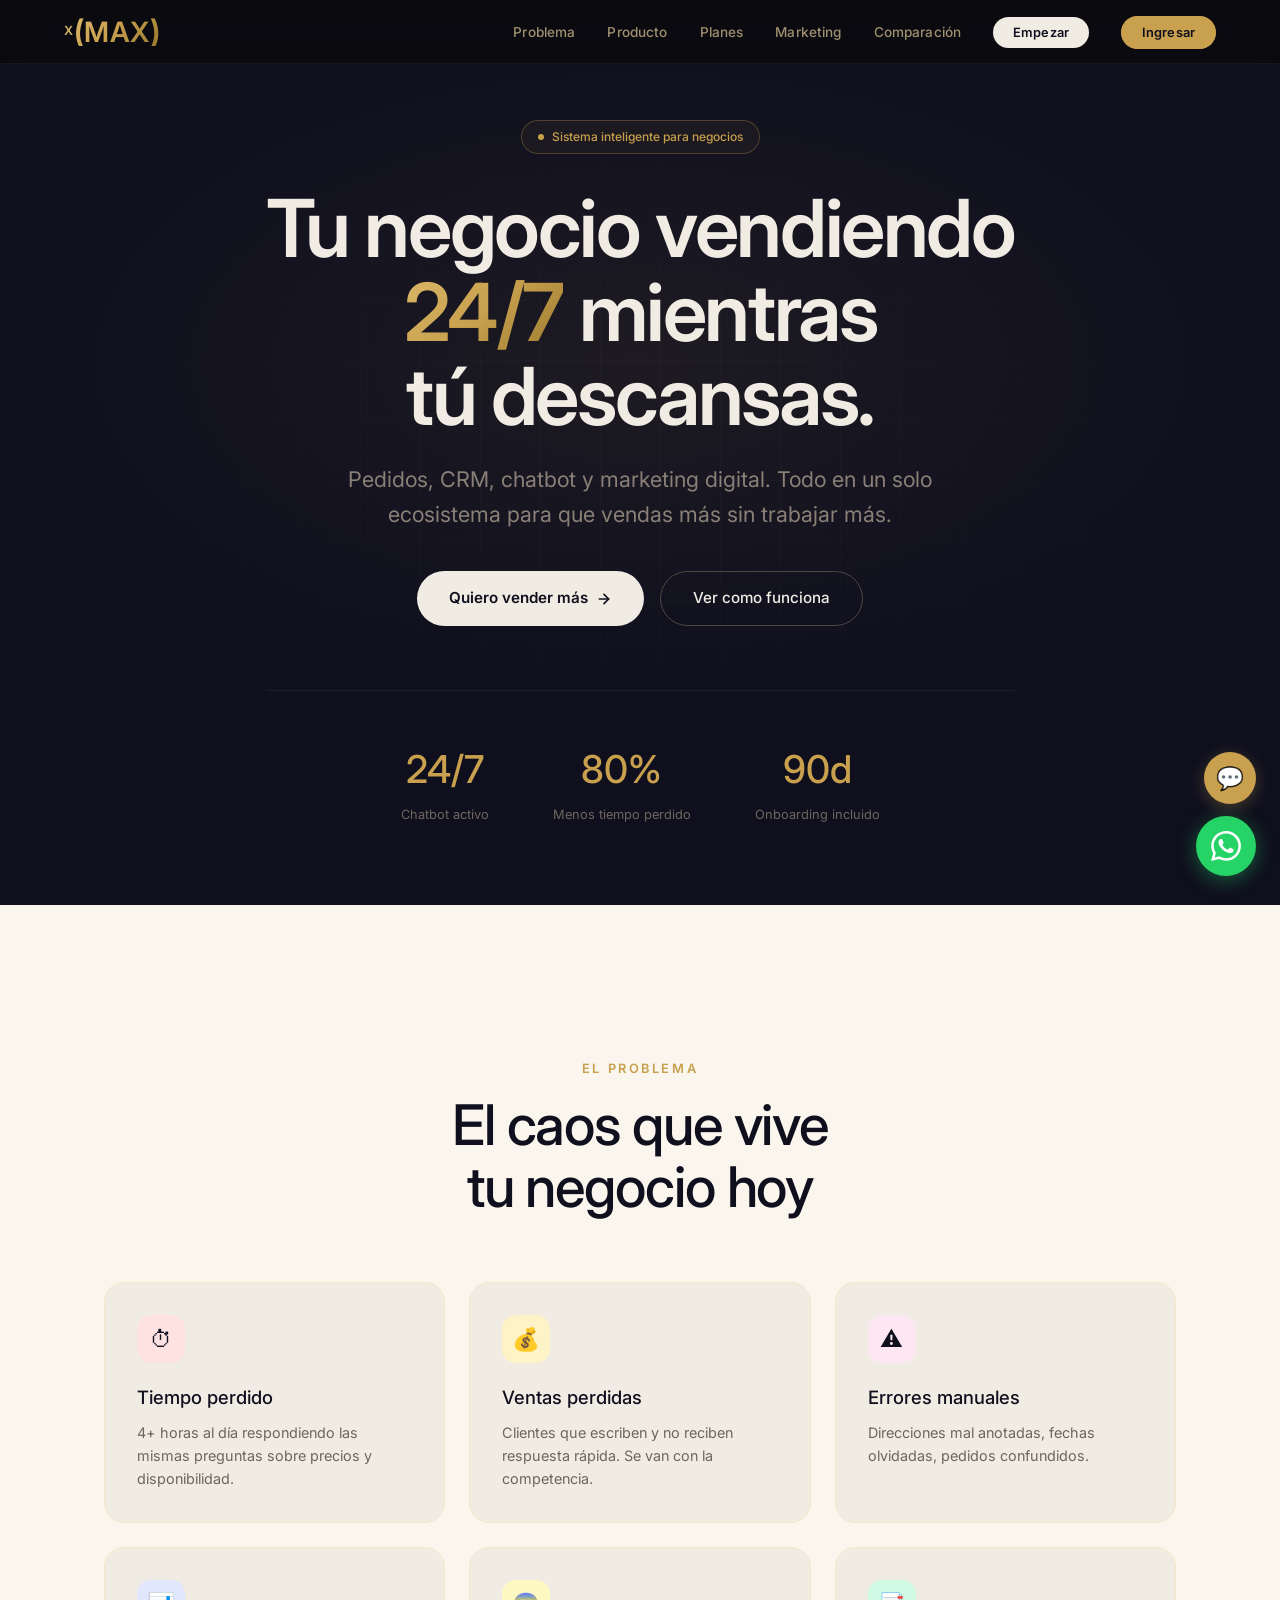
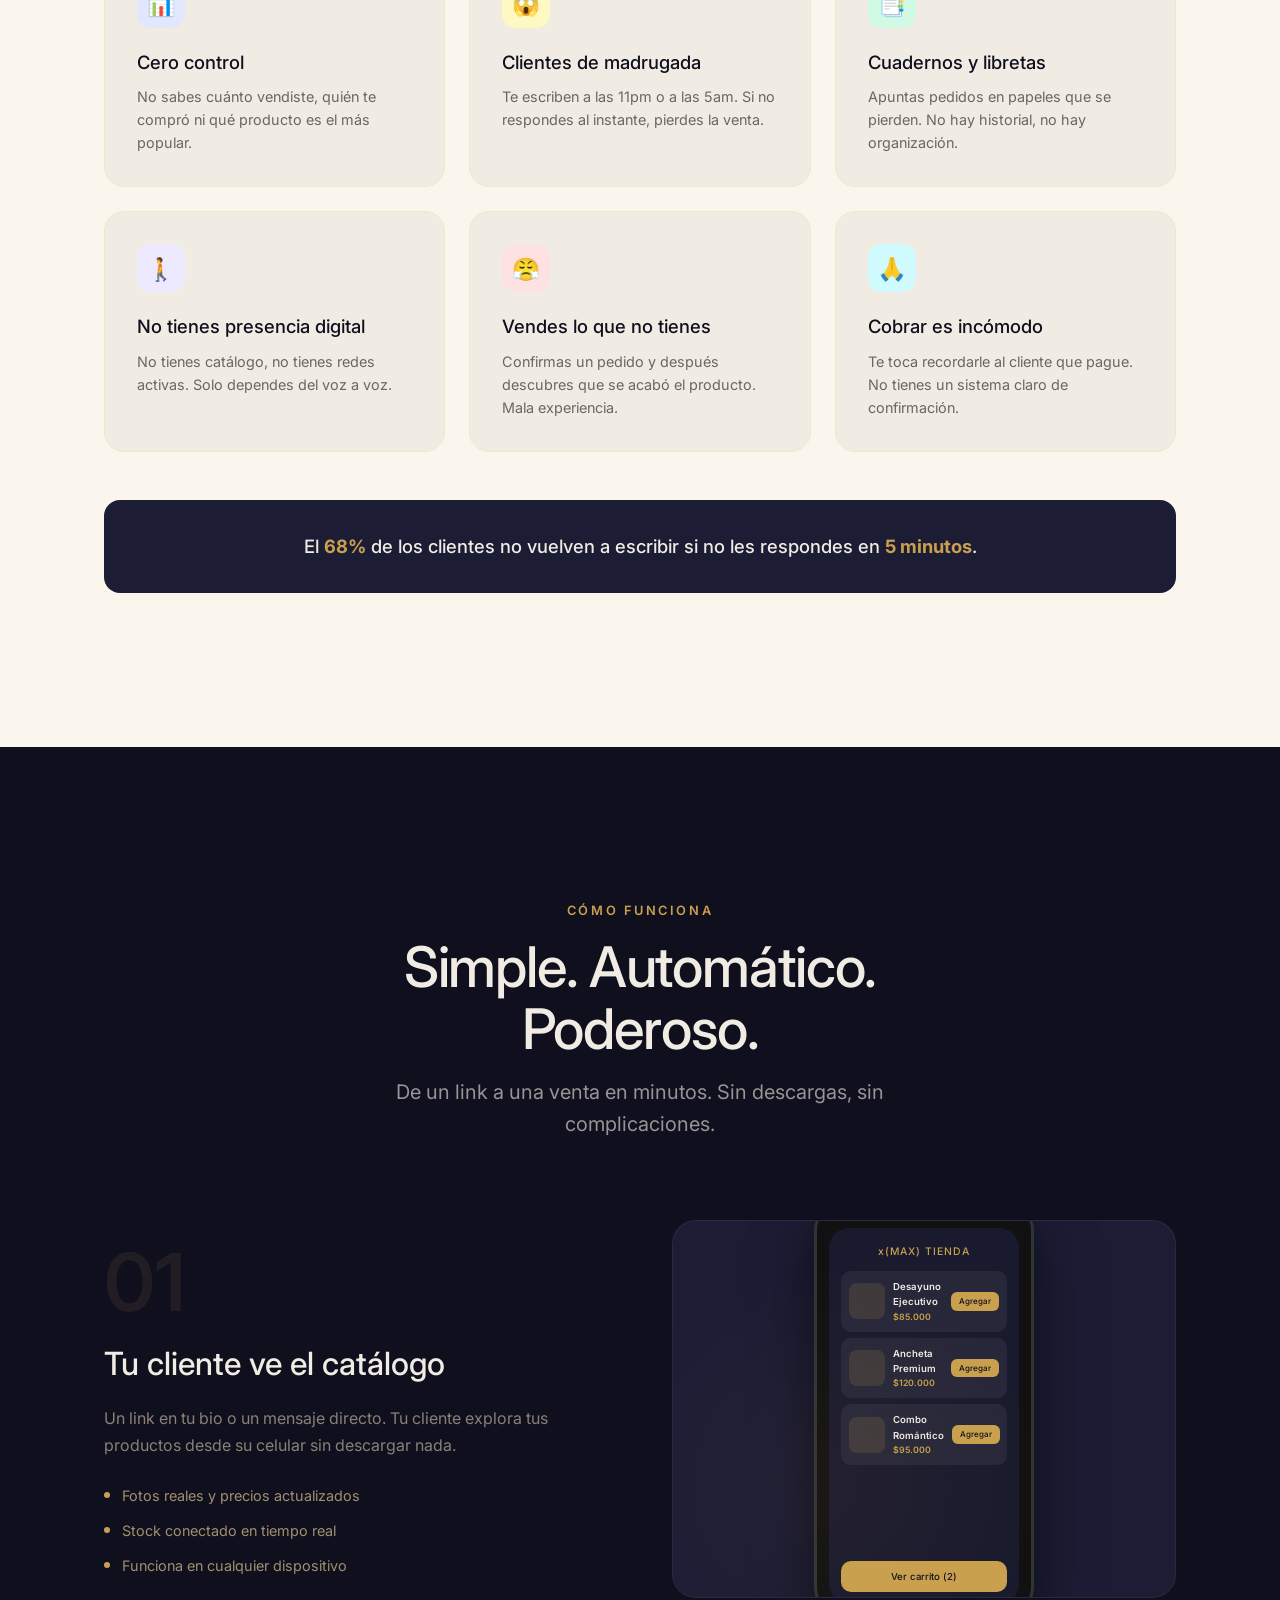
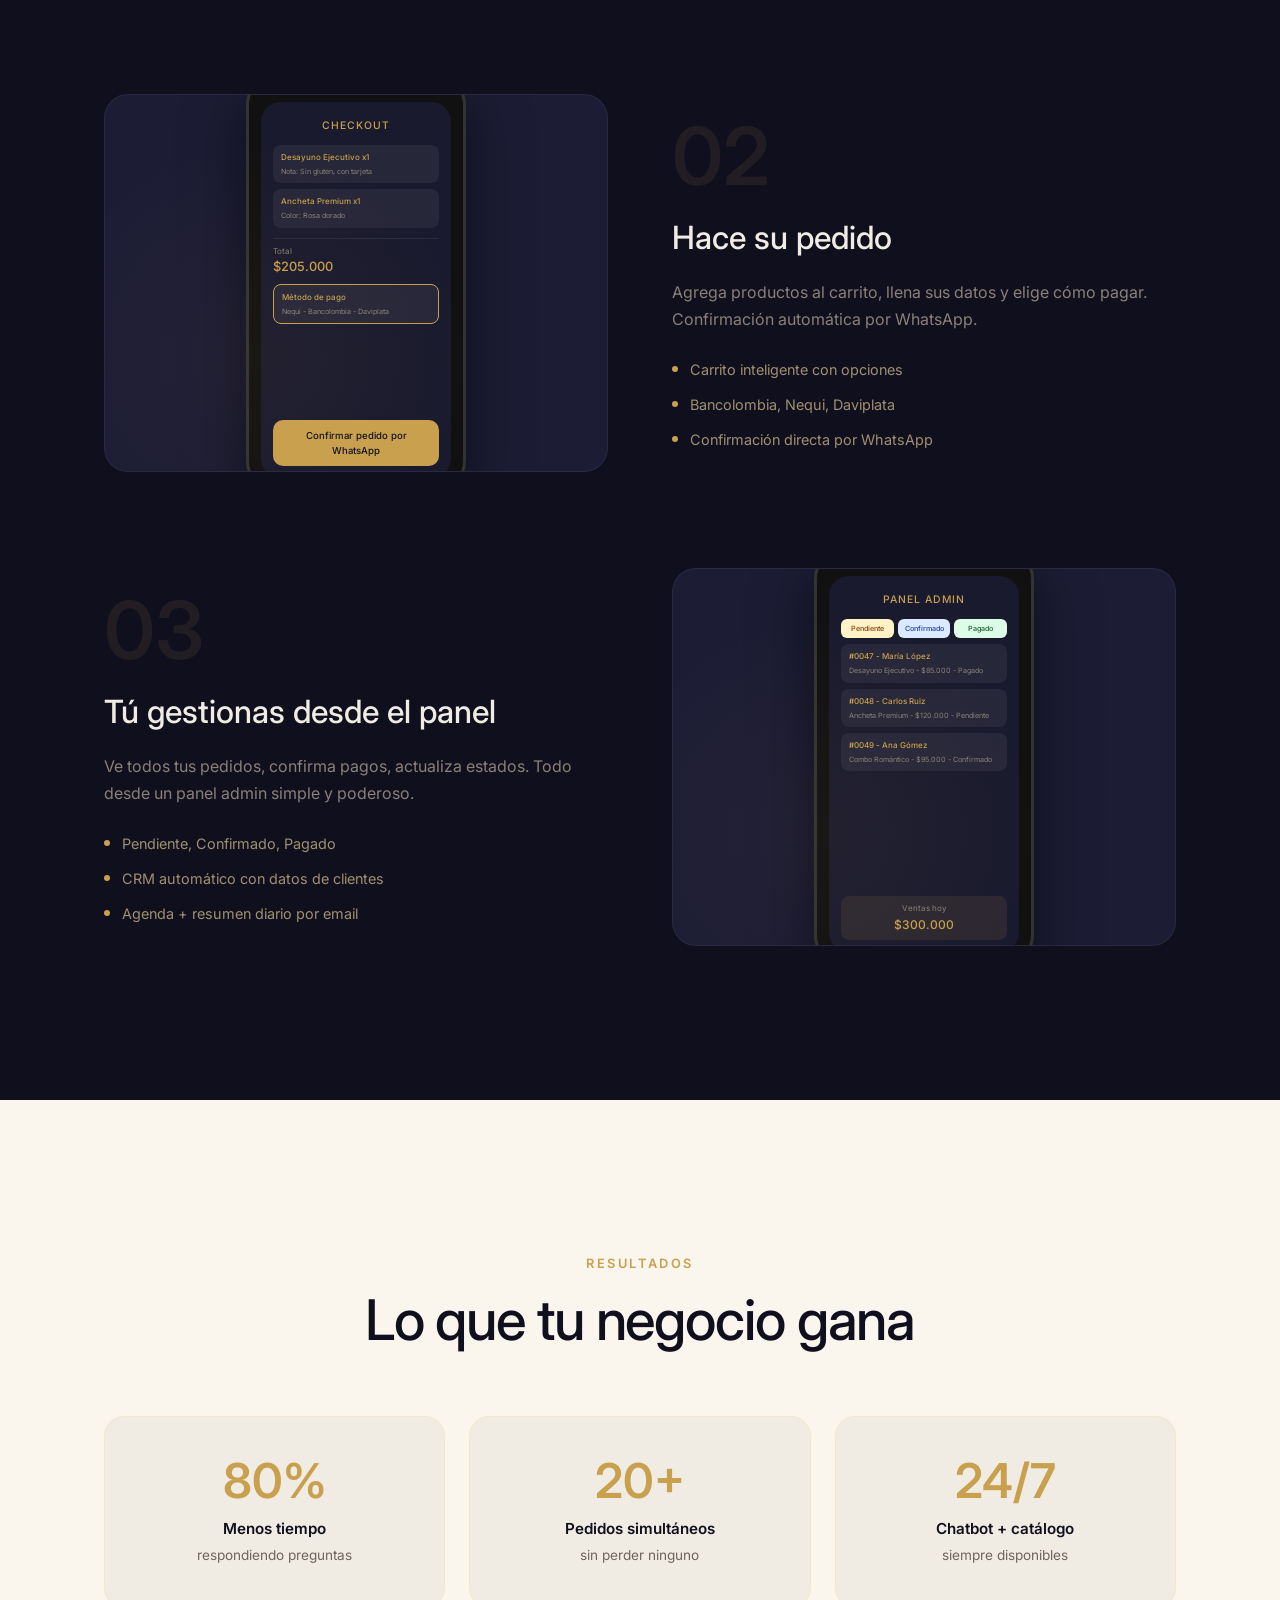
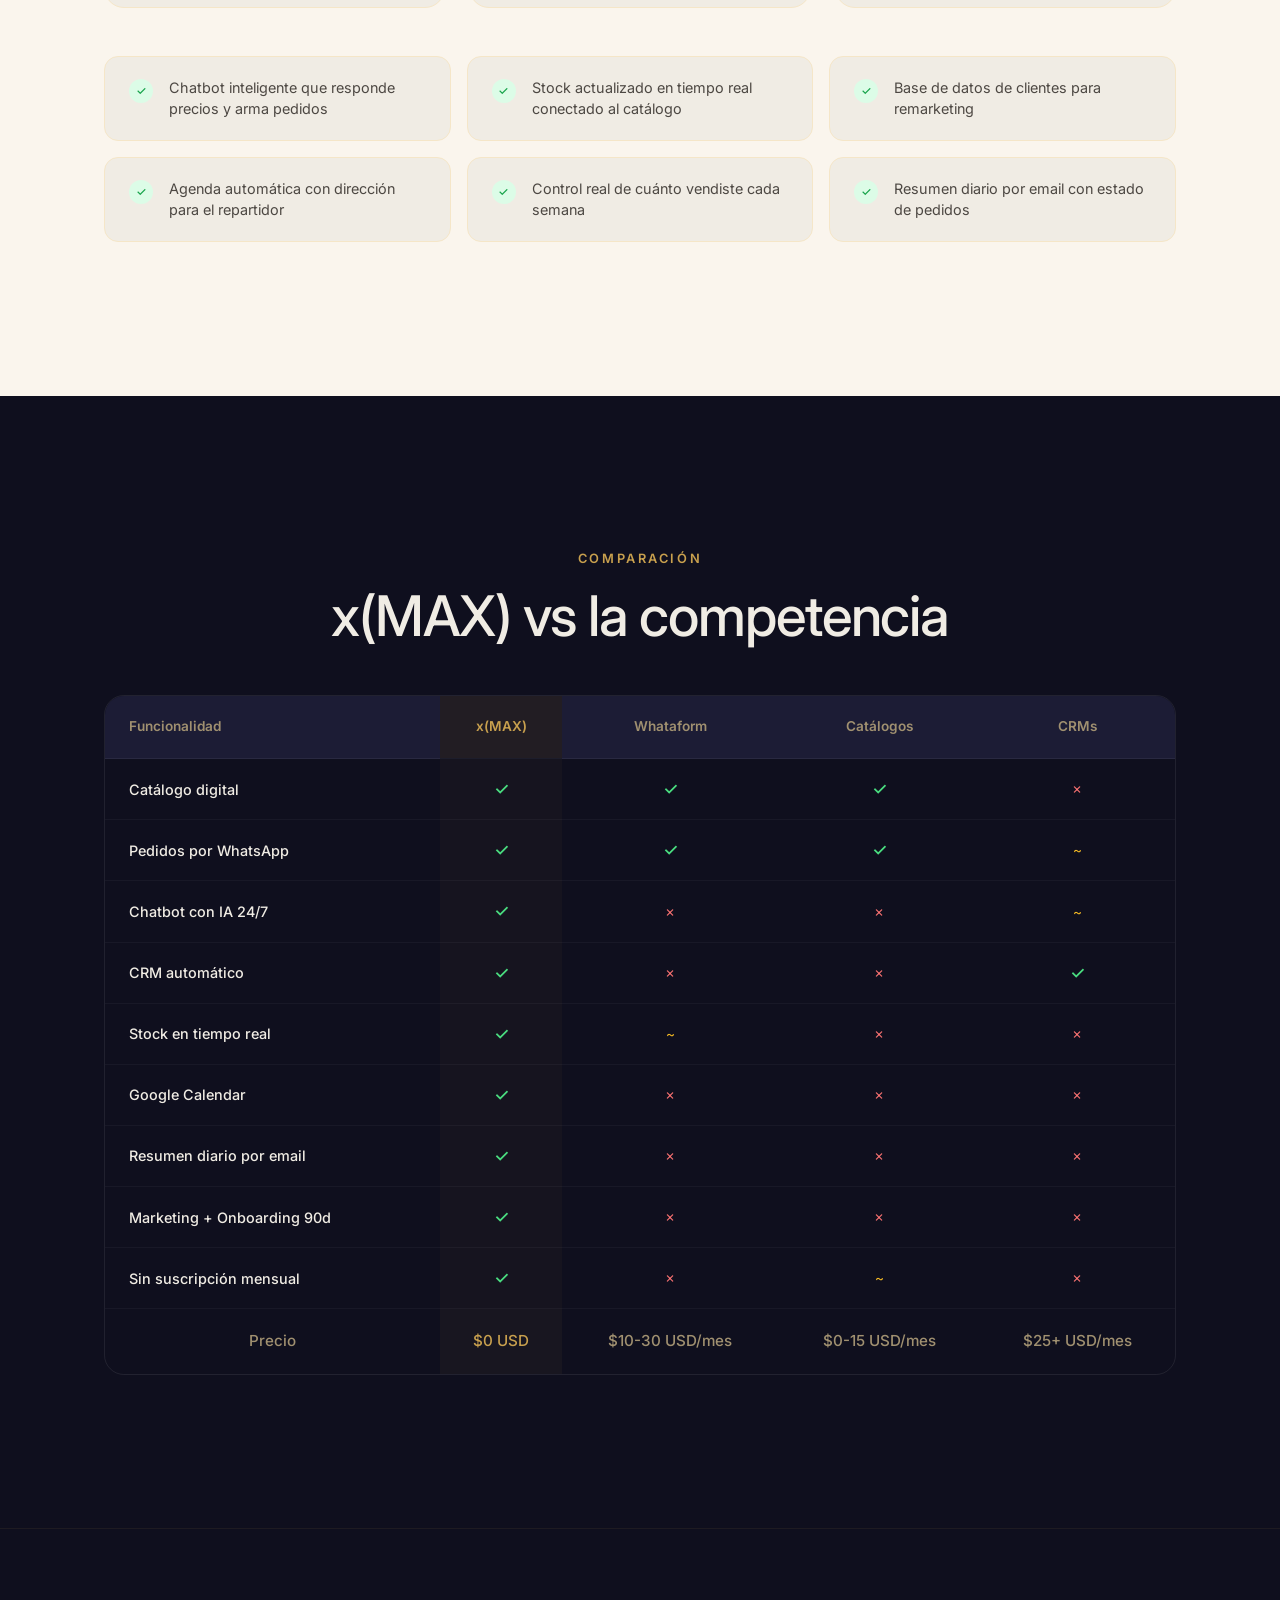
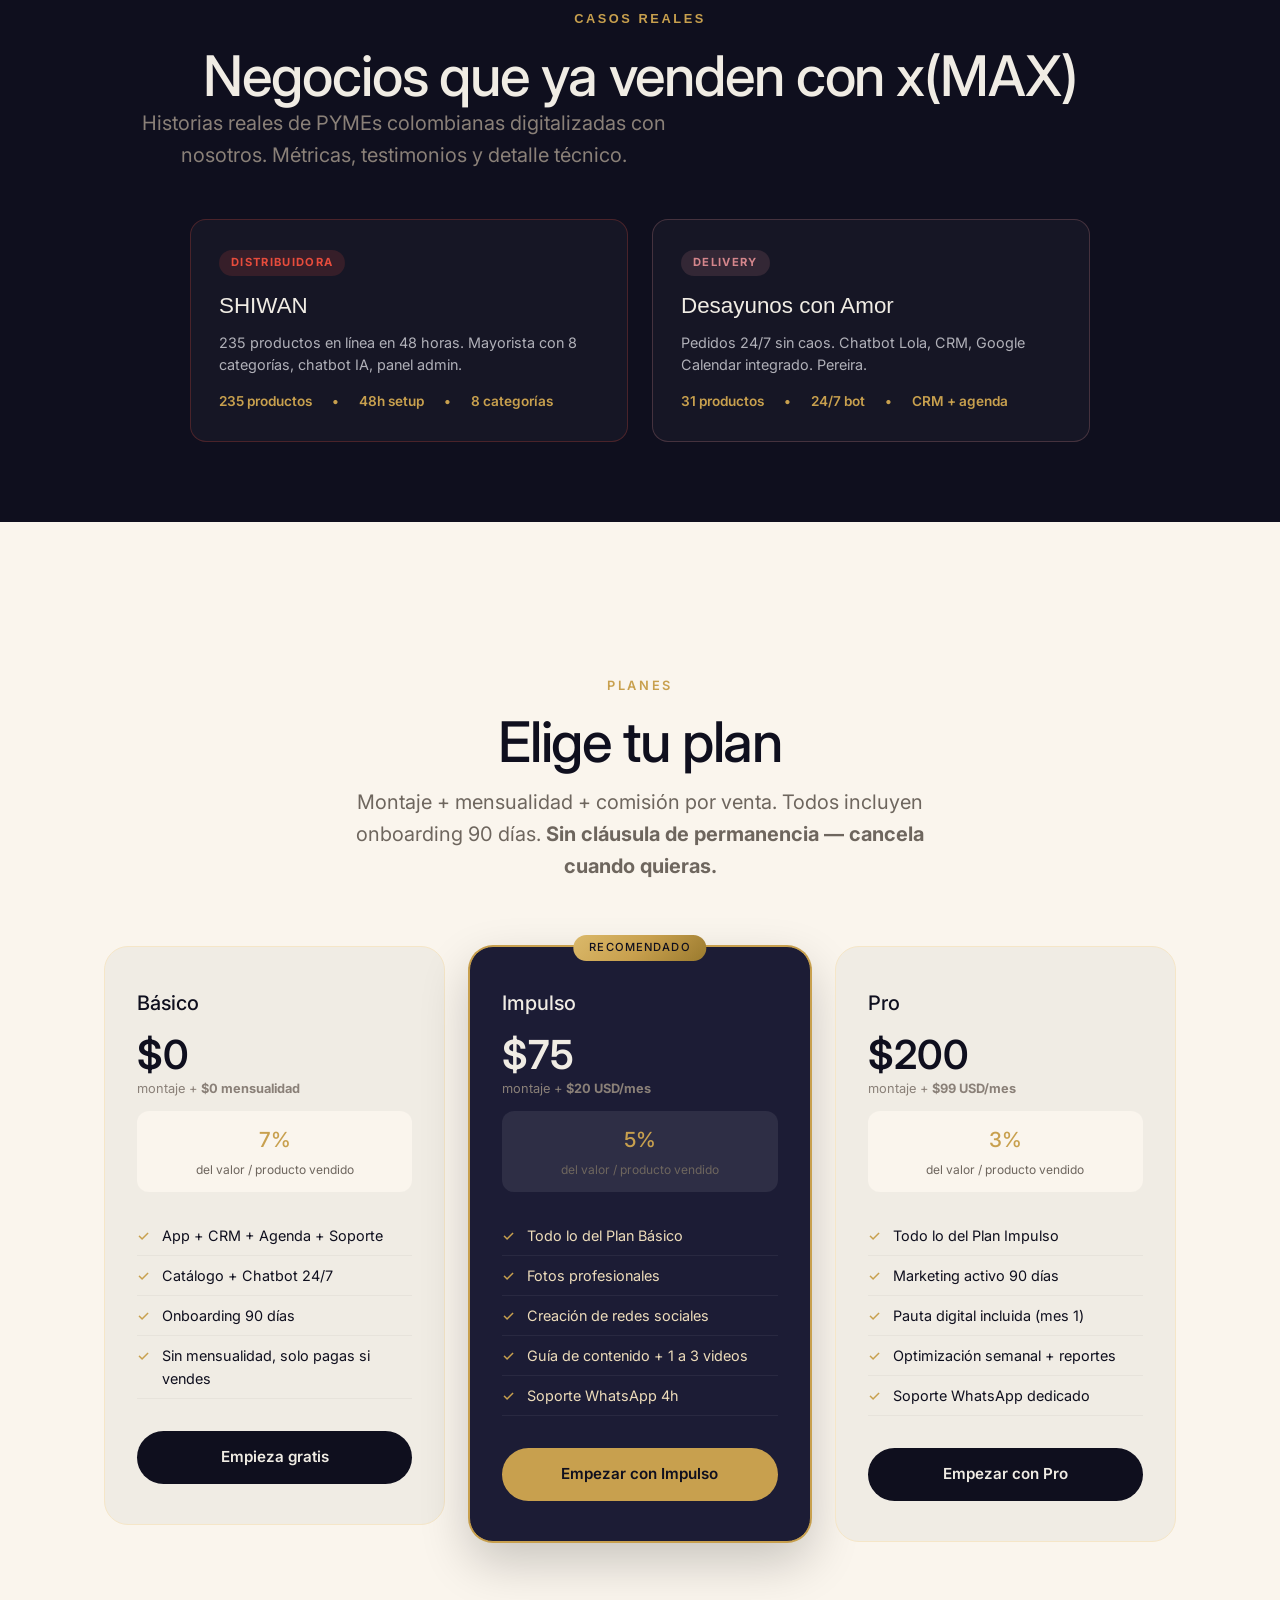
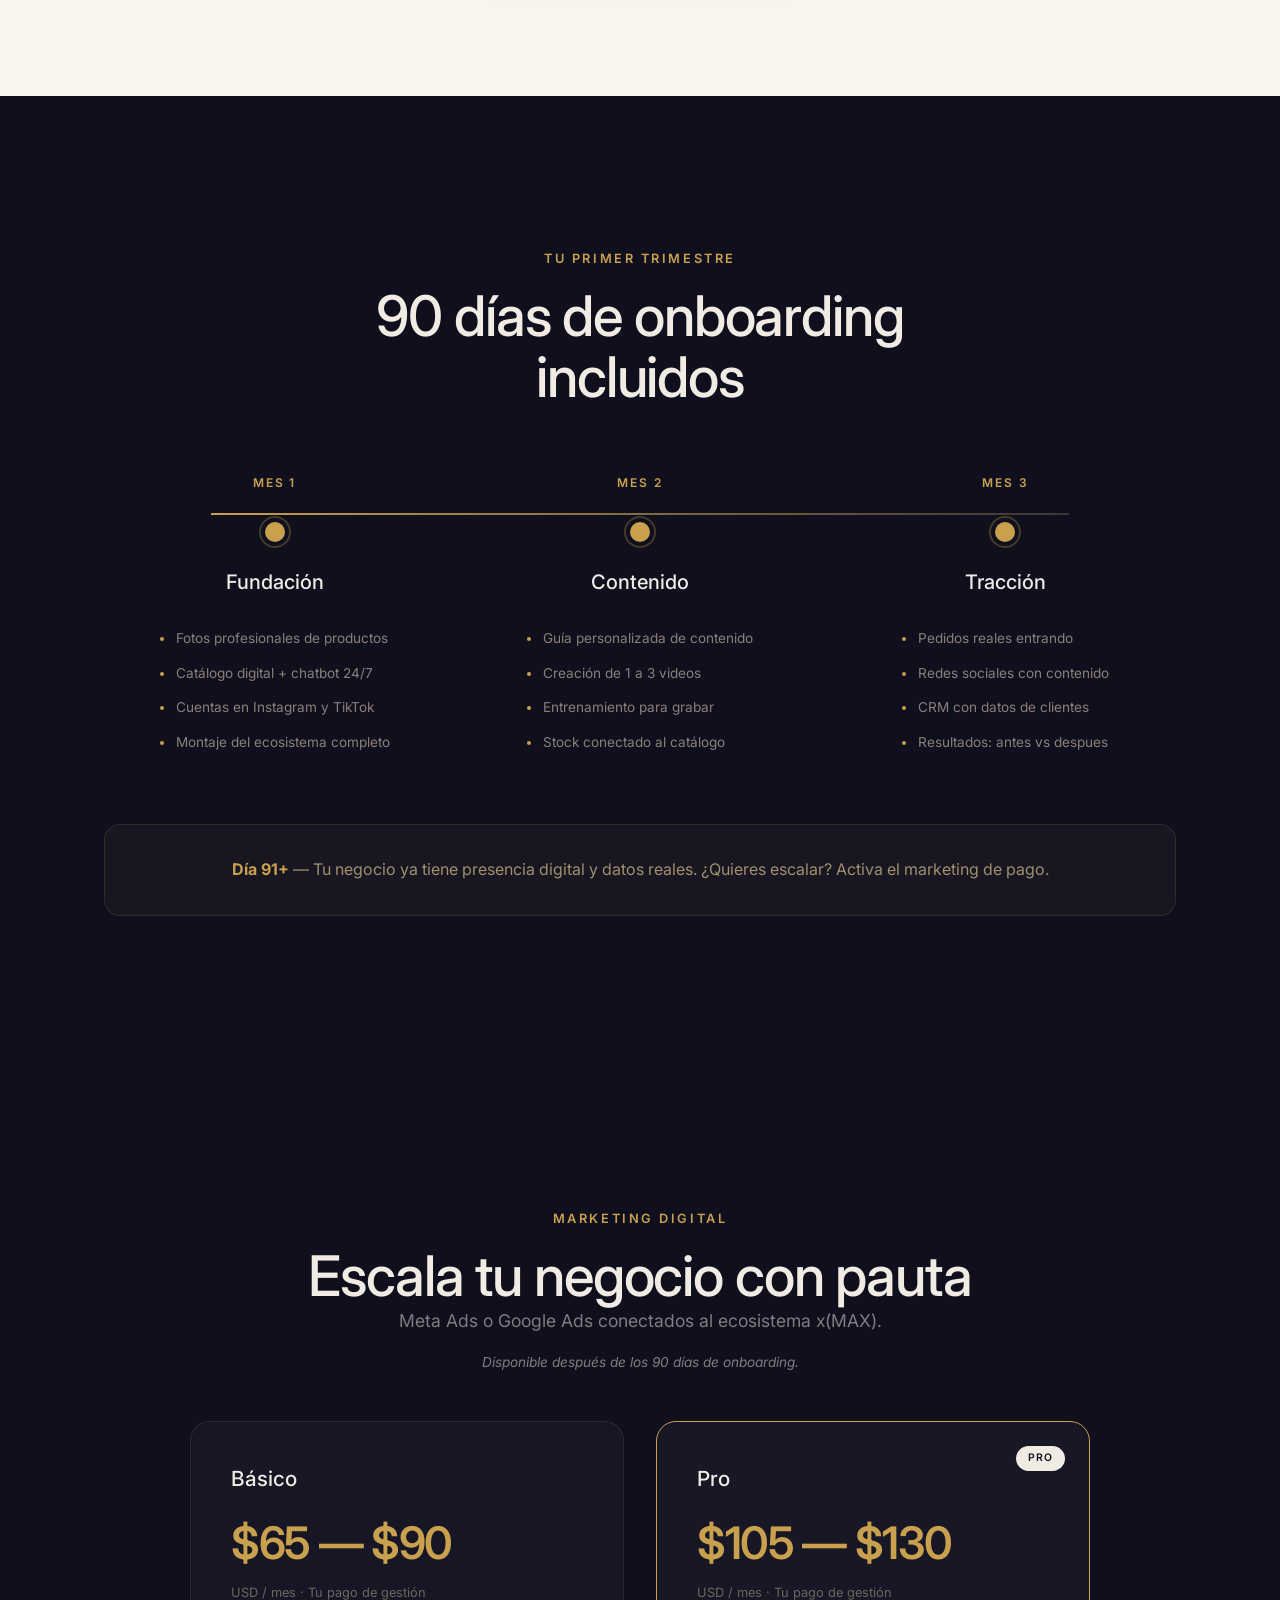
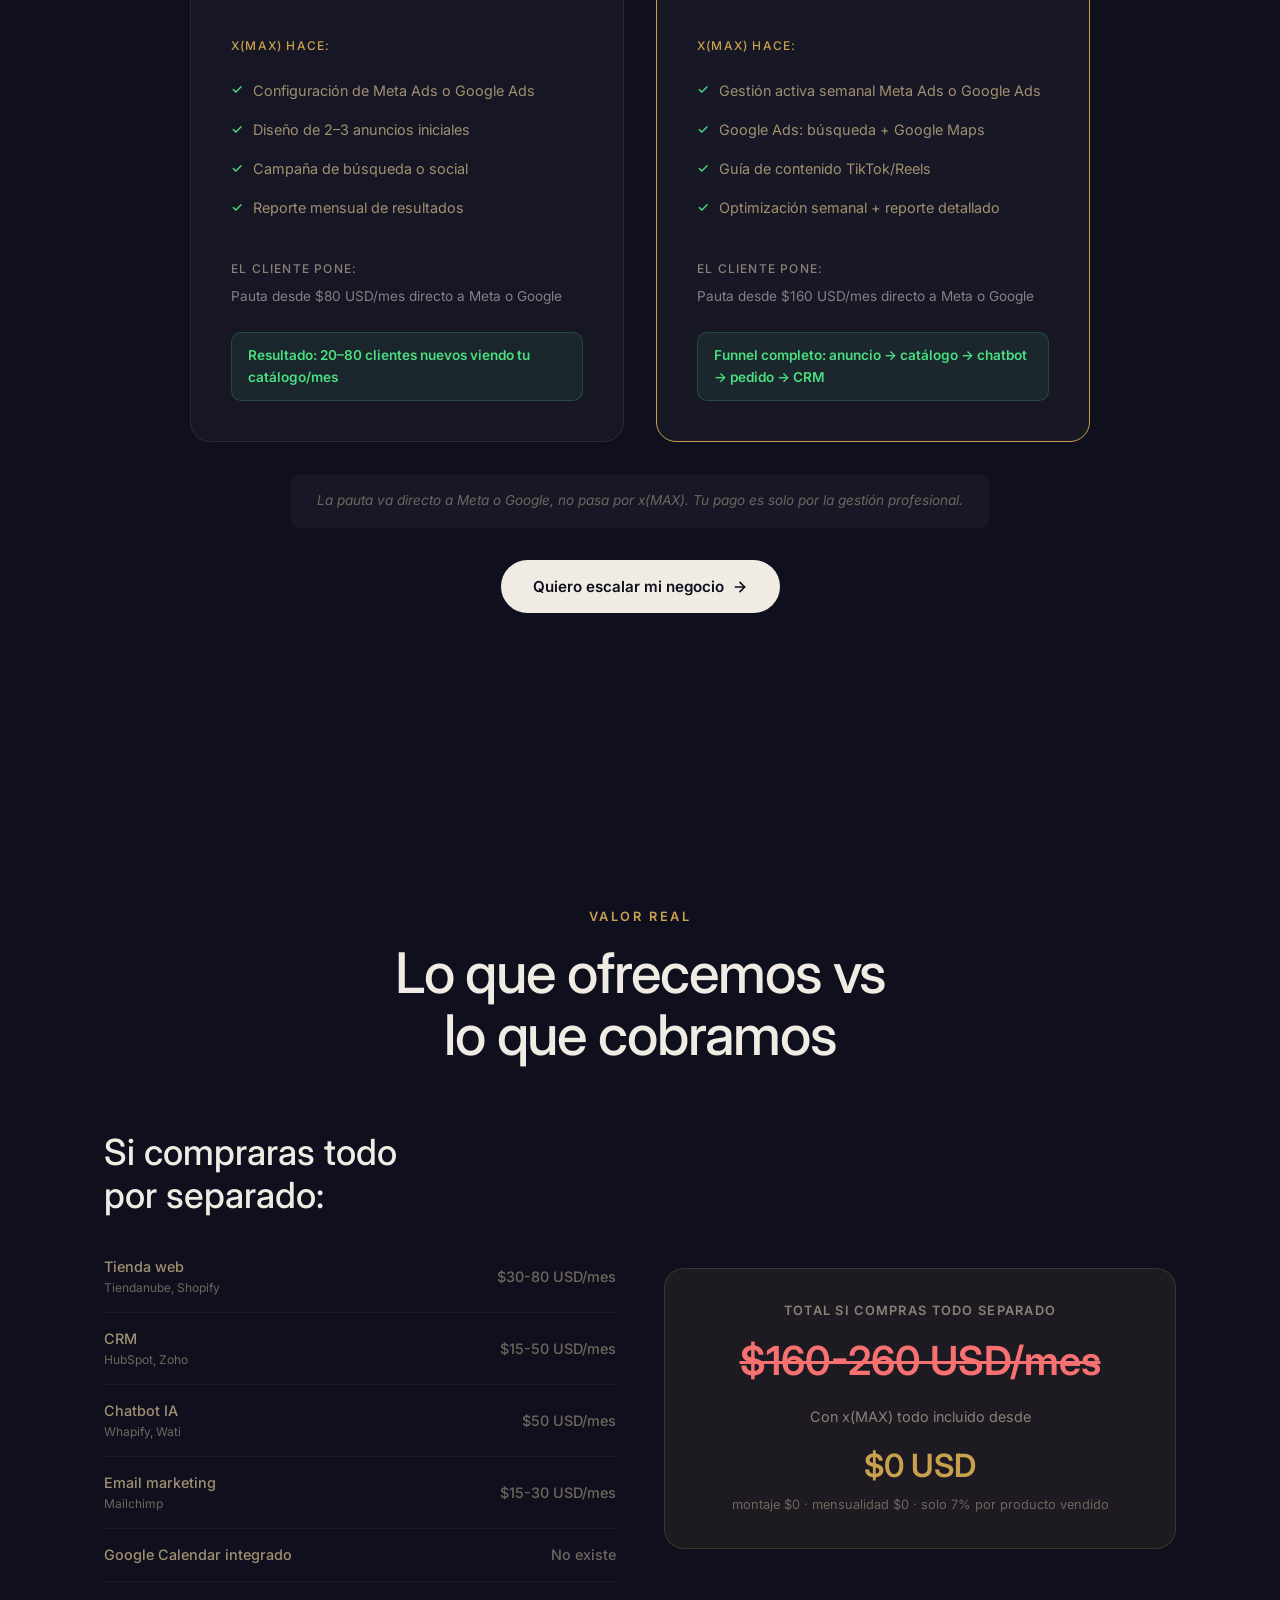
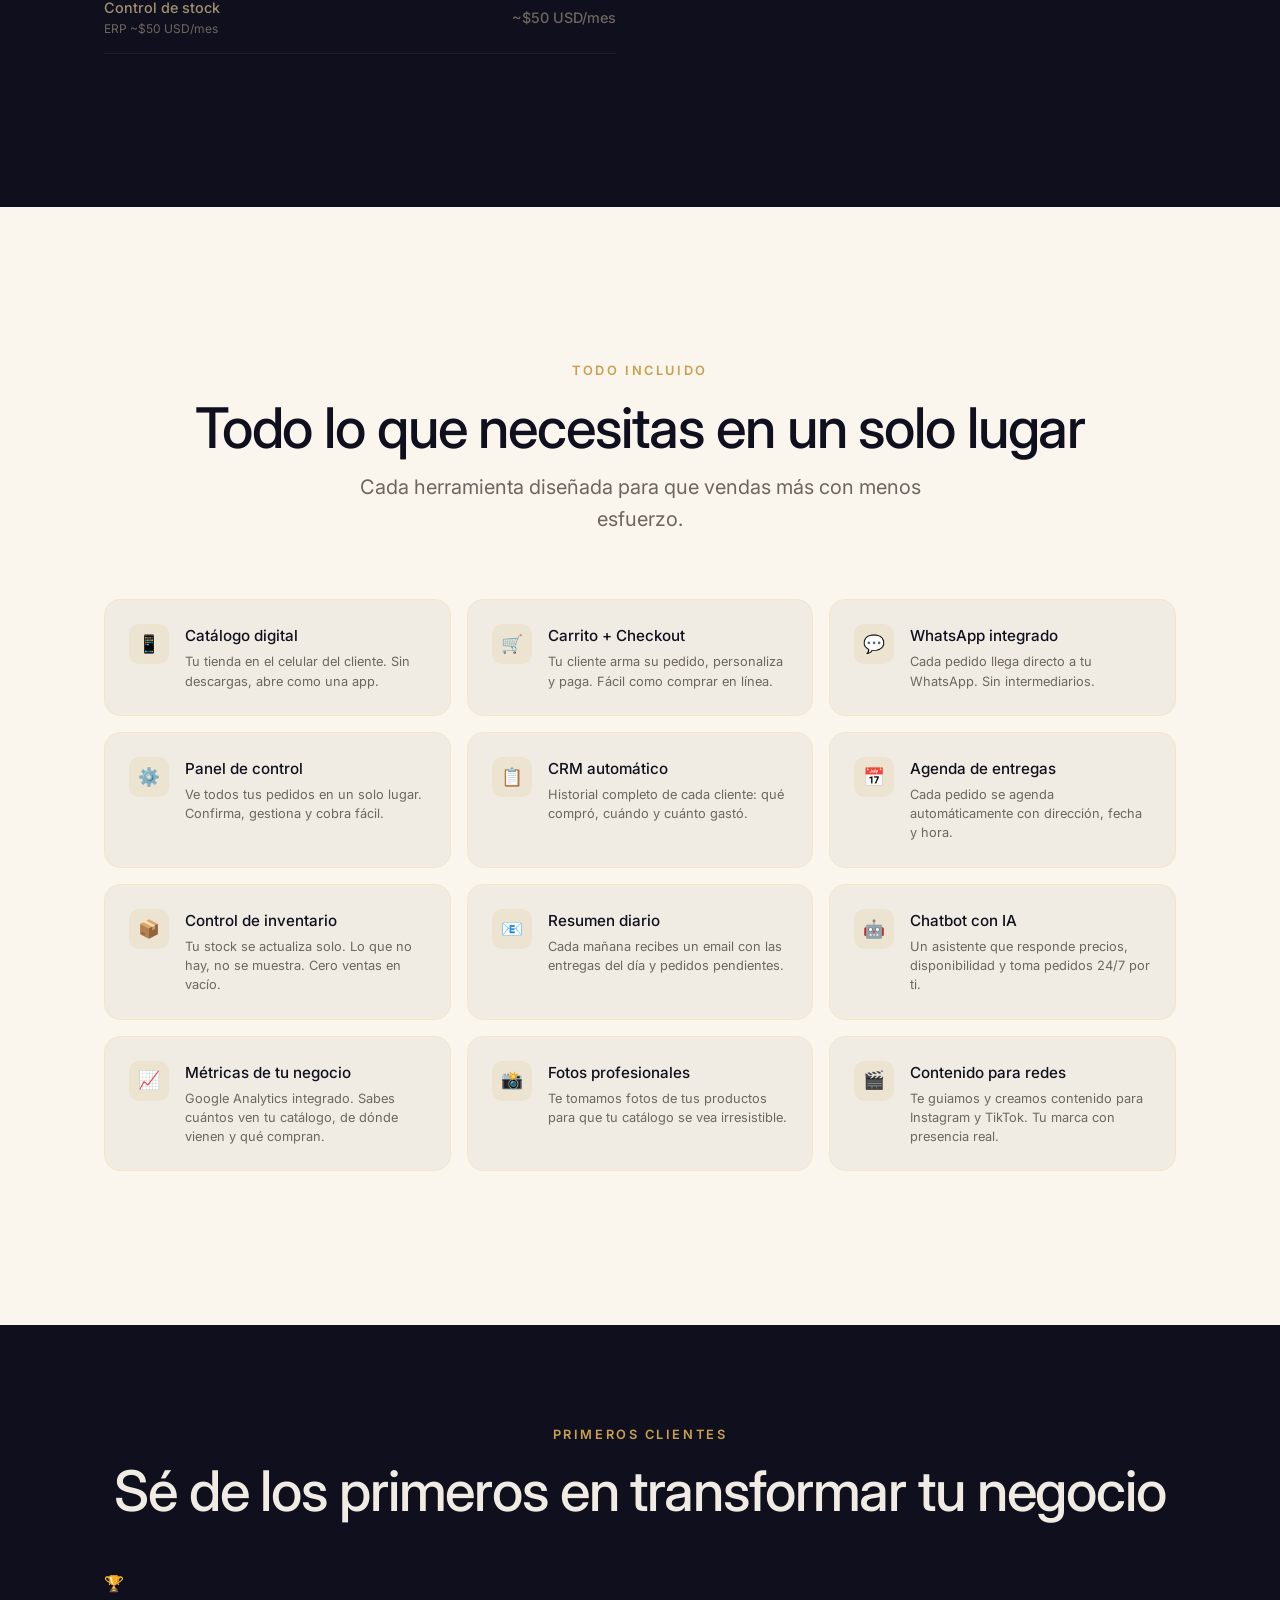
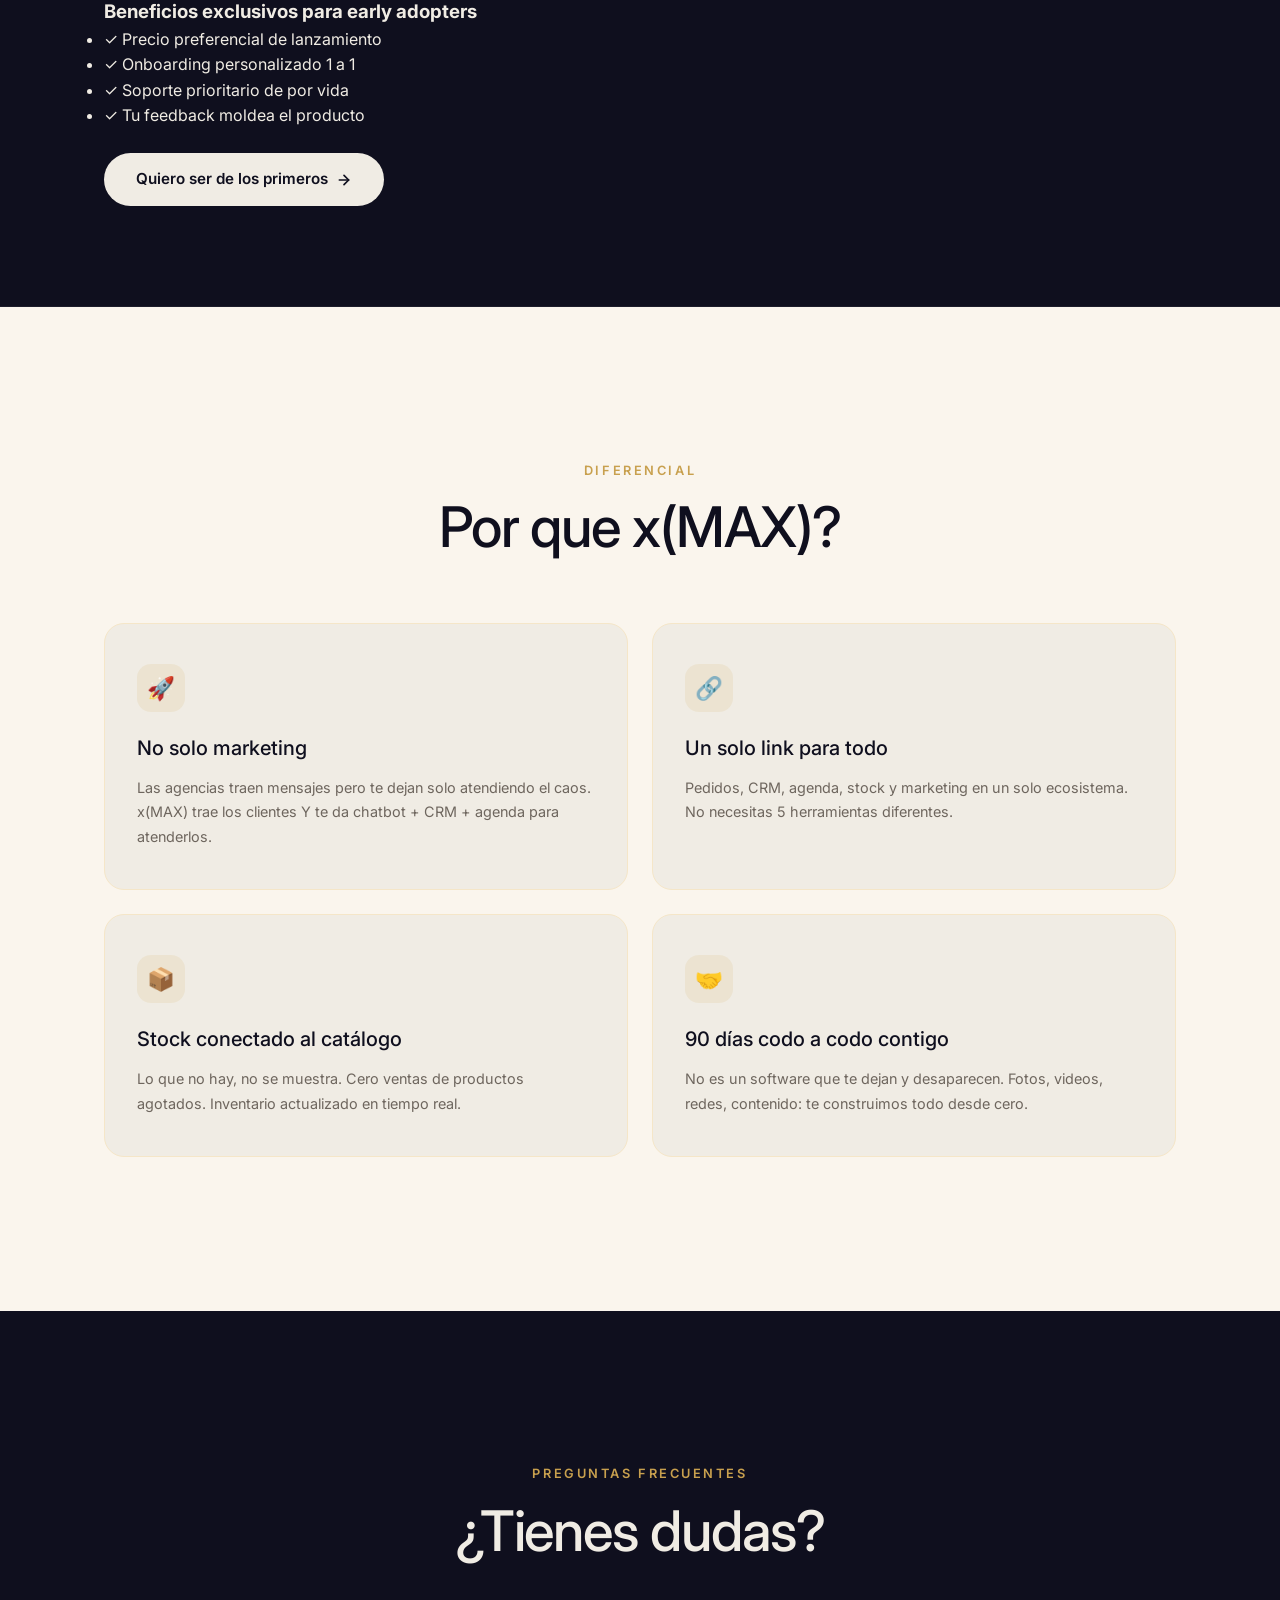
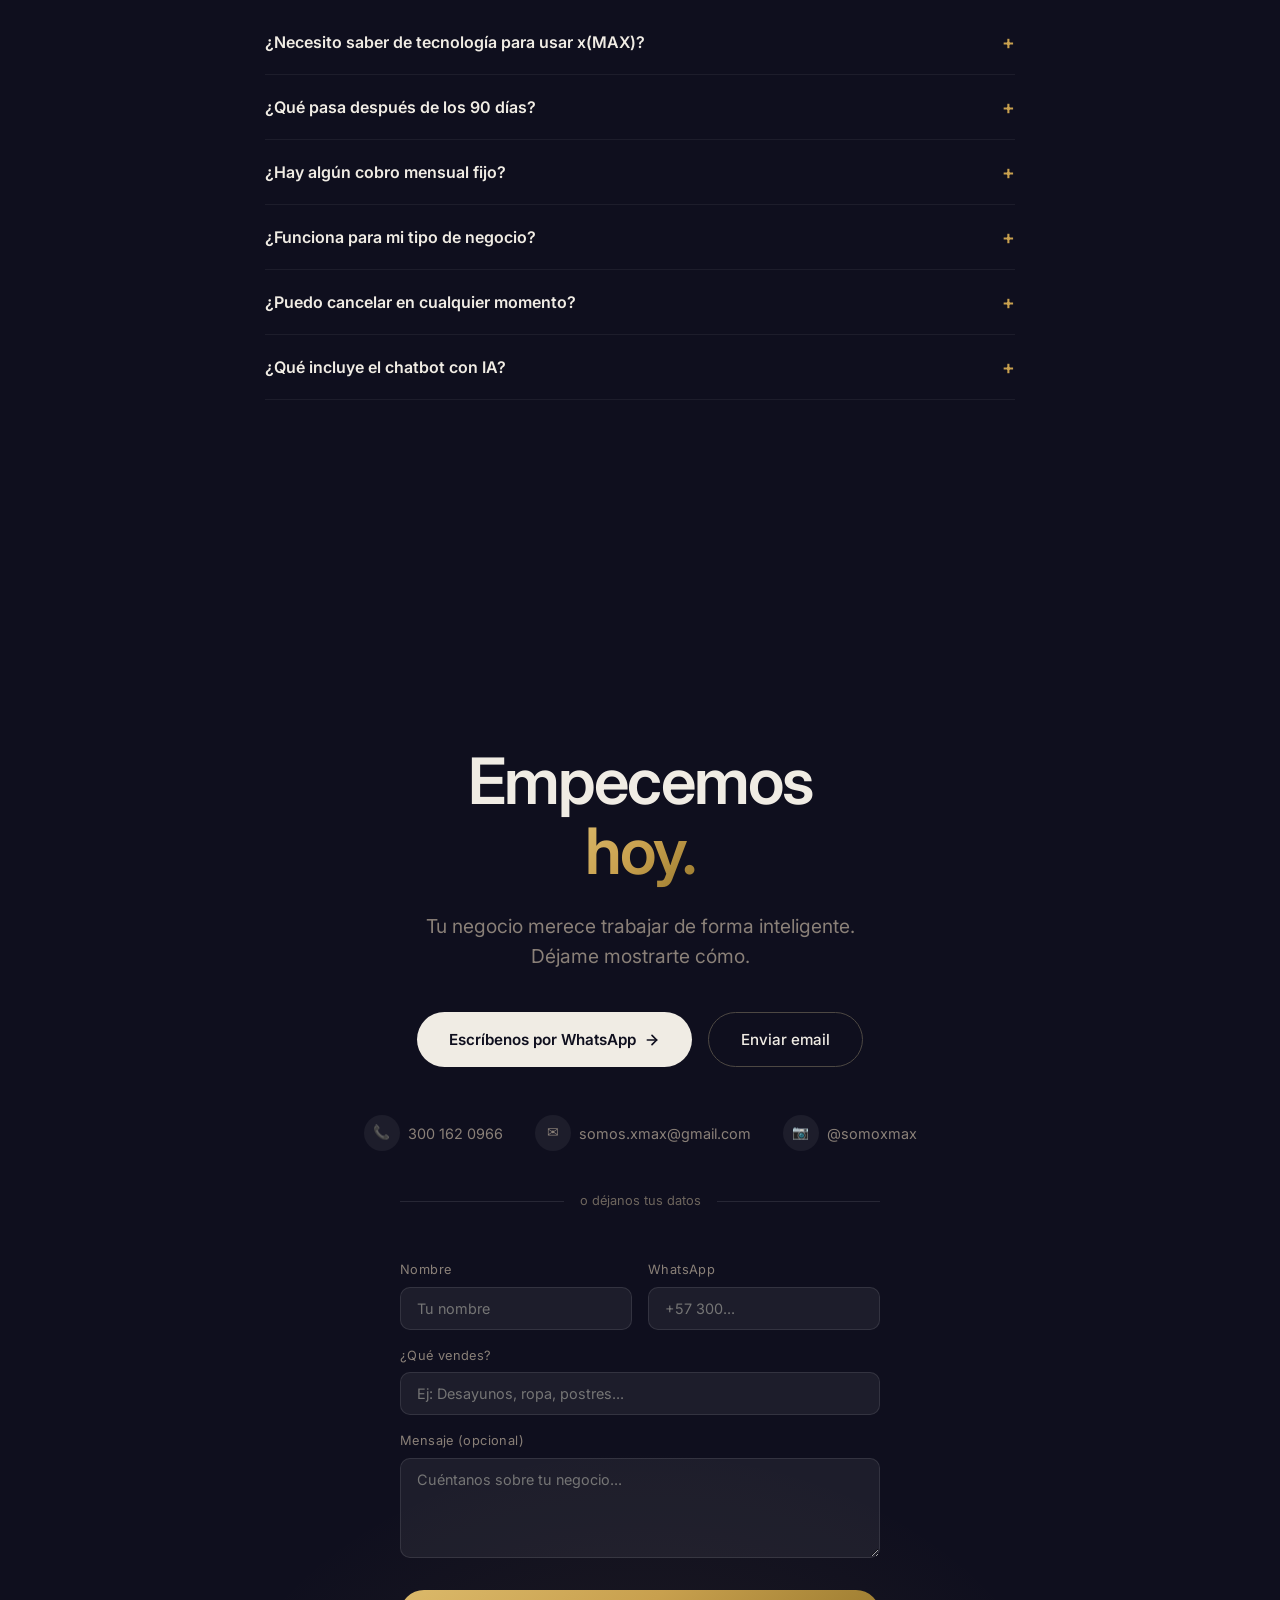
<file: index.html>
<!DOCTYPE html>
<html lang="es">
<head>
    <meta charset="UTF-8">
    <!-- Meta Pixel: desactivado 17-abr-2026 (cuenta inhabilitada, ver Notion MKT-02) -->
    <!-- Google Analytics -->
    <script async src="https://www.googletagmanager.com/gtag/js?id=G-PE68RVN55R"></script>
    <script>
        window.dataLayer = window.dataLayer || [];
        function gtag(){dataLayer.push(arguments);}
        gtag('js', new Date());
        gtag('config', 'G-PE68RVN55R');
    </script>
    <meta name="viewport" content="width=device-width, initial-scale=1.0">
    <title>somosxmax — Optimizamos y Organizamos tu Negocio</title>
    <meta name="description" content="somosxmax: sistema de pedidos, CRM, catálogo digital, chatbot 24/7 y marketing para pequeñas empresas en Colombia. Vende más sin trabajar más.">
    <meta name="keywords" content="somosxmax, marketing digital Colombia, CRM pequeñas empresas, chatbot negocios, catálogo digital, agencia marketing digital">
    <link rel="canonical" href="https://somosxmax.widagarpa.workers.dev/">
    <meta property="og:title" content="somosxmax — Optimizamos y Organizamos tu Negocio">
    <meta property="og:description" content="Pedidos, CRM, chatbot y marketing digital. Todo en un solo ecosistema para que vendas más sin trabajar más.">
    <meta property="og:image" content="https://somosxmax.widagarpa.workers.dev/assets/og-image.svg">
    <meta property="og:image:width" content="1200">
    <meta property="og:image:height" content="630">
    <meta property="og:url" content="https://somosxmax.widagarpa.workers.dev">
    <meta property="og:type" content="website">
    <meta property="og:site_name" content="somosxmax">
    <meta property="og:locale" content="es_CO">
    <meta name="twitter:card" content="summary_large_image">
    <meta name="twitter:title" content="somosxmax — Marketing Digital para tu Negocio">
    <meta name="twitter:description" content="CRM, chatbot 24/7 y marketing digital para pequeñas empresas en Colombia.">
    <meta name="twitter:image" content="https://somosxmax.widagarpa.workers.dev/assets/og-image.svg">
    <link rel="icon" type="image/svg+xml" href="assets/favicon.svg">
    <script type="application/ld+json">
    [
        {
            "@context": "https://schema.org",
            "@type": "Organization",
            "name": "somosxmax",
            "alternateName": ["x(MAX)", "xMAX by PORMAX", "PORMAX"],
            "description": "Agencia de marketing digital en Colombia. CRM, chatbot 24/7, catálogo digital y marketing para pequeñas empresas.",
            "url": "https://somosxmax.widagarpa.workers.dev",
            "email": "somos.xmax@gmail.com",
            "telephone": "+573001620966",
            "areaServed": {
                "@type": "Country",
                "name": "Colombia"
            },
            "serviceType": ["Marketing Digital", "CRM", "Chatbot", "Catálogo Digital", "Diseño Web"],
            "sameAs": [
                "https://www.facebook.com/profile.php?id=61578468688463",
                "https://www.instagram.com/somoxmax/"
            ]
        },
        {
            "@context": "https://schema.org",
            "@type": "SoftwareApplication",
            "name": "somosxmax",
            "alternateName": "x(MAX)",
            "description": "Sistema de pedidos, CRM, catálogo digital y chatbot 24/7 para pequeñas empresas en Colombia.",
            "applicationCategory": "BusinessApplication",
            "operatingSystem": "Web",
            "offers": [
                {
                    "@type": "Offer",
                    "name": "Plan Básico",
                    "price": "0",
                    "priceCurrency": "USD",
                    "description": "Montaje $0. Mensualidad $0. Comisión 7% por venta. App + CRM + Catálogo + Chatbot 24/7 + Onboarding 90 días. Sin cláusula de permanencia."
                },
                {
                    "@type": "Offer",
                    "name": "Plan Impulso",
                    "price": "75",
                    "priceCurrency": "USD",
                    "description": "Montaje $75 USD + Mensualidad $20 USD + Comisión 5%. Todo lo del Plan Básico + Fotos profesionales + Redes sociales + Videos. Sin cláusula de permanencia."
                },
                {
                    "@type": "Offer",
                    "name": "Plan Pro",
                    "price": "200",
                    "priceCurrency": "USD",
                    "description": "Montaje $200 USD + Mensualidad $99 USD + Comisión 3%. Todo lo del Plan Impulso + Marketing activo 90 días + Pauta digital incluida. Sin cláusula de permanencia."
                }
            ],
            "provider": {
                "@type": "Organization",
                "name": "somosxmax",
                "url": "https://somosxmax.widagarpa.workers.dev"
            }
        }
    ]
    </script>
    <link rel="preconnect" href="https://fonts.googleapis.com">
    <link rel="preconnect" href="https://fonts.gstatic.com" crossorigin>
    <link href="https://fonts.googleapis.com/css2?family=Inter:wght@300;400;500;600&display=swap" rel="stylesheet">
    <link href="https://api.fontshare.com/v2/css?f[]=clash-display@400,500,600&display=swap" rel="stylesheet">
    <style>
        /* ========== RESET & BASE ========== */
        *, *::before, *::after { margin: 0; padding: 0; box-sizing: border-box; }

        :root {
            --black: #0f0f1e;
            --white: #f0ece4;
            --gray-50: #faf5ed;
            --gray-100: #f5e6c8;
            --gray-200: #eddcba;
            --gray-300: #a09070;
            --gray-400: #8a8078;
            --gray-500: #6e665e;
            --text-light: rgba(240,236,228,0.75);
            --gray-600: #4d4843;
            --gray-700: #3a3632;
            --gray-800: #1c1c35;
            --accent: #c8a04e;
            --accent-light: #dbb96a;
            --accent-glow: rgba(200, 160, 78, 0.12);
            --gradient-dark: linear-gradient(180deg, #0f0f1e 0%, #16162b 100%);
            --gradient-accent: linear-gradient(135deg, #dbb96a 0%, #c8a04e 50%, #9a7a2e 100%);
            --font-primary: 'Inter', -apple-system, BlinkMacSystemFont, sans-serif;
            --font-display: 'Clash Display', 'Inter', sans-serif;
            --ease-out: cubic-bezier(0.25, 0.46, 0.45, 0.94);
            --ease-spring: cubic-bezier(0.34, 1.56, 0.64, 1);
        }

        html {
            scroll-behavior: smooth;
            -webkit-font-smoothing: antialiased;
            -moz-osx-font-smoothing: grayscale;
        }

        body {
            font-family: var(--font-primary);
            background: var(--black);
            color: var(--white);
            overflow-x: hidden;
            line-height: 1.6;
        }

        ::selection {
            background: var(--accent);
            color: var(--black);
        }

        a { text-decoration: none; color: inherit; }
        img { max-width: 100%; display: block; }
        button { cursor: pointer; border: none; background: none; font-family: inherit; }

        /* ========== UTILITY ========== */
        .container {
            max-width: 1200px;
            margin: 0 auto;
            padding: 0 clamp(20px, 5vw, 80px);
        }

        .section-label {
            font-family: var(--font-display);
            font-size: 0.8rem;
            font-weight: 600;
            letter-spacing: 0.2em;
            text-transform: uppercase;
            color: var(--accent);
            margin-bottom: 1rem;
        }

        .section-title {
            font-family: var(--font-display);
            font-size: clamp(2rem, 5vw, 3.5rem);
            font-weight: 500;
            line-height: 1.1;
            letter-spacing: -0.02em;
        }

        .section-subtitle {
            font-size: clamp(1rem, 2vw, 1.25rem);
            color: var(--gray-400);
            max-width: 600px;
            line-height: 1.6;
        }

        .reveal {
            opacity: 0;
            transform: translateY(40px);
            transition: opacity 0.8s var(--ease-out), transform 0.8s var(--ease-out);
        }
        .reveal.visible {
            opacity: 1;
            transform: translateY(0);
        }
        .reveal-delay-1 { transition-delay: 0.1s; }
        .reveal-delay-2 { transition-delay: 0.2s; }
        .reveal-delay-3 { transition-delay: 0.3s; }
        .reveal-delay-4 { transition-delay: 0.4s; }


        /* === Dark section text overrides === */
        .hero .section-subtitle,
        .how-it-works .section-subtitle,
        .comparison .section-subtitle,
        .final-cta .section-subtitle,
        .marketing .section-subtitle,
        .timeline .section-subtitle { color: rgba(240,236,228,0.6); }

        .hero p, .how-it-works p, .comparison p,
        .final-cta p, .marketing p, .timeline p,
        .how-step p, .mkt-card p { color: rgba(240,236,228,0.5); }

        .footer-copy, .footer-links a,
        .chatbot-subtitle { color: rgba(240,236,228,0.5); }

        .comparison-table td { color: rgba(240,236,228,0.7); }

        /* Light section text — ensure dark readable text */
        .problem .section-subtitle,
        .benefits .section-subtitle,
        .pricing .section-subtitle,
        .why .section-subtitle { color: #6e665e; }

        .problem-card p, .benefit-stat-card p,
        .why-card p, .feature-card p { color: #6e665e; }

        .price-card p, .commission-box p { color: #6e665e; }

        /* Price cards with dark bg inside light section */
        .price-card.featured p,
        .price-card.featured .price-sub,
        .price-card.featured li { color: rgba(240,236,228,0.7); }

        /* ========== NAV ========== */
        .nav {
            position: fixed;
            top: 0;
            left: 0;
            right: 0;
            z-index: 1000;
            padding: 0 clamp(20px, 5vw, 80px);
            height: 64px;
            display: flex;
            align-items: center;
            justify-content: space-between;
            background: rgba(15, 15, 30, 0.85);
            backdrop-filter: saturate(180%) blur(20px);
            -webkit-backdrop-filter: saturate(180%) blur(20px);
            border-bottom: 1px solid rgba(200,160,78,0.08);
            transition: background 0.3s;
        }

        .nav-logo img {
            height: 48px;
            width: auto;
        }

        .nav-links {
            display: flex;
            gap: 2rem;
            list-style: none;
            align-items: center;
        }

        .nav-links a {
            font-size: 0.85rem;
            font-weight: 500;
            color: var(--gray-300);
            transition: color 0.2s;
            letter-spacing: 0.01em;
        }

        .nav-links a:hover { color: var(--white); }

        .nav-cta {
            background: var(--white) !important;
            color: var(--black) !important;
            padding: 0.5rem 1.25rem !important;
            border-radius: 100px;
            font-weight: 600 !important;
            font-size: 0.8rem !important;
            transition: transform 0.2s var(--ease-spring), box-shadow 0.2s !important;
        }

        .nav-cta:hover {
            transform: scale(1.05);
            box-shadow: 0 4px 20px rgba(255,255,255,0.15);
        }

        .nav-cta-login {
            background: var(--accent) !important;
            color: var(--black) !important;
            border: 1px solid var(--accent) !important;
        }
        .nav-cta-login:hover {
            box-shadow: 0 4px 20px rgba(200,160,78,0.3) !important;
        }

        .mobile-login-btn {
            display: inline-block;
            background: var(--accent);
            color: var(--black) !important;
            padding: 0.7rem 1.5rem;
            border-radius: 100px;
            font-weight: 500;
            text-align: center;
            margin-top: 0.5rem;
        }

        .nav-hamburger {
            display: none;
            flex-direction: column;
            gap: 5px;
            padding: 8px;
        }
        .nav-hamburger span {
            width: 22px;
            height: 2px;
            background: var(--white);
            transition: all 0.3s;
            border-radius: 2px;
        }

        .mobile-menu {
            display: none;
            position: fixed;
            top: 64px;
            left: 0;
            right: 0;
            bottom: 0;
            background: rgba(10, 10, 10, 0.98);
            backdrop-filter: blur(20px);
            z-index: 999;
            flex-direction: column;
            padding: 2rem;
            gap: 0;
        }
        .mobile-menu.open { display: flex; }
        .mobile-menu a {
            font-size: 1.5rem;
            font-weight: 600;
            padding: 1rem 0;
            border-bottom: 1px solid rgba(255,255,255,0.06);
            color: var(--gray-300);
            transition: color 0.2s;
        }
        .mobile-menu a:hover { color: var(--white); }

        /* ========== HERO ========== */
        .hero {
            min-height: 100vh;
            display: flex;
            align-items: center;
            justify-content: center;
            text-align: center;
            position: relative;
            overflow: hidden;
            padding: 120px 20px 80px;
        }

        .hero-bg {
            position: absolute;
            inset: 0;
            background: radial-gradient(ellipse 80% 60% at 50% 40%, rgba(200,160,78,0.08) 0%, transparent 60%);
        }

        .hero-grid {
            position: absolute;
            inset: 0;
            background-image:
                linear-gradient(rgba(255,255,255,0.02) 1px, transparent 1px),
                linear-gradient(90deg, rgba(255,255,255,0.02) 1px, transparent 1px);
            background-size: 60px 60px;
            mask-image: radial-gradient(ellipse 70% 60% at 50% 50%, black 20%, transparent 70%);
            -webkit-mask-image: radial-gradient(ellipse 70% 60% at 50% 50%, black 20%, transparent 70%);
        }

        .hero-content {
            position: relative;
            z-index: 1;
            max-width: 900px;
        }

        .hero-badge {
            display: inline-flex;
            align-items: center;
            gap: 0.5rem;
            padding: 0.4rem 1rem;
            border: 1px solid rgba(200,160,78,0.3);
            border-radius: 100px;
            font-size: 0.75rem;
            font-weight: 500;
            color: var(--accent);
            margin-bottom: 2rem;
            backdrop-filter: blur(10px);
            background: rgba(200,160,78,0.05);
        }

        .hero-badge-dot {
            width: 6px;
            height: 6px;
            background: var(--accent);
            border-radius: 50%;
            animation: pulse-dot 2s infinite;
        }

        @keyframes pulse-dot {
            0%, 100% { opacity: 1; }
            50% { opacity: 0.3; }
        }

        .hero h1 {
            font-family: var(--font-display);
            font-size: clamp(2.5rem, 7vw, 5rem);
            font-weight: 600;
            line-height: 1.05;
            letter-spacing: -0.03em;
            margin-bottom: 1.5rem;
        }

        .hero h1 .highlight {
            background: var(--gradient-accent);
            -webkit-background-clip: text;
            -webkit-text-fill-color: transparent;
            background-clip: text;
        }

        .hero p {
            font-size: clamp(1rem, 2.2vw, 1.35rem);
            color: var(--gray-400);
            max-width: 600px;
            margin: 0 auto 2.5rem;
            line-height: 1.6;
        }

        .hero-buttons {
            display: flex;
            gap: 1rem;
            justify-content: center;
            flex-wrap: wrap;
        }

        .btn-primary {
            display: inline-flex;
            align-items: center;
            gap: 0.5rem;
            padding: 0.9rem 2rem;
            background: var(--white);
            color: var(--black);
            border-radius: 100px;
            font-weight: 600;
            font-size: 0.95rem;
            transition: transform 0.2s var(--ease-spring), box-shadow 0.3s;
        }
        .btn-primary:hover {
            transform: scale(1.05);
            box-shadow: 0 8px 30px rgba(255,255,255,0.15);
        }

        .btn-secondary {
            display: inline-flex;
            align-items: center;
            gap: 0.5rem;
            padding: 0.9rem 2rem;
            border: 1px solid var(--gray-600);
            color: var(--white);
            border-radius: 100px;
            font-weight: 500;
            font-size: 0.95rem;
            transition: border-color 0.2s, background 0.2s;
        }
        .btn-secondary:hover {
            border-color: var(--gray-400);
            background: rgba(255,255,255,0.05);
        }

        .hero-stats {
            display: flex;
            justify-content: center;
            gap: clamp(2rem, 5vw, 4rem);
            margin-top: 4rem;
            padding-top: 3rem;
            border-top: 1px solid rgba(255,255,255,0.06);
        }
        .hero-stat-number {
            font-family: var(--font-display);
            font-size: clamp(1.5rem, 3vw, 2.5rem);
            font-weight: 500;
            color: var(--accent);
        }
        .hero-stat-label {
            font-size: 0.8rem;
            color: var(--gray-500);
            margin-top: 0.25rem;
        }

        /* ========== PROBLEM ========== */
        .problem {
            padding: clamp(80px, 12vw, 160px) 0;
            background: var(--gray-50);
            color: var(--black);
        }

        .problem .section-title { color: var(--black); }

        .problem-header {
            text-align: center;
            margin-bottom: 4rem;
        }

        .problem-grid {
            display: flex;
            flex-wrap: wrap;
            justify-content: center;
            gap: 1.5rem;
        }
        .problem-card {
            flex: 0 1 calc(33.333% - 1rem);
            min-width: 260px;
            background: var(--white);
            border-radius: 20px;
            padding: 2rem;
            border: 1px solid var(--gray-100);
            transition: transform 0.3s var(--ease-out), box-shadow 0.3s;
        }
        .problem-card:hover {
            transform: translateY(-4px);
            box-shadow: 0 20px 40px rgba(0,0,0,0.06);
        }

        .problem-icon {
            width: 48px;
            height: 48px;
            border-radius: 14px;
            background: #fee2e2;
            display: flex;
            align-items: center;
            justify-content: center;
            font-size: 1.4rem;
            margin-bottom: 1.25rem;
        }

        .problem-card h3 {
            font-family: var(--font-display);
            font-size: 1.15rem;
            font-weight: 500;
            margin-bottom: 0.5rem;
            color: var(--black);
        }

        .problem-card p {
            font-size: 0.9rem;
            color: var(--gray-500);
            line-height: 1.6;
        }

        .problem-stat {
            text-align: center;
            margin-top: 3rem;
            padding: 2rem;
            background: var(--gray-800);
            border-radius: 16px;
            color: var(--white);
        }
        .problem-stat p {
            font-size: clamp(0.95rem, 2vw, 1.15rem);
            font-weight: 500;
        }
        .problem-stat strong {
            color: var(--accent);
        }

        /* ========== HOW IT WORKS ========== */
        .how-it-works {
            padding: clamp(80px, 12vw, 160px) 0;
            background: var(--black);
        }

        .how-header {
            text-align: center;
            margin-bottom: 5rem;
        }

        .steps {
            display: flex;
            flex-direction: column;
            gap: 6rem;
        }

        .step {
            display: grid;
            grid-template-columns: 1fr 1fr;
            gap: clamp(2rem, 5vw, 5rem);
            align-items: center;
        }

        .step:nth-child(even) .step-content { order: 2; }
        .step:nth-child(even) .step-visual { order: 1; }

        .step-number {
            font-family: var(--font-display);
            font-size: 5rem;
            font-weight: 600;
            color: rgba(200,160,78,0.1);
            line-height: 1;
            margin-bottom: 1rem;
        }

        .step h3 {
            font-family: var(--font-display);
            font-size: clamp(1.5rem, 3vw, 2rem);
            font-weight: 500;
            margin-bottom: 1rem;
        }

        .step p {
            font-size: 1rem;
            color: var(--gray-400);
            line-height: 1.7;
            margin-bottom: 1.5rem;
        }

        .step-features {
            list-style: none;
            display: flex;
            flex-direction: column;
            gap: 0.75rem;
        }
        .step-features li {
            display: flex;
            align-items: center;
            gap: 0.75rem;
            font-size: 0.9rem;
            color: var(--gray-300);
        }
        .step-features li::before {
            content: '';
            width: 6px;
            height: 6px;
            background: var(--accent);
            border-radius: 50%;
            flex-shrink: 0;
        }

        .step-visual {
            background: var(--gray-800);
            border-radius: 24px;
            aspect-ratio: 4/3;
            display: flex;
            align-items: center;
            justify-content: center;
            border: 1px solid rgba(255,255,255,0.06);
            position: relative;
            overflow: hidden;
        }

        .step-visual-inner {
            text-align: center;
            padding: 2rem;
        }

        .step-visual-icon {
            font-size: 3rem;
            margin-bottom: 1rem;
        }

        .step-visual-text {
            font-family: var(--font-display);
            font-size: 1rem;
            font-weight: 600;
            color: var(--gray-400);
        }

        .step-visual::after {
            content: '';
            position: absolute;
            inset: 0;
            border-radius: 24px;
            background: radial-gradient(circle at 30% 70%, rgba(200,160,78,0.05) 0%, transparent 50%);
        }

        /* ========== BENEFITS ========== */
        .benefits {
            padding: clamp(80px, 12vw, 160px) 0;
            background: var(--gray-50);
            color: var(--black);
        }

        .benefits-header {
            text-align: center;
            margin-bottom: 4rem;
        }
        .benefits .section-title { color: var(--black); }

        .benefits-top {
            display: grid;
            grid-template-columns: repeat(3, 1fr);
            gap: 1.5rem;
            margin-bottom: 3rem;
        }

        .benefit-stat-card {
            background: var(--white);
            border-radius: 20px;
            padding: 2.5rem 2rem;
            text-align: center;
            border: 1px solid var(--gray-100);
            transition: transform 0.3s var(--ease-out);
        }
        .benefit-stat-card:hover {
            transform: translateY(-4px);
        }

        .benefit-big-number {
            font-family: var(--font-display);
            font-size: clamp(2rem, 4vw, 3rem);
            font-weight: 600;
            color: var(--accent);
            line-height: 1;
        }

        .benefit-stat-card h3 {
            font-size: 0.95rem;
            font-weight: 600;
            margin-top: 0.75rem;
            color: var(--black);
        }

        .benefit-stat-card p {
            font-size: 0.85rem;
            color: var(--gray-500);
            margin-top: 0.25rem;
        }

        .benefits-list {
            display: grid;
            grid-template-columns: repeat(auto-fit, minmax(300px, 1fr));
            gap: 1rem;
        }

        .benefit-item {
            display: flex;
            align-items: flex-start;
            gap: 1rem;
            padding: 1.25rem 1.5rem;
            background: var(--white);
            border-radius: 14px;
            border: 1px solid var(--gray-100);
        }

        .benefit-check {
            width: 24px;
            height: 24px;
            border-radius: 50%;
            background: #dcfce7;
            display: flex;
            align-items: center;
            justify-content: center;
            flex-shrink: 0;
            margin-top: 2px;
            font-size: 0.75rem;
            color: #16a34a;
            font-weight: 500;
        }

        .benefit-item p {
            font-size: 0.9rem;
            color: var(--gray-600);
            line-height: 1.5;
        }

        /* ========== COMPARISON ========== */
        .comparison {
            padding: clamp(80px, 12vw, 160px) 0;
            background: var(--black);
        }

        .comparison-header {
            text-align: center;
            margin-bottom: 3rem;
        }

        .comparison-table-wrapper {
            overflow-x: auto;
            border-radius: 20px;
            border: 1px solid rgba(255,255,255,0.08);
        }

        .comparison-table {
            width: 100%;
            min-width: 700px;
            border-collapse: collapse;
        }

        .comparison-table thead th {
            padding: 1.25rem 1rem;
            font-size: 0.85rem;
            font-weight: 600;
            text-align: center;
            background: var(--gray-800);
            border-bottom: 1px solid rgba(255,255,255,0.06);
            color: var(--gray-300);
        }

        .comparison-table thead th:first-child {
            text-align: left;
            padding-left: 1.5rem;
        }

        .comparison-table thead th.highlight-col {
            background: rgba(200,160,78,0.1);
            color: var(--accent);
            position: relative;
        }
        .comparison-table thead th.highlight-col::before {
            content: '';
            display: none;
        }

        .comparison-table tbody td {
            padding: 1rem;
            text-align: center;
            font-size: 0.9rem;
            border-bottom: 1px solid rgba(255,255,255,0.04);
            color: var(--gray-400);
        }

        .comparison-table tbody td:first-child {
            text-align: left;
            padding-left: 1.5rem;
            color: var(--white);
            font-weight: 500;
        }

        .comparison-table tbody td.highlight-col {
            background: rgba(200,160,78,0.03);
        }

        .comparison-table .check { color: #4ade80; font-weight: 500; font-size: 1.1rem; }
        .comparison-table .cross { color: #f87171; font-size: 0.85rem; }
        .comparison-table .partial { color: #fbbf24; font-size: 0.85rem; }

        .comparison-table tfoot td {
            padding: 1.25rem 1rem;
            text-align: center;
            font-weight: 500;
            font-size: 0.95rem;
            border-top: 1px solid rgba(255,255,255,0.08);
            color: var(--gray-300);
        }
        .comparison-table tfoot td.highlight-col {
            color: var(--accent);
            background: rgba(200,160,78,0.05);
        }

        /* ========== PRICING ========== */
        .pricing {
            padding: clamp(80px, 12vw, 160px) 0;
            background: var(--gray-50);
            color: var(--black);
        }

        .pricing-header {
            text-align: center;
            margin-bottom: 4rem;
        }
        .pricing .section-title { color: var(--black); }
        .pricing .section-subtitle { margin: 0.75rem auto 0; color: var(--gray-500); }

        .pricing-grid {
            display: grid;
            grid-template-columns: repeat(auto-fit, minmax(300px, 1fr));
            gap: 1.5rem;
            align-items: start;
        }

        .price-card {
            background: var(--white);
            border-radius: 24px;
            padding: 2.5rem 2rem;
            border: 1px solid var(--gray-100);
            position: relative;
            transition: transform 0.3s var(--ease-out), box-shadow 0.3s;
        }
        .price-card:hover {
            transform: translateY(-4px);
            box-shadow: 0 20px 50px rgba(0,0,0,0.08);
        }

        .price-card.featured {
            background: var(--gray-800);
            color: var(--white);
            border-color: var(--accent);
            box-shadow: 0 0 0 1px var(--accent), 0 20px 50px rgba(0,0,0,0.2);
        }

        /* Desktop: reorder so Impulso (1st in HTML) shows in center */
        @media (min-width: 769px) {
            .pricing-grid > .price-card.featured { order: 2; }
            .pricing-grid > .price-card:not(.featured):first-of-type { order: 2; }
            .pricing-grid > .price-card.featured { order: 2; }
            .pricing-grid > .price-card:nth-child(1) { order: 2; }
            .pricing-grid > .price-card:nth-child(2) { order: 1; }
            .pricing-grid > .price-card:nth-child(3) { order: 3; }
        }

        .price-badge {
            position: absolute;
            top: -12px;
            left: 50%;
            transform: translateX(-50%);
            background: var(--gradient-accent);
            color: var(--black);
            font-size: 0.7rem;
            font-weight: 500;
            letter-spacing: 0.1em;
            padding: 4px 16px;
            border-radius: 100px;
        }

        .price-card-name {
            font-family: var(--font-display);
            font-size: 1.25rem;
            font-weight: 500;
            margin-bottom: 0.25rem;
        }

        .price-card-price {
            font-family: var(--font-display);
            font-size: 2.5rem;
            font-weight: 600;
            line-height: 1;
            margin: 1rem 0 0.25rem;
        }

        .price-card-period {
            font-size: 0.8rem;
            color: var(--gray-400);
            margin-bottom: 0.75rem;
        }

        .price-card-commission {
            padding: 0.75rem 1rem;
            border-radius: 12px;
            background: var(--gray-50);
            margin-bottom: 1.5rem;
            text-align: center;
        }

        .price-card.featured .price-card-commission {
            background: rgba(255,255,255,0.08);
        }

        .price-card-commission strong {
            font-family: var(--font-display);
            font-size: 1.3rem;
            font-weight: 500;
            color: var(--accent);
        }

        .price-card-commission span {
            display: block;
            font-size: 0.75rem;
            color: var(--gray-500);
            margin-top: 0.25rem;
        }

        .price-features {
            list-style: none;
            margin-bottom: 2rem;
        }
        .price-features li {
            display: flex;
            align-items: flex-start;
            gap: 0.75rem;
            padding: 0.5rem 0;
            font-size: 0.9rem;
            border-bottom: 1px solid rgba(0,0,0,0.04);
        }
        .price-card.featured .price-features li {
            border-bottom-color: rgba(255,255,255,0.06);
            color: var(--gray-200);
        }
        .price-features li::before {
            content: '✓';
            color: var(--accent);
            font-weight: 500;
            flex-shrink: 0;
        }

        .price-example {
            font-size: 0.8rem;
            color: var(--gray-400);
            padding: 0.75rem 1rem;
            background: var(--gray-50);
            border-radius: 10px;
            margin-bottom: 1.5rem;
            line-height: 1.5;
        }
        .price-card.featured .price-example {
            background: rgba(255,255,255,0.05);
        }

        .price-btn {
            width: 100%;
            padding: 0.9rem;
            border-radius: 100px;
            font-weight: 600;
            font-size: 0.95rem;
            text-align: center;
            transition: transform 0.2s var(--ease-spring), box-shadow 0.2s;
            display: block;
        }
        .price-btn:hover {
            transform: scale(1.02);
        }

        .price-btn-dark {
            background: var(--black);
            color: var(--white);
        }
        .price-btn-light {
            background: var(--white);
            color: var(--black);
            border: 1px solid var(--gray-600);
        }
        .price-card.featured .price-btn-light {
            background: var(--accent);
            color: var(--black);
            border: none;
        }

        /* ========== TIMELINE ========== */
        .timeline {
            padding: clamp(80px, 12vw, 160px) 0;
            background: var(--black);
        }

        .timeline-header {
            text-align: center;
            margin-bottom: 4rem;
        }

        .timeline-track {
            display: grid;
            grid-template-columns: repeat(3, 1fr);
            gap: 1.5rem;
            position: relative;
        }

        .timeline-track::before {
            content: '';
            position: absolute;
            top: 40px;
            left: 10%;
            right: 10%;
            height: 2px;
            background: linear-gradient(90deg, var(--accent), var(--gray-700));
        }

        .timeline-month {
            text-align: center;
            position: relative;
        }

        .timeline-dot {
            width: 20px;
            height: 20px;
            border-radius: 50%;
            background: var(--accent);
            margin: 30px auto 1.5rem;
            position: relative;
            z-index: 1;
            box-shadow: 0 0 0 4px var(--black), 0 0 0 6px rgba(200,160,78,0.3);
        }

        .timeline-month-label {
            font-family: var(--font-display);
            font-size: 0.75rem;
            letter-spacing: 0.15em;
            text-transform: uppercase;
            color: var(--accent);
            font-weight: 600;
        }

        .timeline-month h3 {
            font-family: var(--font-display);
            font-size: 1.25rem;
            font-weight: 500;
            margin: 0.5rem 0;
        }

        .timeline-items {
            list-style: none;
            text-align: center;
            margin-top: 1rem;
            display: inline-block;
        }

        .timeline-items li {
            font-size: 0.85rem;
            color: var(--gray-400);
            padding: 0.4rem 0;
            padding-left: 1rem;
            position: relative;
            text-align: left;
        }

        .timeline-items li::before {
            content: '';
            width: 4px;
            height: 4px;
            background: var(--accent);
            border-radius: 50%;
            position: absolute;
            left: 0;
            top: 50%;
            transform: translateY(-50%);
        }

        .timeline-cta {
            text-align: center;
            margin-top: 4rem;
            padding: 2rem;
            background: rgba(200,160,78,0.05);
            border: 1px solid rgba(200,160,78,0.15);
            border-radius: 16px;
        }

        .timeline-cta p {
            color: var(--gray-300);
            font-size: 1rem;
        }

        .timeline-cta strong {
            color: var(--accent);
        }

        /* ========== WHY ========== */
        .why {
            padding: clamp(80px, 12vw, 160px) 0;
            background: var(--gray-50);
            color: var(--black);
        }

        .why-header {
            text-align: center;
            margin-bottom: 4rem;
        }
        .why .section-title { color: var(--black); }

        .why-grid {
            display: grid;
            grid-template-columns: repeat(2, 1fr);
            gap: 1.5rem;
        }

        .why-card {
            background: var(--white);
            border-radius: 20px;
            padding: 2.5rem 2rem;
            border: 1px solid var(--gray-100);
            transition: transform 0.3s var(--ease-out);
        }
        .why-card:hover {
            transform: translateY(-4px);
        }

        .why-card-icon {
            width: 48px;
            height: 48px;
            border-radius: 14px;
            background: var(--accent-glow);
            display: flex;
            align-items: center;
            justify-content: center;
            font-size: 1.4rem;
            margin-bottom: 1.25rem;
        }

        .why-card h3 {
            font-family: var(--font-display);
            font-size: 1.25rem;
            font-weight: 500;
            margin-bottom: 0.75rem;
        }

        .why-card p {
            font-size: 0.9rem;
            color: var(--gray-500);
            line-height: 1.7;
        }

        /* ========== CTA FINAL ========== */
        .final-cta {
            padding: clamp(100px, 15vw, 200px) 0;
            background: var(--black);
            text-align: center;
            position: relative;
            overflow: hidden;
        }

        .final-cta-bg {
            position: absolute;
            inset: 0;
            background: radial-gradient(ellipse 60% 50% at 50% 100%, rgba(200,160,78,0.1) 0%, transparent 60%);
        }

        .final-cta .container {
            position: relative;
            z-index: 1;
        }

        .final-cta h2 {
            font-family: var(--font-display);
            font-size: clamp(2.5rem, 6vw, 4rem);
            font-weight: 600;
            letter-spacing: -0.03em;
            line-height: 1.1;
            margin-bottom: 1.5rem;
        }

        .final-cta p {
            font-size: clamp(1rem, 2vw, 1.2rem);
            color: var(--gray-400);
            max-width: 500px;
            margin: 0 auto 2.5rem;
        }

        .final-cta-buttons {
            display: flex;
            gap: 1rem;
            justify-content: center;
            flex-wrap: wrap;
            margin-bottom: 3rem;
        }

        .contact-info {
            display: flex;
            justify-content: center;
            gap: 2rem;
            flex-wrap: wrap;
            margin-top: 2rem;
        }

        .contact-item {
            display: flex;
            align-items: center;
            gap: 0.5rem;
            font-size: 0.9rem;
            color: var(--gray-400);
        }

        .contact-icon {
            width: 36px;
            height: 36px;
            border-radius: 50%;
            background: rgba(255,255,255,0.06);
            display: flex;
            align-items: center;
            justify-content: center;
            font-size: 0.85rem;
        }

        /* ========== CONTACT FORM ========== */
        .contact-form {
            max-width: 480px;
            margin: 3rem auto 0;
            text-align: left;
        }

        .contact-form .form-row {
            display: flex;
            gap: 1rem;
            margin-bottom: 1rem;
        }

        .contact-form .form-group {
            flex: 1;
            margin-bottom: 0;
        }

        .contact-form .form-group.full {
            flex: unset;
            margin-bottom: 1rem;
        }

        .contact-form label {
            display: block;
            font-size: 0.8rem;
            color: var(--gray-400);
            margin-bottom: 0.4rem;
            letter-spacing: 0.03em;
        }

        .contact-form input,
        .contact-form textarea {
            width: 100%;
            padding: 0.75rem 1rem;
            background: rgba(255,255,255,0.06);
            border: 1px solid rgba(255,255,255,0.1);
            border-radius: 10px;
            color: var(--white);
            font-family: var(--font-body);
            font-size: 0.9rem;
            transition: border-color 0.3s;
            box-sizing: border-box;
        }

        .contact-form input:focus,
        .contact-form textarea:focus {
            outline: none;
            border-color: var(--accent);
        }

        .contact-form textarea {
            resize: vertical;
            min-height: 100px;
        }

        .contact-form button {
            width: 100%;
            padding: 0.9rem;
            background: var(--gradient-accent);
            color: var(--black);
            border: none;
            border-radius: 100px;
            font-family: var(--font-display);
            font-size: 0.95rem;
            font-weight: 500;
            cursor: pointer;
            transition: transform 0.2s, box-shadow 0.2s;
            margin-top: 0.5rem;
        }

        .contact-form button:hover {
            transform: scale(1.02);
            box-shadow: 0 8px 30px rgba(200,160,78,0.3);
        }

        .form-divider {
            display: flex;
            align-items: center;
            gap: 1rem;
            margin: 2.5rem auto;
            max-width: 480px;
            color: var(--gray-500);
            font-size: 0.8rem;
        }

        .form-divider::before,
        .form-divider::after {
            content: '';
            flex: 1;
            height: 1px;
            background: rgba(255,255,255,0.1);
        }

        /* ========== MARKETING DIGITAL ========== */
        .marketing {
            padding: clamp(80px, 12vw, 140px) 0;
            background: var(--black);
        }

        .marketing-subtitle {
            font-size: clamp(0.95rem, 1.5vw, 1.1rem);
            color: var(--gray-400);
            max-width: 600px;
            margin: 0 auto 1rem;
            text-align: center;
        }

        .marketing-note-top {
            text-align: center;
            font-size: 0.85rem;
            color: var(--accent);
            margin-bottom: 3rem;
            font-style: italic;
        }

        .marketing-grid {
            display: grid;
            grid-template-columns: repeat(2, 1fr);
            gap: 2rem;
            max-width: 900px;
            margin: 0 auto 2rem;
        }

        .mkt-card {
            background: rgba(255,255,255,0.03);
            border: 1px solid rgba(255,255,255,0.08);
            border-radius: 20px;
            padding: 2.5rem;
            position: relative;
            transition: transform 0.3s var(--ease-out), border-color 0.3s;
        }

        .mkt-card:hover {
            transform: translateY(-4px);
            border-color: rgba(255,255,255,0.15);
        }

        .mkt-card.mkt-featured {
            border-color: var(--accent);
        }

        .mkt-card-badge {
            position: absolute;
            top: 1.5rem;
            right: 1.5rem;
            background: var(--white);
            color: var(--black);
            font-size: 0.65rem;
            font-weight: 600;
            letter-spacing: 0.1em;
            padding: 4px 12px;
            border-radius: 100px;
            text-transform: uppercase;
        }

        .mkt-card-name {
            font-family: var(--font-display);
            font-size: 1.3rem;
            font-weight: 500;
            margin-bottom: 0.75rem;
        }

        .mkt-card-price {
            font-family: var(--font-display);
            font-size: clamp(2rem, 4vw, 2.8rem);
            font-weight: 600;
            letter-spacing: -0.03em;
            color: var(--accent);
            margin-bottom: 0.25rem;
        }

        .mkt-card-period {
            font-size: 0.8rem;
            color: var(--gray-500);
            margin-bottom: 2rem;
        }

        .mkt-section-label {
            font-family: var(--font-display);
            font-size: 0.75rem;
            font-weight: 500;
            letter-spacing: 0.1em;
            text-transform: uppercase;
            color: var(--accent);
            margin-bottom: 1rem;
        }

        .mkt-features {
            list-style: none;
            padding: 0;
            margin: 0 0 2rem;
        }

        .mkt-features li {
            padding: 0.5rem 0;
            font-size: 0.9rem;
            color: var(--gray-300);
            display: flex;
            align-items: center;
            gap: 0.6rem;
        }

        .mkt-features li::before {
            content: '✓';
            color: #4ade80;
            font-weight: 500;
            font-size: 0.85rem;
        }

        .mkt-client-label {
            font-family: var(--font-display);
            font-size: 0.75rem;
            font-weight: 500;
            letter-spacing: 0.1em;
            text-transform: uppercase;
            color: var(--gray-400);
            margin-bottom: 0.5rem;
        }

        .mkt-client-note {
            font-size: 0.85rem;
            color: var(--gray-500);
            margin-bottom: 1.5rem;
        }

        .mkt-result {
            background: rgba(74, 222, 128, 0.08);
            border: 1px solid rgba(74, 222, 128, 0.2);
            border-radius: 10px;
            padding: 0.75rem 1rem;
            font-size: 0.85rem;
            color: #4ade80;
            font-weight: 600;
        }

        .mkt-disclaimer {
            text-align: center;
            font-size: 0.85rem;
            color: var(--gray-500);
            font-style: italic;
            max-width: 700px;
            margin: 0 auto;
            background: rgba(255,255,255,0.03);
            border-radius: 12px;
            padding: 1rem 1.5rem;
        }

        .mkt-choose {
            text-align: center;
            margin-top: 2rem;
        }

        @media (max-width: 768px) {
            .marketing-grid {
                display: flex !important;
                overflow-x: auto;
                scroll-snap-type: x mandatory;
                -webkit-overflow-scrolling: touch;
                gap: 1rem;
                padding-bottom: 1rem;
            }
            .marketing-grid > .mkt-card {
                flex: 0 0 85% !important;
                min-width: 0 !important;
                scroll-snap-align: center;
            }
            .marketing-grid::-webkit-scrollbar { height: 4px; }
            .marketing-grid::-webkit-scrollbar-track { background: rgba(255,255,255,0.1); border-radius: 4px; }
            .marketing-grid::-webkit-scrollbar-thumb { background: var(--accent); border-radius: 4px; }
        }

        /* ========== FOOTER ========== */
        .footer {
            padding: 3rem 0;
            border-top: 1px solid rgba(255,255,255,0.06);
            background: var(--black);
        }

        .footer-inner {
            display: flex;
            justify-content: space-between;
            align-items: center;
            flex-wrap: wrap;
            gap: 1rem;
        }

        .footer-logo img {
            height: 24px;
        }

        .footer-copy {
            font-size: 0.8rem;
            color: var(--gray-500);
        }

        .footer-social {
            display: flex;
            gap: 1rem;
        }

        .footer-social a {
            width: 36px;
            height: 36px;
            border-radius: 50%;
            background: rgba(255,255,255,0.06);
            display: flex;
            align-items: center;
            justify-content: center;
            transition: background 0.2s;
        }
        .footer-social a:hover {
            background: rgba(255,255,255,0.12);
        }

        .footer-social svg {
            width: 16px;
            height: 16px;
            fill: var(--gray-400);
        }

        /* ========== RESPONSIVE ========== */

        /* --- Tablet and below (768px) --- */
        @media (max-width: 768px) {
            /* 1. Hamburger menu */
            .nav-links { display: none; }
            .nav-hamburger { display: flex; }

            /* 5. Steps: stack vertically, mockup below text */
            .step { grid-template-columns: 1fr; }
            .step:nth-child(even) .step-content { order: 1; }
            .step:nth-child(even) .step-visual { order: 2; }
            .step-visual { aspect-ratio: auto; min-height: 320px; }
            .step-number { font-size: 3.5rem; }
            .steps { gap: 4rem; }

            /* Benefits: stack stat cards */
            .benefits-top { grid-template-columns: 1fr; }

            /* Why: stack cards */
            .why-grid { grid-template-columns: 1fr; }

            /* Timeline: stack months */
            .timeline-track { grid-template-columns: 1fr; gap: 2rem; }
            .timeline-track::before { display: none; }

            /* 9. Stats bar */
            .hero-stats { gap: 1.5rem; }

            /* 4. Pricing cards: horizontal scroll carousel */
            .pricing-grid {
                display: flex !important;
                overflow-x: auto;
                scroll-snap-type: x mandatory;
                -webkit-overflow-scrolling: touch;
                gap: 1rem;
                padding-bottom: 1rem;
                max-width: 100%;
                margin: 0;
            }
            .pricing-grid > .price-card {
                flex: 0 0 80% !important;
                min-width: 0 !important;
                max-width: none !important;
                width: auto !important;
                scroll-snap-align: center;
            }
            .pricing-grid::-webkit-scrollbar { height: 4px; }
            .pricing-grid::-webkit-scrollbar-track { background: var(--gray-100); border-radius: 4px; }
            .pricing-grid::-webkit-scrollbar-thumb { background: var(--accent); border-radius: 4px; }

            /* Value: stack layout */
            .value-layout { grid-template-columns: 1fr !important; gap: 1.5rem !important; }
            .value-total-box { padding: 1.5rem 1rem !important; }
            .value-total-price { font-size: 2rem !important; word-break: break-word; }
            .value-total-label { font-size: 0.7rem !important; }
            .value-vs { font-size: 1.5rem !important; }
            .value-our-price { font-size: 1.8rem !important; word-break: break-word; }
            .value-table { width: 100% !important; }
            .value-table td { font-size: 0.85rem !important; padding: 0.7rem 0 !important; }

            /* Testimonials: stack */
            .testimonials-grid { grid-template-columns: 1fr; }

            /* Chatbot window: full width minus gutters */
            .chatbot-window { width: calc(100vw - 32px); right: 16px; bottom: 140px; }

            /* 3. Comparison table: smaller font on mobile */
            .comparison-table thead th { font-size: 0.75rem; padding: 1rem 0.6rem; }
            .comparison-table tbody td { font-size: 0.8rem; padding: 0.75rem 0.6rem; }
            .comparison-table tfoot td { font-size: 0.85rem; }

            /* 7. Footer: stack vertically */
            .footer-inner { flex-direction: column; text-align: center; gap: 1.25rem; }
            .footer-social { justify-content: center; }

            /* 8. Floating buttons: smaller on mobile, proper spacing */
            .wa-float { width: 50px; height: 50px; bottom: 20px; right: 16px; }
            .wa-float svg { width: 24px; height: 24px; }
            .chatbot-toggle { width: 44px; height: 44px; bottom: 80px; right: 16px; font-size: 1.2rem; }

            /* 6. FAQ: full width with proper padding */
            .faq-list { max-width: 100%; padding: 0; }
            .faq-question { font-size: 0.9rem; }

            /* Features grid: 1 column */
            .features-grid { grid-template-columns: 1fr; }
        }

        /* --- Small phones (480px and below) --- */
        @media (max-width: 480px) {
            /* 2. Hero: prevent text overflow on small screens */
            .hero h1 { font-size: clamp(1.8rem, 8vw, 2.2rem); }
            .hero p { font-size: 0.95rem; }
            .hero { padding: 100px 16px 60px; }

            /* 10. Hero buttons: full width stacked */
            .hero-buttons { flex-direction: column; align-items: stretch; }
            .btn-primary, .btn-secondary { width: 100%; justify-content: center; }

            /* 9. Hero stats: stack vertically on small phones */
            .hero-stats { flex-direction: column; align-items: center; gap: 1.25rem; }

            /* Problem grid: 1 column */
            .problem-grid { grid-template-columns: 1fr; }

            /* Benefits list: 1 column */
            .benefits-list { grid-template-columns: 1fr; }

            /* 10. All CTA buttons full width */
            .price-btn { font-size: 0.9rem; padding: 0.85rem; }
            .final-cta-buttons { flex-direction: column; align-items: stretch; }
            .final-cta-buttons .btn-primary,
            .final-cta-buttons .btn-secondary { width: 100%; justify-content: center; }

            /* Contact info: stack */
            .contact-info { flex-direction: column; align-items: center; gap: 1rem; }

            /* Section titles: slightly smaller */
            .section-title { font-size: clamp(1.6rem, 6vw, 2.5rem); }

            /* 3. Comparison table: even smaller text */
            .comparison-table { min-width: 600px; }
            .comparison-table thead th { font-size: 0.7rem; padding: 0.75rem 0.5rem; }
            .comparison-table tbody td { font-size: 0.75rem; padding: 0.6rem 0.5rem; }
            .comparison-table tbody td:first-child { padding-left: 0.75rem; }
            .comparison-table thead th:first-child { padding-left: 0.75rem; }
            .comparison-table tfoot td { font-size: 0.75rem; }

            /* Value table: smaller on mobile */
            .value-table td { font-size: 0.8rem; padding: 0.7rem 0; }
            .value-total-price { font-size: 2rem; }
            .value-our-price { font-size: 1.6rem; }

            /* Timeline items: smaller text */
            .timeline-items li { font-size: 0.8rem; }
            .timeline-month h3 { font-size: 1.1rem; }

            /* Mockup: scale down for small screens */
            .step-mockup { width: 190px; height: 360px; border-radius: 28px; }

            /* Chatbot window: tighter on small phones */
            .chatbot-window { width: calc(100vw - 24px); right: 12px; bottom: 130px; max-height: 420px; }
        }

        /* --- Very small screens (360px and below) --- */
        @media (max-width: 360px) {
            .hero h1 { font-size: 1.65rem; }
            .hero-badge { font-size: 0.65rem; padding: 0.35rem 0.75rem; }
            .container { padding: 0 16px; }
            .hero { padding: 90px 12px 50px; }
            .step-mockup { width: 170px; height: 330px; }
            .price-card { padding: 2rem 1.5rem; }
            .price-card-price { font-size: 2rem; }
        }

        /* ========== VALUE ========== */
        .value {
            padding: clamp(80px, 12vw, 160px) 0;
            background: var(--black);
            overflow: hidden;
        }

        .value-header {
            text-align: center;
            margin-bottom: 4rem;
        }

        .value-layout {
            display: grid;
            grid-template-columns: 1fr 1fr;
            gap: 3rem;
            align-items: center;
        }

        .value-left h3 {
            font-family: var(--font-display);
            font-size: clamp(1.5rem, 3vw, 2.25rem);
            font-weight: 500;
            line-height: 1.2;
            margin-bottom: 1.5rem;
        }

        .value-total-box {
            background: rgba(200,160,78,0.08);
            border: 1px solid rgba(200,160,78,0.2);
            border-radius: 20px;
            padding: 2rem;
            text-align: center;
            margin-top: 2rem;
        }

        .value-total-label {
            font-size: 0.8rem;
            color: var(--gray-400);
            text-transform: uppercase;
            letter-spacing: 0.1em;
            font-weight: 600;
        }

        .value-total-price {
            font-family: var(--font-display);
            font-size: 2.5rem;
            font-weight: 600;
            color: #f87171;
            text-decoration: line-through;
            text-decoration-thickness: 3px;
            margin: 0.5rem 0;
        }

        .value-vs {
            font-size: 0.9rem;
            color: var(--gray-400);
            margin: 0.75rem 0;
        }

        .value-our-price {
            font-family: var(--font-display);
            font-size: 2rem;
            font-weight: 600;
            color: var(--accent);
        }

        .value-our-label {
            font-size: 0.8rem;
            color: var(--gray-500);
            margin-top: 0.25rem;
        }

        .value-table {
            width: 100%;
            border-collapse: collapse;
        }

        .value-table tr {
            border-bottom: 1px solid rgba(255,255,255,0.06);
        }

        .value-table td {
            padding: 0.9rem 0;
            font-size: 0.9rem;
        }

        .value-table td:first-child {
            color: var(--gray-300);
        }

        .value-table td:last-child {
            text-align: right;
            color: var(--gray-500);
            font-weight: 500;
            font-family: var(--font-display);
        }

        .value-service-name {
            display: block;
            font-weight: 500;
        }

        .value-service-alt {
            display: block;
            font-size: 0.75rem;
            color: var(--gray-500);
        }

        /* ========== FEATURES ========== */
        .features {
            padding: clamp(80px, 12vw, 160px) 0;
            background: var(--gray-50);
            color: var(--black);
        }

        .features-header {
            text-align: center;
            margin-bottom: 4rem;
        }
        .features .section-title { color: var(--black); }

        .features-grid {
            display: grid;
            grid-template-columns: repeat(auto-fit, minmax(280px, 1fr));
            gap: 1rem;
        }

        .feature-card {
            background: var(--white);
            border-radius: 16px;
            padding: 1.5rem;
            border: 1px solid var(--gray-100);
            display: flex;
            align-items: flex-start;
            gap: 1rem;
            transition: transform 0.3s var(--ease-out), box-shadow 0.3s;
        }

        .feature-card:hover {
            transform: translateY(-3px);
            box-shadow: 0 12px 30px rgba(0,0,0,0.06);
        }

        .feature-card-icon {
            width: 40px;
            height: 40px;
            border-radius: 10px;
            background: var(--accent-glow);
            display: flex;
            align-items: center;
            justify-content: center;
            font-size: 1.1rem;
            flex-shrink: 0;
        }

        .feature-card h4 {
            font-family: var(--font-display);
            font-size: 0.95rem;
            font-weight: 500;
            margin-bottom: 0.25rem;
        }

        .feature-card p {
            font-size: 0.8rem;
            color: var(--gray-500);
            line-height: 1.5;
        }

        /* ========== ANIMATIONS ========== */
        @keyframes float {
            0%, 100% { transform: translateY(0); }
            50% { transform: translateY(-10px); }
        }

        .float-anim {
            animation: float 6s ease-in-out infinite;
        }

        /* ========== LOADER ========== */
        .loader {
            position: fixed;
            inset: 0;
            background: var(--black);
            z-index: 9999;
            display: flex;
            align-items: center;
            justify-content: center;
            transition: opacity 0.6s, visibility 0.6s;
        }
        .loader.hidden {
            opacity: 0;
            visibility: hidden;
        }
        .loader img {
            height: 40px;
            animation: loader-pulse 1.5s ease-in-out infinite;
        }
        @keyframes loader-pulse {
            0%, 100% { opacity: 0.4; transform: scale(0.95); }
            50% { opacity: 1; transform: scale(1.05); }
        }

        /* ========== WHATSAPP FLOAT ========== */
        .wa-float {
            position: fixed;
            bottom: 24px;
            right: 24px;
            z-index: 900;
            width: 60px;
            height: 60px;
            border-radius: 50%;
            background: #25d366;
            display: flex;
            align-items: center;
            justify-content: center;
            box-shadow: 0 4px 20px rgba(37,211,102,0.4);
            transition: transform 0.3s var(--ease-spring), box-shadow 0.3s;
            animation: wa-bounce 2s ease-in-out infinite;
        }
        .wa-float:hover {
            transform: scale(1.1);
            box-shadow: 0 6px 30px rgba(37,211,102,0.5);
        }
        .wa-float svg { width: 30px; height: 30px; fill: white; }
        @keyframes wa-bounce {
            0%, 100% { transform: translateY(0); }
            50% { transform: translateY(-6px); }
        }
        .wa-float:hover { animation: none; }

        /* ========== CHATBOT ========== */
        .chatbot-toggle {
            position: fixed;
            bottom: 96px;
            right: 24px;
            z-index: 900;
            width: 52px;
            height: 52px;
            border-radius: 50%;
            background: var(--accent);
            display: flex;
            align-items: center;
            justify-content: center;
            box-shadow: 0 4px 16px rgba(200,160,78,0.3);
            transition: transform 0.3s var(--ease-spring);
            font-size: 1.4rem;
            color: var(--black);
        }
        .chatbot-toggle:hover { transform: scale(1.1); }

        .chatbot-window {
            position: fixed;
            bottom: 160px;
            right: 24px;
            width: 380px;
            max-height: 500px;
            background: var(--white);
            border-radius: 20px;
            box-shadow: 0 20px 60px rgba(0,0,0,0.3);
            z-index: 901;
            display: none;
            flex-direction: column;
            overflow: hidden;
        }
        .chatbot-window.open { display: flex; }

        .chatbot-header {
            background: var(--black);
            color: var(--white);
            padding: 1rem 1.25rem;
            display: flex;
            align-items: center;
            justify-content: space-between;
        }
        .chatbot-header-info {
            display: flex;
            align-items: center;
            gap: 0.75rem;
        }
        .chatbot-avatar {
            width: 36px;
            height: 36px;
            border-radius: 50%;
            background: var(--accent);
            display: flex;
            align-items: center;
            justify-content: center;
            font-size: 0.9rem;
            font-weight: 500;
            color: var(--black);
        }
        .chatbot-header-name {
            font-weight: 600;
            font-size: 0.9rem;
        }
        .chatbot-header-status {
            font-size: 0.7rem;
            color: #4ade80;
        }
        .chatbot-close {
            color: var(--gray-400);
            font-size: 1.2rem;
            padding: 4px;
        }

        .chatbot-messages {
            flex: 1;
            padding: 1rem;
            overflow-y: auto;
            display: flex;
            flex-direction: column;
            gap: 0.75rem;
            max-height: 320px;
            background: #f9f9fb;
        }
        .chat-msg {
            max-width: 85%;
            padding: 0.7rem 1rem;
            border-radius: 16px;
            font-size: 0.85rem;
            line-height: 1.5;
            color: var(--black);
        }
        .chat-msg.bot {
            background: var(--white);
            border: 1px solid var(--gray-100);
            align-self: flex-start;
            border-bottom-left-radius: 4px;
        }
        .chat-msg.user {
            background: var(--black);
            color: var(--white);
            align-self: flex-end;
            border-bottom-right-radius: 4px;
        }
        .chat-options {
            display: flex;
            flex-wrap: wrap;
            gap: 0.5rem;
            margin-top: 0.5rem;
        }
        .chat-option-btn {
            padding: 0.4rem 0.8rem;
            border: 1px solid var(--gray-200);
            border-radius: 100px;
            font-size: 0.8rem;
            color: var(--accent);
            font-weight: 500;
            background: var(--white);
            transition: all 0.2s;
            cursor: pointer;
        }
        .chat-option-btn:hover {
            background: var(--accent);
            color: var(--black);
            border-color: var(--accent);
        }
        .chatbot-input {
            display: flex;
            padding: 0.75rem;
            border-top: 1px solid var(--gray-100);
            gap: 0.5rem;
            background: var(--white);
        }
        .chatbot-input input {
            flex: 1;
            border: 1px solid var(--gray-200);
            border-radius: 100px;
            padding: 0.6rem 1rem;
            font-size: 0.85rem;
            outline: none;
            font-family: var(--font-primary);
        }
        .chatbot-input input:focus { border-color: var(--accent); }
        .chatbot-send {
            width: 38px;
            height: 38px;
            border-radius: 50%;
            background: var(--accent);
            display: flex;
            align-items: center;
            justify-content: center;
            color: var(--black);
            font-size: 1rem;
            flex-shrink: 0;
        }

        /* ========== SOCIAL PROOF ========== */
        .social-proof {
            padding: clamp(60px, 8vw, 100px) 0;
            background: var(--black);
            border-bottom: 1px solid rgba(255,255,255,0.06);
        }
        .social-proof-header {
            text-align: center;
            margin-bottom: 3rem;
        }
        .testimonials-grid {
            display: grid;
            grid-template-columns: repeat(3, 1fr);
            gap: 1.5rem;
        }
        .testimonial-card {
            background: var(--gray-800);
            border-radius: 20px;
            padding: 2rem;
            border: 1px solid rgba(255,255,255,0.06);
        }
        .testimonial-stars {
            color: #fbbf24;
            font-size: 0.9rem;
            margin-bottom: 1rem;
            letter-spacing: 2px;
        }
        .testimonial-text {
            font-size: 0.9rem;
            color: var(--gray-300);
            line-height: 1.7;
            margin-bottom: 1.25rem;
            font-style: italic;
        }
        .testimonial-author {
            display: flex;
            align-items: center;
            gap: 0.75rem;
        }
        .testimonial-avatar {
            width: 40px;
            height: 40px;
            border-radius: 50%;
            background: var(--accent-glow);
            display: flex;
            align-items: center;
            justify-content: center;
            font-weight: 500;
            color: var(--accent);
            font-size: 0.9rem;
        }
        .testimonial-name {
            font-weight: 600;
            font-size: 0.85rem;
        }
        .testimonial-role {
            font-size: 0.75rem;
            color: var(--gray-500);
        }

        /* ========== FAQ ========== */
        .faq {
            padding: clamp(80px, 12vw, 160px) 0;
            background: var(--black);
        }
        .faq-header {
            text-align: center;
            margin-bottom: 3rem;
        }
        .faq-list {
            max-width: 750px;
            margin: 0 auto;
        }
        .faq-item {
            border-bottom: 1px solid rgba(255,255,255,0.06);
        }
        .faq-question {
            width: 100%;
            padding: 1.25rem 0;
            display: flex;
            justify-content: space-between;
            align-items: center;
            font-size: 1rem;
            font-weight: 600;
            color: var(--white);
            text-align: left;
            font-family: var(--font-display);
        }
        .faq-question span {
            transition: transform 0.3s;
            color: var(--accent);
            font-size: 1.2rem;
        }
        .faq-question.active span { transform: rotate(45deg); }
        .faq-answer {
            max-height: 0;
            overflow: hidden;
            transition: max-height 0.4s var(--ease-out), padding 0.4s;
        }
        .faq-answer.open {
            max-height: 200px;
            padding-bottom: 1.25rem;
        }
        .faq-answer p {
            font-size: 0.9rem;
            color: var(--gray-400);
            line-height: 1.7;
        }

        /* ========== PHONE MOCKUP ========== */
        .step-mockup {
            width: 220px;
            height: 420px;
            background: #111;
            border-radius: 32px;
            border: 3px solid #333;
            padding: 12px;
            position: relative;
            box-shadow: 0 20px 60px rgba(0,0,0,0.5);
        }
        .step-mockup-notch {
            width: 80px;
            height: 6px;
            background: #333;
            border-radius: 10px;
            margin: 0 auto 8px;
        }
        .step-mockup-screen {
            background: #1a1a2e;
            border-radius: 20px;
            height: calc(100% - 14px);
            padding: 12px;
            display: flex;
            flex-direction: column;
            gap: 6px;
            overflow: hidden;
        }
        .mock-header {
            text-align: center;
            font-size: 0.65rem;
            font-weight: 500;
            color: var(--accent);
            padding: 4px 0;
            letter-spacing: 0.1em;
        }
        .mock-product {
            background: rgba(255,255,255,0.06);
            border-radius: 10px;
            padding: 8px;
            display: flex;
            gap: 8px;
            align-items: center;
        }
        .mock-product-img {
            width: 36px;
            height: 36px;
            background: rgba(200,160,78,0.15);
            border-radius: 8px;
            flex-shrink: 0;
        }
        .mock-product-info {
            flex: 1;
        }
        .mock-product-name {
            font-size: 0.6rem;
            font-weight: 600;
            color: var(--white);
        }
        .mock-product-price {
            font-size: 0.55rem;
            color: var(--accent);
            font-weight: 600;
        }
        .mock-btn {
            background: var(--accent);
            color: var(--black);
            font-size: 0.5rem;
            font-weight: 500;
            padding: 3px 8px;
            border-radius: 6px;
            text-align: center;
        }
        .mock-cart-bar {
            margin-top: auto;
            background: var(--accent);
            border-radius: 10px;
            padding: 8px;
            text-align: center;
            font-size: 0.6rem;
            font-weight: 500;
            color: var(--black);
        }
        .mock-status-row {
            display: flex;
            gap: 4px;
        }
        .mock-status {
            flex: 1;
            padding: 4px;
            border-radius: 6px;
            text-align: center;
            font-size: 0.45rem;
            font-weight: 500;
        }
        .mock-status.pending { background: #fef3c7; color: #92400e; }
        .mock-status.confirmed { background: #dbeafe; color: #1e40af; }
        .mock-status.paid { background: #dcfce7; color: #166534; }
        .mock-order-card {
            background: rgba(255,255,255,0.06);
            border-radius: 8px;
            padding: 6px 8px;
        }
        .mock-order-id {
            font-size: 0.5rem;
            color: var(--accent);
            font-weight: 500;
        }
        .mock-order-detail {
            font-size: 0.45rem;
            color: var(--gray-400);
            margin-top: 2px;
        }
        .mock-sheet-row {
            display: flex;
            gap: 2px;
        }
        .mock-sheet-cell {
            flex: 1;
            background: rgba(255,255,255,0.04);
            border: 1px solid rgba(255,255,255,0.08);
            padding: 3px 4px;
            font-size: 0.4rem;
            color: var(--gray-300);
        }
        .mock-sheet-header {
            background: rgba(200,160,78,0.15);
            font-weight: 500;
            color: var(--accent);
        }

        /* ========== PARALLAX ========== */
        .parallax-section {
            transform: translateZ(0);
            will-change: transform;
        }

    
        /* ========== LOGO X(MAX) ========== */
        .logo-xmax {
            display: inline-flex;
            align-items: center;
            font-family: 'Clash Display', 'Inter', system-ui, sans-serif;
            font-weight: 600;
            line-height: 1;
            background: linear-gradient(135deg, #dbb96a 0%, #c8a04e 50%, #9a7a2e 100%);
            -webkit-background-clip: text;
            -webkit-text-fill-color: transparent;
            background-clip: text;
        }
        .logo-x {
            font-size: 0.45em;
            margin-right: 1px;
        }
        .logo-paren {
            font-size: 1.15em;
            line-height: 0.85;
        }
        .logo-max {
            font-size: 1em;
            letter-spacing: 0.5px;
        }
        .nav-logo .logo-xmax {
            font-size: 28px;
        }
        .footer-logo .logo-xmax {
            font-size: 24px;
        }
        .loader .logo-xmax {
            font-size: 48px;
        }

    </style>
</head>
<body>

<!-- LOADER -->
<div class="loader" id="loader">
    <span class="logo-xmax" aria-label="x(MAX)"><span class="logo-x">X</span><span class="logo-paren">(</span><span class="logo-max">MAX</span><span class="logo-paren">)</span></span>
</div>

<!-- NAV -->
<nav class="nav" id="nav">
    <a href="/" class="nav-logo">
        <span class="logo-xmax" aria-label="x(MAX)"><span class="logo-x">X</span><span class="logo-paren">(</span><span class="logo-max">MAX</span><span class="logo-paren">)</span></span>
    </a>
    <ul class="nav-links">
        <li><a href="#problema">Problema</a></li>
        <li><a href="#como-funciona">Producto</a></li>
        <li><a href="#planes">Planes</a></li>
        <li><a href="#marketing">Marketing</a></li>
        <li><a href="#comparacion">Comparación</a></li>
        <li><a href="#contacto" class="nav-cta">Empezar</a></li>
        <li><a href="https://x-max-app.up.railway.app/login" class="nav-cta nav-cta-login">Ingresar</a></li>
    </ul>
    <button class="nav-hamburger" id="hamburger" aria-label="Menu">
        <span></span><span></span><span></span>
    </button>
</nav>

<!-- MOBILE MENU -->
<div class="mobile-menu" id="mobileMenu">
    <a href="#problema" onclick="closeMobile()">Problema</a>
    <a href="#como-funciona" onclick="closeMobile()">Producto</a>
    <a href="#planes" onclick="closeMobile()">Planes</a>
    <a href="#marketing" onclick="closeMobile()">Marketing</a>
    <a href="#comparacion" onclick="closeMobile()">Comparación</a>
    <a href="#contacto" onclick="closeMobile()">Empezar</a>
    <a href="https://x-max-app.up.railway.app/login" onclick="closeMobile()" class="mobile-login-btn">Ingresar</a>
</div>

<!-- HERO -->
<section class="hero">
    <div class="hero-bg"></div>
    <div class="hero-grid"></div>
    <div class="hero-content">
        <div class="hero-badge reveal">
            <span class="hero-badge-dot"></span>
            Sistema inteligente para negocios
        </div>
        <h1 class="reveal reveal-delay-1">
            Tu negocio vendiendo<br>
            <span class="highlight">24/7</span> mientras<br>
            tú descansas.
        </h1>
        <p class="reveal reveal-delay-2">
            Pedidos, CRM, chatbot y marketing digital. Todo en un solo ecosistema
            para que vendas más sin trabajar más.
        </p>
        <div class="hero-buttons reveal reveal-delay-3">
            <a href="https://wa.me/573001620966?text=Hola%2C%20quiero%20conocer%20m%C3%A1s%20sobre%20x(MAX)" class="btn-primary" target="_blank">
                Quiero vender más
                <svg width="16" height="16" viewBox="0 0 24 24" fill="none" stroke="currentColor" stroke-width="2.5" stroke-linecap="round" stroke-linejoin="round"><path d="M5 12h14"/><path d="m12 5 7 7-7 7"/></svg>
            </a>
            <a href="#como-funciona" class="btn-secondary">Ver como funciona</a>
        </div>
        <div class="hero-stats reveal reveal-delay-4">
            <div>
                <div class="hero-stat-number">24/7</div>
                <div class="hero-stat-label">Chatbot activo</div>
            </div>
            <div>
                <div class="hero-stat-number">80%</div>
                <div class="hero-stat-label">Menos tiempo perdido</div>
            </div>
            <div>
                <div class="hero-stat-number">90d</div>
                <div class="hero-stat-label">Onboarding incluido</div>
            </div>
        </div>
    </div>
</section>

<!-- PROBLEM -->
<section class="problem" id="problema">
    <div class="container">
        <div class="problem-header">
            <div class="section-label reveal">El problema</div>
            <h2 class="section-title reveal reveal-delay-1">El caos que vive<br>tu negocio hoy</h2>
        </div>
        <div class="problem-grid">
            <div class="problem-card reveal">
                <div class="problem-icon">&#9201;</div>
                <h3>Tiempo perdido</h3>
                <p>4+ horas al día respondiendo las mismas preguntas sobre precios y disponibilidad.</p>
            </div>
            <div class="problem-card reveal reveal-delay-1">
                <div class="problem-icon" style="background:#fef3c7">&#128176;</div>
                <h3>Ventas perdidas</h3>
                <p>Clientes que escriben y no reciben respuesta rápida. Se van con la competencia.</p>
            </div>
            <div class="problem-card reveal reveal-delay-2">
                <div class="problem-icon" style="background:#fce7f3">&#9888;&#65039;</div>
                <h3>Errores manuales</h3>
                <p>Direcciones mal anotadas, fechas olvidadas, pedidos confundidos.</p>
            </div>
            <div class="problem-card reveal reveal-delay-3">
                <div class="problem-icon" style="background:#e0e7ff">&#128202;</div>
                <h3>Cero control</h3>
                <p>No sabes cuánto vendiste, quién te compró ni qué producto es el más popular.</p>
            </div>
            <div class="problem-card reveal">
                <div class="problem-icon" style="background:#fef9c3">&#128561;</div>
                <h3>Clientes de madrugada</h3>
                <p>Te escriben a las 11pm o a las 5am. Si no respondes al instante, pierdes la venta.</p>
            </div>
            <div class="problem-card reveal reveal-delay-1">
                <div class="problem-icon" style="background:#d1fae5">&#128209;</div>
                <h3>Cuadernos y libretas</h3>
                <p>Apuntas pedidos en papeles que se pierden. No hay historial, no hay organización.</p>
            </div>
            <div class="problem-card reveal reveal-delay-2">
                <div class="problem-icon" style="background:#ede9fe">&#128694;</div>
                <h3>No tienes presencia digital</h3>
                <p>No tienes catálogo, no tienes redes activas. Solo dependes del voz a voz.</p>
            </div>
            <div class="problem-card reveal reveal-delay-3">
                <div class="problem-icon" style="background:#fee2e2">&#128548;</div>
                <h3>Vendes lo que no tienes</h3>
                <p>Confirmas un pedido y después descubres que se acabó el producto. Mala experiencia.</p>
            </div>
            <div class="problem-card reveal">
                <div class="problem-icon" style="background:#cffafe">&#128591;</div>
                <h3>Cobrar es incómodo</h3>
                <p>Te toca recordarle al cliente que pague. No tienes un sistema claro de confirmación.</p>
            </div>
        </div>
        <div class="problem-stat reveal">
            <p>El <strong>68%</strong> de los clientes no vuelven a escribir si no les respondes en <strong>5 minutos</strong>.</p>
        </div>
    </div>
</section>

<!-- HOW IT WORKS -->
<section class="how-it-works" id="como-funciona">
    <div class="container">
        <div class="how-header">
            <div class="section-label reveal">Cómo funciona</div>
            <h2 class="section-title reveal reveal-delay-1">Simple. Automático.<br>Poderoso.</h2>
            <p class="section-subtitle reveal reveal-delay-2" style="margin: 1rem auto 0">De un link a una venta en minutos. Sin descargas, sin complicaciones.</p>
        </div>

        <div class="steps">
            <!-- Step 1 -->
            <div class="step reveal">
                <div class="step-content">
                    <div class="step-number">01</div>
                    <h3>Tu cliente ve el catálogo</h3>
                    <p>Un link en tu bio o un mensaje directo. Tu cliente explora tus productos desde su celular sin descargar nada.</p>
                    <ul class="step-features">
                        <li>Fotos reales y precios actualizados</li>
                        <li>Stock conectado en tiempo real</li>
                        <li>Funciona en cualquier dispositivo</li>
                    </ul>
                </div>
                <div class="step-visual">
                    <div class="step-mockup float-anim">
                        <div class="step-mockup-notch"></div>
                        <div class="step-mockup-screen">
                            <div class="mock-header">x(MAX) TIENDA</div>
                            <div class="mock-product"><div class="mock-product-img"></div><div class="mock-product-info"><div class="mock-product-name">Desayuno Ejecutivo</div><div class="mock-product-price">$85.000</div></div><div class="mock-btn">Agregar</div></div>
                            <div class="mock-product"><div class="mock-product-img"></div><div class="mock-product-info"><div class="mock-product-name">Ancheta Premium</div><div class="mock-product-price">$120.000</div></div><div class="mock-btn">Agregar</div></div>
                            <div class="mock-product"><div class="mock-product-img"></div><div class="mock-product-info"><div class="mock-product-name">Combo Romántico</div><div class="mock-product-price">$95.000</div></div><div class="mock-btn">Agregar</div></div>
                            <div class="mock-cart-bar">Ver carrito (2)</div>
                        </div>
                    </div>
                </div>
            </div>

            <!-- Step 2 -->
            <div class="step reveal">
                <div class="step-content">
                    <div class="step-number">02</div>
                    <h3>Hace su pedido</h3>
                    <p>Agrega productos al carrito, llena sus datos y elige cómo pagar. Confirmación automática por WhatsApp.</p>
                    <ul class="step-features">
                        <li>Carrito inteligente con opciones</li>
                        <li>Bancolombia, Nequi, Daviplata</li>
                        <li>Confirmación directa por WhatsApp</li>
                    </ul>
                </div>
                <div class="step-visual">
                    <div class="step-mockup float-anim" style="animation-delay: -2s">
                        <div class="step-mockup-notch"></div>
                        <div class="step-mockup-screen">
                            <div class="mock-header">CHECKOUT</div>
                            <div class="mock-order-card"><div class="mock-order-id">Desayuno Ejecutivo x1</div><div class="mock-order-detail">Nota: Sin gluten, con tarjeta</div></div>
                            <div class="mock-order-card"><div class="mock-order-id">Ancheta Premium x1</div><div class="mock-order-detail">Color: Rosa dorado</div></div>
                            <div style="border-top:1px solid rgba(255,255,255,0.08);padding-top:6px;margin-top:4px"><div style="font-size:0.5rem;color:var(--gray-400)">Total</div><div style="font-size:0.8rem;font-weight:500;color:var(--accent)">$205.000</div></div>
                            <div class="mock-order-card" style="border:1px solid var(--accent)"><div class="mock-order-id">Método de pago</div><div class="mock-order-detail">Nequi - Bancolombia - Daviplata</div></div>
                            <div class="mock-cart-bar">Confirmar pedido por WhatsApp</div>
                        </div>
                    </div>
                </div>
            </div>

            <!-- Step 3 -->
            <div class="step reveal">
                <div class="step-content">
                    <div class="step-number">03</div>
                    <h3>Tú gestionas desde el panel</h3>
                    <p>Ve todos tus pedidos, confirma pagos, actualiza estados. Todo desde un panel admin simple y poderoso.</p>
                    <ul class="step-features">
                        <li>Pendiente, Confirmado, Pagado</li>
                        <li>CRM automático con datos de clientes</li>
                        <li>Agenda + resumen diario por email</li>
                    </ul>
                </div>
                <div class="step-visual">
                    <div class="step-mockup float-anim" style="animation-delay: -4s">
                        <div class="step-mockup-notch"></div>
                        <div class="step-mockup-screen">
                            <div class="mock-header">PANEL ADMIN</div>
                            <div class="mock-status-row"><div class="mock-status pending">Pendiente</div><div class="mock-status confirmed">Confirmado</div><div class="mock-status paid">Pagado</div></div>
                            <div class="mock-order-card"><div class="mock-order-id">#0047 - María López</div><div class="mock-order-detail">Desayuno Ejecutivo - $85.000 - Pagado</div></div>
                            <div class="mock-order-card"><div class="mock-order-id">#0048 - Carlos Ruiz</div><div class="mock-order-detail">Ancheta Premium - $120.000 - Pendiente</div></div>
                            <div class="mock-order-card"><div class="mock-order-id">#0049 - Ana Gómez</div><div class="mock-order-detail">Combo Romántico - $95.000 - Confirmado</div></div>
                            <div style="margin-top:auto;background:rgba(200,160,78,0.1);border-radius:8px;padding:6px;text-align:center"><div style="font-size:0.5rem;color:var(--gray-400)">Ventas hoy</div><div style="font-size:0.75rem;font-weight:500;color:var(--accent)">$300.000</div></div>
                        </div>
                    </div>
                </div>
            </div>
        </div>
    </div>
</section>

<!-- BENEFITS -->
<section class="benefits" id="beneficios">
    <div class="container">
        <div class="benefits-header">
            <div class="section-label reveal">Resultados</div>
            <h2 class="section-title reveal reveal-delay-1">Lo que tu negocio gana</h2>
        </div>
        <div class="benefits-top">
            <div class="benefit-stat-card reveal">
                <div class="benefit-big-number" data-count="80" data-suffix="%" data-prefix="">0%</div>
                <h3>Menos tiempo</h3>
                <p>respondiendo preguntas</p>
            </div>
            <div class="benefit-stat-card reveal reveal-delay-1">
                <div class="benefit-big-number" data-count="20" data-suffix="+" data-prefix="">0+</div>
                <h3>Pedidos simultáneos</h3>
                <p>sin perder ninguno</p>
            </div>
            <div class="benefit-stat-card reveal reveal-delay-2">
                <div class="benefit-big-number">24/7</div>
                <h3>Chatbot + catálogo</h3>
                <p>siempre disponibles</p>
            </div>
        </div>
        <div class="benefits-list">
            <div class="benefit-item reveal">
                <div class="benefit-check">&#10003;</div>
                <p>Chatbot inteligente que responde precios y arma pedidos</p>
            </div>
            <div class="benefit-item reveal reveal-delay-1">
                <div class="benefit-check">&#10003;</div>
                <p>Stock actualizado en tiempo real conectado al catálogo</p>
            </div>
            <div class="benefit-item reveal reveal-delay-2">
                <div class="benefit-check">&#10003;</div>
                <p>Base de datos de clientes para remarketing</p>
            </div>
            <div class="benefit-item reveal">
                <div class="benefit-check">&#10003;</div>
                <p>Agenda automática con dirección para el repartidor</p>
            </div>
            <div class="benefit-item reveal reveal-delay-1">
                <div class="benefit-check">&#10003;</div>
                <p>Control real de cuánto vendiste cada semana</p>
            </div>
            <div class="benefit-item reveal reveal-delay-2">
                <div class="benefit-check">&#10003;</div>
                <p>Resumen diario por email con estado de pedidos</p>
            </div>
        </div>
    </div>
</section>

<!-- COMPARISON -->
<section id="comparacion" class="comparison">
    <div class="container">
        <div class="comparison-header">
            <div class="section-label reveal">Comparación</div>
            <h2 class="section-title reveal reveal-delay-1">x(MAX) vs la competencia</h2>
        </div>
        <div class="comparison-table-wrapper reveal reveal-delay-2">
            <table class="comparison-table">
                <thead>
                    <tr>
                        <th>Funcionalidad</th>
                        <th class="highlight-col">x(MAX)</th>
                        <th>Whataform</th>
                        <th>Catálogos</th>
                        <th>CRMs</th>
                    </tr>
                </thead>
                <tbody>
                    <tr><td>Catálogo digital</td><td class="highlight-col"><span class="check">&#10003;</span></td><td><span class="check">&#10003;</span></td><td><span class="check">&#10003;</span></td><td><span class="cross">&#10007;</span></td></tr>
                    <tr><td>Pedidos por WhatsApp</td><td class="highlight-col"><span class="check">&#10003;</span></td><td><span class="check">&#10003;</span></td><td><span class="check">&#10003;</span></td><td><span class="partial">~</span></td></tr>
                    <tr><td>Chatbot con IA 24/7</td><td class="highlight-col"><span class="check">&#10003;</span></td><td><span class="cross">&#10007;</span></td><td><span class="cross">&#10007;</span></td><td><span class="partial">~</span></td></tr>
                    <tr><td>CRM automático</td><td class="highlight-col"><span class="check">&#10003;</span></td><td><span class="cross">&#10007;</span></td><td><span class="cross">&#10007;</span></td><td><span class="check">&#10003;</span></td></tr>
                    <tr><td>Stock en tiempo real</td><td class="highlight-col"><span class="check">&#10003;</span></td><td><span class="partial">~</span></td><td><span class="cross">&#10007;</span></td><td><span class="cross">&#10007;</span></td></tr>
                    <tr><td>Google Calendar</td><td class="highlight-col"><span class="check">&#10003;</span></td><td><span class="cross">&#10007;</span></td><td><span class="cross">&#10007;</span></td><td><span class="cross">&#10007;</span></td></tr>
                    <tr><td>Resumen diario por email</td><td class="highlight-col"><span class="check">&#10003;</span></td><td><span class="cross">&#10007;</span></td><td><span class="cross">&#10007;</span></td><td><span class="cross">&#10007;</span></td></tr>
                    <tr><td>Marketing + Onboarding 90d</td><td class="highlight-col"><span class="check">&#10003;</span></td><td><span class="cross">&#10007;</span></td><td><span class="cross">&#10007;</span></td><td><span class="cross">&#10007;</span></td></tr>
                    <tr><td>Sin suscripción mensual</td><td class="highlight-col"><span class="check">&#10003;</span></td><td><span class="cross">&#10007;</span></td><td><span class="partial">~</span></td><td><span class="cross">&#10007;</span></td></tr>
                </tbody>
                <tfoot>
                    <tr>
                        <td>Precio</td>
                        <td class="highlight-col">$0 USD</td>
                        <td>$10-30 USD/mes</td>
                        <td>$0-15 USD/mes</td>
                        <td>$25+ USD/mes</td>
                    </tr>
                </tfoot>
            </table>
        </div>
    </div>
</section>

<!-- CASOS REALES -->
<section class="cases" id="casos" style="padding:80px 0;border-top:1px solid rgba(200,160,78,.08)">
    <div class="container">
        <div style="text-align:center;margin-bottom:3rem">
            <div class="section-label reveal" style="font-family:'Clash Display',sans-serif;font-size:.8rem;font-weight:600;letter-spacing:.2em;text-transform:uppercase;color:#c8a04e;margin-bottom:1rem">Casos reales</div>
            <h2 class="section-title reveal reveal-delay-1">Negocios que ya venden con x(MAX)</h2>
            <p class="section-subtitle reveal reveal-delay-2">Historias reales de PYMEs colombianas digitalizadas con nosotros. Métricas, testimonios y detalle técnico.</p>
        </div>
        <div style="display:grid;grid-template-columns:repeat(auto-fit,minmax(320px,1fr));gap:1.5rem;max-width:900px;margin:0 auto">
            <a href="casos/shiwan.html" class="reveal" style="display:block;background:rgba(255,255,255,.03);border:1px solid rgba(231,76,60,.25);border-radius:16px;padding:1.75rem;transition:transform .2s,border-color .2s">
                <div style="display:inline-block;padding:4px 12px;background:rgba(231,76,60,.15);color:#e74c3c;border-radius:100px;font-size:.7rem;font-weight:700;letter-spacing:.12em;text-transform:uppercase;margin-bottom:.75rem">Distribuidora</div>
                <h3 style="font-family:'Clash Display',sans-serif;font-size:1.4rem;font-weight:500;margin-bottom:.5rem">SHIWAN</h3>
                <p style="color:#b0b0b8;font-size:.9rem;line-height:1.5;margin-bottom:1rem">235 productos en línea en 48 horas. Mayorista con 8 categorías, chatbot IA, panel admin.</p>
                <div style="display:flex;gap:1.25rem;font-size:.85rem;color:#c8a04e;font-weight:600">
                    <span>235 productos</span><span>•</span><span>48h setup</span><span>•</span><span>8 categorías</span>
                </div>
            </a>
            <a href="casos/desayunos-con-amor.html" class="reveal reveal-delay-1" style="display:block;background:rgba(255,255,255,.03);border:1px solid rgba(212,134,140,.25);border-radius:16px;padding:1.75rem;transition:transform .2s,border-color .2s">
                <div style="display:inline-block;padding:4px 12px;background:rgba(212,134,140,.15);color:#d4868c;border-radius:100px;font-size:.7rem;font-weight:700;letter-spacing:.12em;text-transform:uppercase;margin-bottom:.75rem">Delivery</div>
                <h3 style="font-family:'Clash Display',sans-serif;font-size:1.4rem;font-weight:500;margin-bottom:.5rem">Desayunos con Amor</h3>
                <p style="color:#b0b0b8;font-size:.9rem;line-height:1.5;margin-bottom:1rem">Pedidos 24/7 sin caos. Chatbot Lola, CRM, Google Calendar integrado. Pereira.</p>
                <div style="display:flex;gap:1.25rem;font-size:.85rem;color:#c8a04e;font-weight:600">
                    <span>31 productos</span><span>•</span><span>24/7 bot</span><span>•</span><span>CRM + agenda</span>
                </div>
            </a>
        </div>
    </div>
</section>

<!-- PRICING -->
<section class="pricing" id="planes">
    <div class="container">
        <div class="pricing-header">
            <div class="section-label reveal">Planes</div>
            <h2 class="section-title reveal reveal-delay-1">Elige tu plan</h2>
            <p class="section-subtitle reveal reveal-delay-2">Montaje + mensualidad + comisión por venta. Todos incluyen onboarding 90 días. <strong>Sin cláusula de permanencia — cancela cuando quieras.</strong></p>
        </div>
        <div class="pricing-grid">
            <!-- Impulso (primero en mobile) -->
            <div class="price-card featured reveal">
                <div class="price-badge">RECOMENDADO</div>
                <div class="price-card-name">Impulso</div>
                <div class="price-card-price">$75</div>
                <div class="price-card-period">montaje + <strong>$20 USD/mes</strong></div>
                <div class="price-card-commission">
                    <strong>5%</strong>
                    <span>del valor / producto vendido</span>
                </div>
                <ul class="price-features">
                    <li>Todo lo del Plan Básico</li>
                    <li>Fotos profesionales</li>
                    <li>Creación de redes sociales</li>
                    <li>Guía de contenido + 1 a 3 videos</li>
                    <li>Soporte WhatsApp 4h</li>
                </ul>
                <a href="plan-impulso.html" class="price-btn price-btn-light">Empezar con Impulso</a>
            </div>

            <!-- Básico -->
            <div class="price-card reveal reveal-delay-1">
                <div class="price-card-name">Básico</div>
                <div class="price-card-price">$0</div>
                <div class="price-card-period">montaje + <strong>$0 mensualidad</strong></div>
                <div class="price-card-commission">
                    <strong>7%</strong>
                    <span>del valor / producto vendido</span>
                </div>
                <ul class="price-features">
                    <li>App + CRM + Agenda + Soporte</li>
                    <li>Catálogo + Chatbot 24/7</li>
                    <li>Onboarding 90 días</li>
                    <li>Sin mensualidad, solo pagas si vendes</li>
                </ul>
                <a href="https://x-max-app.up.railway.app/onboarding/nuevo" class="price-btn price-btn-dark">Empieza gratis</a>
            </div>

            <!-- Pro -->
            <div class="price-card reveal reveal-delay-2">
                <div class="price-card-name">Pro</div>
                <div class="price-card-price">$200</div>
                <div class="price-card-period">montaje + <strong>$99 USD/mes</strong></div>
                <div class="price-card-commission">
                    <strong>3%</strong>
                    <span>del valor / producto vendido</span>
                </div>
                <ul class="price-features">
                    <li>Todo lo del Plan Impulso</li>
                    <li>Marketing activo 90 días</li>
                    <li>Pauta digital incluida (mes 1)</li>
                    <li>Optimización semanal + reportes</li>
                    <li>Soporte WhatsApp dedicado</li>
                </ul>
                <a href="plan-pro.html" class="price-btn price-btn-dark">Empezar con Pro</a>
            </div>
        </div>
    </div>
</section>

<!-- TIMELINE -->
<section class="timeline">
    <div class="container">
        <div class="timeline-header">
            <div class="section-label reveal">Tu primer trimestre</div>
            <h2 class="section-title reveal reveal-delay-1">90 días de onboarding<br>incluidos</h2>
        </div>
        <div class="timeline-track">
            <div class="timeline-month reveal">
                <div class="timeline-month-label">Mes 1</div>
                <div class="timeline-dot"></div>
                <h3>Fundación</h3>
                <ul class="timeline-items">
                    <li>Fotos profesionales de productos</li>
                    <li>Catálogo digital + chatbot 24/7</li>
                    <li>Cuentas en Instagram y TikTok</li>
                    <li>Montaje del ecosistema completo</li>
                </ul>
            </div>
            <div class="timeline-month reveal reveal-delay-1">
                <div class="timeline-month-label">Mes 2</div>
                <div class="timeline-dot"></div>
                <h3>Contenido</h3>
                <ul class="timeline-items">
                    <li>Guía personalizada de contenido</li>
                    <li>Creación de 1 a 3 videos</li>
                    <li>Entrenamiento para grabar</li>
                    <li>Stock conectado al catálogo</li>
                </ul>
            </div>
            <div class="timeline-month reveal reveal-delay-2">
                <div class="timeline-month-label">Mes 3</div>
                <div class="timeline-dot"></div>
                <h3>Tracción</h3>
                <ul class="timeline-items">
                    <li>Pedidos reales entrando</li>
                    <li>Redes sociales con contenido</li>
                    <li>CRM con datos de clientes</li>
                    <li>Resultados: antes vs despues</li>
                </ul>
            </div>
        </div>
        <div class="timeline-cta reveal">
            <p><strong>Día 91+</strong> &mdash; Tu negocio ya tiene presencia digital y datos reales. ¿Quieres escalar? Activa el marketing de pago.</p>
        </div>
    </div>
</section>

<!-- MARKETING DIGITAL -->
<section class="marketing" id="marketing">
    <div class="container">
        <div class="section-label reveal" style="text-align:center;">Marketing Digital</div>
        <h2 class="section-title reveal reveal-delay-1" style="text-align:center;">Escala tu negocio con pauta</h2>
        <p class="marketing-subtitle reveal reveal-delay-2">Meta Ads o Google Ads conectados al ecosistema x(MAX).</p>
        <p class="marketing-note-top reveal reveal-delay-2">Disponible después de los 90 días de onboarding.</p>

        <div class="marketing-grid">
            <!-- Básico -->
            <div class="mkt-card reveal">
                <div class="mkt-card-name">Básico</div>
                <div class="mkt-card-price">$65 — $90</div>
                <div class="mkt-card-period">USD / mes &middot; Tu pago de gestión</div>

                <div class="mkt-section-label">x(MAX) hace:</div>
                <ul class="mkt-features">
                    <li>Configuración de Meta Ads o Google Ads</li>
                    <li>Diseño de 2–3 anuncios iniciales</li>
                    <li>Campaña de búsqueda o social</li>
                    <li>Reporte mensual de resultados</li>
                </ul>

                <div class="mkt-client-label">El cliente pone:</div>
                <p class="mkt-client-note">Pauta desde $80 USD/mes directo a Meta o Google</p>

                <div class="mkt-result">Resultado: 20–80 clientes nuevos viendo tu catálogo/mes</div>
            </div>

            <!-- Pro -->
            <div class="mkt-card mkt-featured reveal reveal-delay-1">
                <div class="mkt-card-badge">PRO</div>
                <div class="mkt-card-name">Pro</div>
                <div class="mkt-card-price">$105 — $130</div>
                <div class="mkt-card-period">USD / mes &middot; Tu pago de gestión</div>

                <div class="mkt-section-label">x(MAX) hace:</div>
                <ul class="mkt-features">
                    <li>Gestión activa semanal Meta Ads o Google Ads</li>
                    <li>Google Ads: búsqueda + Google Maps</li>
                    <li>Guía de contenido TikTok/Reels</li>
                    <li>Optimización semanal + reporte detallado</li>
                </ul>

                <div class="mkt-client-label">El cliente pone:</div>
                <p class="mkt-client-note">Pauta desde $160 USD/mes directo a Meta o Google</p>

                <div class="mkt-result">Funnel completo: anuncio &rarr; catálogo &rarr; chatbot &rarr; pedido &rarr; CRM</div>
            </div>
        </div>

        <div class="mkt-disclaimer reveal">La pauta va directo a Meta o Google, no pasa por x(MAX). Tu pago es solo por la gestión profesional.</div>

        <div class="mkt-choose reveal">
            <a href="https://wa.me/573001620966?text=Hola%2C%20quiero%20información%20sobre%20marketing%20digital%20con%20x(MAX)" class="btn-primary" target="_blank">
                Quiero escalar mi negocio
                <svg width="16" height="16" viewBox="0 0 24 24" fill="none" stroke="currentColor" stroke-width="2.5" stroke-linecap="round" stroke-linejoin="round"><path d="M5 12h14"/><path d="m12 5 7 7-7 7"/></svg>
            </a>
        </div>
    </div>
</section>

<!-- VALUE COMPARISON -->
<section class="value">
    <div class="container">
        <div class="value-header">
            <div class="section-label reveal">Valor real</div>
            <h2 class="section-title reveal reveal-delay-1">Lo que ofrecemos vs<br>lo que cobramos</h2>
        </div>
        <div class="value-layout">
            <div class="value-left reveal">
                <h3>Si compraras todo<br>por separado:</h3>
                <table class="value-table">
                    <tr>
                        <td>
                            <span class="value-service-name">Tienda web</span>
                            <span class="value-service-alt">Tiendanube, Shopify</span>
                        </td>
                        <td>$30-80 USD/mes</td>
                    </tr>
                    <tr>
                        <td>
                            <span class="value-service-name">CRM</span>
                            <span class="value-service-alt">HubSpot, Zoho</span>
                        </td>
                        <td>$15-50 USD/mes</td>
                    </tr>
                    <tr>
                        <td>
                            <span class="value-service-name">Chatbot IA</span>
                            <span class="value-service-alt">Whapify, Wati</span>
                        </td>
                        <td>$50 USD/mes</td>
                    </tr>
                    <tr>
                        <td>
                            <span class="value-service-name">Email marketing</span>
                            <span class="value-service-alt">Mailchimp</span>
                        </td>
                        <td>$15-30 USD/mes</td>
                    </tr>
                    <tr>
                        <td>
                            <span class="value-service-name">Google Calendar integrado</span>
                        </td>
                        <td>No existe</td>
                    </tr>
                    <tr>
                        <td>
                            <span class="value-service-name">Control de stock</span>
                            <span class="value-service-alt">ERP ~$50 USD/mes</span>
                        </td>
                        <td>~$50 USD/mes</td>
                    </tr>
                </table>
            </div>
            <div class="value-total-box reveal reveal-delay-1">
                <div class="value-total-label">Total si compras todo separado</div>
                <div class="value-total-price">$160-260 USD/mes</div>
                <div class="value-vs">Con x(MAX) todo incluido desde</div>
                <div class="value-our-price">$0 USD</div>
                <div class="value-our-label">montaje $0 · mensualidad $0 · solo 7% por producto vendido</div>
            </div>
        </div>
    </div>
</section>

<!-- FEATURES -->
<section class="features">
    <div class="container">
        <div class="features-header">
            <div class="section-label reveal">Todo incluido</div>
            <h2 class="section-title reveal reveal-delay-1">Todo lo que necesitas en un solo lugar</h2>
            <p class="section-subtitle reveal reveal-delay-2" style="margin: 0.75rem auto 0; color: var(--gray-500);">Cada herramienta diseñada para que vendas más con menos esfuerzo.</p>
        </div>
        <div class="features-grid">
            <div class="feature-card reveal">
                <div class="feature-card-icon">&#128241;</div>
                <div>
                    <h4>Catálogo digital</h4>
                    <p>Tu tienda en el celular del cliente. Sin descargas, abre como una app.</p>
                </div>
            </div>
            <div class="feature-card reveal">
                <div class="feature-card-icon">&#128722;</div>
                <div>
                    <h4>Carrito + Checkout</h4>
                    <p>Tu cliente arma su pedido, personaliza y paga. Fácil como comprar en línea.</p>
                </div>
            </div>
            <div class="feature-card reveal">
                <div class="feature-card-icon">&#128172;</div>
                <div>
                    <h4>WhatsApp integrado</h4>
                    <p>Cada pedido llega directo a tu WhatsApp. Sin intermediarios.</p>
                </div>
            </div>
            <div class="feature-card reveal">
                <div class="feature-card-icon">&#9881;&#65039;</div>
                <div>
                    <h4>Panel de control</h4>
                    <p>Ve todos tus pedidos en un solo lugar. Confirma, gestiona y cobra fácil.</p>
                </div>
            </div>
            <div class="feature-card reveal">
                <div class="feature-card-icon">&#128203;</div>
                <div>
                    <h4>CRM automático</h4>
                    <p>Historial completo de cada cliente: qué compró, cuándo y cuánto gastó.</p>
                </div>
            </div>
            <div class="feature-card reveal">
                <div class="feature-card-icon">&#128197;</div>
                <div>
                    <h4>Agenda de entregas</h4>
                    <p>Cada pedido se agenda automáticamente con dirección, fecha y hora.</p>
                </div>
            </div>
            <div class="feature-card reveal">
                <div class="feature-card-icon">&#128230;</div>
                <div>
                    <h4>Control de inventario</h4>
                    <p>Tu stock se actualiza solo. Lo que no hay, no se muestra. Cero ventas en vacío.</p>
                </div>
            </div>
            <div class="feature-card reveal">
                <div class="feature-card-icon">&#128231;</div>
                <div>
                    <h4>Resumen diario</h4>
                    <p>Cada mañana recibes un email con las entregas del día y pedidos pendientes.</p>
                </div>
            </div>
            <div class="feature-card reveal">
                <div class="feature-card-icon">&#129302;</div>
                <div>
                    <h4>Chatbot con IA</h4>
                    <p>Un asistente que responde precios, disponibilidad y toma pedidos 24/7 por ti.</p>
                </div>
            </div>
            <div class="feature-card reveal">
                <div class="feature-card-icon">&#128200;</div>
                <div>
                    <h4>Métricas de tu negocio</h4>
                    <p>Google Analytics integrado. Sabes cuántos ven tu catálogo, de dónde vienen y qué compran.</p>
                </div>
            </div>
            <div class="feature-card reveal">
                <div class="feature-card-icon">&#128248;</div>
                <div>
                    <h4>Fotos profesionales</h4>
                    <p>Te tomamos fotos de tus productos para que tu catálogo se vea irresistible.</p>
                </div>
            </div>
            <div class="feature-card reveal">
                <div class="feature-card-icon">&#127916;</div>
                <div>
                    <h4>Contenido para redes</h4>
                    <p>Te guiamos y creamos contenido para Instagram y TikTok. Tu marca con presencia real.</p>
                </div>
            </div>
        </div>
    </div>
</section>

<!-- SOCIAL PROOF - Early Adopters CTA -->
<section class="social-proof" id="early-adopters">
    <div class="container">
        <div class="social-proof-header">
            <div class="section-label reveal">Primeros clientes</div>
            <h2 class="section-title reveal reveal-delay-1">Sé de los primeros en transformar tu negocio</h2>
        </div>
        <div class="early-adopter-cta reveal reveal-delay-2">
            <div class="early-adopter-card">
                <div class="early-adopter-icon">&#127942;</div>
                <h3>Beneficios exclusivos para early adopters</h3>
                <ul class="early-adopter-list">
                    <li>&#10003; Precio preferencial de lanzamiento</li>
                    <li>&#10003; Onboarding personalizado 1 a 1</li>
                    <li>&#10003; Soporte prioritario de por vida</li>
                    <li>&#10003; Tu feedback moldea el producto</li>
                </ul>
                <a href="https://wa.me/573001620966?text=Hola%2C%20quiero%20ser%20de%20los%20primeros%20en%20usar%20x(MAX)" class="btn-primary" target="_blank" style="margin-top: 1.5rem; display: inline-flex;">
                    Quiero ser de los primeros
                    <svg width="16" height="16" viewBox="0 0 24 24" fill="none" stroke="currentColor" stroke-width="2.5" stroke-linecap="round" stroke-linejoin="round"><path d="M5 12h14"/><path d="m12 5 7 7-7 7"/></svg>
                </a>
            </div>
        </div>
    </div>
</section>

<!-- WHY -->
<section class="why">
    <div class="container">
        <div class="why-header">
            <div class="section-label reveal">Diferencial</div>
            <h2 class="section-title reveal reveal-delay-1">Por que x(MAX)?</h2>
        </div>
        <div class="why-grid">
            <div class="why-card reveal">
                <div class="why-card-icon">&#128640;</div>
                <h3>No solo marketing</h3>
                <p>Las agencias traen mensajes pero te dejan solo atendiendo el caos. x(MAX) trae los clientes Y te da chatbot + CRM + agenda para atenderlos.</p>
            </div>
            <div class="why-card reveal reveal-delay-1">
                <div class="why-card-icon">&#128279;</div>
                <h3>Un solo link para todo</h3>
                <p>Pedidos, CRM, agenda, stock y marketing en un solo ecosistema. No necesitas 5 herramientas diferentes.</p>
            </div>
            <div class="why-card reveal reveal-delay-2">
                <div class="why-card-icon">&#128230;</div>
                <h3>Stock conectado al catálogo</h3>
                <p>Lo que no hay, no se muestra. Cero ventas de productos agotados. Inventario actualizado en tiempo real.</p>
            </div>
            <div class="why-card reveal reveal-delay-3">
                <div class="why-card-icon">&#129309;</div>
                <h3>90 días codo a codo contigo</h3>
                <p>No es un software que te dejan y desaparecen. Fotos, videos, redes, contenido: te construimos todo desde cero.</p>
            </div>
        </div>
    </div>
</section>

<!-- FAQ -->
<section class="faq">
    <div class="container">
        <div class="faq-header">
            <div class="section-label reveal">Preguntas frecuentes</div>
            <h2 class="section-title reveal reveal-delay-1">¿Tienes dudas?</h2>
        </div>
        <div class="faq-list">
            <div class="faq-item reveal">
                <button class="faq-question" onclick="toggleFaq(this)">¿Necesito saber de tecnología para usar x(MAX)?<span>+</span></button>
                <div class="faq-answer"><p>No. Nosotros montamos todo por ti. Tú solo necesitas tu celular para gestionar pedidos desde el panel admin. Te entrenamos durante los 90 días de onboarding.</p></div>
            </div>
            <div class="faq-item reveal">
                <button class="faq-question" onclick="toggleFaq(this)">¿Qué pasa después de los 90 días?<span>+</span></button>
                <div class="faq-answer"><p>Tu negocio ya tiene presencia digital completa. Seguimos dando soporte técnico. Si quieres escalar, puedes activar el marketing de pago con nuestros planes de pauta digital.</p></div>
            </div>
            <div class="faq-item reveal">
                <button class="faq-question" onclick="toggleFaq(this)">¿Hay algún cobro mensual fijo?<span>+</span></button>
                <div class="faq-answer"><p>No. Solo pagas el montaje inicial y una comisión por producto vendido. Si no vendes, no pagas. Cero riesgo para ti.</p></div>
            </div>
            <div class="faq-item reveal">
                <button class="faq-question" onclick="toggleFaq(this)">¿Funciona para mi tipo de negocio?<span>+</span></button>
                <div class="faq-answer"><p>x(MAX) funciona para cualquier negocio que venda productos: desayunos, anchetas, postres, ropa, artesanías, comida, y más. Si vendes algo, x(MAX) te ayuda a vender más.</p></div>
            </div>
            <div class="faq-item reveal">
                <button class="faq-question" onclick="toggleFaq(this)">¿Puedo cancelar en cualquier momento?<span>+</span></button>
                <div class="faq-answer"><p>No hay cláusula de permanencia. Puedes cancelar en cualquier momento sin penalidades. Recomendamos darle mínimo 90 días al sistema para que veas resultados reales, pero la decisión siempre es tuya.</p></div>
            </div>
            <div class="faq-item reveal">
                <button class="faq-question" onclick="toggleFaq(this)">¿Qué incluye el chatbot con IA?<span>+</span></button>
                <div class="faq-answer"><p>Un bot inteligente que responde automáticamente preguntas sobre precios, disponibilidad y puede armar pedidos directamente. Funciona 24/7 sin que tú tengas que estar pendiente.</p></div>
            </div>
        </div>
    </div>
</section>

<!-- FINAL CTA -->
<section class="final-cta" id="contacto">
    <div class="final-cta-bg"></div>
    <div class="container">
        <h2 class="reveal">Empecemos<br><span style="background: var(--gradient-accent); -webkit-background-clip: text; -webkit-text-fill-color: transparent; background-clip: text;">hoy.</span></h2>
        <p class="reveal reveal-delay-1">Tu negocio merece trabajar de forma inteligente. Déjame mostrarte cómo.</p>
        <div class="final-cta-buttons reveal reveal-delay-2">
            <a href="https://wa.me/573001620966?text=Hola%2C%20quiero%20conocer%20m%C3%A1s%20sobre%20x(MAX)" class="btn-primary" target="_blank">
                Escríbenos por WhatsApp
                <svg width="16" height="16" viewBox="0 0 24 24" fill="none" stroke="currentColor" stroke-width="2.5" stroke-linecap="round" stroke-linejoin="round"><path d="M5 12h14"/><path d="m12 5 7 7-7 7"/></svg>
            </a>
            <a href="mailto:somos.xmax@gmail.com" class="btn-secondary">Enviar email</a>
        </div>
        <div class="contact-info reveal reveal-delay-3">
            <a href="tel:+573001620966" class="contact-item">
                <div class="contact-icon">&#128222;</div>
                300 162 0966
            </a>
            <a href="mailto:somos.xmax@gmail.com" class="contact-item">
                <div class="contact-icon">&#9993;</div>
                somos.xmax@gmail.com
            </a>
            <a href="https://www.instagram.com/somoxmax/" target="_blank" class="contact-item">
                <div class="contact-icon">&#128247;</div>
                @somoxmax
            </a>
        </div>

        <div class="form-divider reveal">o déjanos tus datos</div>

        <form action="https://api.web3forms.com/submit" method="POST" class="contact-form reveal">
            <input type="hidden" name="access_key" value="9f00b974-3d22-44cf-9461-5e1ea29a82e0">
            <input type="hidden" name="subject" value="Nuevo lead desde somosxmax">
            <input type="hidden" name="redirect" value="https://somosxmax.widagarpa.workers.dev/gracias.html">
            <input type="checkbox" name="botcheck" style="display:none">
            <div class="form-row">
                <div class="form-group">
                    <label for="nombre">Nombre</label>
                    <input type="text" id="nombre" name="nombre" placeholder="Tu nombre" required>
                </div>
                <div class="form-group">
                    <label for="telefono">WhatsApp</label>
                    <input type="tel" id="telefono" name="telefono" placeholder="+57 300..." required>
                </div>
            </div>
            <div class="form-group full">
                <label for="negocio">¿Qué vendes?</label>
                <input type="text" id="negocio" name="negocio" placeholder="Ej: Desayunos, ropa, postres...">
            </div>
            <div class="form-group full">
                <label for="mensaje">Mensaje (opcional)</label>
                <textarea id="mensaje" name="mensaje" placeholder="Cuéntanos sobre tu negocio..."></textarea>
            </div>
            <button type="submit">Enviar mensaje</button>
        </form>
    </div>
</section>

<!-- FOOTER -->
<footer class="footer">
    <div class="container">
        <div class="footer-inner">
            <a href="/" class="footer-logo">
                <span class="logo-xmax" aria-label="x(MAX)"><span class="logo-x">X</span><span class="logo-paren">(</span><span class="logo-max">MAX</span><span class="logo-paren">)</span></span>
            </a>
            <span class="footer-copy">&copy; 2026 x(MAX) &middot; PORMAX &middot; Ir por mucho más &middot; <a href="index.html#casos" style="color:var(--gray-400);text-decoration:underline;margin-right:8px">Casos</a> &middot; <a href="terminos.html" style="color:var(--gray-400);text-decoration:underline;margin-right:8px">Términos</a> &middot; <a href="privacidad.html" style="color:var(--gray-400);text-decoration:underline;">Privacidad</a></span>
            <div class="footer-social">
                <a href="https://www.facebook.com/profile.php?id=61578468688463" target="_blank" aria-label="Facebook">
                    <svg viewBox="0 0 24 24"><path d="M18 2h-3a5 5 0 0 0-5 5v3H7v4h3v8h4v-8h3l1-4h-4V7a1 1 0 0 1 1-1h3z"/></svg>
                </a>
                <a href="https://www.instagram.com/somoxmax/" target="_blank" aria-label="Instagram">
                    <svg viewBox="0 0 24 24"><rect x="2" y="2" width="20" height="20" rx="5" ry="5"/><circle cx="12" cy="12" r="5"/><circle cx="17.5" cy="6.5" r="1.5"/></svg>
                </a>
            </div>
        </div>
    </div>
</footer>

<!-- WHATSAPP FLOAT -->
<a href="https://wa.me/573001620966?text=Hola%2C%20quiero%20conocer%20más%20sobre%20x(MAX)" class="wa-float" target="_blank" aria-label="WhatsApp">
    <svg viewBox="0 0 24 24"><path d="M17.472 14.382c-.297-.149-1.758-.867-2.03-.967-.273-.099-.471-.148-.67.15-.197.297-.767.966-.94 1.164-.173.199-.347.223-.644.075-.297-.15-1.255-.463-2.39-1.475-.883-.788-1.48-1.761-1.653-2.059-.173-.297-.018-.458.13-.606.134-.133.298-.347.446-.52.149-.174.198-.298.298-.497.099-.198.05-.371-.025-.52-.075-.149-.669-1.612-.916-2.207-.242-.579-.487-.5-.669-.51-.173-.008-.371-.01-.57-.01-.198 0-.52.074-.792.372-.272.297-1.04 1.016-1.04 2.479 0 1.462 1.065 2.875 1.213 3.074.149.198 2.096 3.2 5.077 4.487.709.306 1.262.489 1.694.625.712.227 1.36.195 1.871.118.571-.085 1.758-.719 2.006-1.413.248-.694.248-1.289.173-1.413-.074-.124-.272-.198-.57-.347m-5.421 7.403h-.004a9.87 9.87 0 01-5.031-1.378l-.361-.214-3.741.982.998-3.648-.235-.374a9.86 9.86 0 01-1.51-5.26c.001-5.45 4.436-9.884 9.888-9.884 2.64 0 5.122 1.03 6.988 2.898a9.825 9.825 0 012.893 6.994c-.003 5.45-4.437 9.884-9.885 9.884m8.413-18.297A11.815 11.815 0 0012.05 0C5.495 0 .16 5.335.157 11.892c0 2.096.547 4.142 1.588 5.945L.057 24l6.305-1.654a11.882 11.882 0 005.683 1.448h.005c6.554 0 11.89-5.335 11.893-11.893a11.821 11.821 0 00-3.48-8.413z"/></svg>
</a>

<!-- CHATBOT -->
<button class="chatbot-toggle" id="chatbotToggle" aria-label="Chat con x(MAX)">&#128172;</button>
<div class="chatbot-window" id="chatbotWindow">
    <div class="chatbot-header">
        <div class="chatbot-header-info">
            <div>
                <div class="chatbot-header-name">Mr. MAX</div>
                <div class="chatbot-header-status">En línea</div>
            </div>
        </div>
        <button class="chatbot-close" id="chatbotClose">&#10005;</button>
    </div>
    <div class="chatbot-messages" id="chatMessages">
        <div class="chat-msg bot">
            ¡Hola! Soy Mr. MAX. ¿En qué te puedo ayudar?
            <div class="chat-options">
                <button class="chat-option-btn" onclick="chatAnswer('planes')">Ver planes</button>
                <button class="chat-option-btn" onclick="chatAnswer('funciona')">¿Cómo funciona?</button>
                <button class="chat-option-btn" onclick="chatAnswer('precio')">¿Cuánto cuesta?</button>
                <button class="chat-option-btn" onclick="chatAnswer('demo')">Quiero una demo</button>
            </div>
        </div>
    </div>
    <div class="chatbot-input">
        <input type="text" id="chatInput" placeholder="Escribe tu pregunta..." onkeypress="if(event.key==='Enter')sendChat()">
        <button class="chatbot-send" onclick="sendChat()">&#10148;</button>
    </div>
</div>

<script>
    // Hamburger menu
    const hamburger = document.getElementById('hamburger');
    const mobileMenu = document.getElementById('mobileMenu');

    hamburger.addEventListener('click', () => {
        mobileMenu.classList.toggle('open');
        const spans = hamburger.querySelectorAll('span');
        if (mobileMenu.classList.contains('open')) {
            spans[0].style.transform = 'rotate(45deg) translate(5px, 5px)';
            spans[1].style.opacity = '0';
            spans[2].style.transform = 'rotate(-45deg) translate(5px, -5px)';
        } else {
            spans[0].style.transform = '';
            spans[1].style.opacity = '';
            spans[2].style.transform = '';
        }
    });

    function closeMobile() {
        mobileMenu.classList.remove('open');
        const spans = hamburger.querySelectorAll('span');
        spans[0].style.transform = '';
        spans[1].style.opacity = '';
        spans[2].style.transform = '';
    }

    // Scroll reveal
    const observer = new IntersectionObserver((entries) => {
        entries.forEach(entry => {
            if (entry.isIntersecting) {
                entry.target.classList.add('visible');
            }
        });
    }, { threshold: 0.1, rootMargin: '0px 0px -50px 0px' });

    document.querySelectorAll('.reveal').forEach(el => observer.observe(el));

    // Smooth scroll for anchor links
    document.querySelectorAll('a[href^="#"]').forEach(a => {
        a.addEventListener('click', e => {
            const target = document.querySelector(a.getAttribute('href'));
            if (target) {
                e.preventDefault();
                target.scrollIntoView({ behavior: 'smooth', block: 'start' });
            }
        });
    });

    // Nav background on scroll + parallax
    window.addEventListener('scroll', () => {
        const nav = document.getElementById('nav');
        if (window.scrollY > 50) {
            nav.style.background = 'rgba(10, 10, 10, 0.95)';
        } else {
            nav.style.background = 'rgba(10, 10, 10, 0.8)';
        }
        // Parallax on hero
        const hero = document.querySelector('.hero-content');
        if (hero) {
            const scrolled = window.scrollY;
            hero.style.transform = `translateY(${scrolled * 0.15}px)`;
            hero.style.opacity = 1 - (scrolled * 0.001);
        }
    });

    // Loader
    window.addEventListener('load', () => {
        setTimeout(() => {
            document.getElementById('loader').classList.add('hidden');
        }, 800);
    });

    // Counter animation
    const counterObserver = new IntersectionObserver((entries) => {
        entries.forEach(entry => {
            if (entry.isIntersecting) {
                const el = entry.target;
                const target = parseInt(el.dataset.count);
                const suffix = el.dataset.suffix || '';
                const prefix = el.dataset.prefix || '';
                let current = 0;
                const step = Math.ceil(target / 40);
                const timer = setInterval(() => {
                    current += step;
                    if (current >= target) {
                        current = target;
                        clearInterval(timer);
                    }
                    el.textContent = prefix + current + suffix;
                }, 30);
                counterObserver.unobserve(el);
            }
        });
    }, { threshold: 0.5 });
    document.querySelectorAll('[data-count]').forEach(el => counterObserver.observe(el));

    // FAQ
    function toggleFaq(btn) {
        const answer = btn.nextElementSibling;
        const isOpen = answer.classList.contains('open');
        document.querySelectorAll('.faq-answer').forEach(a => a.classList.remove('open'));
        document.querySelectorAll('.faq-question').forEach(q => q.classList.remove('active'));
        if (!isOpen) {
            answer.classList.add('open');
            btn.classList.add('active');
        }
    }

    // Chatbot
    const chatbotToggle = document.getElementById('chatbotToggle');
    const chatbotWindow = document.getElementById('chatbotWindow');
    const chatbotClose = document.getElementById('chatbotClose');

    chatbotToggle.addEventListener('click', () => {
        chatbotWindow.classList.toggle('open');
    });
    chatbotClose.addEventListener('click', () => {
        chatbotWindow.classList.remove('open');
    });

    const botResponses = {
        'planes': '¡Tenemos 3 planes!\n\n<b>Básico:</b> $0 montaje + $0 mensualidad + 7% por venta\n<b>Impulso:</b> $75 montaje + $20/mes + 5% (RECOMENDADO)\n<b>Pro:</b> $200 montaje + $99/mes + 3% + marketing incluido\n\nTodos incluyen onboarding 90 días y <b>sin cláusula de permanencia</b>. ¿Te interesa alguno?',
        'funciona': '¡Súper fácil! En 3 pasos:\n\n1. Tu cliente ve tu catálogo digital (un simple link)\n2. Hace su pedido y paga\n3. Tú gestionas todo desde el panel admin\n\nIncluye chatbot 24/7, CRM y agenda automática.',
        'precio': 'El Plan Básico tiene <b>$0 de montaje y $0 de mensualidad</b>.\n\nSolo pagas 7% de comisión por producto vendido. Si no vendes, no pagas. Puedes cancelar cuando quieras — <b>sin cláusula de permanencia</b>. ¿Quieres más detalles?',
        'demo': '¡Claro! Te podemos mostrar cómo funciona todo el ecosistema. Escríbenos por WhatsApp al <b>300 162 0966</b> y agendamos una demo personalizada para tu negocio.',
        'onboarding': 'El onboarding toma <b>2-3 días hábiles</b>:\n\n1. Llenas el formulario con los datos de tu negocio\n2. Subes cédula, certificación bancaria y logo\n3. Verificamos (KYC básico) y te llamamos 10 min\n4. ¡Tu tienda queda en línea!\n\nEmpezar: <a href="https://x-max-app.up.railway.app/onboarding/nuevo" style="color:#c8a04e">crear mi tienda</a>.',
        'pago': 'Aceptamos <b>Bre-B, Nequi, Daviplata y transferencia bancaria</b>. Cada tenant configura sus cuentas y los pagos van <b>directo a su banco</b> — x(MAX) no custodia fondos. El cliente final paga con QR o transferencia y el tenant confirma recepción desde el panel.',
        'soporte': 'Soporte por WhatsApp al <b>300 162 0966</b>:\n\n• Plan Básico: respuesta en 48h\n• Plan Impulso: respuesta en 4h\n• Plan Pro: dedicado + llamada mensual\n\n90 días de onboarding incluidos en todos los planes.',
        'casos': '¡Tenemos casos reales!\n\n• <a href="casos/shiwan.html" style="color:#c8a04e"><b>SHIWAN</b></a>: distribuidora con 235 productos en línea en 48h\n• <a href="casos/desayunos-con-amor.html" style="color:#c8a04e"><b>Desayunos con Amor</b></a>: delivery Pereira con chatbot IA Lola\n\nDale click para ver métricas y testimonios.',
        'terminos': 'Puedes leer los términos completos aquí: <a href="terminos.html" style="color:#c8a04e"><b>terminos.html</b></a>\n\nPuntos clave:\n• x(MAX) es <b>facilitador tecnológico</b>, no custodia fondos\n• Sin cláusula de permanencia, cancela cuando quieras\n• Cumplimos Ley 1480 (retracto 5 días) y Ley 1581 (Habeas Data)',
    };

    function chatAnswer(key) {
        const msgs = document.getElementById('chatMessages');
        // User message
        const labels = {planes:'Ver planes', funciona:'¿Cómo funciona?', precio:'¿Cuánto cuesta?', demo:'Quiero una demo', onboarding:'¿Cómo me registro?', pago:'¿Cómo cobro?', soporte:'Soporte', casos:'Casos reales', terminos:'Términos'};
        const userDiv = document.createElement('div');
        userDiv.className = 'chat-msg user';
        userDiv.textContent = labels[key] || key;
        msgs.appendChild(userDiv);
        // Bot typing
        setTimeout(() => {
            const botDiv = document.createElement('div');
            botDiv.className = 'chat-msg bot';
            botDiv.innerHTML = botResponses[key] || 'Interesante pregunta. Para darte la mejor respuesta, escríbenos por WhatsApp al <b>300 162 0966</b>.';
            // Add WhatsApp button
            const waBtn = document.createElement('div');
            waBtn.style.marginTop = '0.75rem';
            waBtn.innerHTML = '<a href="https://wa.me/573001620966?text=Hola%2C%20vengo%20del%20chatbot%20de%20la%20web" target="_blank" style="display:inline-block;padding:0.4rem 1rem;background:#25d366;color:white;border-radius:100px;font-size:0.8rem;font-weight:600;">Hablar por WhatsApp</a>';
            botDiv.appendChild(waBtn);
            msgs.appendChild(botDiv);
            msgs.scrollTop = msgs.scrollHeight;
        }, 600);
        msgs.scrollTop = msgs.scrollHeight;
    }

    function sendChat() {
        const input = document.getElementById('chatInput');
        const text = input.value.trim();
        if (!text) return;
        input.value = '';
        const msgs = document.getElementById('chatMessages');
        const userDiv = document.createElement('div');
        userDiv.className = 'chat-msg user';
        userDiv.textContent = text;
        msgs.appendChild(userDiv);

        const lower = text.toLowerCase();
        let key = null;
        if (lower.includes('plan') || lower.includes('precio') || lower.includes('cuesta') || lower.includes('valor') || lower.includes('costo')) key = 'precio';
        else if (lower.includes('funciona') || lower.includes('como') || lower.includes('qué es') || lower.includes('que es')) key = 'funciona';
        else if (lower.includes('demo') || lower.includes('mostrar') || lower.includes('ver')) key = 'demo';
        else if (lower.includes('básico') || lower.includes('basico') || lower.includes('impulso') || lower.includes('pro')) key = 'planes';

        setTimeout(() => {
            const botDiv = document.createElement('div');
            botDiv.className = 'chat-msg bot';
            if (key) {
                botDiv.innerHTML = botResponses[key];
            } else {
                botDiv.innerHTML = '¡Gracias por tu interés! Para darte una respuesta personalizada, te invito a escribirnos directamente por WhatsApp.';
            }
            const waBtn = document.createElement('div');
            waBtn.style.marginTop = '0.75rem';
            waBtn.innerHTML = '<a href="https://wa.me/573001620966?text=Hola%2C%20' + encodeURIComponent(text) + '" target="_blank" style="display:inline-block;padding:0.4rem 1rem;background:#25d366;color:white;border-radius:100px;font-size:0.8rem;font-weight:600;">Continuar por WhatsApp</a>';
            botDiv.appendChild(waBtn);
            msgs.appendChild(botDiv);
            msgs.scrollTop = msgs.scrollHeight;
        }, 800);
        msgs.scrollTop = msgs.scrollHeight;
    }
</script>

</body>
</html>
</file>
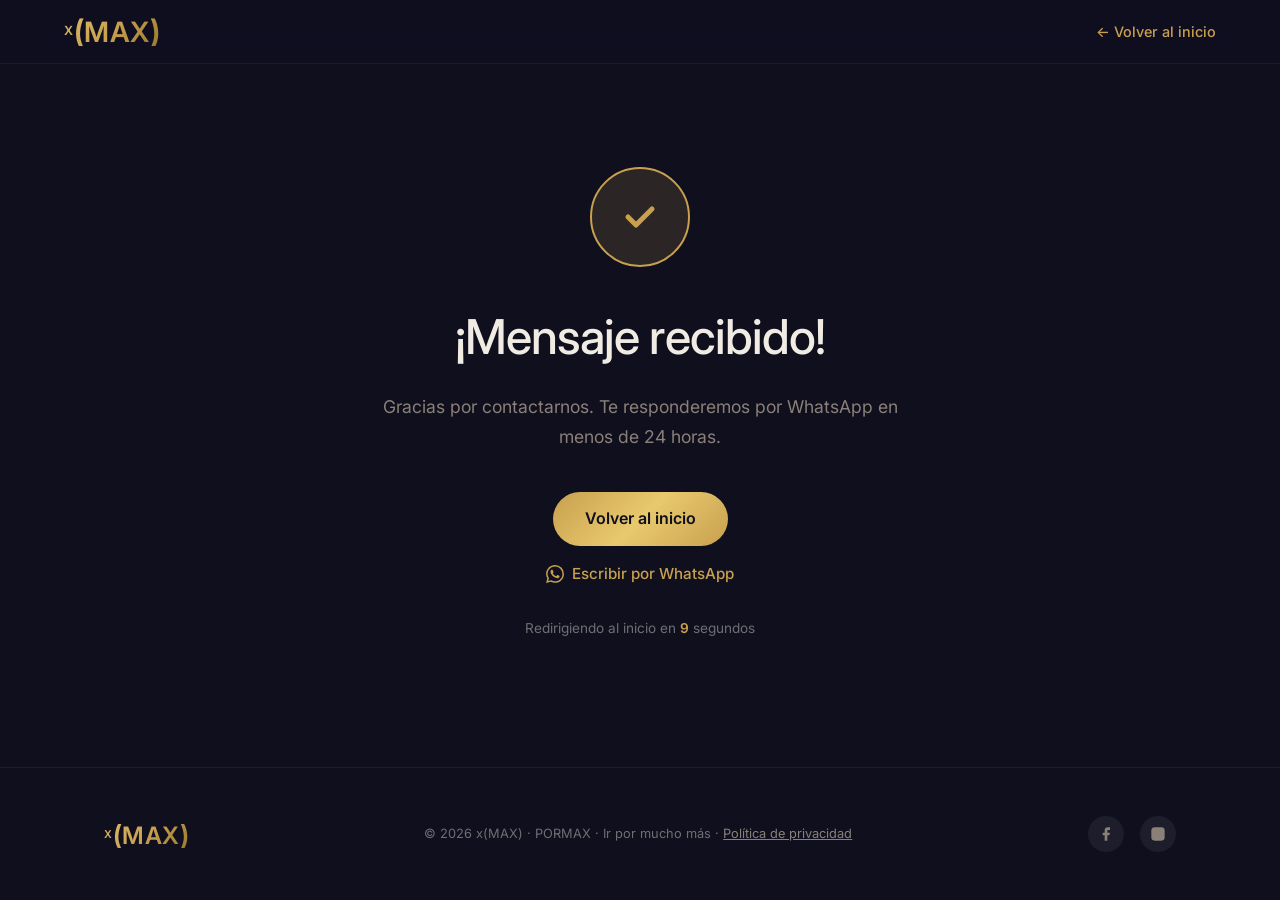
<file: gracias.html>
<!DOCTYPE html>
<html lang="es">
<head>
    <meta charset="UTF-8">
    <!-- Meta Pixel: desactivado 17-abr-2026 (cuenta inhabilitada, ver Notion MKT-02) -->
    <!-- Google Analytics -->
    <script async src="https://www.googletagmanager.com/gtag/js?id=G-PE68RVN55R"></script>
    <script>
        window.dataLayer = window.dataLayer || [];
        function gtag(){dataLayer.push(arguments);}
        gtag('js', new Date());
        gtag('config', 'G-PE68RVN55R');
        gtag('event', 'generate_lead', {currency: 'COP', value: 0, event_label: 'Formulario de contacto somosxmax'});
    </script>
    <meta name="viewport" content="width=device-width, initial-scale=1.0">
    <title>¡Mensaje recibido! — somosxmax</title>
    <meta name="description" content="Gracias por contactar a somosxmax. Te responderemos por WhatsApp en menos de 24 horas.">
    <meta name="robots" content="noindex, nofollow">
    <link rel="icon" type="image/svg+xml" href="assets/favicon.svg">
    <link rel="preconnect" href="https://fonts.googleapis.com">
    <link rel="preconnect" href="https://fonts.gstatic.com" crossorigin>
    <link href="https://fonts.googleapis.com/css2?family=Inter:wght@300;400;500;600&display=swap" rel="stylesheet">
    <link href="https://api.fontshare.com/v2/css?f[]=clash-display@400,500,600&display=swap" rel="stylesheet">
    <style>
        *, *::before, *::after { margin: 0; padding: 0; box-sizing: border-box; }

        :root {
            --black: #0f0f1e;
            --white: #f0ece4;
            --gray-400: #8a8078;
            --gray-500: #6e6e73;
            --accent: #c8a04e;
            --accent-light: #e8c96e;
            --accent-glow: rgba(200, 160, 78, 0.15);
            --gradient-accent: linear-gradient(135deg, #c8a04e 0%, #e8c96e 50%, #c8a04e 100%);
            --font-primary: 'Inter', -apple-system, BlinkMacSystemFont, sans-serif;
            --font-display: 'Clash Display', 'Inter', sans-serif;
        }

        html {
            -webkit-font-smoothing: antialiased;
            -moz-osx-font-smoothing: grayscale;
        }

        body {
            font-family: var(--font-primary);
            background: var(--black);
            color: var(--white);
            overflow-x: hidden;
            line-height: 1.6;
            min-height: 100vh;
            display: flex;
            flex-direction: column;
        }

        ::selection {
            background: var(--accent);
            color: var(--black);
        }

        a { text-decoration: none; color: inherit; }
        img { max-width: 100%; display: block; }

        /* ========== NAV ========== */
        .nav {
            position: fixed;
            top: 0;
            left: 0;
            right: 0;
            z-index: 1000;
            padding: 0 clamp(20px, 5vw, 80px);
            height: 64px;
            display: flex;
            align-items: center;
            justify-content: space-between;
            background: rgba(15, 15, 30, 0.8);
            backdrop-filter: saturate(180%) blur(20px);
            -webkit-backdrop-filter: saturate(180%) blur(20px);
            border-bottom: 1px solid rgba(200,160,78,0.08);
        }

        .nav-logo img {
            height: 48px;
            width: auto;
        }

        .nav-back {
            font-family: var(--font-primary);
            font-size: 0.9rem;
            font-weight: 500;
            color: var(--accent);
            transition: opacity 0.2s;
        }

        .nav-back:hover {
            opacity: 0.8;
        }

        /* ========== MAIN CONTENT ========== */
        .thank-you {
            flex: 1;
            display: flex;
            align-items: center;
            justify-content: center;
            padding: 120px 20px 80px;
            text-align: center;
        }

        .thank-you-inner {
            max-width: 520px;
        }

        /* Checkmark icon */
        .checkmark-circle {
            width: 100px;
            height: 100px;
            border-radius: 50%;
            background: var(--accent-glow);
            border: 2px solid var(--accent);
            display: flex;
            align-items: center;
            justify-content: center;
            margin: 0 auto 2rem;
            animation: scaleIn 0.5s cubic-bezier(0.34, 1.56, 0.64, 1) both;
        }

        .checkmark-circle svg {
            width: 48px;
            height: 48px;
            stroke: var(--accent);
            fill: none;
            stroke-width: 2.5;
            stroke-linecap: round;
            stroke-linejoin: round;
        }

        .checkmark-path {
            stroke-dasharray: 40;
            stroke-dashoffset: 40;
            animation: drawCheck 0.4s 0.4s ease forwards;
        }

        @keyframes scaleIn {
            from { transform: scale(0); opacity: 0; }
            to { transform: scale(1); opacity: 1; }
        }

        @keyframes drawCheck {
            to { stroke-dashoffset: 0; }
        }

        .thank-you h1 {
            font-family: var(--font-display);
            font-size: clamp(2rem, 5vw, 3rem);
            font-weight: 500;
            letter-spacing: -0.02em;
            margin-bottom: 1rem;
            animation: fadeUp 0.5s 0.3s ease both;
        }

        .thank-you p {
            font-size: 1.1rem;
            color: var(--gray-400);
            margin-bottom: 2.5rem;
            line-height: 1.7;
            animation: fadeUp 0.5s 0.45s ease both;
        }

        @keyframes fadeUp {
            from { transform: translateY(20px); opacity: 0; }
            to { transform: translateY(0); opacity: 1; }
        }

        .actions {
            display: flex;
            flex-direction: column;
            align-items: center;
            gap: 1rem;
            animation: fadeUp 0.5s 0.6s ease both;
        }

        .btn-primary {
            display: inline-flex;
            align-items: center;
            gap: 0.5rem;
            padding: 14px 32px;
            background: var(--gradient-accent);
            color: var(--black);
            font-family: var(--font-display);
            font-size: 1rem;
            font-weight: 600;
            border-radius: 50px;
            transition: transform 0.2s, box-shadow 0.2s;
        }

        .btn-primary:hover {
            transform: translateY(-2px);
            box-shadow: 0 8px 30px rgba(200, 160, 78, 0.3);
        }

        .link-whatsapp {
            display: inline-flex;
            align-items: center;
            gap: 0.5rem;
            font-size: 0.95rem;
            font-weight: 500;
            color: var(--accent);
            transition: opacity 0.2s;
        }

        .link-whatsapp:hover {
            opacity: 0.8;
        }

        .link-whatsapp svg {
            width: 18px;
            height: 18px;
            fill: var(--accent);
        }

        /* Countdown */
        .countdown {
            margin-top: 2rem;
            font-size: 0.85rem;
            color: var(--gray-500);
            animation: fadeUp 0.5s 0.75s ease both;
        }

        .countdown span {
            font-weight: 600;
            color: var(--accent);
        }

        /* ========== FOOTER ========== */
        .footer {
            padding: 3rem 0;
            border-top: 1px solid rgba(255,255,255,0.06);
            background: var(--black);
        }

        .container {
            max-width: 1200px;
            margin: 0 auto;
            padding: 0 clamp(20px, 5vw, 80px);
        }

        .footer-inner {
            display: flex;
            justify-content: space-between;
            align-items: center;
            flex-wrap: wrap;
            gap: 1rem;
        }

        .footer-logo img {
            height: 24px;
        }

        .footer-copy {
            font-size: 0.8rem;
            color: var(--gray-500);
        }

        .footer-social {
            display: flex;
            gap: 1rem;
        }

        .footer-social a {
            width: 36px;
            height: 36px;
            border-radius: 50%;
            background: rgba(255,255,255,0.06);
            display: flex;
            align-items: center;
            justify-content: center;
            transition: background 0.2s;
        }

        .footer-social a:hover {
            background: rgba(255,255,255,0.12);
        }

        .footer-social svg {
            width: 16px;
            height: 16px;
            fill: var(--gray-400);
        }

        /* ========== RESPONSIVE ========== */
        @media (max-width: 768px) {
            .footer-inner {
                flex-direction: column;
                text-align: center;
                gap: 1.25rem;
            }
            .footer-social {
                justify-content: center;
            }
        }

    
        /* ========== LOGO X(MAX) ========== */
        .logo-xmax {
            display: inline-flex;
            align-items: center;
            font-family: 'Clash Display', 'Inter', system-ui, sans-serif;
            font-weight: 600;
            line-height: 1;
            background: linear-gradient(135deg, #dbb96a 0%, #c8a04e 50%, #9a7a2e 100%);
            -webkit-background-clip: text;
            -webkit-text-fill-color: transparent;
            background-clip: text;
        }
        .logo-x {
            font-size: 0.45em;
            margin-right: 1px;
        }
        .logo-paren {
            font-size: 1.15em;
            line-height: 0.85;
        }
        .logo-max {
            font-size: 1em;
            letter-spacing: 0.5px;
        }
        .nav-logo .logo-xmax {
            font-size: 28px;
        }
        .footer-logo .logo-xmax {
            font-size: 24px;
        }
        .loader .logo-xmax {
            font-size: 48px;
        }

    </style>
</head>
<body>

<!-- NAV -->
<nav class="nav">
    <a href="index.html" class="nav-logo">
        <span class="logo-xmax" aria-label="x(MAX)"><span class="logo-x">X</span><span class="logo-paren">(</span><span class="logo-max">MAX</span><span class="logo-paren">)</span></span>
    </a>
    <a href="index.html" class="nav-back">&#8592; Volver al inicio</a>
</nav>

<!-- MAIN -->
<main class="thank-you">
    <div class="thank-you-inner">
        <div class="checkmark-circle">
            <svg viewBox="0 0 24 24">
                <polyline class="checkmark-path" points="6 12 10 16 18 8"/>
            </svg>
        </div>

        <h1>¡Mensaje recibido!</h1>
        <p>Gracias por contactarnos. Te responderemos por WhatsApp en menos de 24 horas.</p>

        <div class="actions">
            <a href="index.html" class="btn-primary">Volver al inicio</a>
            <a href="https://wa.me/573001620966" target="_blank" class="link-whatsapp">
                <svg viewBox="0 0 24 24"><path d="M17.472 14.382c-.297-.149-1.758-.867-2.03-.967-.273-.099-.471-.148-.67.15-.197.297-.767.966-.94 1.164-.173.199-.347.223-.644.075-.297-.15-1.255-.463-2.39-1.475-.883-.788-1.48-1.761-1.653-2.059-.173-.297-.018-.458.13-.606.134-.133.298-.347.446-.52.149-.174.198-.298.298-.497.099-.198.05-.371-.025-.52-.075-.149-.669-1.612-.916-2.207-.242-.579-.487-.5-.669-.51-.173-.008-.371-.01-.57-.01-.198 0-.52.074-.792.372-.272.297-1.04 1.016-1.04 2.479 0 1.462 1.065 2.875 1.213 3.074.149.198 2.096 3.2 5.077 4.487.709.306 1.262.489 1.694.625.712.227 1.36.195 1.871.118.571-.085 1.758-.719 2.006-1.413.248-.694.248-1.289.173-1.413-.074-.124-.272-.198-.57-.347m-5.421 7.403h-.004a9.87 9.87 0 01-5.031-1.378l-.361-.214-3.741.982.998-3.648-.235-.374a9.86 9.86 0 01-1.51-5.26c.001-5.45 4.436-9.884 9.888-9.884 2.64 0 5.122 1.03 6.988 2.898a9.825 9.825 0 012.893 6.994c-.003 5.45-4.437 9.884-9.885 9.884m8.413-18.297A11.815 11.815 0 0012.05 0C5.495 0 .16 5.335.157 11.892c0 2.096.547 4.142 1.588 5.945L.057 24l6.305-1.654a11.882 11.882 0 005.683 1.448h.005c6.554 0 11.89-5.335 11.893-11.893a11.821 11.821 0 00-3.48-8.413z"/></svg>
                Escribir por WhatsApp
            </a>
        </div>

        <div class="countdown">
            Redirigiendo al inicio en <span id="timer">10</span> segundos
        </div>
    </div>
</main>

<!-- FOOTER -->
<footer class="footer">
    <div class="container">
        <div class="footer-inner">
            <a href="index.html" class="footer-logo">
                <span class="logo-xmax" aria-label="x(MAX)"><span class="logo-x">X</span><span class="logo-paren">(</span><span class="logo-max">MAX</span><span class="logo-paren">)</span></span>
            </a>
            <span class="footer-copy">&copy; 2026 x(MAX) &middot; PORMAX &middot; Ir por mucho más &middot; <a href="privacidad.html" style="color:var(--gray-400);text-decoration:underline;">Política de privacidad</a></span>
            <div class="footer-social">
                <a href="https://www.facebook.com/profile.php?id=61578468688463" target="_blank" aria-label="Facebook">
                    <svg viewBox="0 0 24 24"><path d="M18 2h-3a5 5 0 0 0-5 5v3H7v4h3v8h4v-8h3l1-4h-4V7a1 1 0 0 1 1-1h3z"/></svg>
                </a>
                <a href="https://www.instagram.com/somoxmax/" target="_blank" aria-label="Instagram">
                    <svg viewBox="0 0 24 24"><rect x="2" y="2" width="20" height="20" rx="5" ry="5"/><circle cx="12" cy="12" r="5"/><circle cx="17.5" cy="6.5" r="1.5"/></svg>
                </a>
            </div>
        </div>
    </div>
</footer>

<!-- COUNTDOWN & REDIRECT -->
<script>
    (function() {
        var seconds = 10;
        var timerEl = document.getElementById('timer');
        var interval = setInterval(function() {
            seconds--;
            timerEl.textContent = seconds;
            if (seconds <= 0) {
                clearInterval(interval);
                window.location.href = 'index.html';
            }
        }, 1000);
    })();
</script>

</body>
</html>
</file>
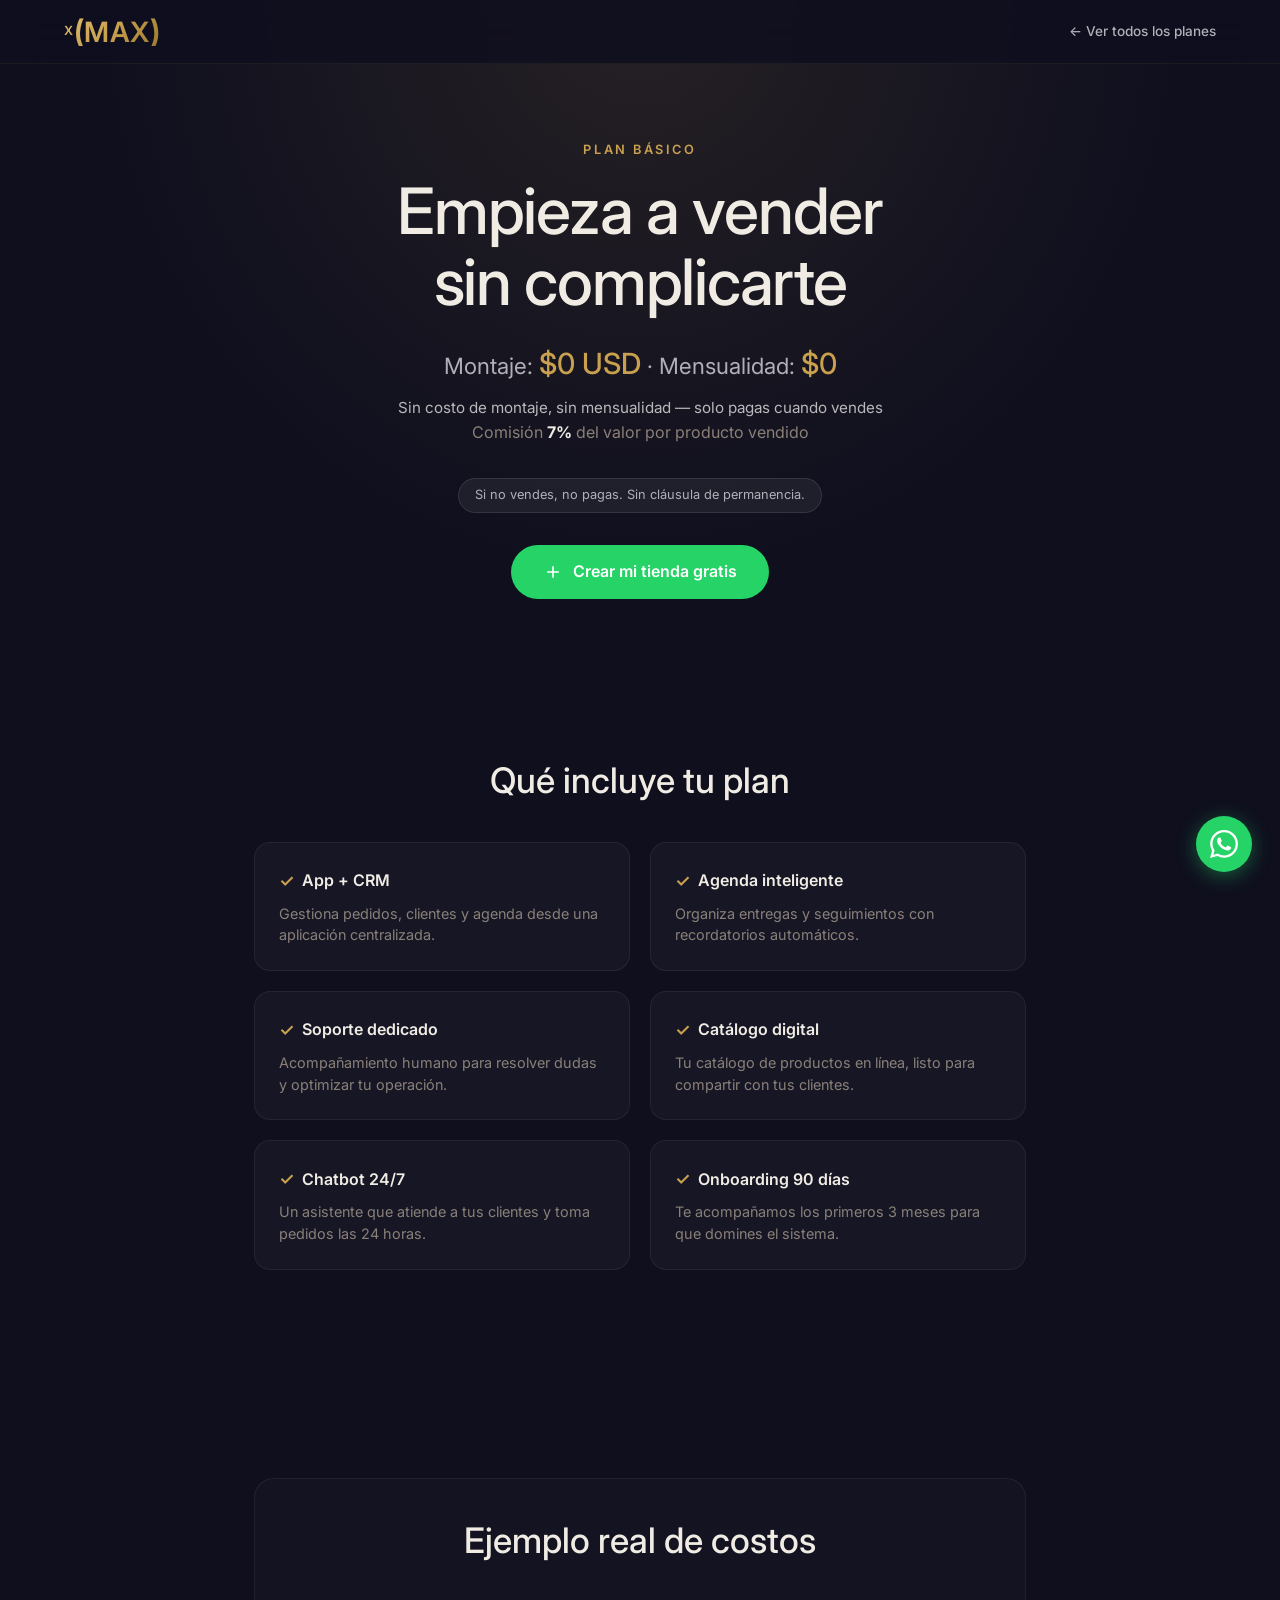
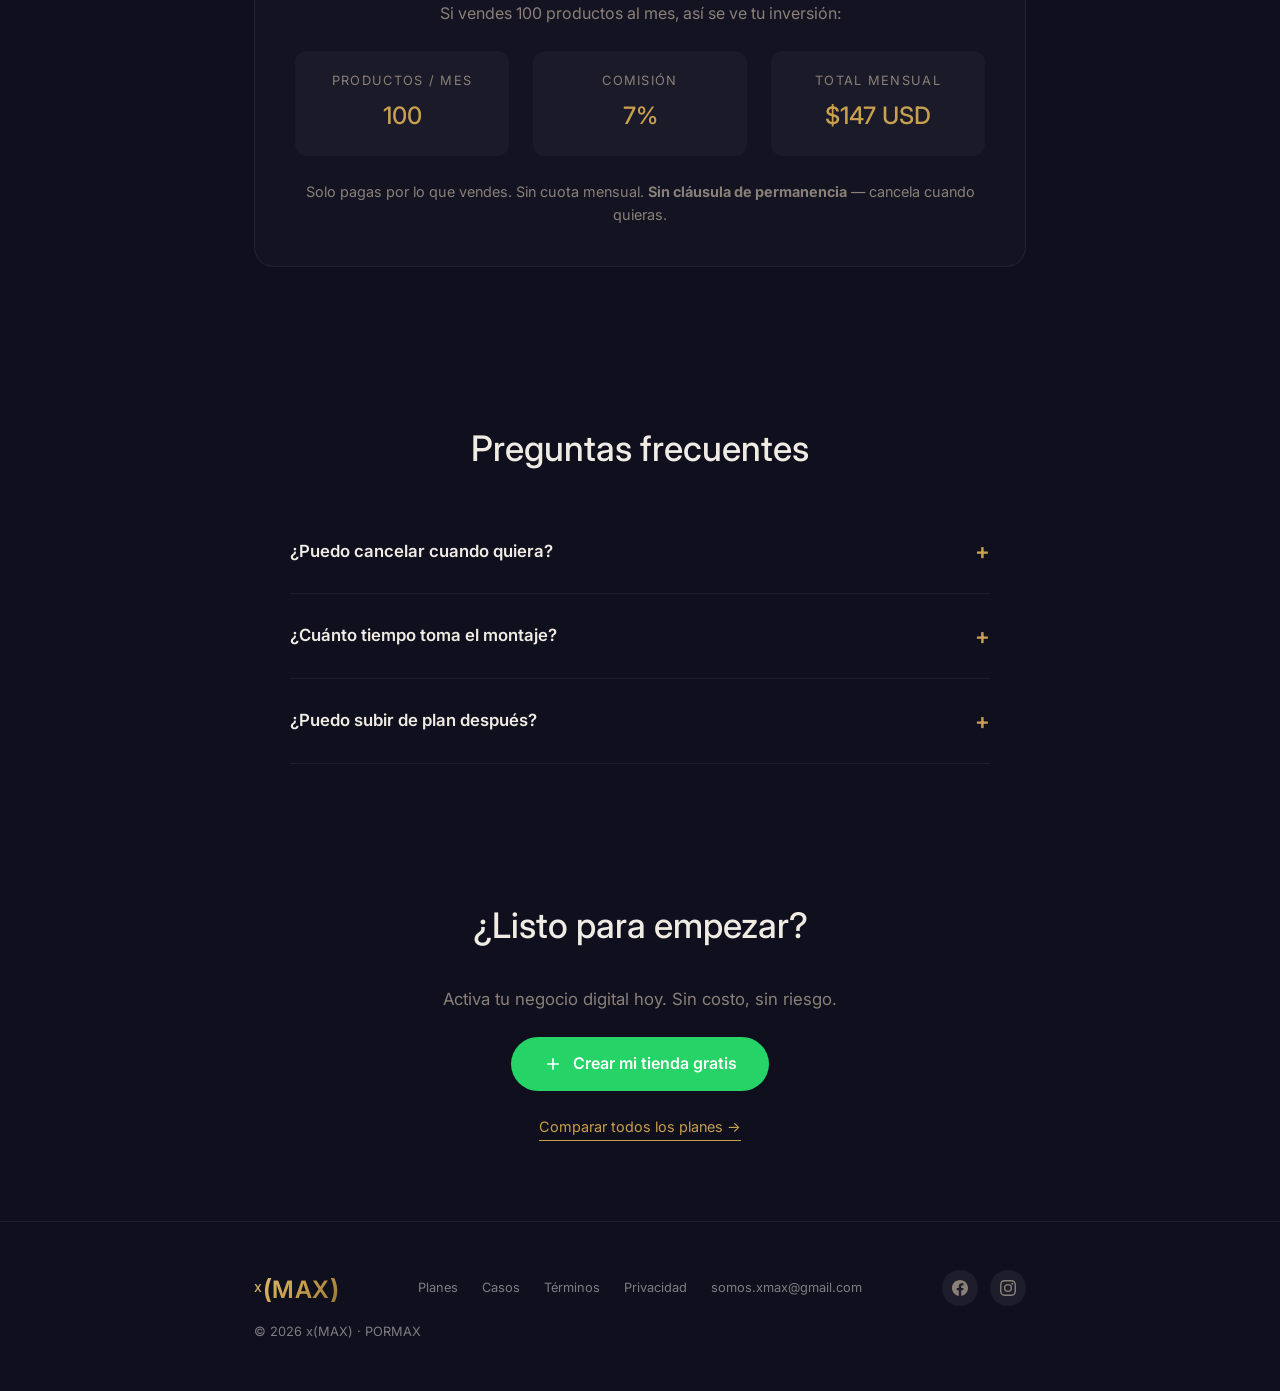
<file: plan-basico.html>
<!DOCTYPE html>
<html lang="es">
<head>
    <meta charset="UTF-8">
    <!-- Meta Pixel: desactivado 17-abr-2026 (cuenta inhabilitada, ver Notion MKT-02) -->
    <script async src="https://www.googletagmanager.com/gtag/js?id=G-PE68RVN55R"></script>
    <script>window.dataLayer=window.dataLayer||[];function gtag(){dataLayer.push(arguments);}gtag('js',new Date());gtag('config','G-PE68RVN55R');</script>
    <meta name="viewport" content="width=device-width, initial-scale=1.0">
    <title>Plan Básico $0 — somosxmax | CRM + Chatbot + Tienda Online</title>
    <meta name="description" content="Empieza a vender en línea con $0 de montaje y $0 de mensualidad. Plan Básico de somosxmax: App, CRM, catálogo digital, chatbot 24/7 y soporte. Solo pagas 7% cuando vendes. Sin cláusula de permanencia.">
    <meta name="keywords" content="somosxmax plan básico, CRM pequeñas empresas, chatbot negocios Colombia, catálogo digital, sin permanencia">
    <link rel="canonical" href="https://somosxmax.widagarpa.workers.dev/plan-basico.html">
    <meta property="og:title" content="Plan Básico $0 — somosxmax | CRM + Chatbot + Tienda Online">
    <meta property="og:description" content="App, CRM, catálogo digital y chatbot 24/7 por $0 de montaje y $0 de mensualidad. Solo pagas 7% cuando vendes. Cancela cuando quieras.">
    <meta property="og:image" content="https://somosxmax.widagarpa.workers.dev/assets/og-image.svg">
    <meta property="og:url" content="https://somosxmax.widagarpa.workers.dev/plan-basico.html">
    <meta property="og:type" content="website">
    <meta property="og:site_name" content="somosxmax">
    <link rel="icon" type="image/svg+xml" href="assets/favicon.svg">
    <link rel="preconnect" href="https://fonts.googleapis.com">
    <link rel="preconnect" href="https://fonts.gstatic.com" crossorigin>
    <link href="https://fonts.googleapis.com/css2?family=Inter:wght@300;400;500;600&display=swap" rel="stylesheet">
    <link href="https://api.fontshare.com/v2/css?f[]=clash-display@400,500,600&display=swap" rel="stylesheet">
    <style>
        *, *::before, *::after { margin: 0; padding: 0; box-sizing: border-box; }
        :root {
            --black: #0f0f1e;
            --white: #f0ece4;
            --gray-100: #e8e8ed;
            --gray-300: #b0b0b8;
            --gray-400: #8a8078;
            --gray-500: #6e6e73;
            --gray-600: #424245;
            --gray-700: #3a3632;
            --gray-800: #1c1c35;
            --accent: #c8a04e;
            --accent-light: #dbb96a;
            --accent-glow: rgba(200, 160, 78, 0.12);
            --font-primary: 'Inter', -apple-system, BlinkMacSystemFont, sans-serif;
            --font-display: 'Clash Display', 'Inter', sans-serif;
            --ease-out: cubic-bezier(0.25, 0.46, 0.45, 0.94);
            --ease-spring: cubic-bezier(0.34, 1.56, 0.64, 1);
        }
        html { scroll-behavior: smooth; -webkit-font-smoothing: antialiased; }
        body { font-family: var(--font-primary); background: var(--black); color: var(--white); overflow-x: hidden; line-height: 1.6; }
        ::selection { background: var(--accent); color: var(--black); }
        a { text-decoration: none; color: inherit; }
        img { max-width: 100%; display: block; }
        button { cursor: pointer; border: none; background: none; font-family: inherit; }

        .container { max-width: 900px; margin: 0 auto; padding: 0 clamp(20px, 5vw, 80px); }

        /* NAV */
        .nav {
            position: fixed; top: 0; left: 0; right: 0; z-index: 1000;
            padding: 0 clamp(20px, 5vw, 80px); height: 64px;
            display: flex; align-items: center; justify-content: space-between;
            background: rgba(15, 15, 30, 0.85); backdrop-filter: saturate(180%) blur(20px);
            -webkit-backdrop-filter: saturate(180%) blur(20px);
            border-bottom: 1px solid rgba(200,160,78,0.08);
        }
        .nav-logo img { height: 48px; width: auto; }
        .nav-back { font-size: 0.85rem; font-weight: 500; color: var(--gray-300); transition: color 0.2s; display: flex; align-items: center; gap: 0.4rem; }
        .nav-back:hover { color: var(--white); }

        /* HERO */
        .hero {
            padding: 140px 20px 80px; text-align: center;
            background: radial-gradient(ellipse at 50% 0%, var(--accent-glow) 0%, transparent 60%);
        }
        .hero-label {
            font-family: var(--font-display); font-size: 0.8rem; font-weight: 600;
            letter-spacing: 0.2em; text-transform: uppercase; color: var(--accent); margin-bottom: 1rem;
        }
        .hero h1 {
            font-family: var(--font-display); font-size: clamp(2.5rem, 6vw, 4rem);
            font-weight: 500; line-height: 1.1; letter-spacing: -0.02em; margin-bottom: 1.5rem;
        }
        .hero-price {
            font-size: clamp(1.1rem, 2.5vw, 1.4rem); color: var(--gray-300); margin-bottom: 0.5rem;
        }
        .hero-price strong { color: var(--accent); font-weight: 500; font-size: 1.3em; }
        .hero-commission {
            font-size: 1rem; color: var(--gray-400); margin-bottom: 2rem;
        }
        .hero-commission strong { color: var(--white); }
        .hero-badge {
            display: inline-block; padding: 0.4rem 1rem; border-radius: 100px;
            background: rgba(255,255,255,0.06); border: 1px solid rgba(255,255,255,0.1);
            font-size: 0.8rem; color: var(--gray-300); margin-bottom: 2rem;
        }

        /* CTA BUTTON */
        .cta-btn {
            display: inline-flex; align-items: center; gap: 0.6rem;
            background: #25D366; color: #fff; padding: 0.9rem 2rem;
            border-radius: 100px; font-weight: 600; font-size: 1rem;
            transition: transform 0.2s var(--ease-spring), box-shadow 0.2s;
        }
        .cta-btn:hover { transform: scale(1.05); box-shadow: 0 8px 30px rgba(37, 211, 102, 0.3); }
        .cta-btn svg { width: 20px; height: 20px; fill: #fff; }

        /* SECTIONS */
        section { padding: 80px 0; }
        .section-title {
            font-family: var(--font-display); font-size: clamp(1.6rem, 4vw, 2.2rem);
            font-weight: 500; line-height: 1.2; margin-bottom: 2.5rem; text-align: center;
        }

        /* INCLUDES LIST */
        .includes-grid {
            display: grid; grid-template-columns: repeat(auto-fit, minmax(260px, 1fr));
            gap: 1.25rem; margin-bottom: 3rem;
        }
        .include-card {
            background: rgba(255,255,255,0.03); border: 1px solid rgba(255,255,255,0.06);
            border-radius: 16px; padding: 1.5rem;
        }
        .include-card h3 {
            font-family: var(--font-display); font-size: 1rem; font-weight: 600;
            margin-bottom: 0.5rem; display: flex; align-items: center; gap: 0.5rem;
        }
        .include-card p { font-size: 0.9rem; color: var(--gray-400); line-height: 1.5; }
        .icon-check { color: var(--accent); font-size: 1.1rem; }

        /* CALCULATOR */
        .calc-section { background: rgba(255,255,255,0.02); border-radius: 20px; padding: 2.5rem; border: 1px solid rgba(255,255,255,0.06); }
        .calc-example {
            display: grid; grid-template-columns: repeat(auto-fit, minmax(180px, 1fr));
            gap: 1.5rem; text-align: center; margin-top: 1.5rem;
        }
        .calc-item { padding: 1.25rem; background: rgba(255,255,255,0.03); border-radius: 12px; }
        .calc-item .label { font-size: 0.8rem; color: var(--gray-400); margin-bottom: 0.4rem; text-transform: uppercase; letter-spacing: 0.1em; }
        .calc-item .value { font-family: var(--font-display); font-size: 1.5rem; font-weight: 500; color: var(--accent); }
        .calc-note { text-align: center; margin-top: 1.5rem; font-size: 0.9rem; color: var(--gray-400); }

        /* FAQ */
        .faq-list { max-width: 700px; margin: 0 auto; }
        .faq-item {
            border-bottom: 1px solid rgba(255,255,255,0.06); padding: 1.5rem 0;
        }
        .faq-item summary {
            font-family: var(--font-display); font-weight: 600; font-size: 1.05rem;
            cursor: pointer; list-style: none; display: flex; justify-content: space-between; align-items: center;
        }
        .faq-item summary::-webkit-details-marker { display: none; }
        .faq-item summary::after { content: '+'; font-size: 1.4rem; color: var(--accent); transition: transform 0.2s; }
        .faq-item[open] summary::after { content: '−'; }
        .faq-item p { margin-top: 1rem; font-size: 0.95rem; color: var(--gray-400); line-height: 1.7; }

        /* BOTTOM CTA */
        .bottom-cta { text-align: center; padding: 60px 0 80px; }
        .bottom-cta p { color: var(--gray-400); margin-bottom: 1.5rem; font-size: 1.05rem; }
        .compare-link {
            display: inline-block; margin-top: 1.5rem; font-size: 0.9rem;
            color: var(--accent); border-bottom: 1px solid var(--accent); padding-bottom: 2px;
            transition: opacity 0.2s;
        }
        .compare-link:hover { opacity: 0.7; }

        /* FOOTER */
        .footer { padding: 3rem 0; border-top: 1px solid rgba(255,255,255,0.06); }
        .footer-inner { display: flex; justify-content: space-between; align-items: center; flex-wrap: wrap; gap: 1rem; }
        .footer-logo img { height: 24px; }
        .footer-copy { font-size: 0.8rem; color: var(--gray-500); }
        .footer-links { display: flex; gap: 1.5rem; align-items: center; flex-wrap: wrap; }
        .footer-links a { font-size: 0.8rem; color: var(--gray-500); transition: color 0.2s; }
        .footer-links a:hover { color: var(--white); }
        .footer-social { display: flex; gap: 0.75rem; }
        .footer-social a {
            width: 36px; height: 36px; border-radius: 50%;
            background: rgba(255,255,255,0.06); display: flex; align-items: center; justify-content: center;
            transition: background 0.2s;
        }
        .footer-social a:hover { background: rgba(255,255,255,0.12); }
        .footer-social svg { width: 16px; height: 16px; fill: var(--gray-400); }

        /* FLOATING WA */
        .wa-float {
            position: fixed; bottom: 28px; right: 28px; z-index: 900;
            width: 56px; height: 56px; border-radius: 50%;
            background: #25D366; display: flex; align-items: center; justify-content: center;
            box-shadow: 0 4px 20px rgba(37, 211, 102, 0.4);
            transition: transform 0.2s var(--ease-spring);
        }
        .wa-float:hover { transform: scale(1.1); }
        .wa-float svg { width: 28px; height: 28px; fill: #fff; }

        @media (max-width: 768px) {
            .hero { padding: 120px 16px 60px; }
            section { padding: 60px 0; }
            .calc-section { padding: 1.5rem; }
            .footer-inner { flex-direction: column; text-align: center; gap: 1.25rem; }
            .footer-links { justify-content: center; }
            .footer-social { justify-content: center; }
        }

    
        /* ========== LOGO X(MAX) ========== */
        .logo-xmax {
            display: inline-flex;
            align-items: center;
            font-family: 'Clash Display', 'Inter', system-ui, sans-serif;
            font-weight: 600;
            line-height: 1;
            background: linear-gradient(135deg, #dbb96a 0%, #c8a04e 50%, #9a7a2e 100%);
            -webkit-background-clip: text;
            -webkit-text-fill-color: transparent;
            background-clip: text;
        }
        .logo-x {
            font-size: 0.45em;
            margin-right: 1px;
        }
        .logo-paren {
            font-size: 1.15em;
            line-height: 0.85;
        }
        .logo-max {
            font-size: 1em;
            letter-spacing: 0.5px;
        }
        .nav-logo .logo-xmax {
            font-size: 28px;
        }
        .footer-logo .logo-xmax {
            font-size: 24px;
        }
        .loader .logo-xmax {
            font-size: 48px;
        }

    
        /* === Light section text overrides === */
        .section-subtitle { color: #8a8078; }
        .plan-hero p, .plan-features p, .faq-content p,
        .calculator p, .calculator-note { color: #6e665e; }
        .footer-copy, .footer-links a { color: rgba(240,236,228,0.5); }

    </style>
</head>
<body>

<!-- NAV -->
<nav class="nav">
    <a href="index.html" class="nav-logo"><span class="logo-xmax" aria-label="x(MAX)"><span class="logo-x">X</span><span class="logo-paren">(</span><span class="logo-max">MAX</span><span class="logo-paren">)</span></span></a>
    <a href="index.html#planes" class="nav-back">&larr; Ver todos los planes</a>
</nav>

<!-- HERO -->
<header class="hero">
    <div class="container">
        <p class="hero-label">Plan Básico</p>
        <h1>Empieza a vender<br>sin complicarte</h1>
        <p class="hero-price">Montaje: <strong>$0 USD</strong> · Mensualidad: <strong>$0</strong></p>
        <p style="font-size:.95rem;color:rgba(255,255,255,.7);margin-top:4px">Sin costo de montaje, sin mensualidad — solo pagas cuando vendes</p>
        <p class="hero-commission">Comisión <strong>7%</strong> del valor por producto vendido</p>
        <div class="hero-badge">Si no vendes, no pagas. Sin cláusula de permanencia.</div>
        <br>
        <a href="https://x-max-app.up.railway.app/onboarding/nuevo" class="cta-btn">
            <svg viewBox="0 0 24 24" fill="none" stroke="currentColor" stroke-width="2" style="width:20px;height:20px"><path d="M12 5v14M5 12h14"/></svg>
            Crear mi tienda gratis
        </a>
    </div>
</header>

<!-- INCLUYE -->
<section>
    <div class="container">
        <h2 class="section-title">Qué incluye tu plan</h2>
        <div class="includes-grid">
            <div class="include-card">
                <h3><span class="icon-check">&#10003;</span> App + CRM</h3>
                <p>Gestiona pedidos, clientes y agenda desde una aplicación centralizada.</p>
            </div>
            <div class="include-card">
                <h3><span class="icon-check">&#10003;</span> Agenda inteligente</h3>
                <p>Organiza entregas y seguimientos con recordatorios automáticos.</p>
            </div>
            <div class="include-card">
                <h3><span class="icon-check">&#10003;</span> Soporte dedicado</h3>
                <p>Acompañamiento humano para resolver dudas y optimizar tu operación.</p>
            </div>
            <div class="include-card">
                <h3><span class="icon-check">&#10003;</span> Catálogo digital</h3>
                <p>Tu catálogo de productos en línea, listo para compartir con tus clientes.</p>
            </div>
            <div class="include-card">
                <h3><span class="icon-check">&#10003;</span> Chatbot 24/7</h3>
                <p>Un asistente que atiende a tus clientes y toma pedidos las 24 horas.</p>
            </div>
            <div class="include-card">
                <h3><span class="icon-check">&#10003;</span> Onboarding 90 días</h3>
                <p>Te acompañamos los primeros 3 meses para que domines el sistema.</p>
            </div>
        </div>
    </div>
</section>

<!-- EJEMPLO DE COSTOS -->
<section>
    <div class="container">
        <div class="calc-section">
            <h2 class="section-title">Ejemplo real de costos</h2>
            <p style="text-align:center; color: var(--gray-400); margin-bottom: 1rem;">Si vendes 100 productos al mes, así se ve tu inversión:</p>
            <div class="calc-example">
                <div class="calc-item">
                    <p class="label">Productos / mes</p>
                    <p class="value">100</p>
                </div>
                <div class="calc-item">
                    <p class="label">Comisión</p>
                    <p class="value">7%</p>
                </div>
                <div class="calc-item">
                    <p class="label">Total mensual</p>
                    <p class="value">$147 USD</p>
                </div>
            </div>
            <p class="calc-note">Solo pagas por lo que vendes. Sin cuota mensual. <strong>Sin cláusula de permanencia</strong> — cancela cuando quieras.</p>
        </div>
    </div>
</section>

<!-- FAQ -->
<section>
    <div class="container">
        <h2 class="section-title">Preguntas frecuentes</h2>
        <div class="faq-list">
            <details class="faq-item">
                <summary>¿Puedo cancelar cuando quiera?</summary>
                <p>Sí. No hay cláusula de permanencia en ningún plan. Puedes cancelar en cualquier momento desde tu panel sin penalidades. Recomendamos darle 90 días al sistema para ver resultados reales, pero la decisión siempre es tuya.</p>
            </details>
            <details class="faq-item">
                <summary>¿Cuánto tiempo toma el montaje?</summary>
                <p>Tu catálogo digital, chatbot y CRM están listos en 3 a 5 días hábiles después de recibir tu información de productos.</p>
            </details>
            <details class="faq-item">
                <summary>¿Puedo subir de plan después?</summary>
                <p>Sí. Puedes migrar al Plan Impulso o Plan Pro en cualquier momento. Te ayudamos con la transición sin perder datos ni configuraciones.</p>
            </details>
        </div>
    </div>
</section>

<!-- BOTTOM CTA -->
<section class="bottom-cta">
    <div class="container">
        <h2 class="section-title">¿Listo para empezar?</h2>
        <p>Activa tu negocio digital hoy. Sin costo, sin riesgo.</p>
        <a href="https://x-max-app.up.railway.app/onboarding/nuevo" class="cta-btn">
            <svg viewBox="0 0 24 24" fill="none" stroke="currentColor" stroke-width="2" style="width:20px;height:20px"><path d="M12 5v14M5 12h14"/></svg>
            Crear mi tienda gratis
        </a>
        <br>
        <a href="index.html#planes" class="compare-link">Comparar todos los planes &rarr;</a>
    </div>
</section>

<!-- FOOTER -->
<footer class="footer">
    <div class="container">
        <div class="footer-inner">
            <a href="index.html" class="footer-logo"><span class="logo-xmax" aria-label="x(MAX)"><span class="logo-x">X</span><span class="logo-paren">(</span><span class="logo-max">MAX</span><span class="logo-paren">)</span></span></a>
            <div class="footer-links">
                <a href="index.html#planes">Planes</a>
                <a href="index.html#casos">Casos</a>
                <a href="terminos.html">Términos</a>
                <a href="privacidad.html">Privacidad</a>
                <a href="mailto:somos.xmax@gmail.com">somos.xmax@gmail.com</a>
            </div>
            <div class="footer-social">
                <a href="https://www.facebook.com/profile.php?id=61578468688463" target="_blank" rel="noopener" aria-label="Facebook">
                    <svg viewBox="0 0 24 24"><path d="M24 12.073c0-6.627-5.373-12-12-12s-12 5.373-12 12c0 5.99 4.388 10.954 10.125 11.854v-8.385H7.078v-3.47h3.047V9.43c0-3.007 1.792-4.669 4.533-4.669 1.312 0 2.686.235 2.686.235v2.953H15.83c-1.491 0-1.956.925-1.956 1.874v2.25h3.328l-.532 3.47h-2.796v8.385C19.612 23.027 24 18.062 24 12.073z"/></svg>
                </a>
                <a href="https://www.instagram.com/somoxmax/" target="_blank" rel="noopener" aria-label="Instagram">
                    <svg viewBox="0 0 24 24"><path d="M12 2.163c3.204 0 3.584.012 4.85.07 3.252.148 4.771 1.691 4.919 4.919.058 1.265.069 1.645.069 4.849 0 3.205-.012 3.584-.069 4.849-.149 3.225-1.664 4.771-4.919 4.919-1.266.058-1.644.07-4.85.07-3.204 0-3.584-.012-4.849-.07-3.26-.149-4.771-1.699-4.919-4.92-.058-1.265-.07-1.644-.07-4.849 0-3.204.013-3.583.07-4.849.149-3.227 1.664-4.771 4.919-4.919 1.266-.057 1.645-.069 4.849-.069zM12 0C8.741 0 8.333.014 7.053.072 2.695.272.273 2.69.073 7.052.014 8.333 0 8.741 0 12c0 3.259.014 3.668.072 4.948.2 4.358 2.618 6.78 6.98 6.98C8.333 23.986 8.741 24 12 24c3.259 0 3.668-.014 4.948-.072 4.354-.2 6.782-2.618 6.979-6.98.059-1.28.073-1.689.073-4.948 0-3.259-.014-3.667-.072-4.947-.196-4.354-2.617-6.78-6.979-6.98C15.668.014 15.259 0 12 0zm0 5.838a6.162 6.162 0 100 12.324 6.162 6.162 0 000-12.324zM12 16a4 4 0 110-8 4 4 0 010 8zm6.406-11.845a1.44 1.44 0 100 2.881 1.44 1.44 0 000-2.881z"/></svg>
                </a>
            </div>
            <p class="footer-copy">&copy; 2026 x(MAX) &middot; PORMAX</p>
        </div>
    </div>
</footer>

<!-- FLOATING WHATSAPP -->
<a href="https://wa.me/573001620966?text=Hola%2C%20quiero%20info%20sobre%20el%20Plan%20B%C3%A1sico%20de%20x(MAX)" class="wa-float" target="_blank" rel="noopener" aria-label="WhatsApp">
    <svg viewBox="0 0 24 24"><path d="M17.472 14.382c-.297-.149-1.758-.867-2.03-.967-.273-.099-.471-.148-.67.15-.197.297-.767.966-.94 1.164-.173.199-.347.223-.644.075-.297-.15-1.255-.463-2.39-1.475-.883-.788-1.48-1.761-1.653-2.059-.173-.297-.018-.458.13-.606.134-.133.298-.347.446-.52.149-.174.198-.298.298-.497.099-.198.05-.371-.025-.52-.075-.149-.669-1.612-.916-2.207-.242-.579-.487-.5-.669-.51l-.57-.01c-.198 0-.52.074-.792.372-.272.297-1.04 1.016-1.04 2.479 0 1.462 1.065 2.875 1.213 3.074.149.198 2.096 3.2 5.077 4.487.709.306 1.262.489 1.694.625.712.227 1.36.195 1.871.118.571-.085 1.758-.719 2.006-1.413.248-.694.248-1.289.173-1.413-.074-.124-.272-.198-.57-.347m-5.421 7.403h-.004a9.87 9.87 0 01-5.031-1.378l-.361-.214-3.741.982.998-3.648-.235-.374a9.86 9.86 0 01-1.51-5.26c.001-5.45 4.436-9.884 9.888-9.884 2.64 0 5.122 1.03 6.988 2.898a9.825 9.825 0 012.893 6.994c-.003 5.45-4.437 9.884-9.885 9.884m8.413-18.297A11.815 11.815 0 0012.05 0C5.495 0 .16 5.335.157 11.892c0 2.096.547 4.142 1.588 5.945L.057 24l6.305-1.654a11.882 11.882 0 005.683 1.448h.005c6.554 0 11.89-5.335 11.893-11.893a11.821 11.821 0 00-3.48-8.413z"/></svg>
</a>

</body>
</html>
</file>
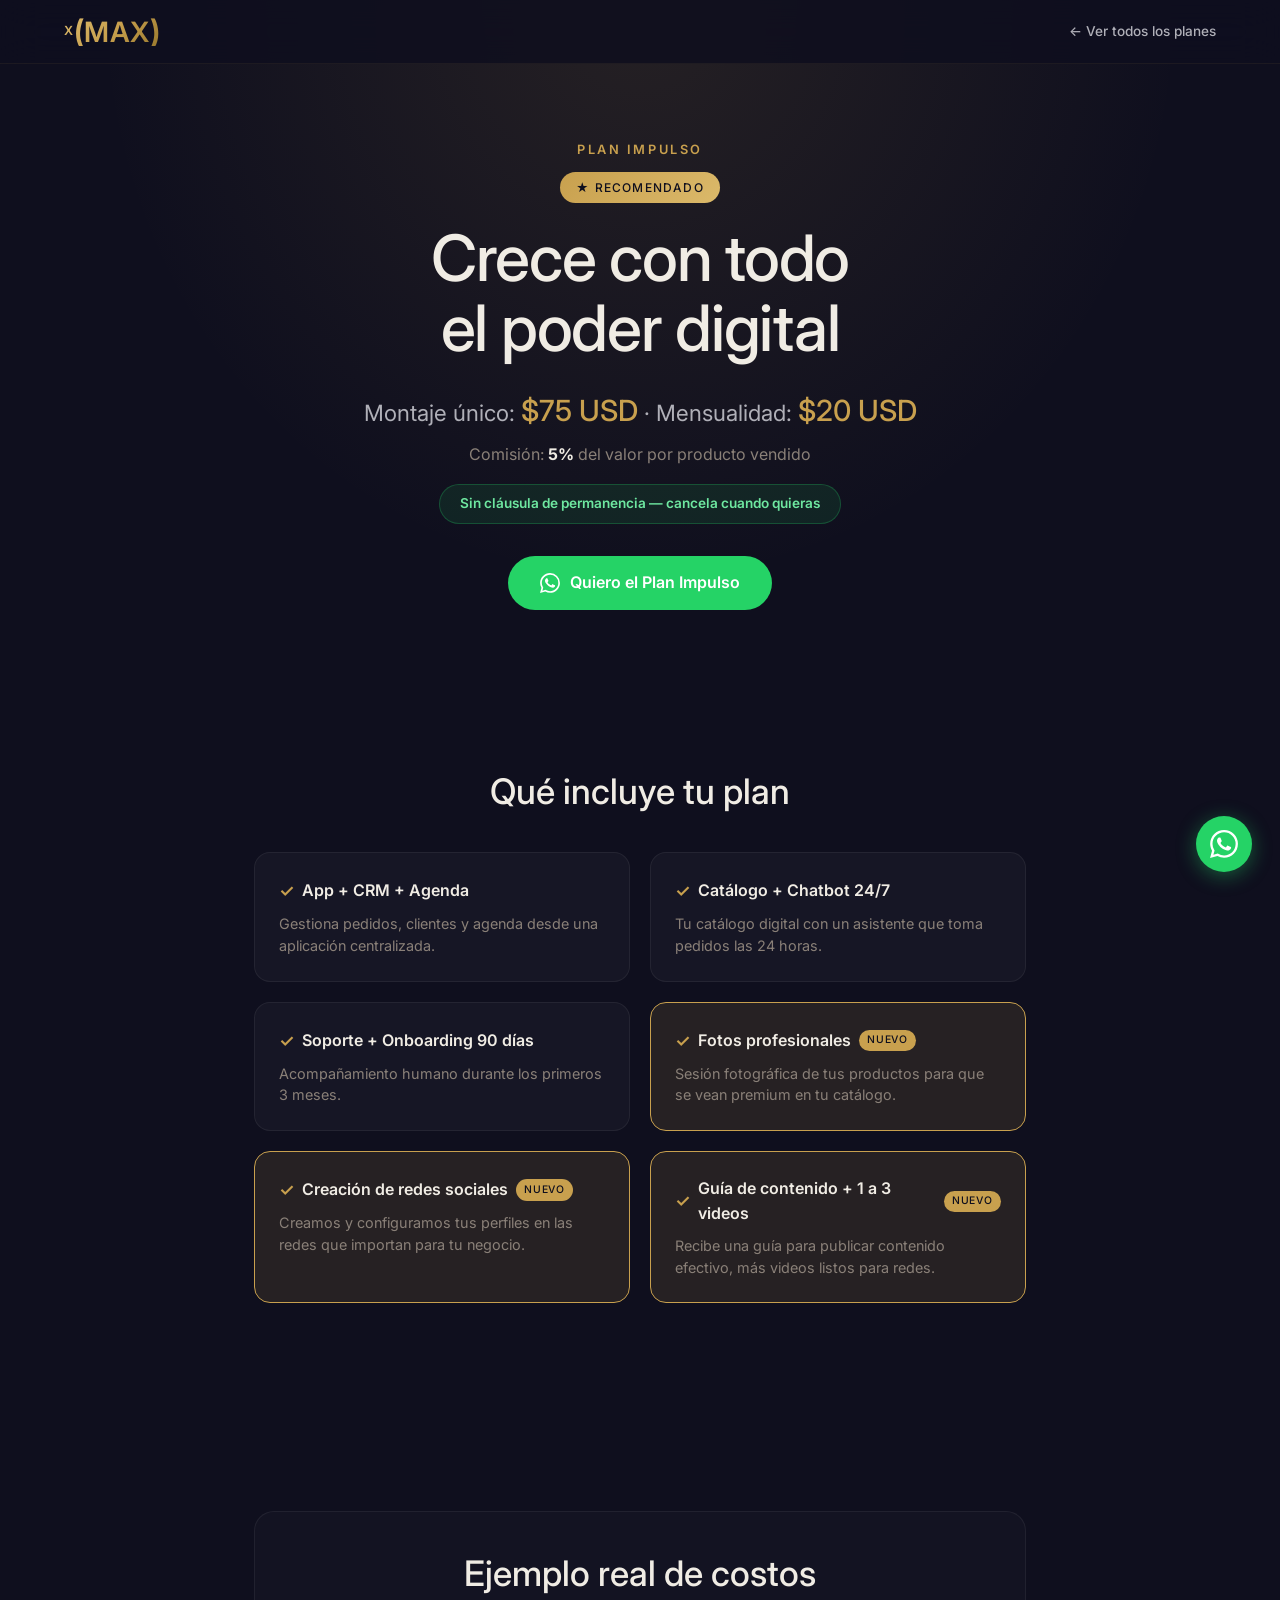
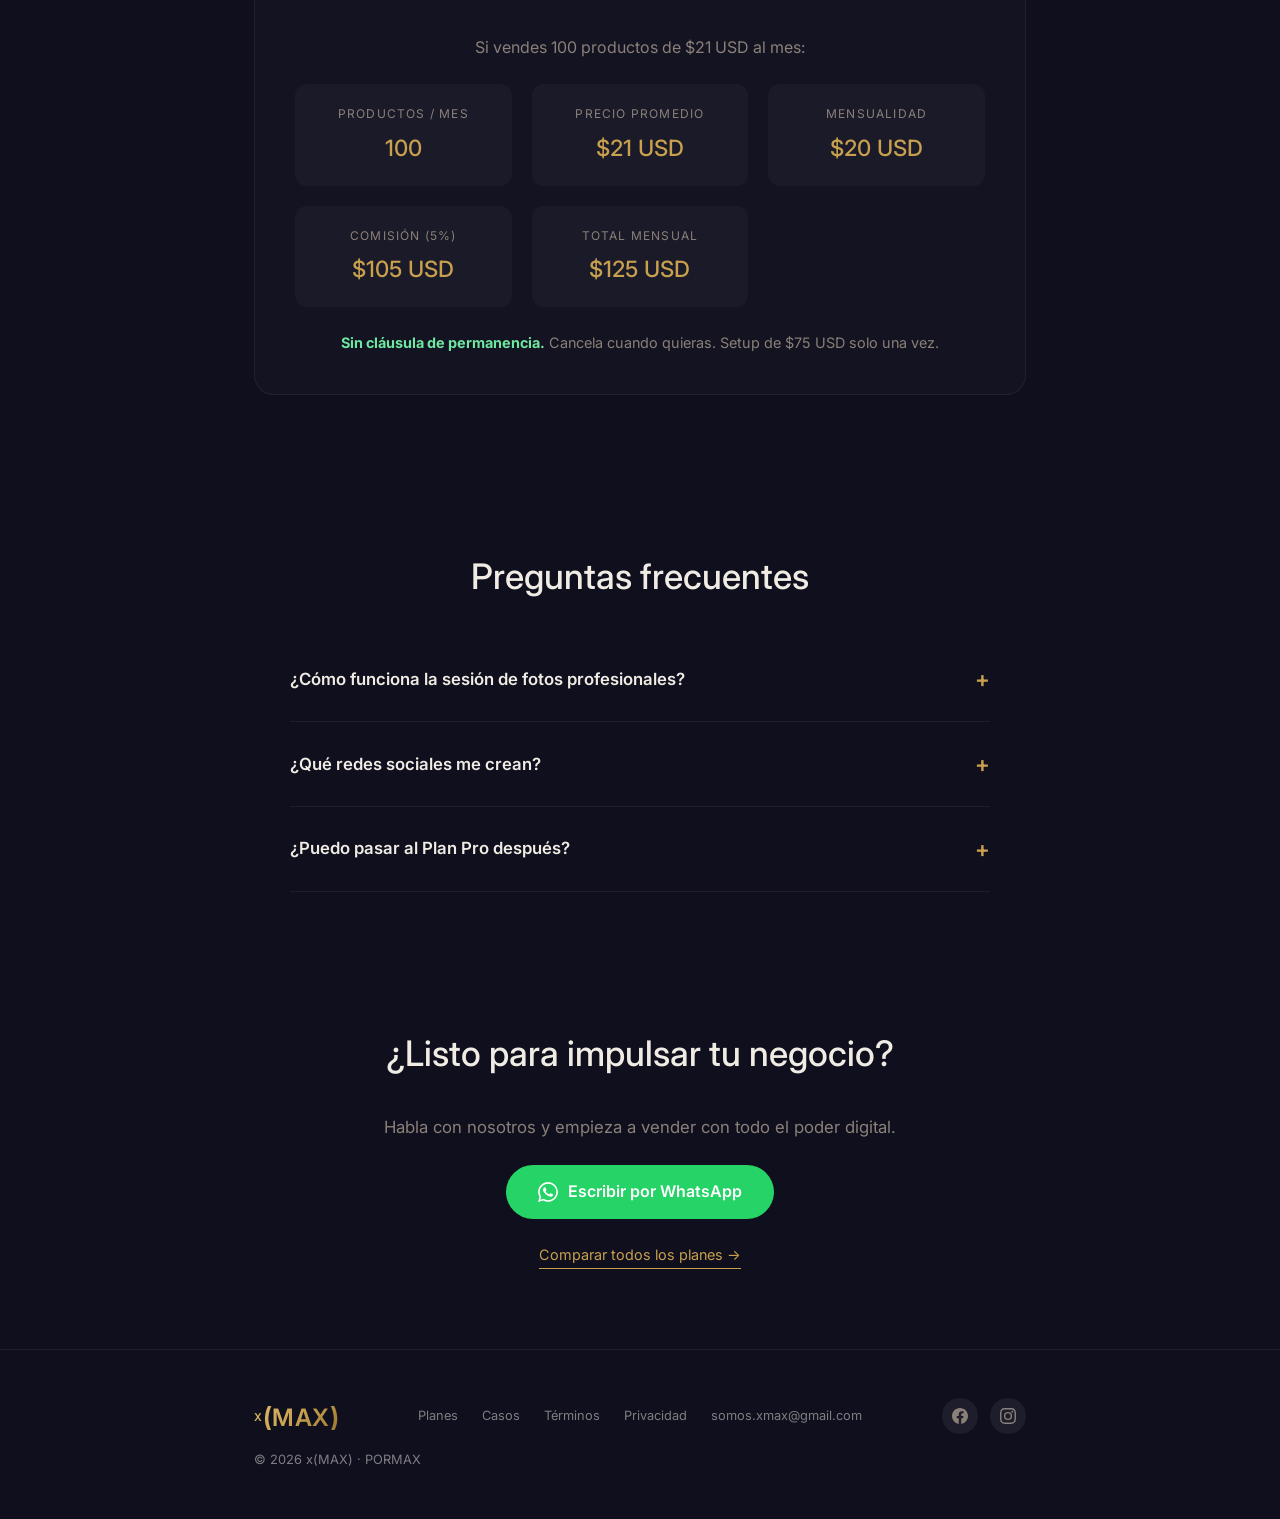
<file: plan-impulso.html>
<!DOCTYPE html>
<html lang="es">
<head>
    <meta charset="UTF-8">
    <!-- Meta Pixel: desactivado 17-abr-2026 (cuenta inhabilitada, ver Notion MKT-02) -->
    <script async src="https://www.googletagmanager.com/gtag/js?id=G-PE68RVN55R"></script>
    <script>window.dataLayer=window.dataLayer||[];function gtag(){dataLayer.push(arguments);}gtag('js',new Date());gtag('config','G-PE68RVN55R');</script>
    <meta name="viewport" content="width=device-width, initial-scale=1.0">
    <title>Plan Impulso — somosxmax | $75 montaje + $20/mes + 5%</title>
    <meta name="description" content="Plan Impulso de somosxmax: $75 montaje único + $20 USD/mes + 5% por venta. Fotos, redes sociales, chatbot 24/7 y soporte WhatsApp. Sin cláusula de permanencia. El plan recomendado para crecer.">
    <meta name="keywords" content="somosxmax plan impulso, marketing digital Colombia, redes sociales negocios, fotos profesionales productos, sin permanencia">
    <link rel="canonical" href="https://somosxmax.widagarpa.workers.dev/plan-impulso.html">
    <meta property="og:title" content="Plan Impulso — somosxmax | $75 + $20/mes + 5%">
    <meta property="og:description" content="Fotos, redes sociales, chatbot 24/7. $75 montaje + $20/mes + 5% comisión. Sin cláusula de permanencia — cancela cuando quieras.">
    <meta property="og:image" content="https://somosxmax.widagarpa.workers.dev/assets/og-image.svg">
    <meta property="og:url" content="https://somosxmax.widagarpa.workers.dev/plan-impulso.html">
    <meta property="og:type" content="website">
    <meta property="og:site_name" content="somosxmax">
    <link rel="icon" type="image/svg+xml" href="assets/favicon.svg">
    <link rel="preconnect" href="https://fonts.googleapis.com">
    <link rel="preconnect" href="https://fonts.gstatic.com" crossorigin>
    <link href="https://fonts.googleapis.com/css2?family=Inter:wght@300;400;500;600&display=swap" rel="stylesheet">
    <link href="https://api.fontshare.com/v2/css?f[]=clash-display@400,500,600&display=swap" rel="stylesheet">
    <style>
        *, *::before, *::after { margin: 0; padding: 0; box-sizing: border-box; }
        :root {
            --black: #0f0f1e;
            --white: #f0ece4;
            --gray-100: #e8e8ed;
            --gray-300: #b0b0b8;
            --gray-400: #8a8078;
            --gray-500: #6e6e73;
            --gray-600: #424245;
            --gray-700: #3a3632;
            --gray-800: #1c1c35;
            --accent: #c8a04e;
            --accent-light: #dbb96a;
            --accent-glow: rgba(200, 160, 78, 0.12);
            --font-primary: 'Inter', -apple-system, BlinkMacSystemFont, sans-serif;
            --font-display: 'Clash Display', 'Inter', sans-serif;
            --ease-out: cubic-bezier(0.25, 0.46, 0.45, 0.94);
            --ease-spring: cubic-bezier(0.34, 1.56, 0.64, 1);
        }
        html { scroll-behavior: smooth; -webkit-font-smoothing: antialiased; }
        body { font-family: var(--font-primary); background: var(--black); color: var(--white); overflow-x: hidden; line-height: 1.6; }
        ::selection { background: var(--accent); color: var(--black); }
        a { text-decoration: none; color: inherit; }
        img { max-width: 100%; display: block; }
        button { cursor: pointer; border: none; background: none; font-family: inherit; }

        .container { max-width: 900px; margin: 0 auto; padding: 0 clamp(20px, 5vw, 80px); }

        /* NAV */
        .nav {
            position: fixed; top: 0; left: 0; right: 0; z-index: 1000;
            padding: 0 clamp(20px, 5vw, 80px); height: 64px;
            display: flex; align-items: center; justify-content: space-between;
            background: rgba(15, 15, 30, 0.85); backdrop-filter: saturate(180%) blur(20px);
            -webkit-backdrop-filter: saturate(180%) blur(20px);
            border-bottom: 1px solid rgba(200,160,78,0.08);
        }
        .nav-logo img { height: 48px; width: auto; }
        .nav-back { font-size: 0.85rem; font-weight: 500; color: var(--gray-300); transition: color 0.2s; display: flex; align-items: center; gap: 0.4rem; }
        .nav-back:hover { color: var(--white); }

        /* HERO */
        .hero {
            padding: 140px 20px 80px; text-align: center;
            background: radial-gradient(ellipse at 50% 0%, var(--accent-glow) 0%, transparent 60%);
        }
        .hero-label {
            font-family: var(--font-display); font-size: 0.8rem; font-weight: 600;
            letter-spacing: 0.2em; text-transform: uppercase; color: var(--accent); margin-bottom: 0.75rem;
        }
        .recommended-badge {
            display: inline-block; padding: 0.35rem 1rem; border-radius: 100px;
            background: linear-gradient(135deg, var(--accent), var(--accent-light));
            color: var(--black); font-size: 0.75rem; font-weight: 500;
            letter-spacing: 0.1em; text-transform: uppercase; margin-bottom: 1.25rem;
        }
        .hero h1 {
            font-family: var(--font-display); font-size: clamp(2.5rem, 6vw, 4rem);
            font-weight: 500; line-height: 1.1; letter-spacing: -0.02em; margin-bottom: 1.5rem;
        }
        .hero-price {
            font-size: clamp(1.1rem, 2.5vw, 1.4rem); color: var(--gray-300); margin-bottom: 0.5rem;
        }
        .hero-price strong { color: var(--accent); font-weight: 500; font-size: 1.3em; }
        .hero-commission {
            font-size: 1rem; color: var(--gray-400); margin-bottom: 1rem;
        }
        .hero-commission strong { color: var(--white); }
        .hero-highlight {
            display: inline-block; padding: 0.5rem 1.25rem; border-radius: 100px;
            background: rgba(37, 211, 102, 0.1); border: 1px solid rgba(37, 211, 102, 0.25);
            font-size: 0.85rem; color: #6ee7a0; font-weight: 600; margin-bottom: 2rem;
        }

        /* CTA BUTTON */
        .cta-btn {
            display: inline-flex; align-items: center; gap: 0.6rem;
            background: #25D366; color: #fff; padding: 0.9rem 2rem;
            border-radius: 100px; font-weight: 600; font-size: 1rem;
            transition: transform 0.2s var(--ease-spring), box-shadow 0.2s;
        }
        .cta-btn:hover { transform: scale(1.05); box-shadow: 0 8px 30px rgba(37, 211, 102, 0.3); }
        .cta-btn svg { width: 20px; height: 20px; fill: #fff; }

        /* SECTIONS */
        section { padding: 80px 0; }
        .section-title {
            font-family: var(--font-display); font-size: clamp(1.6rem, 4vw, 2.2rem);
            font-weight: 500; line-height: 1.2; margin-bottom: 2.5rem; text-align: center;
        }

        /* INCLUDES LIST */
        .includes-grid {
            display: grid; grid-template-columns: repeat(auto-fit, minmax(260px, 1fr));
            gap: 1.25rem; margin-bottom: 3rem;
        }
        .include-card {
            background: rgba(255,255,255,0.03); border: 1px solid rgba(255,255,255,0.06);
            border-radius: 16px; padding: 1.5rem;
        }
        .include-card.highlight {
            border-color: var(--accent); background: var(--accent-glow);
        }
        .include-card h3 {
            font-family: var(--font-display); font-size: 1rem; font-weight: 600;
            margin-bottom: 0.5rem; display: flex; align-items: center; gap: 0.5rem;
        }
        .include-card p { font-size: 0.9rem; color: var(--gray-400); line-height: 1.5; }
        .icon-check { color: var(--accent); font-size: 1.1rem; }
        .badge-new {
            font-size: 0.65rem; font-weight: 500; letter-spacing: 0.08em; text-transform: uppercase;
            background: var(--accent); color: var(--black); padding: 0.15rem 0.5rem; border-radius: 100px;
        }

        /* CALCULATOR */
        .calc-section { background: rgba(255,255,255,0.02); border-radius: 20px; padding: 2.5rem; border: 1px solid rgba(255,255,255,0.06); }
        .calc-example {
            display: grid; grid-template-columns: repeat(auto-fit, minmax(160px, 1fr));
            gap: 1.25rem; text-align: center; margin-top: 1.5rem;
        }
        .calc-item { padding: 1.25rem; background: rgba(255,255,255,0.03); border-radius: 12px; }
        .calc-item .label { font-size: 0.75rem; color: var(--gray-400); margin-bottom: 0.4rem; text-transform: uppercase; letter-spacing: 0.1em; }
        .calc-item .value { font-family: var(--font-display); font-size: 1.4rem; font-weight: 500; color: var(--accent); }
        .calc-note { text-align: center; margin-top: 1.5rem; font-size: 0.9rem; color: var(--gray-400); }
        .calc-note strong { color: #6ee7a0; }

        /* FAQ */
        .faq-list { max-width: 700px; margin: 0 auto; }
        .faq-item { border-bottom: 1px solid rgba(255,255,255,0.06); padding: 1.5rem 0; }
        .faq-item summary {
            font-family: var(--font-display); font-weight: 600; font-size: 1.05rem;
            cursor: pointer; list-style: none; display: flex; justify-content: space-between; align-items: center;
        }
        .faq-item summary::-webkit-details-marker { display: none; }
        .faq-item summary::after { content: '+'; font-size: 1.4rem; color: var(--accent); transition: transform 0.2s; }
        .faq-item[open] summary::after { content: '−'; }
        .faq-item p { margin-top: 1rem; font-size: 0.95rem; color: var(--gray-400); line-height: 1.7; }

        /* BOTTOM CTA */
        .bottom-cta { text-align: center; padding: 60px 0 80px; }
        .bottom-cta p { color: var(--gray-400); margin-bottom: 1.5rem; font-size: 1.05rem; }
        .compare-link {
            display: inline-block; margin-top: 1.5rem; font-size: 0.9rem;
            color: var(--accent); border-bottom: 1px solid var(--accent); padding-bottom: 2px;
            transition: opacity 0.2s;
        }
        .compare-link:hover { opacity: 0.7; }

        /* FOOTER */
        .footer { padding: 3rem 0; border-top: 1px solid rgba(255,255,255,0.06); }
        .footer-inner { display: flex; justify-content: space-between; align-items: center; flex-wrap: wrap; gap: 1rem; }
        .footer-logo img { height: 24px; }
        .footer-copy { font-size: 0.8rem; color: var(--gray-500); }
        .footer-links { display: flex; gap: 1.5rem; align-items: center; flex-wrap: wrap; }
        .footer-links a { font-size: 0.8rem; color: var(--gray-500); transition: color 0.2s; }
        .footer-links a:hover { color: var(--white); }
        .footer-social { display: flex; gap: 0.75rem; }
        .footer-social a {
            width: 36px; height: 36px; border-radius: 50%;
            background: rgba(255,255,255,0.06); display: flex; align-items: center; justify-content: center;
            transition: background 0.2s;
        }
        .footer-social a:hover { background: rgba(255,255,255,0.12); }
        .footer-social svg { width: 16px; height: 16px; fill: var(--gray-400); }

        /* FLOATING WA */
        .wa-float {
            position: fixed; bottom: 28px; right: 28px; z-index: 900;
            width: 56px; height: 56px; border-radius: 50%;
            background: #25D366; display: flex; align-items: center; justify-content: center;
            box-shadow: 0 4px 20px rgba(37, 211, 102, 0.4);
            transition: transform 0.2s var(--ease-spring);
        }
        .wa-float:hover { transform: scale(1.1); }
        .wa-float svg { width: 28px; height: 28px; fill: #fff; }

        @media (max-width: 768px) {
            .hero { padding: 120px 16px 60px; }
            section { padding: 60px 0; }
            .calc-section { padding: 1.5rem; }
            .footer-inner { flex-direction: column; text-align: center; gap: 1.25rem; }
            .footer-links { justify-content: center; }
            .footer-social { justify-content: center; }
        }

    
        /* ========== LOGO X(MAX) ========== */
        .logo-xmax {
            display: inline-flex;
            align-items: center;
            font-family: 'Clash Display', 'Inter', system-ui, sans-serif;
            font-weight: 600;
            line-height: 1;
            background: linear-gradient(135deg, #dbb96a 0%, #c8a04e 50%, #9a7a2e 100%);
            -webkit-background-clip: text;
            -webkit-text-fill-color: transparent;
            background-clip: text;
        }
        .logo-x {
            font-size: 0.45em;
            margin-right: 1px;
        }
        .logo-paren {
            font-size: 1.15em;
            line-height: 0.85;
        }
        .logo-max {
            font-size: 1em;
            letter-spacing: 0.5px;
        }
        .nav-logo .logo-xmax {
            font-size: 28px;
        }
        .footer-logo .logo-xmax {
            font-size: 24px;
        }
        .loader .logo-xmax {
            font-size: 48px;
        }

    
        /* === Light section text overrides === */
        .section-subtitle { color: #8a8078; }
        .plan-hero p, .plan-features p, .faq-content p,
        .calculator p, .calculator-note { color: #6e665e; }
        .footer-copy, .footer-links a { color: rgba(240,236,228,0.5); }

    </style>
</head>
<body>

<!-- NAV -->
<nav class="nav">
    <a href="index.html" class="nav-logo"><span class="logo-xmax" aria-label="x(MAX)"><span class="logo-x">X</span><span class="logo-paren">(</span><span class="logo-max">MAX</span><span class="logo-paren">)</span></span></a>
    <a href="index.html#planes" class="nav-back">&larr; Ver todos los planes</a>
</nav>

<!-- HERO -->
<header class="hero">
    <div class="container">
        <p class="hero-label">Plan Impulso</p>
        <div><span class="recommended-badge">&#9733; Recomendado</span></div>
        <h1>Crece con todo<br>el poder digital</h1>
        <p class="hero-price">Montaje único: <strong>$75 USD</strong> · Mensualidad: <strong>$20 USD</strong></p>
        <p class="hero-commission">Comisión: <strong>5%</strong> del valor por producto vendido</p>
        <div class="hero-highlight">Sin cláusula de permanencia — cancela cuando quieras</div>
        <br>
        <a href="https://wa.me/573001620966?text=Hola%2C%20quiero%20info%20sobre%20el%20Plan%20Impulso%20de%20x(MAX)" class="cta-btn" target="_blank" rel="noopener">
            <svg viewBox="0 0 24 24"><path d="M17.472 14.382c-.297-.149-1.758-.867-2.03-.967-.273-.099-.471-.148-.67.15-.197.297-.767.966-.94 1.164-.173.199-.347.223-.644.075-.297-.15-1.255-.463-2.39-1.475-.883-.788-1.48-1.761-1.653-2.059-.173-.297-.018-.458.13-.606.134-.133.298-.347.446-.52.149-.174.198-.298.298-.497.099-.198.05-.371-.025-.52-.075-.149-.669-1.612-.916-2.207-.242-.579-.487-.5-.669-.51l-.57-.01c-.198 0-.52.074-.792.372-.272.297-1.04 1.016-1.04 2.479 0 1.462 1.065 2.875 1.213 3.074.149.198 2.096 3.2 5.077 4.487.709.306 1.262.489 1.694.625.712.227 1.36.195 1.871.118.571-.085 1.758-.719 2.006-1.413.248-.694.248-1.289.173-1.413-.074-.124-.272-.198-.57-.347m-5.421 7.403h-.004a9.87 9.87 0 01-5.031-1.378l-.361-.214-3.741.982.998-3.648-.235-.374a9.86 9.86 0 01-1.51-5.26c.001-5.45 4.436-9.884 9.888-9.884 2.64 0 5.122 1.03 6.988 2.898a9.825 9.825 0 012.893 6.994c-.003 5.45-4.437 9.884-9.885 9.884m8.413-18.297A11.815 11.815 0 0012.05 0C5.495 0 .16 5.335.157 11.892c0 2.096.547 4.142 1.588 5.945L.057 24l6.305-1.654a11.882 11.882 0 005.683 1.448h.005c6.554 0 11.89-5.335 11.893-11.893a11.821 11.821 0 00-3.48-8.413z"/></svg>
            Quiero el Plan Impulso
        </a>
    </div>
</header>

<!-- INCLUYE -->
<section>
    <div class="container">
        <h2 class="section-title">Qué incluye tu plan</h2>
        <div class="includes-grid">
            <div class="include-card">
                <h3><span class="icon-check">&#10003;</span> App + CRM + Agenda</h3>
                <p>Gestiona pedidos, clientes y agenda desde una aplicación centralizada.</p>
            </div>
            <div class="include-card">
                <h3><span class="icon-check">&#10003;</span> Catálogo + Chatbot 24/7</h3>
                <p>Tu catálogo digital con un asistente que toma pedidos las 24 horas.</p>
            </div>
            <div class="include-card">
                <h3><span class="icon-check">&#10003;</span> Soporte + Onboarding 90 días</h3>
                <p>Acompañamiento humano durante los primeros 3 meses.</p>
            </div>
            <div class="include-card highlight">
                <h3><span class="icon-check">&#10003;</span> Fotos profesionales <span class="badge-new">Nuevo</span></h3>
                <p>Sesión fotográfica de tus productos para que se vean premium en tu catálogo.</p>
            </div>
            <div class="include-card highlight">
                <h3><span class="icon-check">&#10003;</span> Creación de redes sociales <span class="badge-new">Nuevo</span></h3>
                <p>Creamos y configuramos tus perfiles en las redes que importan para tu negocio.</p>
            </div>
            <div class="include-card highlight">
                <h3><span class="icon-check">&#10003;</span> Guía de contenido + 1 a 3 videos <span class="badge-new">Nuevo</span></h3>
                <p>Recibe una guía para publicar contenido efectivo, más videos listos para redes.</p>
            </div>
        </div>
    </div>
</section>

<!-- EJEMPLO DE COSTOS -->
<section>
    <div class="container">
        <div class="calc-section">
            <h2 class="section-title">Ejemplo real de costos</h2>
            <p style="text-align:center; color: var(--gray-400); margin-bottom: 1rem;">Si vendes 100 productos de $21 USD al mes:</p>
            <div class="calc-example">
                <div class="calc-item">
                    <p class="label">Productos / mes</p>
                    <p class="value">100</p>
                </div>
                <div class="calc-item">
                    <p class="label">Precio promedio</p>
                    <p class="value">$21 USD</p>
                </div>
                <div class="calc-item">
                    <p class="label">Mensualidad</p>
                    <p class="value">$20 USD</p>
                </div>
                <div class="calc-item">
                    <p class="label">Comisión (5%)</p>
                    <p class="value">$105 USD</p>
                </div>
                <div class="calc-item">
                    <p class="label">Total mensual</p>
                    <p class="value">$125 USD</p>
                </div>
            </div>
            <p class="calc-note"><strong>Sin cláusula de permanencia.</strong> Cancela cuando quieras. Setup de $75 USD solo una vez.</p>
        </div>
    </div>
</section>

<!-- FAQ -->
<section>
    <div class="container">
        <h2 class="section-title">Preguntas frecuentes</h2>
        <div class="faq-list">
            <details class="faq-item">
                <summary>¿Cómo funciona la sesión de fotos profesionales?</summary>
                <p>Coordinamos una sesión donde fotografiamos tus productos con iluminación y fondo profesional. Las fotos se suben directamente a tu catálogo digital para que luzcan increíbles.</p>
            </details>
            <details class="faq-item">
                <summary>¿Qué redes sociales me crean?</summary>
                <p>Dependiendo de tu negocio, creamos y configuramos Instagram, Facebook y/o TikTok con tu branding, biografía optimizada y primeros posts listos para publicar.</p>
            </details>
            <details class="faq-item">
                <summary>¿Puedo pasar al Plan Pro después?</summary>
                <p>Sí, puedes migrar al Plan Pro en cualquier momento para obtener marketing activo y menor comisión a largo plazo. La transición es fluida y no pierdes datos.</p>
            </details>
        </div>
    </div>
</section>

<!-- BOTTOM CTA -->
<section class="bottom-cta">
    <div class="container">
        <h2 class="section-title">¿Listo para impulsar tu negocio?</h2>
        <p>Habla con nosotros y empieza a vender con todo el poder digital.</p>
        <a href="https://wa.me/573001620966?text=Hola%2C%20quiero%20activar%20el%20Plan%20Impulso%20de%20x(MAX)" class="cta-btn" target="_blank" rel="noopener">
            <svg viewBox="0 0 24 24"><path d="M17.472 14.382c-.297-.149-1.758-.867-2.03-.967-.273-.099-.471-.148-.67.15-.197.297-.767.966-.94 1.164-.173.199-.347.223-.644.075-.297-.15-1.255-.463-2.39-1.475-.883-.788-1.48-1.761-1.653-2.059-.173-.297-.018-.458.13-.606.134-.133.298-.347.446-.52.149-.174.198-.298.298-.497.099-.198.05-.371-.025-.52-.075-.149-.669-1.612-.916-2.207-.242-.579-.487-.5-.669-.51l-.57-.01c-.198 0-.52.074-.792.372-.272.297-1.04 1.016-1.04 2.479 0 1.462 1.065 2.875 1.213 3.074.149.198 2.096 3.2 5.077 4.487.709.306 1.262.489 1.694.625.712.227 1.36.195 1.871.118.571-.085 1.758-.719 2.006-1.413.248-.694.248-1.289.173-1.413-.074-.124-.272-.198-.57-.347m-5.421 7.403h-.004a9.87 9.87 0 01-5.031-1.378l-.361-.214-3.741.982.998-3.648-.235-.374a9.86 9.86 0 01-1.51-5.26c.001-5.45 4.436-9.884 9.888-9.884 2.64 0 5.122 1.03 6.988 2.898a9.825 9.825 0 012.893 6.994c-.003 5.45-4.437 9.884-9.885 9.884m8.413-18.297A11.815 11.815 0 0012.05 0C5.495 0 .16 5.335.157 11.892c0 2.096.547 4.142 1.588 5.945L.057 24l6.305-1.654a11.882 11.882 0 005.683 1.448h.005c6.554 0 11.89-5.335 11.893-11.893a11.821 11.821 0 00-3.48-8.413z"/></svg>
            Escribir por WhatsApp
        </a>
        <br>
        <a href="index.html#planes" class="compare-link">Comparar todos los planes &rarr;</a>
    </div>
</section>

<!-- FOOTER -->
<footer class="footer">
    <div class="container">
        <div class="footer-inner">
            <a href="index.html" class="footer-logo"><span class="logo-xmax" aria-label="x(MAX)"><span class="logo-x">X</span><span class="logo-paren">(</span><span class="logo-max">MAX</span><span class="logo-paren">)</span></span></a>
            <div class="footer-links">
                <a href="index.html#planes">Planes</a>
                <a href="index.html#casos">Casos</a>
                <a href="terminos.html">Términos</a>
                <a href="privacidad.html">Privacidad</a>
                <a href="mailto:somos.xmax@gmail.com">somos.xmax@gmail.com</a>
            </div>
            <div class="footer-social">
                <a href="https://www.facebook.com/profile.php?id=61578468688463" target="_blank" rel="noopener" aria-label="Facebook">
                    <svg viewBox="0 0 24 24"><path d="M24 12.073c0-6.627-5.373-12-12-12s-12 5.373-12 12c0 5.99 4.388 10.954 10.125 11.854v-8.385H7.078v-3.47h3.047V9.43c0-3.007 1.792-4.669 4.533-4.669 1.312 0 2.686.235 2.686.235v2.953H15.83c-1.491 0-1.956.925-1.956 1.874v2.25h3.328l-.532 3.47h-2.796v8.385C19.612 23.027 24 18.062 24 12.073z"/></svg>
                </a>
                <a href="https://www.instagram.com/somoxmax/" target="_blank" rel="noopener" aria-label="Instagram">
                    <svg viewBox="0 0 24 24"><path d="M12 2.163c3.204 0 3.584.012 4.85.07 3.252.148 4.771 1.691 4.919 4.919.058 1.265.069 1.645.069 4.849 0 3.205-.012 3.584-.069 4.849-.149 3.225-1.664 4.771-4.919 4.919-1.266.058-1.644.07-4.85.07-3.204 0-3.584-.012-4.849-.07-3.26-.149-4.771-1.699-4.919-4.92-.058-1.265-.07-1.644-.07-4.849 0-3.204.013-3.583.07-4.849.149-3.227 1.664-4.771 4.919-4.919 1.266-.057 1.645-.069 4.849-.069zM12 0C8.741 0 8.333.014 7.053.072 2.695.272.273 2.69.073 7.052.014 8.333 0 8.741 0 12c0 3.259.014 3.668.072 4.948.2 4.358 2.618 6.78 6.98 6.98C8.333 23.986 8.741 24 12 24c3.259 0 3.668-.014 4.948-.072 4.354-.2 6.782-2.618 6.979-6.98.059-1.28.073-1.689.073-4.948 0-3.259-.014-3.667-.072-4.947-.196-4.354-2.617-6.78-6.979-6.98C15.668.014 15.259 0 12 0zm0 5.838a6.162 6.162 0 100 12.324 6.162 6.162 0 000-12.324zM12 16a4 4 0 110-8 4 4 0 010 8zm6.406-11.845a1.44 1.44 0 100 2.881 1.44 1.44 0 000-2.881z"/></svg>
                </a>
            </div>
            <p class="footer-copy">&copy; 2026 x(MAX) &middot; PORMAX</p>
        </div>
    </div>
</footer>

<!-- FLOATING WHATSAPP -->
<a href="https://wa.me/573001620966?text=Hola%2C%20quiero%20info%20sobre%20el%20Plan%20Impulso%20de%20x(MAX)" class="wa-float" target="_blank" rel="noopener" aria-label="WhatsApp">
    <svg viewBox="0 0 24 24"><path d="M17.472 14.382c-.297-.149-1.758-.867-2.03-.967-.273-.099-.471-.148-.67.15-.197.297-.767.966-.94 1.164-.173.199-.347.223-.644.075-.297-.15-1.255-.463-2.39-1.475-.883-.788-1.48-1.761-1.653-2.059-.173-.297-.018-.458.13-.606.134-.133.298-.347.446-.52.149-.174.198-.298.298-.497.099-.198.05-.371-.025-.52-.075-.149-.669-1.612-.916-2.207-.242-.579-.487-.5-.669-.51l-.57-.01c-.198 0-.52.074-.792.372-.272.297-1.04 1.016-1.04 2.479 0 1.462 1.065 2.875 1.213 3.074.149.198 2.096 3.2 5.077 4.487.709.306 1.262.489 1.694.625.712.227 1.36.195 1.871.118.571-.085 1.758-.719 2.006-1.413.248-.694.248-1.289.173-1.413-.074-.124-.272-.198-.57-.347m-5.421 7.403h-.004a9.87 9.87 0 01-5.031-1.378l-.361-.214-3.741.982.998-3.648-.235-.374a9.86 9.86 0 01-1.51-5.26c.001-5.45 4.436-9.884 9.888-9.884 2.64 0 5.122 1.03 6.988 2.898a9.825 9.825 0 012.893 6.994c-.003 5.45-4.437 9.884-9.885 9.884m8.413-18.297A11.815 11.815 0 0012.05 0C5.495 0 .16 5.335.157 11.892c0 2.096.547 4.142 1.588 5.945L.057 24l6.305-1.654a11.882 11.882 0 005.683 1.448h.005c6.554 0 11.89-5.335 11.893-11.893a11.821 11.821 0 00-3.48-8.413z"/></svg>
</a>

</body>
</html>
</file>
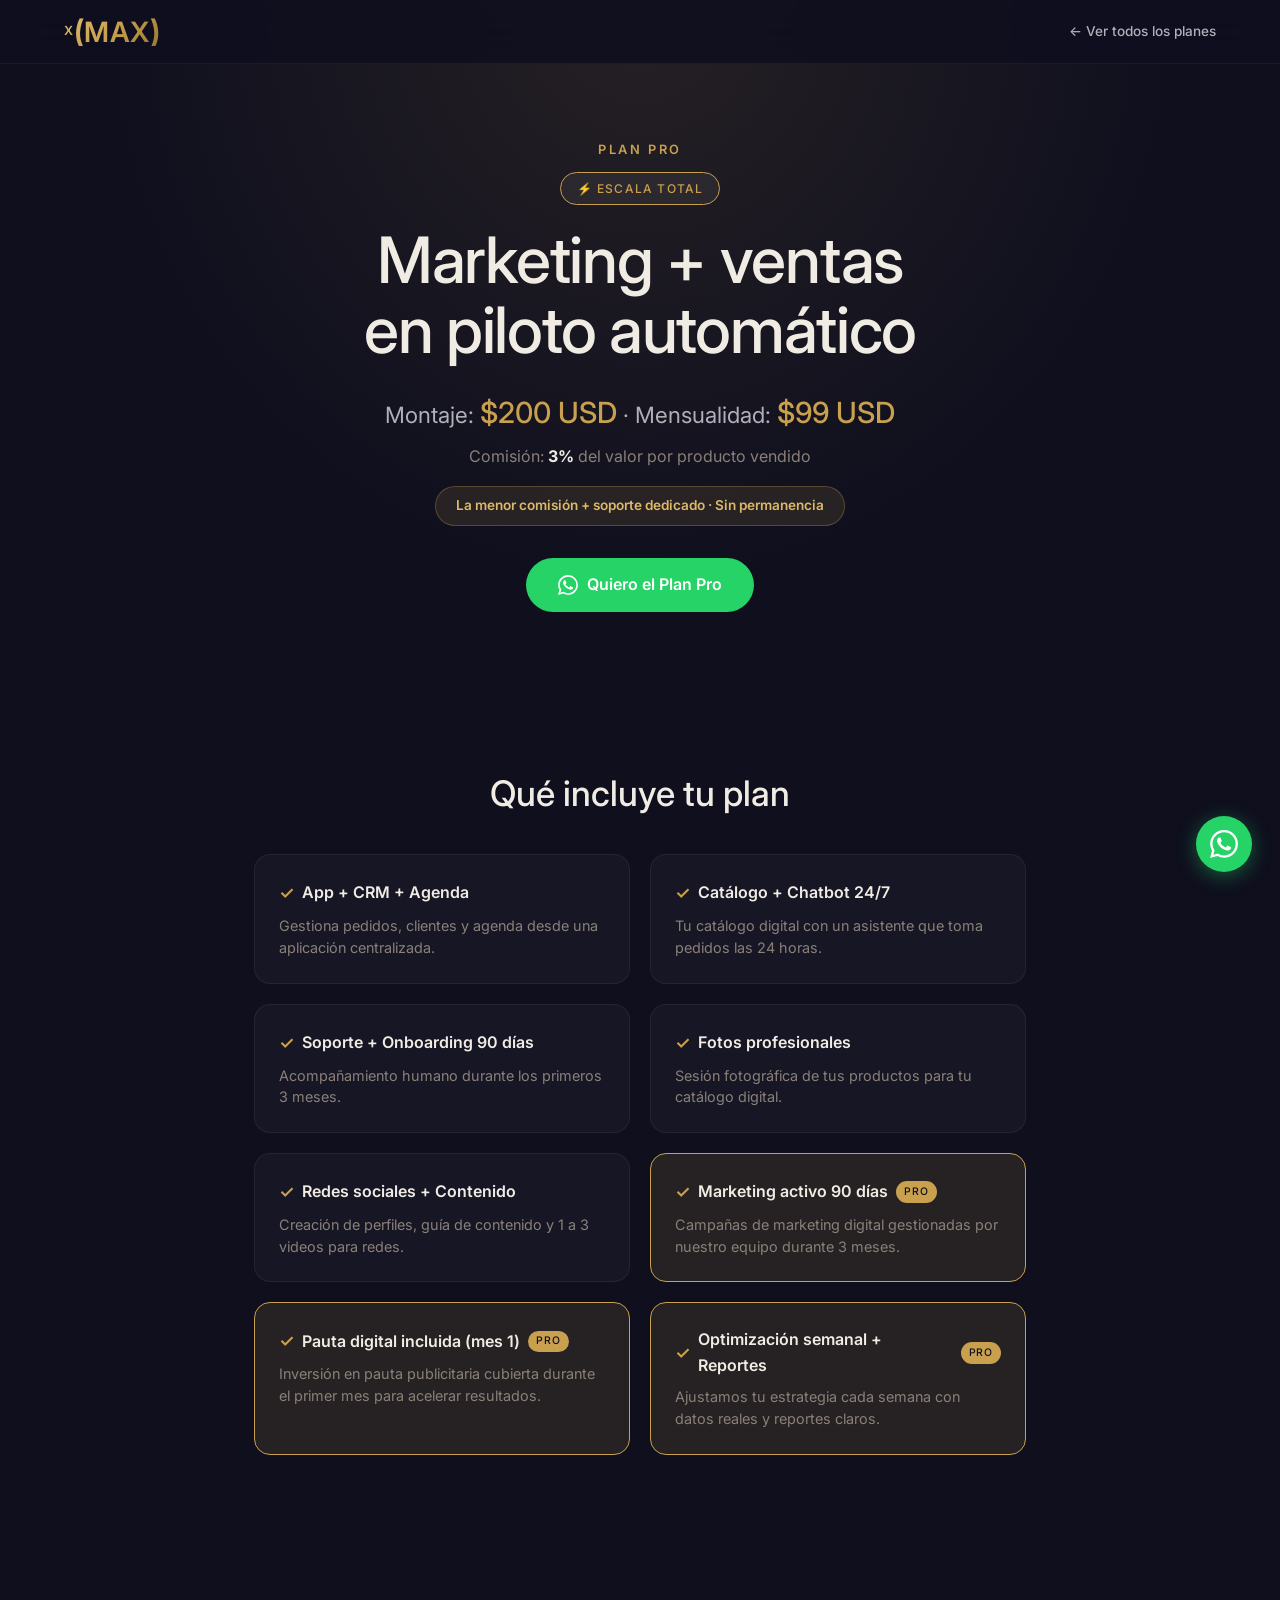
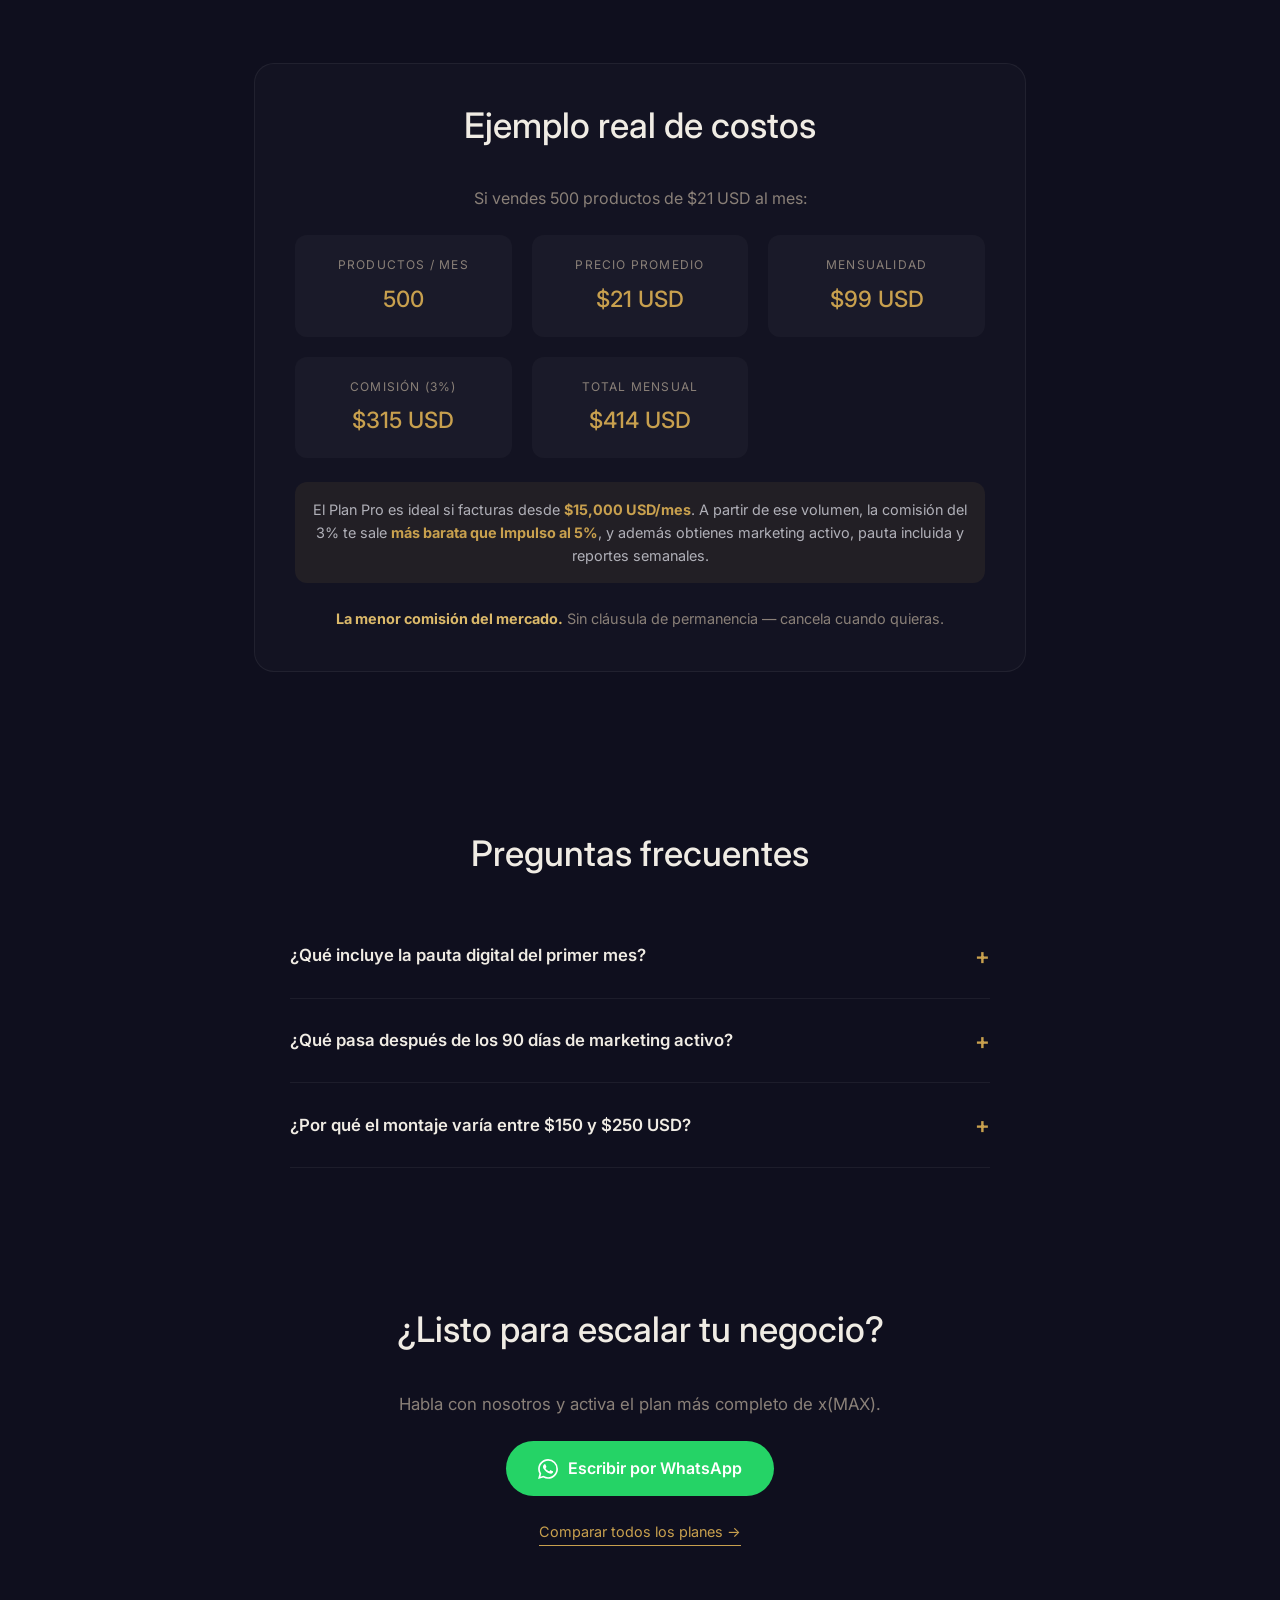
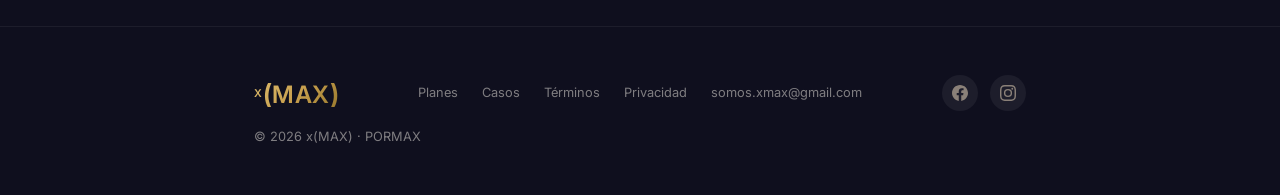
<file: plan-pro.html>
<!DOCTYPE html>
<html lang="es">
<head>
    <meta charset="UTF-8">
    <!-- Meta Pixel: desactivado 17-abr-2026 (cuenta inhabilitada, ver Notion MKT-02) -->
    <script async src="https://www.googletagmanager.com/gtag/js?id=G-PE68RVN55R"></script>
    <script>window.dataLayer=window.dataLayer||[];function gtag(){dataLayer.push(arguments);}gtag('js',new Date());gtag('config','G-PE68RVN55R');</script>
    <meta name="viewport" content="width=device-width, initial-scale=1.0">
    <title>Plan Pro — somosxmax | Marketing Activo + Pauta Digital</title>
    <meta name="description" content="Plan Pro de somosxmax: $200 montaje + $99 USD/mes + 3% comisión. Marketing activo, pauta incluida, reportes semanales y la menor comisión. Sin cláusula de permanencia. Para negocios que quieren escalar.">
    <meta name="keywords" content="somosxmax plan pro, marketing activo Colombia, pauta digital negocios, agencia marketing digital">
    <link rel="canonical" href="https://somosxmax.widagarpa.workers.dev/plan-pro.html">
    <meta property="og:title" content="Plan Pro — somosxmax | Marketing Activo + Pauta Digital">
    <meta property="og:description" content="Marketing activo, pauta digital incluida y reportes semanales. Para negocios que quieren escalar.">
    <meta property="og:image" content="https://somosxmax.widagarpa.workers.dev/assets/og-image.svg">
    <meta property="og:url" content="https://somosxmax.widagarpa.workers.dev/plan-pro.html">
    <meta property="og:type" content="website">
    <meta property="og:site_name" content="somosxmax">
    <link rel="icon" type="image/svg+xml" href="assets/favicon.svg">
    <link rel="preconnect" href="https://fonts.googleapis.com">
    <link rel="preconnect" href="https://fonts.gstatic.com" crossorigin>
    <link href="https://fonts.googleapis.com/css2?family=Inter:wght@300;400;500;600&display=swap" rel="stylesheet">
    <link href="https://api.fontshare.com/v2/css?f[]=clash-display@400,500,600&display=swap" rel="stylesheet">
    <style>
        *, *::before, *::after { margin: 0; padding: 0; box-sizing: border-box; }
        :root {
            --black: #0f0f1e;
            --white: #f0ece4;
            --gray-100: #e8e8ed;
            --gray-300: #b0b0b8;
            --gray-400: #8a8078;
            --gray-500: #6e6e73;
            --gray-600: #424245;
            --gray-700: #3a3632;
            --gray-800: #1c1c35;
            --accent: #c8a04e;
            --accent-light: #dbb96a;
            --accent-glow: rgba(200, 160, 78, 0.12);
            --font-primary: 'Inter', -apple-system, BlinkMacSystemFont, sans-serif;
            --font-display: 'Clash Display', 'Inter', sans-serif;
            --ease-out: cubic-bezier(0.25, 0.46, 0.45, 0.94);
            --ease-spring: cubic-bezier(0.34, 1.56, 0.64, 1);
        }
        html { scroll-behavior: smooth; -webkit-font-smoothing: antialiased; }
        body { font-family: var(--font-primary); background: var(--black); color: var(--white); overflow-x: hidden; line-height: 1.6; }
        ::selection { background: var(--accent); color: var(--black); }
        a { text-decoration: none; color: inherit; }
        img { max-width: 100%; display: block; }
        button { cursor: pointer; border: none; background: none; font-family: inherit; }

        .container { max-width: 900px; margin: 0 auto; padding: 0 clamp(20px, 5vw, 80px); }

        /* NAV */
        .nav {
            position: fixed; top: 0; left: 0; right: 0; z-index: 1000;
            padding: 0 clamp(20px, 5vw, 80px); height: 64px;
            display: flex; align-items: center; justify-content: space-between;
            background: rgba(15, 15, 30, 0.85); backdrop-filter: saturate(180%) blur(20px);
            -webkit-backdrop-filter: saturate(180%) blur(20px);
            border-bottom: 1px solid rgba(200,160,78,0.08);
        }
        .nav-logo img { height: 48px; width: auto; }
        .nav-back { font-size: 0.85rem; font-weight: 500; color: var(--gray-300); transition: color 0.2s; display: flex; align-items: center; gap: 0.4rem; }
        .nav-back:hover { color: var(--white); }

        /* HERO */
        .hero {
            padding: 140px 20px 80px; text-align: center;
            background: radial-gradient(ellipse at 50% 0%, var(--accent-glow) 0%, transparent 60%);
        }
        .hero-label {
            font-family: var(--font-display); font-size: 0.8rem; font-weight: 600;
            letter-spacing: 0.2em; text-transform: uppercase; color: var(--accent); margin-bottom: 0.75rem;
        }
        .pro-badge {
            display: inline-block; padding: 0.35rem 1rem; border-radius: 100px;
            background: rgba(255,255,255,0.06); border: 1px solid var(--accent);
            color: var(--accent); font-size: 0.75rem; font-weight: 500;
            letter-spacing: 0.1em; text-transform: uppercase; margin-bottom: 1.25rem;
        }
        .hero h1 {
            font-family: var(--font-display); font-size: clamp(2.5rem, 6vw, 4rem);
            font-weight: 500; line-height: 1.1; letter-spacing: -0.02em; margin-bottom: 1.5rem;
        }
        .hero-price {
            font-size: clamp(1.1rem, 2.5vw, 1.4rem); color: var(--gray-300); margin-bottom: 0.5rem;
        }
        .hero-price strong { color: var(--accent); font-weight: 500; font-size: 1.3em; }
        .hero-commission {
            font-size: 1rem; color: var(--gray-400); margin-bottom: 1rem;
        }
        .hero-commission strong { color: var(--white); }
        .hero-highlight {
            display: inline-block; padding: 0.5rem 1.25rem; border-radius: 100px;
            background: var(--accent-glow); border: 1px solid rgba(200, 160, 78, 0.3);
            font-size: 0.85rem; color: var(--accent-light); font-weight: 600; margin-bottom: 2rem;
        }

        /* CTA BUTTON */
        .cta-btn {
            display: inline-flex; align-items: center; gap: 0.6rem;
            background: #25D366; color: #fff; padding: 0.9rem 2rem;
            border-radius: 100px; font-weight: 600; font-size: 1rem;
            transition: transform 0.2s var(--ease-spring), box-shadow 0.2s;
        }
        .cta-btn:hover { transform: scale(1.05); box-shadow: 0 8px 30px rgba(37, 211, 102, 0.3); }
        .cta-btn svg { width: 20px; height: 20px; fill: #fff; }

        /* SECTIONS */
        section { padding: 80px 0; }
        .section-title {
            font-family: var(--font-display); font-size: clamp(1.6rem, 4vw, 2.2rem);
            font-weight: 500; line-height: 1.2; margin-bottom: 2.5rem; text-align: center;
        }

        /* INCLUDES LIST */
        .includes-grid {
            display: grid; grid-template-columns: repeat(auto-fit, minmax(260px, 1fr));
            gap: 1.25rem; margin-bottom: 3rem;
        }
        .include-card {
            background: rgba(255,255,255,0.03); border: 1px solid rgba(255,255,255,0.06);
            border-radius: 16px; padding: 1.5rem;
        }
        .include-card.highlight {
            border-color: var(--accent); background: var(--accent-glow);
        }
        .include-card h3 {
            font-family: var(--font-display); font-size: 1rem; font-weight: 600;
            margin-bottom: 0.5rem; display: flex; align-items: center; gap: 0.5rem;
        }
        .include-card p { font-size: 0.9rem; color: var(--gray-400); line-height: 1.5; }
        .icon-check { color: var(--accent); font-size: 1.1rem; }
        .badge-pro {
            font-size: 0.65rem; font-weight: 500; letter-spacing: 0.08em; text-transform: uppercase;
            background: var(--accent); color: var(--black); padding: 0.15rem 0.5rem; border-radius: 100px;
        }

        /* CALCULATOR */
        .calc-section { background: rgba(255,255,255,0.02); border-radius: 20px; padding: 2.5rem; border: 1px solid rgba(255,255,255,0.06); }
        .calc-example {
            display: grid; grid-template-columns: repeat(auto-fit, minmax(160px, 1fr));
            gap: 1.25rem; text-align: center; margin-top: 1.5rem;
        }
        .calc-item { padding: 1.25rem; background: rgba(255,255,255,0.03); border-radius: 12px; }
        .calc-item .label { font-size: 0.75rem; color: var(--gray-400); margin-bottom: 0.4rem; text-transform: uppercase; letter-spacing: 0.1em; }
        .calc-item .value { font-family: var(--font-display); font-size: 1.4rem; font-weight: 500; color: var(--accent); }
        .calc-note { text-align: center; margin-top: 1.5rem; font-size: 0.9rem; color: var(--gray-400); }
        .calc-note strong { color: var(--accent-light); }
        .calc-comparison {
            margin-top: 1.5rem; text-align: center; padding: 1rem;
            background: rgba(200, 160, 78, 0.08); border-radius: 12px;
            font-size: 0.9rem; color: var(--gray-300);
        }
        .calc-comparison strong { color: var(--accent); }

        /* FAQ */
        .faq-list { max-width: 700px; margin: 0 auto; }
        .faq-item { border-bottom: 1px solid rgba(255,255,255,0.06); padding: 1.5rem 0; }
        .faq-item summary {
            font-family: var(--font-display); font-weight: 600; font-size: 1.05rem;
            cursor: pointer; list-style: none; display: flex; justify-content: space-between; align-items: center;
        }
        .faq-item summary::-webkit-details-marker { display: none; }
        .faq-item summary::after { content: '+'; font-size: 1.4rem; color: var(--accent); transition: transform 0.2s; }
        .faq-item[open] summary::after { content: '−'; }
        .faq-item p { margin-top: 1rem; font-size: 0.95rem; color: var(--gray-400); line-height: 1.7; }

        /* BOTTOM CTA */
        .bottom-cta { text-align: center; padding: 60px 0 80px; }
        .bottom-cta p { color: var(--gray-400); margin-bottom: 1.5rem; font-size: 1.05rem; }
        .compare-link {
            display: inline-block; margin-top: 1.5rem; font-size: 0.9rem;
            color: var(--accent); border-bottom: 1px solid var(--accent); padding-bottom: 2px;
            transition: opacity 0.2s;
        }
        .compare-link:hover { opacity: 0.7; }

        /* FOOTER */
        .footer { padding: 3rem 0; border-top: 1px solid rgba(255,255,255,0.06); }
        .footer-inner { display: flex; justify-content: space-between; align-items: center; flex-wrap: wrap; gap: 1rem; }
        .footer-logo img { height: 24px; }
        .footer-copy { font-size: 0.8rem; color: var(--gray-500); }
        .footer-links { display: flex; gap: 1.5rem; align-items: center; flex-wrap: wrap; }
        .footer-links a { font-size: 0.8rem; color: var(--gray-500); transition: color 0.2s; }
        .footer-links a:hover { color: var(--white); }
        .footer-social { display: flex; gap: 0.75rem; }
        .footer-social a {
            width: 36px; height: 36px; border-radius: 50%;
            background: rgba(255,255,255,0.06); display: flex; align-items: center; justify-content: center;
            transition: background 0.2s;
        }
        .footer-social a:hover { background: rgba(255,255,255,0.12); }
        .footer-social svg { width: 16px; height: 16px; fill: var(--gray-400); }

        /* FLOATING WA */
        .wa-float {
            position: fixed; bottom: 28px; right: 28px; z-index: 900;
            width: 56px; height: 56px; border-radius: 50%;
            background: #25D366; display: flex; align-items: center; justify-content: center;
            box-shadow: 0 4px 20px rgba(37, 211, 102, 0.4);
            transition: transform 0.2s var(--ease-spring);
        }
        .wa-float:hover { transform: scale(1.1); }
        .wa-float svg { width: 28px; height: 28px; fill: #fff; }

        @media (max-width: 768px) {
            .hero { padding: 120px 16px 60px; }
            section { padding: 60px 0; }
            .calc-section { padding: 1.5rem; }
            .footer-inner { flex-direction: column; text-align: center; gap: 1.25rem; }
            .footer-links { justify-content: center; }
            .footer-social { justify-content: center; }
        }

    
        /* ========== LOGO X(MAX) ========== */
        .logo-xmax {
            display: inline-flex;
            align-items: center;
            font-family: 'Clash Display', 'Inter', system-ui, sans-serif;
            font-weight: 600;
            line-height: 1;
            background: linear-gradient(135deg, #dbb96a 0%, #c8a04e 50%, #9a7a2e 100%);
            -webkit-background-clip: text;
            -webkit-text-fill-color: transparent;
            background-clip: text;
        }
        .logo-x {
            font-size: 0.45em;
            margin-right: 1px;
        }
        .logo-paren {
            font-size: 1.15em;
            line-height: 0.85;
        }
        .logo-max {
            font-size: 1em;
            letter-spacing: 0.5px;
        }
        .nav-logo .logo-xmax {
            font-size: 28px;
        }
        .footer-logo .logo-xmax {
            font-size: 24px;
        }
        .loader .logo-xmax {
            font-size: 48px;
        }

    
        /* === Light section text overrides === */
        .section-subtitle { color: #8a8078; }
        .plan-hero p, .plan-features p, .faq-content p,
        .calculator p, .calculator-note { color: #6e665e; }
        .footer-copy, .footer-links a { color: rgba(240,236,228,0.5); }

    </style>
</head>
<body>

<!-- NAV -->
<nav class="nav">
    <a href="index.html" class="nav-logo"><span class="logo-xmax" aria-label="x(MAX)"><span class="logo-x">X</span><span class="logo-paren">(</span><span class="logo-max">MAX</span><span class="logo-paren">)</span></span></a>
    <a href="index.html#planes" class="nav-back">&larr; Ver todos los planes</a>
</nav>

<!-- HERO -->
<header class="hero">
    <div class="container">
        <p class="hero-label">Plan Pro</p>
        <div><span class="pro-badge">&#9889; Escala total</span></div>
        <h1>Marketing + ventas<br>en piloto automático</h1>
        <p class="hero-price">Montaje: <strong>$200 USD</strong> · Mensualidad: <strong>$99 USD</strong></p>
        <p class="hero-commission">Comisión: <strong>3%</strong> del valor por producto vendido</p>
        <div class="hero-highlight">La menor comisión + soporte dedicado · Sin permanencia</div>
        <br>
        <a href="https://wa.me/573001620966?text=Hola%2C%20quiero%20info%20sobre%20el%20Plan%20Pro%20de%20x(MAX)" class="cta-btn" target="_blank" rel="noopener">
            <svg viewBox="0 0 24 24"><path d="M17.472 14.382c-.297-.149-1.758-.867-2.03-.967-.273-.099-.471-.148-.67.15-.197.297-.767.966-.94 1.164-.173.199-.347.223-.644.075-.297-.15-1.255-.463-2.39-1.475-.883-.788-1.48-1.761-1.653-2.059-.173-.297-.018-.458.13-.606.134-.133.298-.347.446-.52.149-.174.198-.298.298-.497.099-.198.05-.371-.025-.52-.075-.149-.669-1.612-.916-2.207-.242-.579-.487-.5-.669-.51l-.57-.01c-.198 0-.52.074-.792.372-.272.297-1.04 1.016-1.04 2.479 0 1.462 1.065 2.875 1.213 3.074.149.198 2.096 3.2 5.077 4.487.709.306 1.262.489 1.694.625.712.227 1.36.195 1.871.118.571-.085 1.758-.719 2.006-1.413.248-.694.248-1.289.173-1.413-.074-.124-.272-.198-.57-.347m-5.421 7.403h-.004a9.87 9.87 0 01-5.031-1.378l-.361-.214-3.741.982.998-3.648-.235-.374a9.86 9.86 0 01-1.51-5.26c.001-5.45 4.436-9.884 9.888-9.884 2.64 0 5.122 1.03 6.988 2.898a9.825 9.825 0 012.893 6.994c-.003 5.45-4.437 9.884-9.885 9.884m8.413-18.297A11.815 11.815 0 0012.05 0C5.495 0 .16 5.335.157 11.892c0 2.096.547 4.142 1.588 5.945L.057 24l6.305-1.654a11.882 11.882 0 005.683 1.448h.005c6.554 0 11.89-5.335 11.893-11.893a11.821 11.821 0 00-3.48-8.413z"/></svg>
            Quiero el Plan Pro
        </a>
    </div>
</header>

<!-- INCLUYE -->
<section>
    <div class="container">
        <h2 class="section-title">Qué incluye tu plan</h2>
        <div class="includes-grid">
            <div class="include-card">
                <h3><span class="icon-check">&#10003;</span> App + CRM + Agenda</h3>
                <p>Gestiona pedidos, clientes y agenda desde una aplicación centralizada.</p>
            </div>
            <div class="include-card">
                <h3><span class="icon-check">&#10003;</span> Catálogo + Chatbot 24/7</h3>
                <p>Tu catálogo digital con un asistente que toma pedidos las 24 horas.</p>
            </div>
            <div class="include-card">
                <h3><span class="icon-check">&#10003;</span> Soporte + Onboarding 90 días</h3>
                <p>Acompañamiento humano durante los primeros 3 meses.</p>
            </div>
            <div class="include-card">
                <h3><span class="icon-check">&#10003;</span> Fotos profesionales</h3>
                <p>Sesión fotográfica de tus productos para tu catálogo digital.</p>
            </div>
            <div class="include-card">
                <h3><span class="icon-check">&#10003;</span> Redes sociales + Contenido</h3>
                <p>Creación de perfiles, guía de contenido y 1 a 3 videos para redes.</p>
            </div>
            <div class="include-card highlight">
                <h3><span class="icon-check">&#10003;</span> Marketing activo 90 días <span class="badge-pro">Pro</span></h3>
                <p>Campañas de marketing digital gestionadas por nuestro equipo durante 3 meses.</p>
            </div>
            <div class="include-card highlight">
                <h3><span class="icon-check">&#10003;</span> Pauta digital incluida (mes 1) <span class="badge-pro">Pro</span></h3>
                <p>Inversión en pauta publicitaria cubierta durante el primer mes para acelerar resultados.</p>
            </div>
            <div class="include-card highlight">
                <h3><span class="icon-check">&#10003;</span> Optimización semanal + Reportes <span class="badge-pro">Pro</span></h3>
                <p>Ajustamos tu estrategia cada semana con datos reales y reportes claros.</p>
            </div>
        </div>
    </div>
</section>

<!-- EJEMPLO DE COSTOS -->
<section>
    <div class="container">
        <div class="calc-section">
            <h2 class="section-title">Ejemplo real de costos</h2>
            <p style="text-align:center; color: var(--gray-400); margin-bottom: 1rem;">Si vendes 500 productos de $21 USD al mes:</p>
            <div class="calc-example">
                <div class="calc-item">
                    <p class="label">Productos / mes</p>
                    <p class="value">500</p>
                </div>
                <div class="calc-item">
                    <p class="label">Precio promedio</p>
                    <p class="value">$21 USD</p>
                </div>
                <div class="calc-item">
                    <p class="label">Mensualidad</p>
                    <p class="value">$99 USD</p>
                </div>
                <div class="calc-item">
                    <p class="label">Comisión (3%)</p>
                    <p class="value">$315 USD</p>
                </div>
                <div class="calc-item">
                    <p class="label">Total mensual</p>
                    <p class="value">$414 USD</p>
                </div>
            </div>
            <div class="calc-comparison">
                El Plan Pro es ideal si facturas desde <strong>$15,000 USD/mes</strong>. A partir de ese volumen, la comisión del 3% te sale <strong>más barata que Impulso al 5%</strong>, y además obtienes marketing activo, pauta incluida y reportes semanales.
            </div>
            <p class="calc-note"><strong>La menor comisión del mercado.</strong> Sin cláusula de permanencia — cancela cuando quieras.</p>
        </div>
    </div>
</section>

<!-- FAQ -->
<section>
    <div class="container">
        <h2 class="section-title">Preguntas frecuentes</h2>
        <div class="faq-list">
            <details class="faq-item">
                <summary>¿Qué incluye la pauta digital del primer mes?</summary>
                <p>Invertimos en publicidad pagada (Facebook Ads, Instagram Ads) para llevar tráfico real a tu catálogo desde el día uno. El presupuesto de pauta está incluido en el montaje, sin costos adicionales el primer mes.</p>
            </details>
            <details class="faq-item">
                <summary>¿Qué pasa después de los 90 días de marketing activo?</summary>
                <p>Después de los 3 meses, tu negocio ya tiene una base de clientes y contenido optimizado. Puedes continuar con nosotros en un plan de mantenimiento de marketing o gestionar tus redes con la guía que te entregamos.</p>
            </details>
            <details class="faq-item">
                <summary>¿Por qué el montaje varía entre $150 y $250 USD?</summary>
                <p>El montaje depende del tamaño de tu catálogo, la complejidad de las fotos y la cantidad de contenido de video. En la llamada definimos tu caso exacto y te damos un precio fijo antes de empezar.</p>
            </details>
        </div>
    </div>
</section>

<!-- BOTTOM CTA -->
<section class="bottom-cta">
    <div class="container">
        <h2 class="section-title">¿Listo para escalar tu negocio?</h2>
        <p>Habla con nosotros y activa el plan más completo de x(MAX).</p>
        <a href="https://wa.me/573001620966?text=Hola%2C%20quiero%20activar%20el%20Plan%20Pro%20de%20x(MAX)" class="cta-btn" target="_blank" rel="noopener">
            <svg viewBox="0 0 24 24"><path d="M17.472 14.382c-.297-.149-1.758-.867-2.03-.967-.273-.099-.471-.148-.67.15-.197.297-.767.966-.94 1.164-.173.199-.347.223-.644.075-.297-.15-1.255-.463-2.39-1.475-.883-.788-1.48-1.761-1.653-2.059-.173-.297-.018-.458.13-.606.134-.133.298-.347.446-.52.149-.174.198-.298.298-.497.099-.198.05-.371-.025-.52-.075-.149-.669-1.612-.916-2.207-.242-.579-.487-.5-.669-.51l-.57-.01c-.198 0-.52.074-.792.372-.272.297-1.04 1.016-1.04 2.479 0 1.462 1.065 2.875 1.213 3.074.149.198 2.096 3.2 5.077 4.487.709.306 1.262.489 1.694.625.712.227 1.36.195 1.871.118.571-.085 1.758-.719 2.006-1.413.248-.694.248-1.289.173-1.413-.074-.124-.272-.198-.57-.347m-5.421 7.403h-.004a9.87 9.87 0 01-5.031-1.378l-.361-.214-3.741.982.998-3.648-.235-.374a9.86 9.86 0 01-1.51-5.26c.001-5.45 4.436-9.884 9.888-9.884 2.64 0 5.122 1.03 6.988 2.898a9.825 9.825 0 012.893 6.994c-.003 5.45-4.437 9.884-9.885 9.884m8.413-18.297A11.815 11.815 0 0012.05 0C5.495 0 .16 5.335.157 11.892c0 2.096.547 4.142 1.588 5.945L.057 24l6.305-1.654a11.882 11.882 0 005.683 1.448h.005c6.554 0 11.89-5.335 11.893-11.893a11.821 11.821 0 00-3.48-8.413z"/></svg>
            Escribir por WhatsApp
        </a>
        <br>
        <a href="index.html#planes" class="compare-link">Comparar todos los planes &rarr;</a>
    </div>
</section>

<!-- FOOTER -->
<footer class="footer">
    <div class="container">
        <div class="footer-inner">
            <a href="index.html" class="footer-logo"><span class="logo-xmax" aria-label="x(MAX)"><span class="logo-x">X</span><span class="logo-paren">(</span><span class="logo-max">MAX</span><span class="logo-paren">)</span></span></a>
            <div class="footer-links">
                <a href="index.html#planes">Planes</a>
                <a href="index.html#casos">Casos</a>
                <a href="terminos.html">Términos</a>
                <a href="privacidad.html">Privacidad</a>
                <a href="mailto:somos.xmax@gmail.com">somos.xmax@gmail.com</a>
            </div>
            <div class="footer-social">
                <a href="https://www.facebook.com/profile.php?id=61578468688463" target="_blank" rel="noopener" aria-label="Facebook">
                    <svg viewBox="0 0 24 24"><path d="M24 12.073c0-6.627-5.373-12-12-12s-12 5.373-12 12c0 5.99 4.388 10.954 10.125 11.854v-8.385H7.078v-3.47h3.047V9.43c0-3.007 1.792-4.669 4.533-4.669 1.312 0 2.686.235 2.686.235v2.953H15.83c-1.491 0-1.956.925-1.956 1.874v2.25h3.328l-.532 3.47h-2.796v8.385C19.612 23.027 24 18.062 24 12.073z"/></svg>
                </a>
                <a href="https://www.instagram.com/somoxmax/" target="_blank" rel="noopener" aria-label="Instagram">
                    <svg viewBox="0 0 24 24"><path d="M12 2.163c3.204 0 3.584.012 4.85.07 3.252.148 4.771 1.691 4.919 4.919.058 1.265.069 1.645.069 4.849 0 3.205-.012 3.584-.069 4.849-.149 3.225-1.664 4.771-4.919 4.919-1.266.058-1.644.07-4.85.07-3.204 0-3.584-.012-4.849-.07-3.26-.149-4.771-1.699-4.919-4.92-.058-1.265-.07-1.644-.07-4.849 0-3.204.013-3.583.07-4.849.149-3.227 1.664-4.771 4.919-4.919 1.266-.057 1.645-.069 4.849-.069zM12 0C8.741 0 8.333.014 7.053.072 2.695.272.273 2.69.073 7.052.014 8.333 0 8.741 0 12c0 3.259.014 3.668.072 4.948.2 4.358 2.618 6.78 6.98 6.98C8.333 23.986 8.741 24 12 24c3.259 0 3.668-.014 4.948-.072 4.354-.2 6.782-2.618 6.979-6.98.059-1.28.073-1.689.073-4.948 0-3.259-.014-3.667-.072-4.947-.196-4.354-2.617-6.78-6.979-6.98C15.668.014 15.259 0 12 0zm0 5.838a6.162 6.162 0 100 12.324 6.162 6.162 0 000-12.324zM12 16a4 4 0 110-8 4 4 0 010 8zm6.406-11.845a1.44 1.44 0 100 2.881 1.44 1.44 0 000-2.881z"/></svg>
                </a>
            </div>
            <p class="footer-copy">&copy; 2026 x(MAX) &middot; PORMAX</p>
        </div>
    </div>
</footer>

<!-- FLOATING WHATSAPP -->
<a href="https://wa.me/573001620966?text=Hola%2C%20quiero%20info%20sobre%20el%20Plan%20Pro%20de%20x(MAX)" class="wa-float" target="_blank" rel="noopener" aria-label="WhatsApp">
    <svg viewBox="0 0 24 24"><path d="M17.472 14.382c-.297-.149-1.758-.867-2.03-.967-.273-.099-.471-.148-.67.15-.197.297-.767.966-.94 1.164-.173.199-.347.223-.644.075-.297-.15-1.255-.463-2.39-1.475-.883-.788-1.48-1.761-1.653-2.059-.173-.297-.018-.458.13-.606.134-.133.298-.347.446-.52.149-.174.198-.298.298-.497.099-.198.05-.371-.025-.52-.075-.149-.669-1.612-.916-2.207-.242-.579-.487-.5-.669-.51l-.57-.01c-.198 0-.52.074-.792.372-.272.297-1.04 1.016-1.04 2.479 0 1.462 1.065 2.875 1.213 3.074.149.198 2.096 3.2 5.077 4.487.709.306 1.262.489 1.694.625.712.227 1.36.195 1.871.118.571-.085 1.758-.719 2.006-1.413.248-.694.248-1.289.173-1.413-.074-.124-.272-.198-.57-.347m-5.421 7.403h-.004a9.87 9.87 0 01-5.031-1.378l-.361-.214-3.741.982.998-3.648-.235-.374a9.86 9.86 0 01-1.51-5.26c.001-5.45 4.436-9.884 9.888-9.884 2.64 0 5.122 1.03 6.988 2.898a9.825 9.825 0 012.893 6.994c-.003 5.45-4.437 9.884-9.885 9.884m8.413-18.297A11.815 11.815 0 0012.05 0C5.495 0 .16 5.335.157 11.892c0 2.096.547 4.142 1.588 5.945L.057 24l6.305-1.654a11.882 11.882 0 005.683 1.448h.005c6.554 0 11.89-5.335 11.893-11.893a11.821 11.821 0 00-3.48-8.413z"/></svg>
</a>

</body>
</html>
</file>
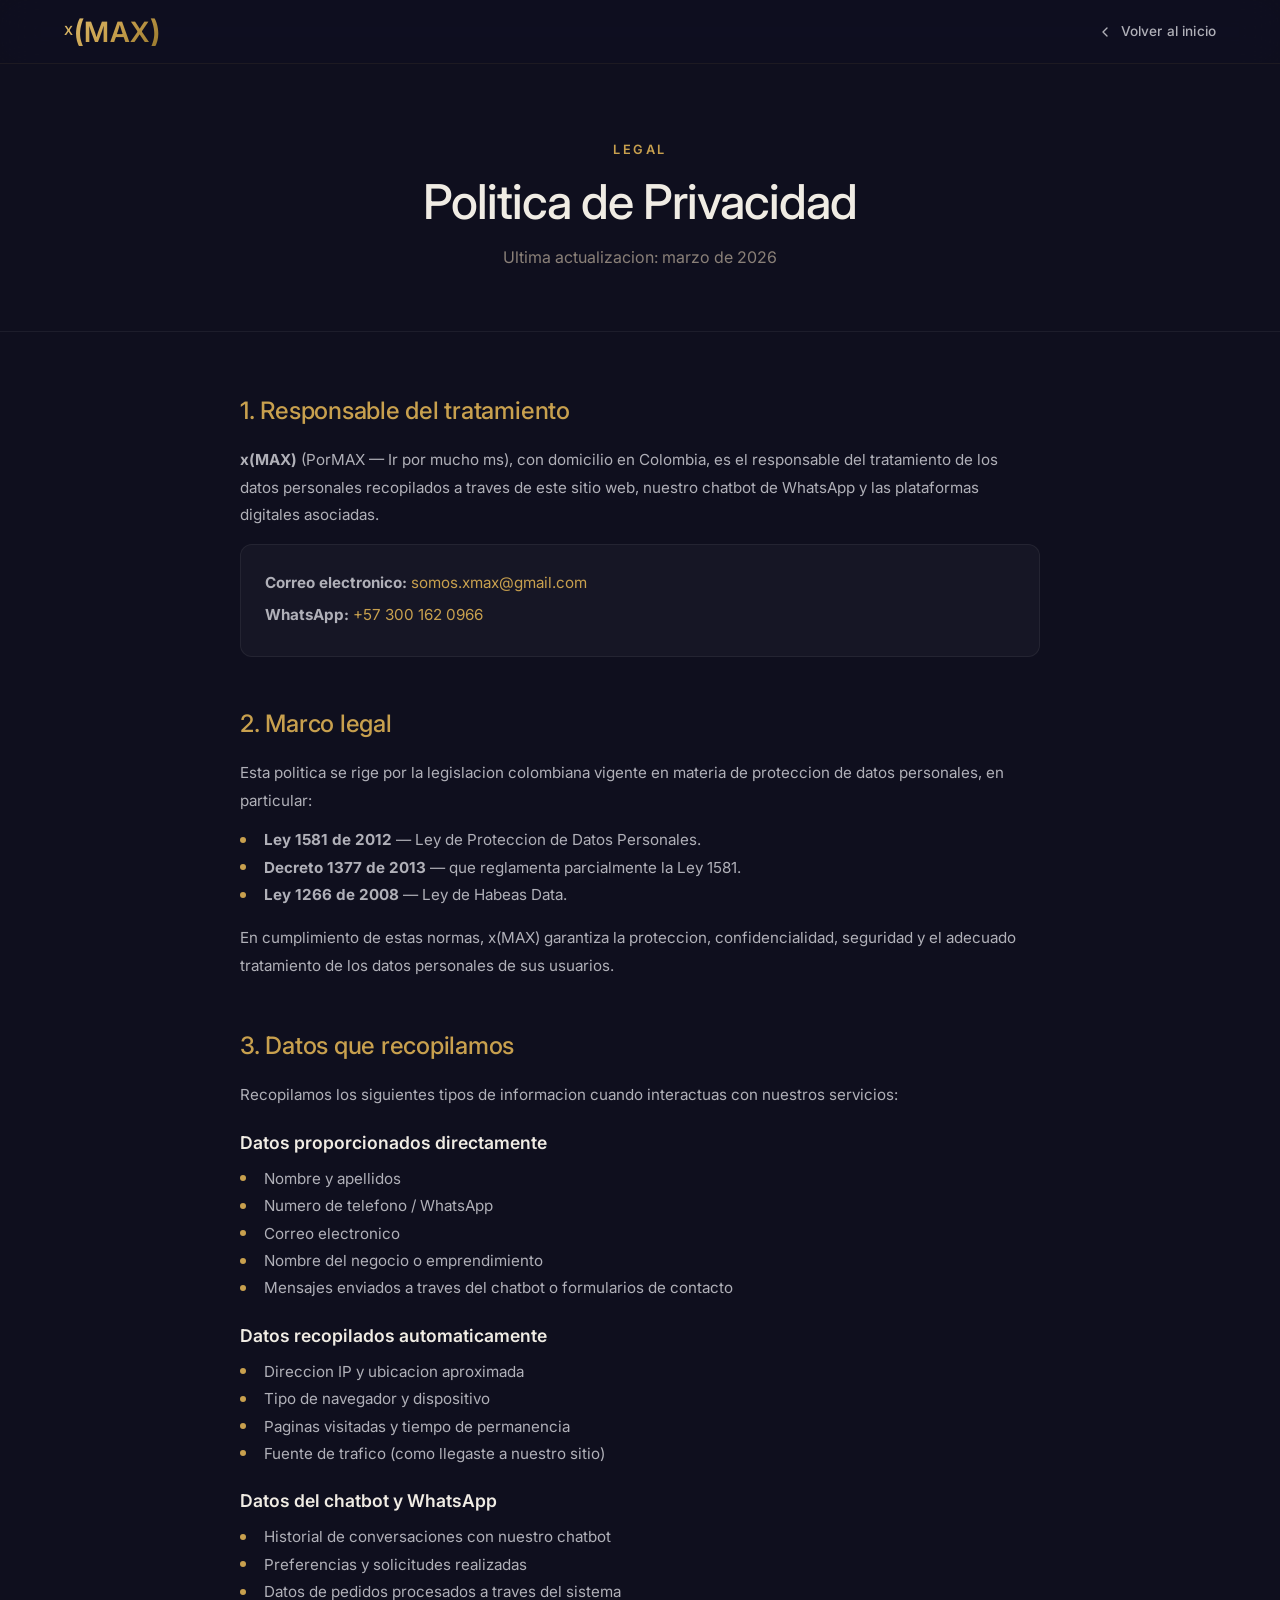
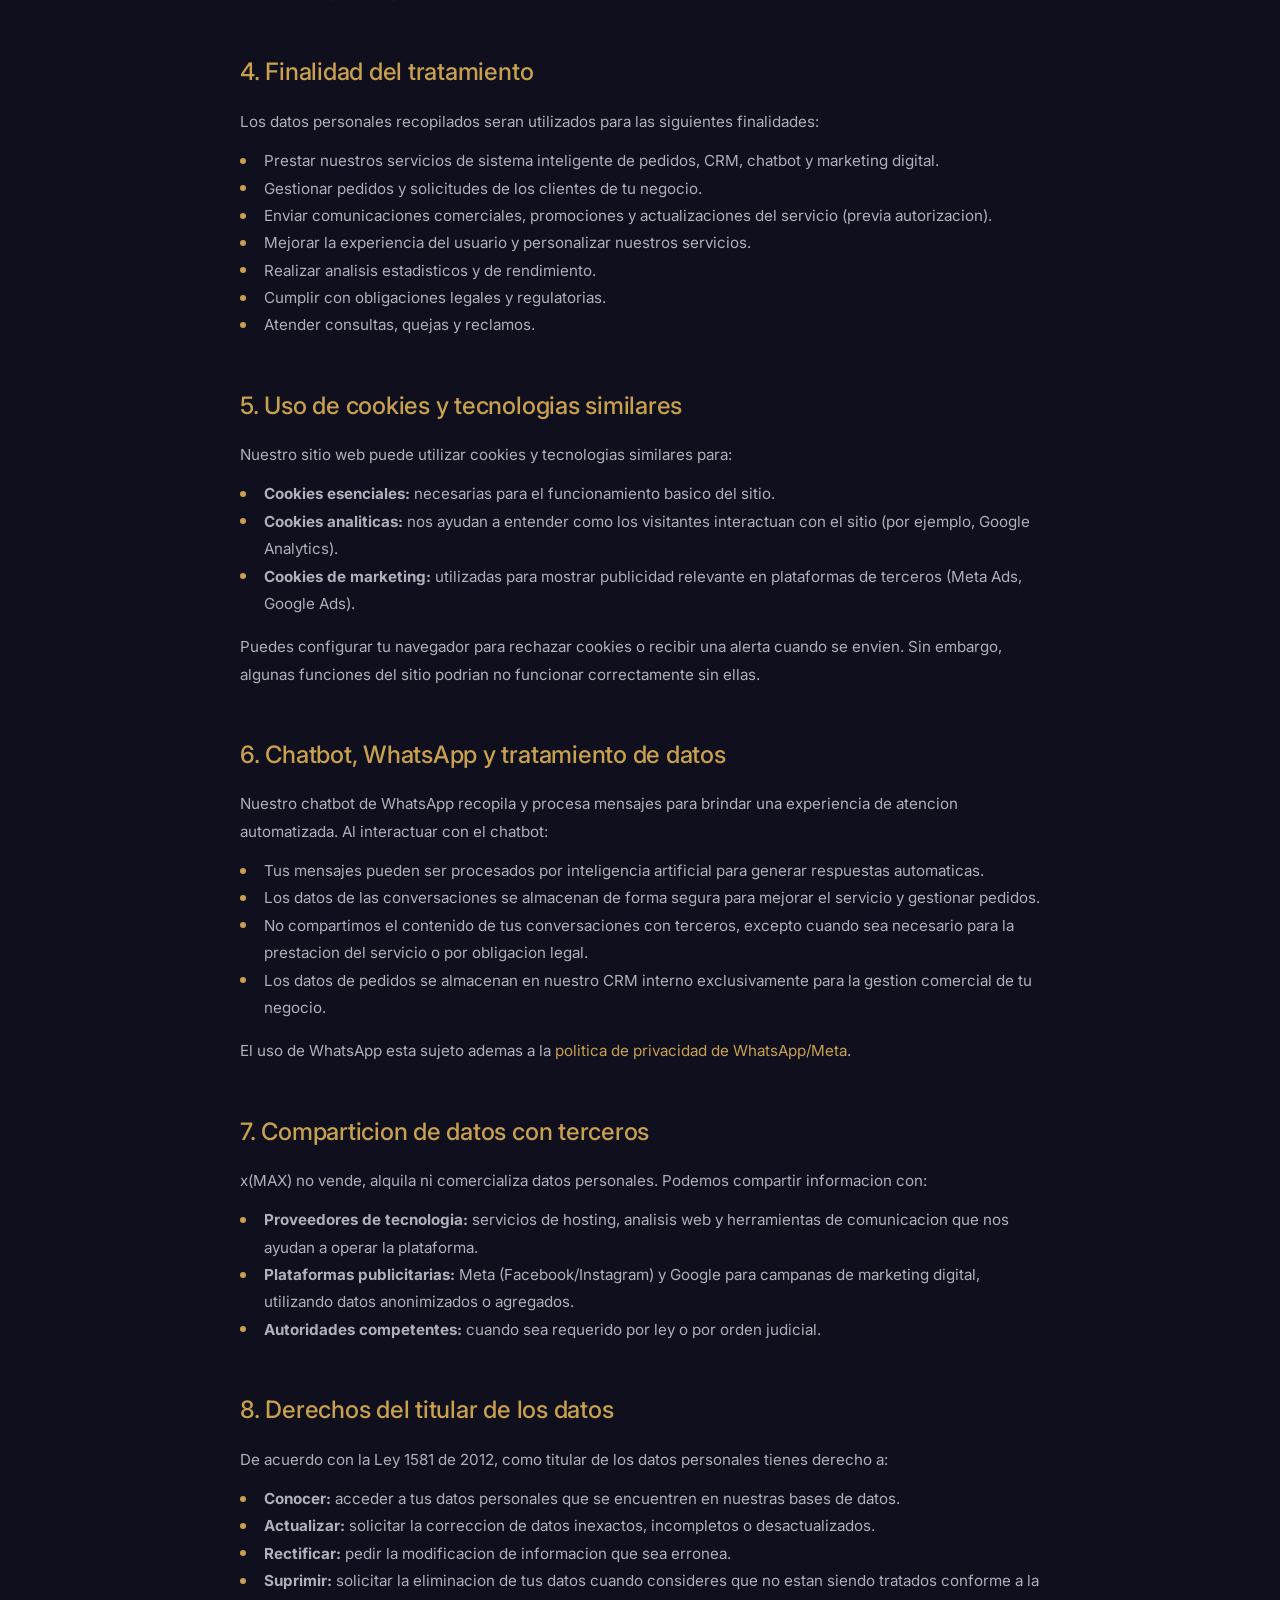
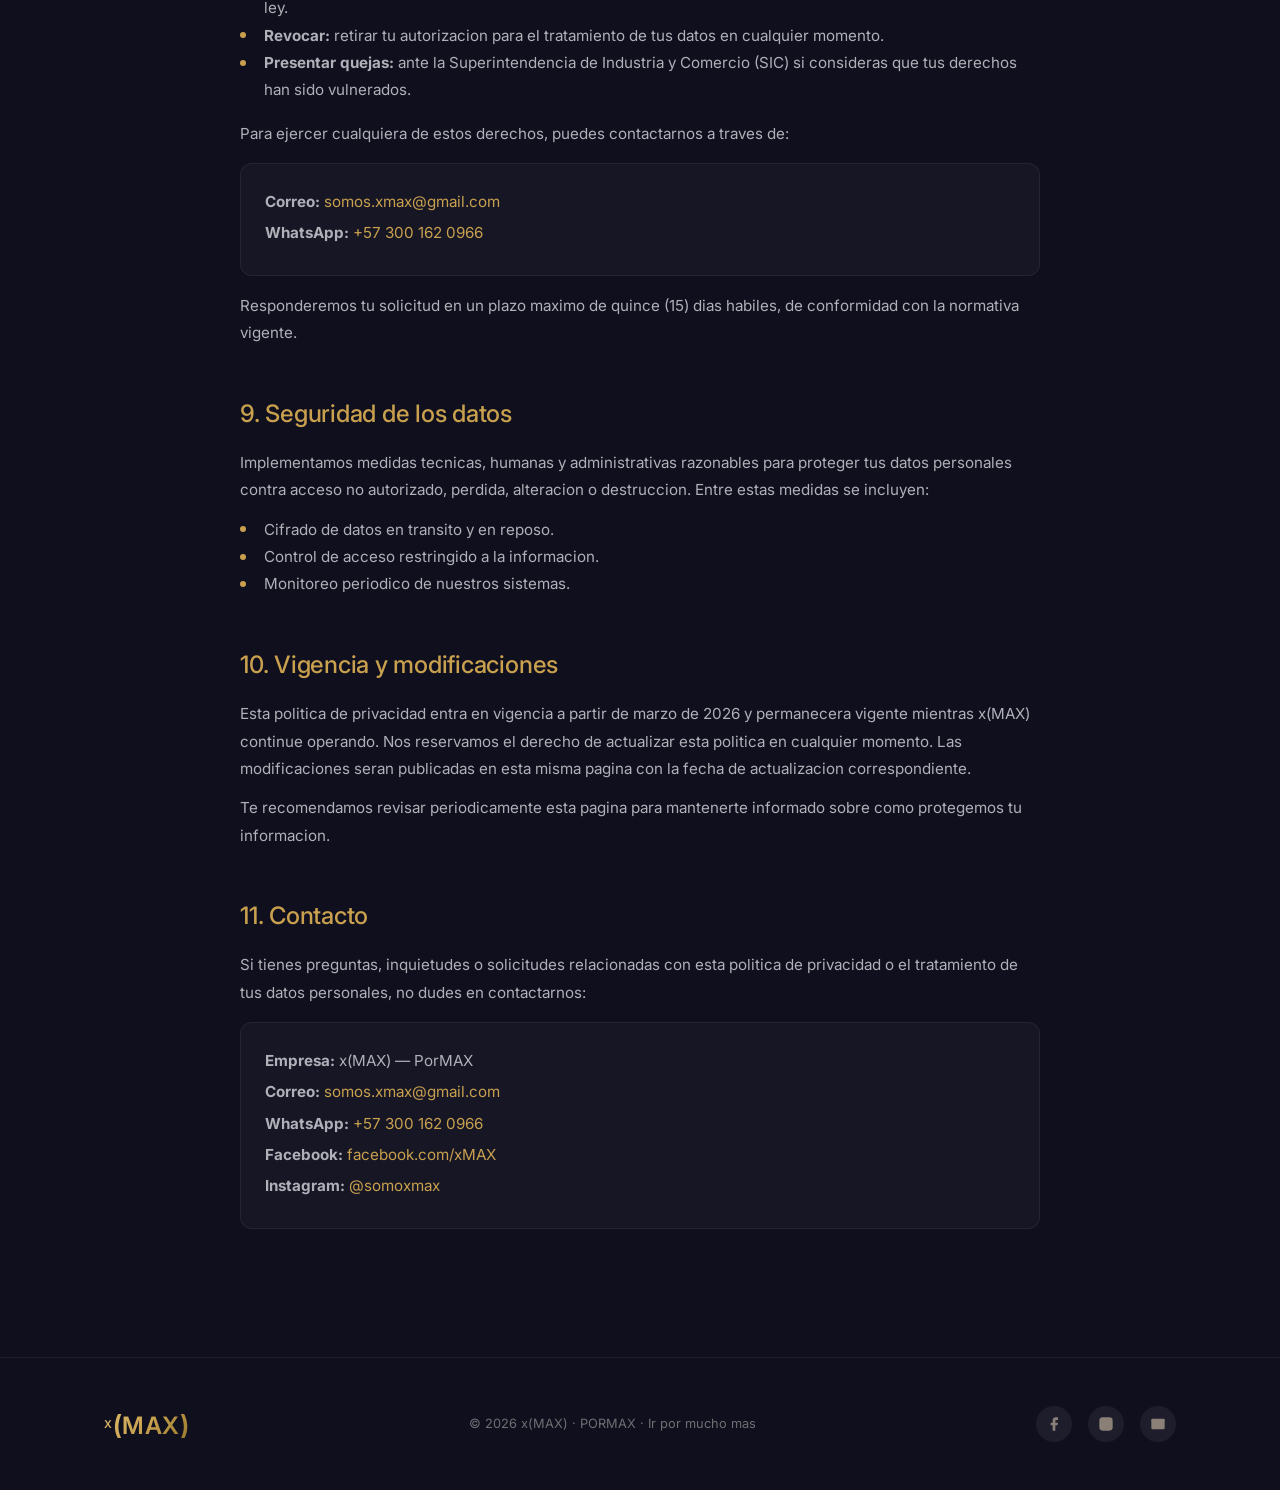
<file: privacidad.html>
<!DOCTYPE html>
<html lang="es">
<head>
    <meta charset="UTF-8">
    <!-- Meta Pixel: desactivado 17-abr-2026 (cuenta inhabilitada, ver Notion MKT-02) -->
    <script async src="https://www.googletagmanager.com/gtag/js?id=G-PE68RVN55R"></script>
    <script>window.dataLayer=window.dataLayer||[];function gtag(){dataLayer.push(arguments);}gtag('js',new Date());gtag('config','G-PE68RVN55R');</script>
    <meta name="viewport" content="width=device-width, initial-scale=1.0">
    <title>Política de Privacidad — somosxmax</title>
    <meta name="description" content="Política de privacidad y tratamiento de datos personales de somosxmax (x(MAX) by PORMAX). Colombia.">
    <link rel="canonical" href="https://somosxmax.widagarpa.workers.dev/privacidad.html">
    <link rel="icon" type="image/svg+xml" href="assets/favicon.svg">
    <link rel="preconnect" href="https://fonts.googleapis.com">
    <link rel="preconnect" href="https://fonts.gstatic.com" crossorigin>
    <link href="https://fonts.googleapis.com/css2?family=Inter:wght@300;400;500;600&display=swap" rel="stylesheet">
    <link href="https://api.fontshare.com/v2/css?f[]=clash-display@400,500,600&display=swap" rel="stylesheet">
    <style>
        *, *::before, *::after { margin: 0; padding: 0; box-sizing: border-box; }

        :root {
            --black: #0f0f1e;
            --white: #f0ece4;
            --gray-50: #f5f5f7;
            --gray-100: #e8e8ed;
            --gray-200: #d2d2d7;
            --gray-300: #b0b0b8;
            --gray-400: #8a8078;
            --gray-500: #6e6e73;
            --gray-600: #424245;
            --gray-700: #3a3632;
            --gray-800: #1c1c35;
            --accent: #c8a04e;
            --accent-light: #e8c96e;
            --accent-glow: rgba(200, 160, 78, 0.15);
            --gradient-dark: linear-gradient(180deg, #0f0f1e 0%, #1a1a1f 100%);
            --font-primary: 'Inter', -apple-system, BlinkMacSystemFont, sans-serif;
            --font-display: 'Clash Display', 'Inter', sans-serif;
            --ease-out: cubic-bezier(0.25, 0.46, 0.45, 0.94);
        }

        html {
            scroll-behavior: smooth;
            -webkit-font-smoothing: antialiased;
            -moz-osx-font-smoothing: grayscale;
        }

        body {
            font-family: var(--font-primary);
            background: var(--black);
            color: var(--white);
            overflow-x: hidden;
            line-height: 1.6;
        }

        ::selection {
            background: var(--accent);
            color: var(--black);
        }

        a { text-decoration: none; color: inherit; }
        img { max-width: 100%; display: block; }
        button { cursor: pointer; border: none; background: none; font-family: inherit; }

        .container {
            max-width: 1200px;
            margin: 0 auto;
            padding: 0 clamp(20px, 5vw, 80px);
        }

        /* ========== NAV ========== */
        .nav {
            position: fixed;
            top: 0;
            left: 0;
            right: 0;
            z-index: 1000;
            padding: 0 clamp(20px, 5vw, 80px);
            height: 64px;
            display: flex;
            align-items: center;
            justify-content: space-between;
            background: rgba(15, 15, 30, 0.8);
            backdrop-filter: saturate(180%) blur(20px);
            -webkit-backdrop-filter: saturate(180%) blur(20px);
            border-bottom: 1px solid rgba(200,160,78,0.08);
        }

        .nav-logo img {
            height: 48px;
            width: auto;
        }

        .nav-back {
            font-size: 0.85rem;
            font-weight: 500;
            color: var(--gray-300);
            transition: color 0.2s;
            letter-spacing: 0.01em;
            display: flex;
            align-items: center;
            gap: 0.5rem;
        }

        .nav-back:hover { color: var(--white); }

        .nav-back svg {
            width: 16px;
            height: 16px;
            fill: none;
            stroke: currentColor;
            stroke-width: 2;
            stroke-linecap: round;
            stroke-linejoin: round;
        }

        /* ========== PRIVACY CONTENT ========== */
        .privacy-hero {
            padding: 140px 0 60px;
            text-align: center;
            border-bottom: 1px solid rgba(255,255,255,0.06);
        }

        .privacy-hero .section-label {
            font-family: var(--font-display);
            font-size: 0.8rem;
            font-weight: 600;
            letter-spacing: 0.2em;
            text-transform: uppercase;
            color: var(--accent);
            margin-bottom: 1rem;
        }

        .privacy-hero h1 {
            font-family: var(--font-display);
            font-size: clamp(2rem, 5vw, 3rem);
            font-weight: 500;
            line-height: 1.1;
            letter-spacing: -0.02em;
            margin-bottom: 1rem;
        }

        .privacy-hero p {
            font-size: 1rem;
            color: var(--gray-400);
        }

        .privacy-content {
            padding: 60px 0 80px;
        }

        .privacy-body {
            max-width: 800px;
            margin: 0 auto;
        }

        .privacy-section {
            margin-bottom: 3rem;
        }

        .privacy-section h2 {
            font-family: var(--font-display);
            font-size: clamp(1.25rem, 3vw, 1.5rem);
            font-weight: 500;
            color: var(--accent);
            margin-bottom: 1rem;
            letter-spacing: -0.01em;
        }

        .privacy-section h3 {
            font-family: var(--font-display);
            font-size: 1.1rem;
            font-weight: 600;
            color: var(--white);
            margin: 1.25rem 0 0.5rem;
        }

        .privacy-section p {
            font-size: 0.95rem;
            color: var(--gray-300);
            line-height: 1.8;
            margin-bottom: 0.75rem;
        }

        .privacy-section ul {
            list-style: none;
            padding: 0;
            margin: 0.5rem 0 1rem;
        }

        .privacy-section ul li {
            font-size: 0.95rem;
            color: var(--gray-300);
            line-height: 1.8;
            padding-left: 1.5rem;
            position: relative;
        }

        .privacy-section ul li::before {
            content: '';
            position: absolute;
            left: 0;
            top: 0.7em;
            width: 6px;
            height: 6px;
            border-radius: 50%;
            background: var(--accent);
        }

        .privacy-section a {
            color: var(--accent);
            transition: color 0.2s;
        }

        .privacy-section a:hover {
            color: var(--accent-light);
        }

        .privacy-card {
            background: rgba(255,255,255,0.03);
            border: 1px solid rgba(255,255,255,0.06);
            border-radius: 12px;
            padding: 1.5rem;
            margin: 1rem 0;
        }

        .privacy-card p {
            margin-bottom: 0.25rem;
        }

        /* ========== FOOTER ========== */
        .footer {
            padding: 3rem 0;
            border-top: 1px solid rgba(255,255,255,0.06);
            background: var(--black);
        }

        .footer-inner {
            display: flex;
            justify-content: space-between;
            align-items: center;
            flex-wrap: wrap;
            gap: 1rem;
        }

        .footer-logo img {
            height: 24px;
        }

        .footer-copy {
            font-size: 0.8rem;
            color: var(--gray-500);
        }

        .footer-social {
            display: flex;
            gap: 1rem;
        }

        .footer-social a {
            width: 36px;
            height: 36px;
            border-radius: 50%;
            background: rgba(255,255,255,0.06);
            display: flex;
            align-items: center;
            justify-content: center;
            transition: background 0.2s;
        }
        .footer-social a:hover {
            background: rgba(255,255,255,0.12);
        }

        .footer-social svg {
            width: 16px;
            height: 16px;
            fill: var(--gray-400);
        }

        /* ========== RESPONSIVE ========== */
        @media (max-width: 900px) {
            .footer-inner {
                flex-direction: column;
                text-align: center;
            }
        }

        @media (max-width: 600px) {
            .privacy-hero {
                padding: 120px 0 40px;
            }
            .privacy-content {
                padding: 40px 0 60px;
            }
            .privacy-section {
                margin-bottom: 2rem;
            }
        }

    
        /* ========== LOGO X(MAX) ========== */
        .logo-xmax {
            display: inline-flex;
            align-items: center;
            font-family: 'Clash Display', 'Inter', system-ui, sans-serif;
            font-weight: 600;
            line-height: 1;
            background: linear-gradient(135deg, #dbb96a 0%, #c8a04e 50%, #9a7a2e 100%);
            -webkit-background-clip: text;
            -webkit-text-fill-color: transparent;
            background-clip: text;
        }
        .logo-x {
            font-size: 0.45em;
            margin-right: 1px;
        }
        .logo-paren {
            font-size: 1.15em;
            line-height: 0.85;
        }
        .logo-max {
            font-size: 1em;
            letter-spacing: 0.5px;
        }
        .nav-logo .logo-xmax {
            font-size: 28px;
        }
        .footer-logo .logo-xmax {
            font-size: 24px;
        }
        .loader .logo-xmax {
            font-size: 48px;
        }

    </style>
</head>
<body>

<!-- NAV -->
<nav class="nav">
    <a href="index.html" class="nav-logo">
        <span class="logo-xmax" aria-label="x(MAX)"><span class="logo-x">X</span><span class="logo-paren">(</span><span class="logo-max">MAX</span><span class="logo-paren">)</span></span>
    </a>
    <a href="index.html" class="nav-back">
        <svg viewBox="0 0 24 24"><polyline points="15 18 9 12 15 6"/></svg>
        Volver al inicio
    </a>
</nav>

<!-- HERO -->
<section class="privacy-hero">
    <div class="container">
        <p class="section-label">Legal</p>
        <h1>Politica de Privacidad</h1>
        <p>Ultima actualizacion: marzo de 2026</p>
    </div>
</section>

<!-- CONTENT -->
<section class="privacy-content">
    <div class="container">
        <div class="privacy-body">

            <!-- 1 -->
            <div class="privacy-section">
                <h2>1. Responsable del tratamiento</h2>
                <p><strong>x(MAX)</strong> (PorMAX &mdash; Ir por mucho ms), con domicilio en Colombia, es el responsable del tratamiento de los datos personales recopilados a traves de este sitio web, nuestro chatbot de WhatsApp y las plataformas digitales asociadas.</p>
                <div class="privacy-card">
                    <p><strong>Correo electronico:</strong> <a href="mailto:somos.xmax@gmail.com">somos.xmax@gmail.com</a></p>
                    <p><strong>WhatsApp:</strong> <a href="https://wa.me/573001620966">+57 300 162 0966</a></p>
                </div>
            </div>

            <!-- 2 -->
            <div class="privacy-section">
                <h2>2. Marco legal</h2>
                <p>Esta politica se rige por la legislacion colombiana vigente en materia de proteccion de datos personales, en particular:</p>
                <ul>
                    <li><strong>Ley 1581 de 2012</strong> &mdash; Ley de Proteccion de Datos Personales.</li>
                    <li><strong>Decreto 1377 de 2013</strong> &mdash; que reglamenta parcialmente la Ley 1581.</li>
                    <li><strong>Ley 1266 de 2008</strong> &mdash; Ley de Habeas Data.</li>
                </ul>
                <p>En cumplimiento de estas normas, x(MAX) garantiza la proteccion, confidencialidad, seguridad y el adecuado tratamiento de los datos personales de sus usuarios.</p>
            </div>

            <!-- 3 -->
            <div class="privacy-section">
                <h2>3. Datos que recopilamos</h2>
                <p>Recopilamos los siguientes tipos de informacion cuando interactuas con nuestros servicios:</p>

                <h3>Datos proporcionados directamente</h3>
                <ul>
                    <li>Nombre y apellidos</li>
                    <li>Numero de telefono / WhatsApp</li>
                    <li>Correo electronico</li>
                    <li>Nombre del negocio o emprendimiento</li>
                    <li>Mensajes enviados a traves del chatbot o formularios de contacto</li>
                </ul>

                <h3>Datos recopilados automaticamente</h3>
                <ul>
                    <li>Direccion IP y ubicacion aproximada</li>
                    <li>Tipo de navegador y dispositivo</li>
                    <li>Paginas visitadas y tiempo de permanencia</li>
                    <li>Fuente de trafico (como llegaste a nuestro sitio)</li>
                </ul>

                <h3>Datos del chatbot y WhatsApp</h3>
                <ul>
                    <li>Historial de conversaciones con nuestro chatbot</li>
                    <li>Preferencias y solicitudes realizadas</li>
                    <li>Datos de pedidos procesados a traves del sistema</li>
                </ul>
            </div>

            <!-- 4 -->
            <div class="privacy-section">
                <h2>4. Finalidad del tratamiento</h2>
                <p>Los datos personales recopilados seran utilizados para las siguientes finalidades:</p>
                <ul>
                    <li>Prestar nuestros servicios de sistema inteligente de pedidos, CRM, chatbot y marketing digital.</li>
                    <li>Gestionar pedidos y solicitudes de los clientes de tu negocio.</li>
                    <li>Enviar comunicaciones comerciales, promociones y actualizaciones del servicio (previa autorizacion).</li>
                    <li>Mejorar la experiencia del usuario y personalizar nuestros servicios.</li>
                    <li>Realizar analisis estadisticos y de rendimiento.</li>
                    <li>Cumplir con obligaciones legales y regulatorias.</li>
                    <li>Atender consultas, quejas y reclamos.</li>
                </ul>
            </div>

            <!-- 5 -->
            <div class="privacy-section">
                <h2>5. Uso de cookies y tecnologias similares</h2>
                <p>Nuestro sitio web puede utilizar cookies y tecnologias similares para:</p>
                <ul>
                    <li><strong>Cookies esenciales:</strong> necesarias para el funcionamiento basico del sitio.</li>
                    <li><strong>Cookies analiticas:</strong> nos ayudan a entender como los visitantes interactuan con el sitio (por ejemplo, Google Analytics).</li>
                    <li><strong>Cookies de marketing:</strong> utilizadas para mostrar publicidad relevante en plataformas de terceros (Meta Ads, Google Ads).</li>
                </ul>
                <p>Puedes configurar tu navegador para rechazar cookies o recibir una alerta cuando se envien. Sin embargo, algunas funciones del sitio podrian no funcionar correctamente sin ellas.</p>
            </div>

            <!-- 6 -->
            <div class="privacy-section">
                <h2>6. Chatbot, WhatsApp y tratamiento de datos</h2>
                <p>Nuestro chatbot de WhatsApp recopila y procesa mensajes para brindar una experiencia de atencion automatizada. Al interactuar con el chatbot:</p>
                <ul>
                    <li>Tus mensajes pueden ser procesados por inteligencia artificial para generar respuestas automaticas.</li>
                    <li>Los datos de las conversaciones se almacenan de forma segura para mejorar el servicio y gestionar pedidos.</li>
                    <li>No compartimos el contenido de tus conversaciones con terceros, excepto cuando sea necesario para la prestacion del servicio o por obligacion legal.</li>
                    <li>Los datos de pedidos se almacenan en nuestro CRM interno exclusivamente para la gestion comercial de tu negocio.</li>
                </ul>
                <p>El uso de WhatsApp esta sujeto ademas a la <a href="https://www.whatsapp.com/legal/privacy-policy" target="_blank" rel="noopener">politica de privacidad de WhatsApp/Meta</a>.</p>
            </div>

            <!-- 7 -->
            <div class="privacy-section">
                <h2>7. Comparticion de datos con terceros</h2>
                <p>x(MAX) no vende, alquila ni comercializa datos personales. Podemos compartir informacion con:</p>
                <ul>
                    <li><strong>Proveedores de tecnologia:</strong> servicios de hosting, analisis web y herramientas de comunicacion que nos ayudan a operar la plataforma.</li>
                    <li><strong>Plataformas publicitarias:</strong> Meta (Facebook/Instagram) y Google para campanas de marketing digital, utilizando datos anonimizados o agregados.</li>
                    <li><strong>Autoridades competentes:</strong> cuando sea requerido por ley o por orden judicial.</li>
                </ul>
            </div>

            <!-- 8 -->
            <div class="privacy-section">
                <h2>8. Derechos del titular de los datos</h2>
                <p>De acuerdo con la Ley 1581 de 2012, como titular de los datos personales tienes derecho a:</p>
                <ul>
                    <li><strong>Conocer:</strong> acceder a tus datos personales que se encuentren en nuestras bases de datos.</li>
                    <li><strong>Actualizar:</strong> solicitar la correccion de datos inexactos, incompletos o desactualizados.</li>
                    <li><strong>Rectificar:</strong> pedir la modificacion de informacion que sea erronea.</li>
                    <li><strong>Suprimir:</strong> solicitar la eliminacion de tus datos cuando consideres que no estan siendo tratados conforme a la ley.</li>
                    <li><strong>Revocar:</strong> retirar tu autorizacion para el tratamiento de tus datos en cualquier momento.</li>
                    <li><strong>Presentar quejas:</strong> ante la Superintendencia de Industria y Comercio (SIC) si consideras que tus derechos han sido vulnerados.</li>
                </ul>
                <p>Para ejercer cualquiera de estos derechos, puedes contactarnos a traves de:</p>
                <div class="privacy-card">
                    <p><strong>Correo:</strong> <a href="mailto:somos.xmax@gmail.com">somos.xmax@gmail.com</a></p>
                    <p><strong>WhatsApp:</strong> <a href="https://wa.me/573001620966">+57 300 162 0966</a></p>
                </div>
                <p>Responderemos tu solicitud en un plazo maximo de quince (15) dias habiles, de conformidad con la normativa vigente.</p>
            </div>

            <!-- 9 -->
            <div class="privacy-section">
                <h2>9. Seguridad de los datos</h2>
                <p>Implementamos medidas tecnicas, humanas y administrativas razonables para proteger tus datos personales contra acceso no autorizado, perdida, alteracion o destruccion. Entre estas medidas se incluyen:</p>
                <ul>
                    <li>Cifrado de datos en transito y en reposo.</li>
                    <li>Control de acceso restringido a la informacion.</li>
                    <li>Monitoreo periodico de nuestros sistemas.</li>
                </ul>
            </div>

            <!-- 10 -->
            <div class="privacy-section">
                <h2>10. Vigencia y modificaciones</h2>
                <p>Esta politica de privacidad entra en vigencia a partir de marzo de 2026 y permanecera vigente mientras x(MAX) continue operando. Nos reservamos el derecho de actualizar esta politica en cualquier momento. Las modificaciones seran publicadas en esta misma pagina con la fecha de actualizacion correspondiente.</p>
                <p>Te recomendamos revisar periodicamente esta pagina para mantenerte informado sobre como protegemos tu informacion.</p>
            </div>

            <!-- 11 -->
            <div class="privacy-section">
                <h2>11. Contacto</h2>
                <p>Si tienes preguntas, inquietudes o solicitudes relacionadas con esta politica de privacidad o el tratamiento de tus datos personales, no dudes en contactarnos:</p>
                <div class="privacy-card">
                    <p><strong>Empresa:</strong> x(MAX) &mdash; PorMAX</p>
                    <p><strong>Correo:</strong> <a href="mailto:somos.xmax@gmail.com">somos.xmax@gmail.com</a></p>
                    <p><strong>WhatsApp:</strong> <a href="https://wa.me/573001620966">+57 300 162 0966</a></p>
                    <p><strong>Facebook:</strong> <a href="https://www.facebook.com/profile.php?id=61578468688463" target="_blank" rel="noopener">facebook.com/xMAX</a></p>
                    <p><strong>Instagram:</strong> <a href="https://www.instagram.com/somoxmax/" target="_blank" rel="noopener">@somoxmax</a></p>
                </div>
            </div>

        </div>
    </div>
</section>

<!-- FOOTER -->
<footer class="footer">
    <div class="container">
        <div class="footer-inner">
            <a href="index.html" class="footer-logo">
                <span class="logo-xmax" aria-label="x(MAX)"><span class="logo-x">X</span><span class="logo-paren">(</span><span class="logo-max">MAX</span><span class="logo-paren">)</span></span>
            </a>
            <span class="footer-copy">&copy; 2026 x(MAX) &middot; PORMAX &middot; Ir por mucho mas</span>
            <div class="footer-social">
                <a href="https://www.facebook.com/profile.php?id=61578468688463" target="_blank" aria-label="Facebook">
                    <svg viewBox="0 0 24 24"><path d="M18 2h-3a5 5 0 0 0-5 5v3H7v4h3v8h4v-8h3l1-4h-4V7a1 1 0 0 1 1-1h3z"/></svg>
                </a>
                <a href="https://www.instagram.com/somoxmax/" target="_blank" aria-label="Instagram">
                    <svg viewBox="0 0 24 24"><rect x="2" y="2" width="20" height="20" rx="5" ry="5"/><circle cx="12" cy="12" r="5"/><circle cx="17.5" cy="6.5" r="1.5"/></svg>
                </a>
                <a href="mailto:somos.xmax@gmail.com" aria-label="Email">
                    <svg viewBox="0 0 24 24"><path d="M4 4h16c1.1 0 2 .9 2 2v12c0 1.1-.9 2-2 2H4c-1.1 0-2-.9-2-2V6c0-1.1.9-2 2-2z"/><polyline points="22,6 12,13 2,6" fill="none" stroke="var(--gray-400)" stroke-width="2"/></svg>
                </a>
            </div>
        </div>
    </div>
</footer>

</body>
</html>
</file>
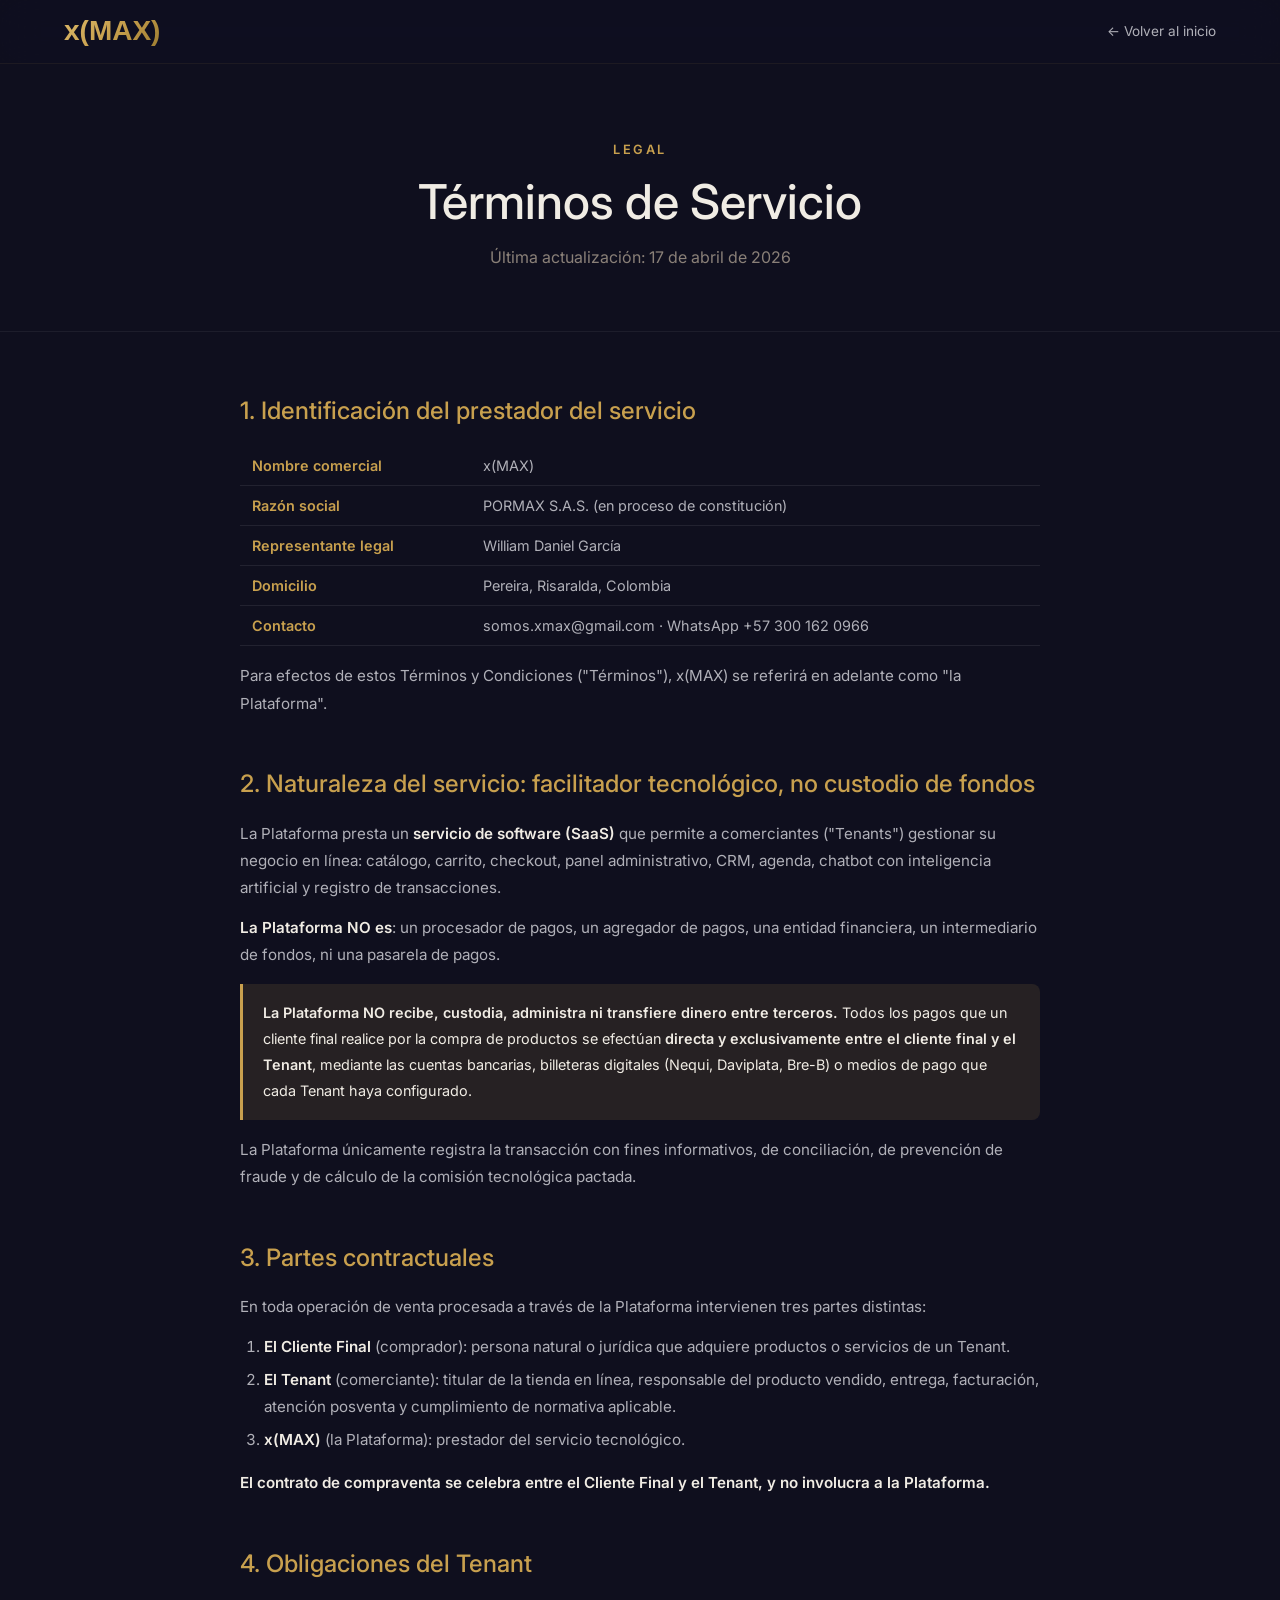
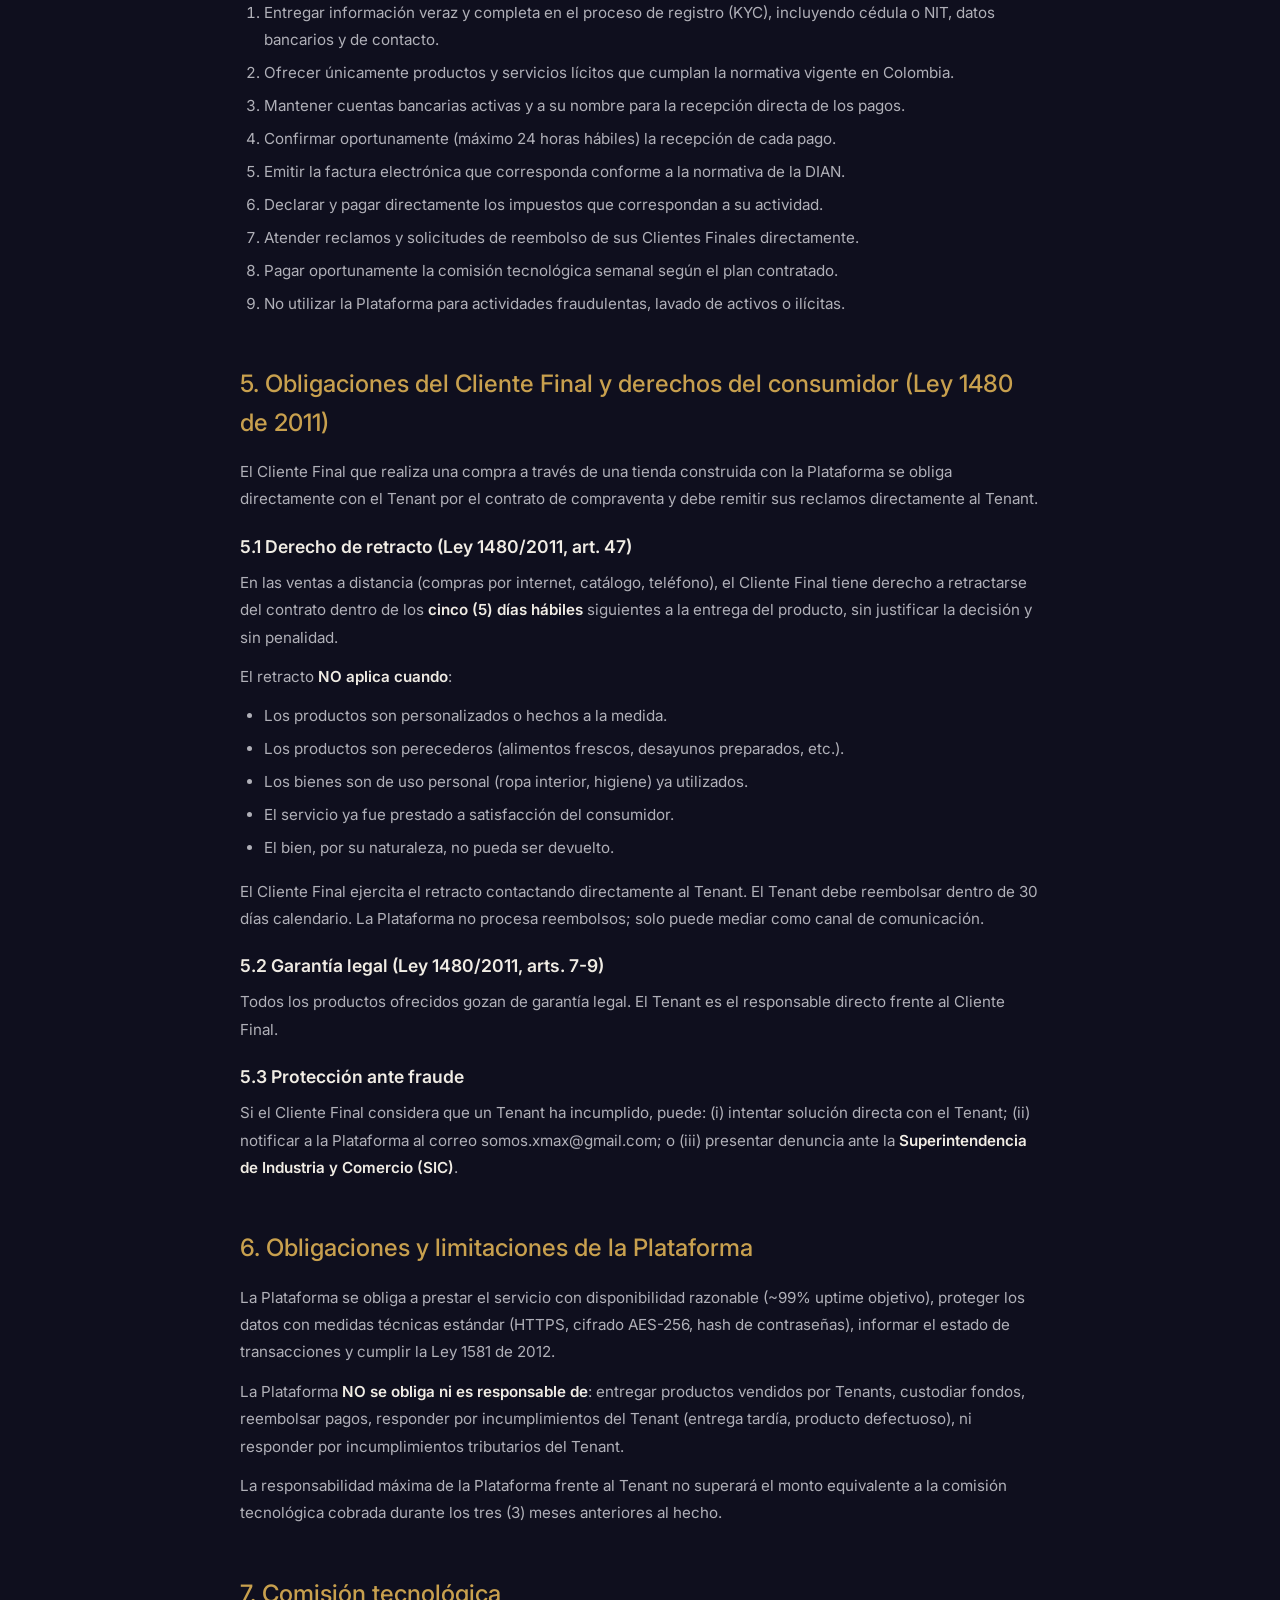
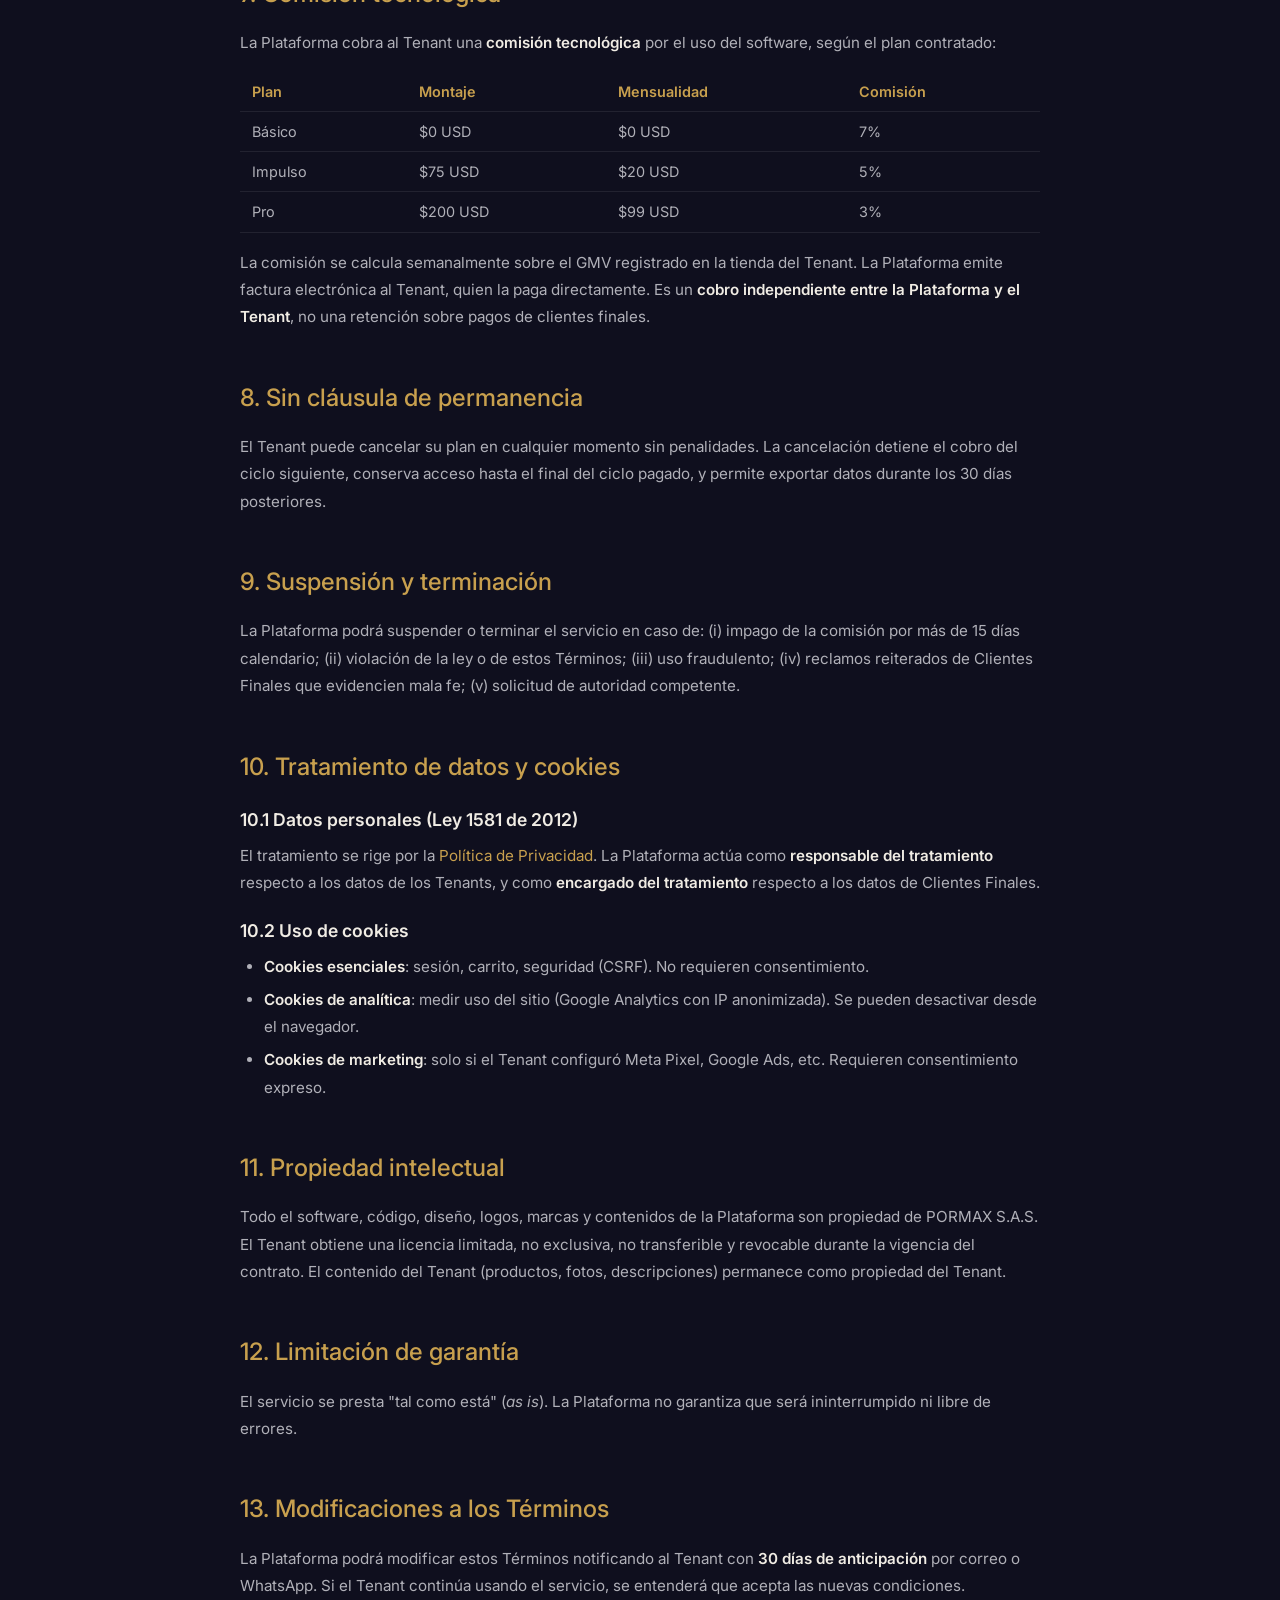
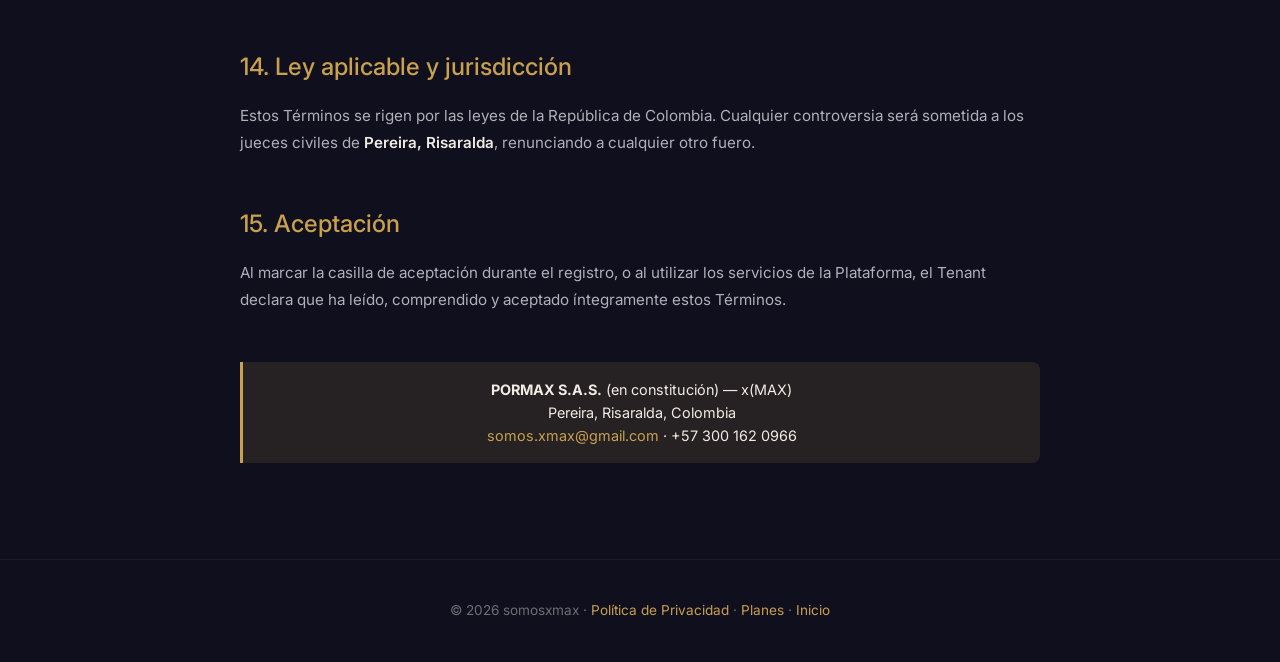
<file: terminos.html>
<!DOCTYPE html>
<html lang="es">
<head>
    <meta charset="UTF-8">
    <!-- Meta Pixel: desactivado 17-abr-2026 (cuenta inhabilitada, ver Notion MKT-02) -->
    <script async src="https://www.googletagmanager.com/gtag/js?id=G-PE68RVN55R"></script>
    <script>window.dataLayer=window.dataLayer||[];function gtag(){dataLayer.push(arguments);}gtag('js',new Date());gtag('config','G-PE68RVN55R');</script>
    <meta name="viewport" content="width=device-width, initial-scale=1.0">
    <title>Términos de Servicio — somosxmax</title>
    <meta name="description" content="Términos y condiciones de servicio de somosxmax (x(MAX) by PORMAX). Plataforma facilitadora tecnológica para e-commerce en Colombia. Ley 1480 y 1581.">
    <link rel="canonical" href="https://somosxmax.widagarpa.workers.dev/terminos.html">
    <meta property="og:title" content="Términos de Servicio — somosxmax">
    <meta property="og:description" content="Plataforma tecnológica facilitadora. x(MAX) no custodia fondos; cada pago va directo del cliente al comerciante. Cumplimiento ley colombiana.">
    <meta property="og:url" content="https://somosxmax.widagarpa.workers.dev/terminos.html">
    <meta property="og:type" content="article">
    <link rel="icon" type="image/svg+xml" href="assets/favicon.svg">
    <link rel="preconnect" href="https://fonts.googleapis.com">
    <link rel="preconnect" href="https://fonts.gstatic.com" crossorigin>
    <link href="https://fonts.googleapis.com/css2?family=Inter:wght@300;400;500;600&display=swap" rel="stylesheet">
    <link href="https://api.fontshare.com/v2/css?f[]=clash-display@400,500,600&display=swap" rel="stylesheet">
    <style>
        *, *::before, *::after { margin: 0; padding: 0; box-sizing: border-box; }
        :root {
            --black: #0f0f1e; --white: #f0ece4;
            --gray-300: #b0b0b8; --gray-400: #8a8078; --gray-500: #6e6e73;
            --accent: #c8a04e; --accent-light: #dbb96a; --accent-glow: rgba(200,160,78,.12);
            --font-primary: 'Inter', -apple-system, sans-serif;
            --font-display: 'Clash Display', 'Inter', sans-serif;
        }
        html { scroll-behavior: smooth; -webkit-font-smoothing: antialiased; }
        body { font-family: var(--font-primary); background: var(--black); color: var(--white); line-height: 1.6; }
        a { text-decoration: none; color: inherit; }
        .container { max-width: 1200px; margin: 0 auto; padding: 0 clamp(20px, 5vw, 80px); }

        .nav { position: fixed; top: 0; left: 0; right: 0; z-index: 1000;
            padding: 0 clamp(20px, 5vw, 80px); height: 64px;
            display: flex; align-items: center; justify-content: space-between;
            background: rgba(15,15,30,.8); backdrop-filter: saturate(180%) blur(20px);
            border-bottom: 1px solid rgba(200,160,78,.08); }
        .nav-back { font-size: .85rem; color: var(--gray-300); }
        .nav-back:hover { color: var(--white); }
        .logo-xmax { font-family: 'Clash Display', sans-serif; font-weight: 600; font-size: 28px;
            background: linear-gradient(135deg, #dbb96a 0%, #c8a04e 50%, #9a7a2e 100%);
            -webkit-background-clip: text; -webkit-text-fill-color: transparent; background-clip: text; }

        .hero { padding: 140px 0 60px; text-align: center; border-bottom: 1px solid rgba(255,255,255,.06); }
        .hero .label { font-family: var(--font-display); font-size: .8rem; font-weight: 600;
            letter-spacing: .2em; text-transform: uppercase; color: var(--accent); margin-bottom: 1rem; }
        .hero h1 { font-family: var(--font-display); font-size: clamp(2rem, 5vw, 3rem);
            font-weight: 500; line-height: 1.1; margin-bottom: 1rem; }
        .hero p { color: var(--gray-400); font-size: 1rem; }

        .content { padding: 60px 0 80px; }
        .body { max-width: 800px; margin: 0 auto; }
        .section { margin-bottom: 3rem; }
        .section h2 { font-family: var(--font-display); font-size: clamp(1.25rem, 3vw, 1.5rem);
            font-weight: 500; color: var(--accent); margin-bottom: 1rem; }
        .section h3 { font-family: var(--font-display); font-size: 1.1rem; font-weight: 600;
            color: var(--white); margin: 1.25rem 0 .5rem; }
        .section p, .section li { font-size: .95rem; color: var(--gray-300); line-height: 1.8; }
        .section p { margin-bottom: .75rem; }
        .section ul, .section ol { padding-left: 1.5rem; margin: .5rem 0 1rem; }
        .section li { margin-bottom: .35rem; }
        .section strong { color: var(--white); font-weight: 600; }
        .section table { width: 100%; border-collapse: collapse; margin: 1rem 0; font-size: .9rem; }
        .section th, .section td { padding: 8px 12px; text-align: left; border-bottom: 1px solid rgba(255,255,255,.08); }
        .section th { color: var(--accent); font-weight: 600; }
        .section td { color: var(--gray-300); }
        .note { background: var(--accent-glow); border-left: 3px solid var(--accent);
            padding: 1rem 1.25rem; border-radius: 0 8px 8px 0; margin: 1rem 0; }
        .note p { color: var(--white); margin: 0; font-size: .9rem; }

        footer { padding: 40px 0; border-top: 1px solid rgba(200,160,78,.08); text-align: center;
            color: var(--gray-500); font-size: .85rem; }
        footer a { color: var(--accent); }
    </style>
</head>
<body>

<nav class="nav">
    <a href="index.html" class="logo-xmax">x(MAX)</a>
    <a href="index.html" class="nav-back">&larr; Volver al inicio</a>
</nav>

<header class="hero">
    <div class="container">
        <div class="label">Legal</div>
        <h1>Términos de Servicio</h1>
        <p>Última actualización: 17 de abril de 2026</p>
    </div>
</header>

<main class="content">
    <div class="container"><div class="body">

<div class="section">
    <h2>1. Identificación del prestador del servicio</h2>
    <table>
        <tr><th>Nombre comercial</th><td>x(MAX)</td></tr>
        <tr><th>Razón social</th><td>PORMAX S.A.S. (en proceso de constitución)</td></tr>
        <tr><th>Representante legal</th><td>William Daniel García</td></tr>
        <tr><th>Domicilio</th><td>Pereira, Risaralda, Colombia</td></tr>
        <tr><th>Contacto</th><td><a href="mailto:somos.xmax@gmail.com">somos.xmax@gmail.com</a> · WhatsApp +57 300 162 0966</td></tr>
    </table>
    <p>Para efectos de estos Términos y Condiciones ("Términos"), x(MAX) se referirá en adelante como "la Plataforma".</p>
</div>

<div class="section">
    <h2>2. Naturaleza del servicio: facilitador tecnológico, no custodio de fondos</h2>
    <p>La Plataforma presta un <strong>servicio de software (SaaS)</strong> que permite a comerciantes ("Tenants") gestionar su negocio en línea: catálogo, carrito, checkout, panel administrativo, CRM, agenda, chatbot con inteligencia artificial y registro de transacciones.</p>
    <p><strong>La Plataforma NO es</strong>: un procesador de pagos, un agregador de pagos, una entidad financiera, un intermediario de fondos, ni una pasarela de pagos.</p>
    <div class="note"><p><strong>La Plataforma NO recibe, custodia, administra ni transfiere dinero entre terceros.</strong> Todos los pagos que un cliente final realice por la compra de productos se efectúan <strong>directa y exclusivamente entre el cliente final y el Tenant</strong>, mediante las cuentas bancarias, billeteras digitales (Nequi, Daviplata, Bre-B) o medios de pago que cada Tenant haya configurado.</p></div>
    <p>La Plataforma únicamente registra la transacción con fines informativos, de conciliación, de prevención de fraude y de cálculo de la comisión tecnológica pactada.</p>
</div>

<div class="section">
    <h2>3. Partes contractuales</h2>
    <p>En toda operación de venta procesada a través de la Plataforma intervienen tres partes distintas:</p>
    <ol>
        <li><strong>El Cliente Final</strong> (comprador): persona natural o jurídica que adquiere productos o servicios de un Tenant.</li>
        <li><strong>El Tenant</strong> (comerciante): titular de la tienda en línea, responsable del producto vendido, entrega, facturación, atención posventa y cumplimiento de normativa aplicable.</li>
        <li><strong>x(MAX)</strong> (la Plataforma): prestador del servicio tecnológico.</li>
    </ol>
    <p><strong>El contrato de compraventa se celebra entre el Cliente Final y el Tenant, y no involucra a la Plataforma.</strong></p>
</div>

<div class="section">
    <h2>4. Obligaciones del Tenant</h2>
    <ol>
        <li>Entregar información veraz y completa en el proceso de registro (KYC), incluyendo cédula o NIT, datos bancarios y de contacto.</li>
        <li>Ofrecer únicamente productos y servicios lícitos que cumplan la normativa vigente en Colombia.</li>
        <li>Mantener cuentas bancarias activas y a su nombre para la recepción directa de los pagos.</li>
        <li>Confirmar oportunamente (máximo 24 horas hábiles) la recepción de cada pago.</li>
        <li>Emitir la factura electrónica que corresponda conforme a la normativa de la DIAN.</li>
        <li>Declarar y pagar directamente los impuestos que correspondan a su actividad.</li>
        <li>Atender reclamos y solicitudes de reembolso de sus Clientes Finales directamente.</li>
        <li>Pagar oportunamente la comisión tecnológica semanal según el plan contratado.</li>
        <li>No utilizar la Plataforma para actividades fraudulentas, lavado de activos o ilícitas.</li>
    </ol>
</div>

<div class="section">
    <h2>5. Obligaciones del Cliente Final y derechos del consumidor (Ley 1480 de 2011)</h2>
    <p>El Cliente Final que realiza una compra a través de una tienda construida con la Plataforma se obliga directamente con el Tenant por el contrato de compraventa y debe remitir sus reclamos directamente al Tenant.</p>

    <h3>5.1 Derecho de retracto (Ley 1480/2011, art. 47)</h3>
    <p>En las ventas a distancia (compras por internet, catálogo, teléfono), el Cliente Final tiene derecho a retractarse del contrato dentro de los <strong>cinco (5) días hábiles</strong> siguientes a la entrega del producto, sin justificar la decisión y sin penalidad.</p>
    <p>El retracto <strong>NO aplica cuando</strong>:</p>
    <ul>
        <li>Los productos son personalizados o hechos a la medida.</li>
        <li>Los productos son perecederos (alimentos frescos, desayunos preparados, etc.).</li>
        <li>Los bienes son de uso personal (ropa interior, higiene) ya utilizados.</li>
        <li>El servicio ya fue prestado a satisfacción del consumidor.</li>
        <li>El bien, por su naturaleza, no pueda ser devuelto.</li>
    </ul>
    <p>El Cliente Final ejercita el retracto contactando directamente al Tenant. El Tenant debe reembolsar dentro de 30 días calendario. La Plataforma no procesa reembolsos; solo puede mediar como canal de comunicación.</p>

    <h3>5.2 Garantía legal (Ley 1480/2011, arts. 7-9)</h3>
    <p>Todos los productos ofrecidos gozan de garantía legal. El Tenant es el responsable directo frente al Cliente Final.</p>

    <h3>5.3 Protección ante fraude</h3>
    <p>Si el Cliente Final considera que un Tenant ha incumplido, puede: (i) intentar solución directa con el Tenant; (ii) notificar a la Plataforma al correo <a href="mailto:somos.xmax@gmail.com">somos.xmax@gmail.com</a>; o (iii) presentar denuncia ante la <strong>Superintendencia de Industria y Comercio (SIC)</strong>.</p>
</div>

<div class="section">
    <h2>6. Obligaciones y limitaciones de la Plataforma</h2>
    <p>La Plataforma se obliga a prestar el servicio con disponibilidad razonable (~99% uptime objetivo), proteger los datos con medidas técnicas estándar (HTTPS, cifrado AES-256, hash de contraseñas), informar el estado de transacciones y cumplir la Ley 1581 de 2012.</p>
    <p>La Plataforma <strong>NO se obliga ni es responsable de</strong>: entregar productos vendidos por Tenants, custodiar fondos, reembolsar pagos, responder por incumplimientos del Tenant (entrega tardía, producto defectuoso), ni responder por incumplimientos tributarios del Tenant.</p>
    <p>La responsabilidad máxima de la Plataforma frente al Tenant no superará el monto equivalente a la comisión tecnológica cobrada durante los tres (3) meses anteriores al hecho.</p>
</div>

<div class="section">
    <h2>7. Comisión tecnológica</h2>
    <p>La Plataforma cobra al Tenant una <strong>comisión tecnológica</strong> por el uso del software, según el plan contratado:</p>
    <table>
        <thead><tr><th>Plan</th><th>Montaje</th><th>Mensualidad</th><th>Comisión</th></tr></thead>
        <tbody>
            <tr><td>Básico</td><td>$0 USD</td><td>$0 USD</td><td>7%</td></tr>
            <tr><td>Impulso</td><td>$75 USD</td><td>$20 USD</td><td>5%</td></tr>
            <tr><td>Pro</td><td>$200 USD</td><td>$99 USD</td><td>3%</td></tr>
        </tbody>
    </table>
    <p>La comisión se calcula semanalmente sobre el GMV registrado en la tienda del Tenant. La Plataforma emite factura electrónica al Tenant, quien la paga directamente. Es un <strong>cobro independiente entre la Plataforma y el Tenant</strong>, no una retención sobre pagos de clientes finales.</p>
</div>

<div class="section">
    <h2>8. Sin cláusula de permanencia</h2>
    <p>El Tenant puede cancelar su plan en cualquier momento sin penalidades. La cancelación detiene el cobro del ciclo siguiente, conserva acceso hasta el final del ciclo pagado, y permite exportar datos durante los 30 días posteriores.</p>
</div>

<div class="section">
    <h2>9. Suspensión y terminación</h2>
    <p>La Plataforma podrá suspender o terminar el servicio en caso de: (i) impago de la comisión por más de 15 días calendario; (ii) violación de la ley o de estos Términos; (iii) uso fraudulento; (iv) reclamos reiterados de Clientes Finales que evidencien mala fe; (v) solicitud de autoridad competente.</p>
</div>

<div class="section">
    <h2>10. Tratamiento de datos y cookies</h2>
    <h3>10.1 Datos personales (Ley 1581 de 2012)</h3>
    <p>El tratamiento se rige por la <a href="privacidad.html" style="color:var(--accent)">Política de Privacidad</a>. La Plataforma actúa como <strong>responsable del tratamiento</strong> respecto a los datos de los Tenants, y como <strong>encargado del tratamiento</strong> respecto a los datos de Clientes Finales.</p>
    <h3>10.2 Uso de cookies</h3>
    <ul>
        <li><strong>Cookies esenciales</strong>: sesión, carrito, seguridad (CSRF). No requieren consentimiento.</li>
        <li><strong>Cookies de analítica</strong>: medir uso del sitio (Google Analytics con IP anonimizada). Se pueden desactivar desde el navegador.</li>
        <li><strong>Cookies de marketing</strong>: solo si el Tenant configuró Meta Pixel, Google Ads, etc. Requieren consentimiento expreso.</li>
    </ul>
</div>

<div class="section">
    <h2>11. Propiedad intelectual</h2>
    <p>Todo el software, código, diseño, logos, marcas y contenidos de la Plataforma son propiedad de PORMAX S.A.S. El Tenant obtiene una licencia limitada, no exclusiva, no transferible y revocable durante la vigencia del contrato. El contenido del Tenant (productos, fotos, descripciones) permanece como propiedad del Tenant.</p>
</div>

<div class="section">
    <h2>12. Limitación de garantía</h2>
    <p>El servicio se presta "tal como está" (<em>as is</em>). La Plataforma no garantiza que será ininterrumpido ni libre de errores.</p>
</div>

<div class="section">
    <h2>13. Modificaciones a los Términos</h2>
    <p>La Plataforma podrá modificar estos Términos notificando al Tenant con <strong>30 días de anticipación</strong> por correo o WhatsApp. Si el Tenant continúa usando el servicio, se entenderá que acepta las nuevas condiciones.</p>
</div>

<div class="section">
    <h2>14. Ley aplicable y jurisdicción</h2>
    <p>Estos Términos se rigen por las leyes de la República de Colombia. Cualquier controversia será sometida a los jueces civiles de <strong>Pereira, Risaralda</strong>, renunciando a cualquier otro fuero.</p>
</div>

<div class="section">
    <h2>15. Aceptación</h2>
    <p>Al marcar la casilla de aceptación durante el registro, o al utilizar los servicios de la Plataforma, el Tenant declara que ha leído, comprendido y aceptado íntegramente estos Términos.</p>
</div>

<div class="note" style="margin-top:3rem;text-align:center">
    <p><strong>PORMAX S.A.S.</strong> (en constitución) — x(MAX)<br>
    Pereira, Risaralda, Colombia<br>
    <a href="mailto:somos.xmax@gmail.com" style="color:var(--accent)">somos.xmax@gmail.com</a> · +57 300 162 0966</p>
</div>

    </div></div>
</main>

<footer>
    <div class="container">
        <p>© 2026 somosxmax · <a href="privacidad.html">Política de Privacidad</a> · <a href="index.html#planes">Planes</a> · <a href="index.html">Inicio</a></p>
    </div>
</footer>

</body>
</html>
</file>
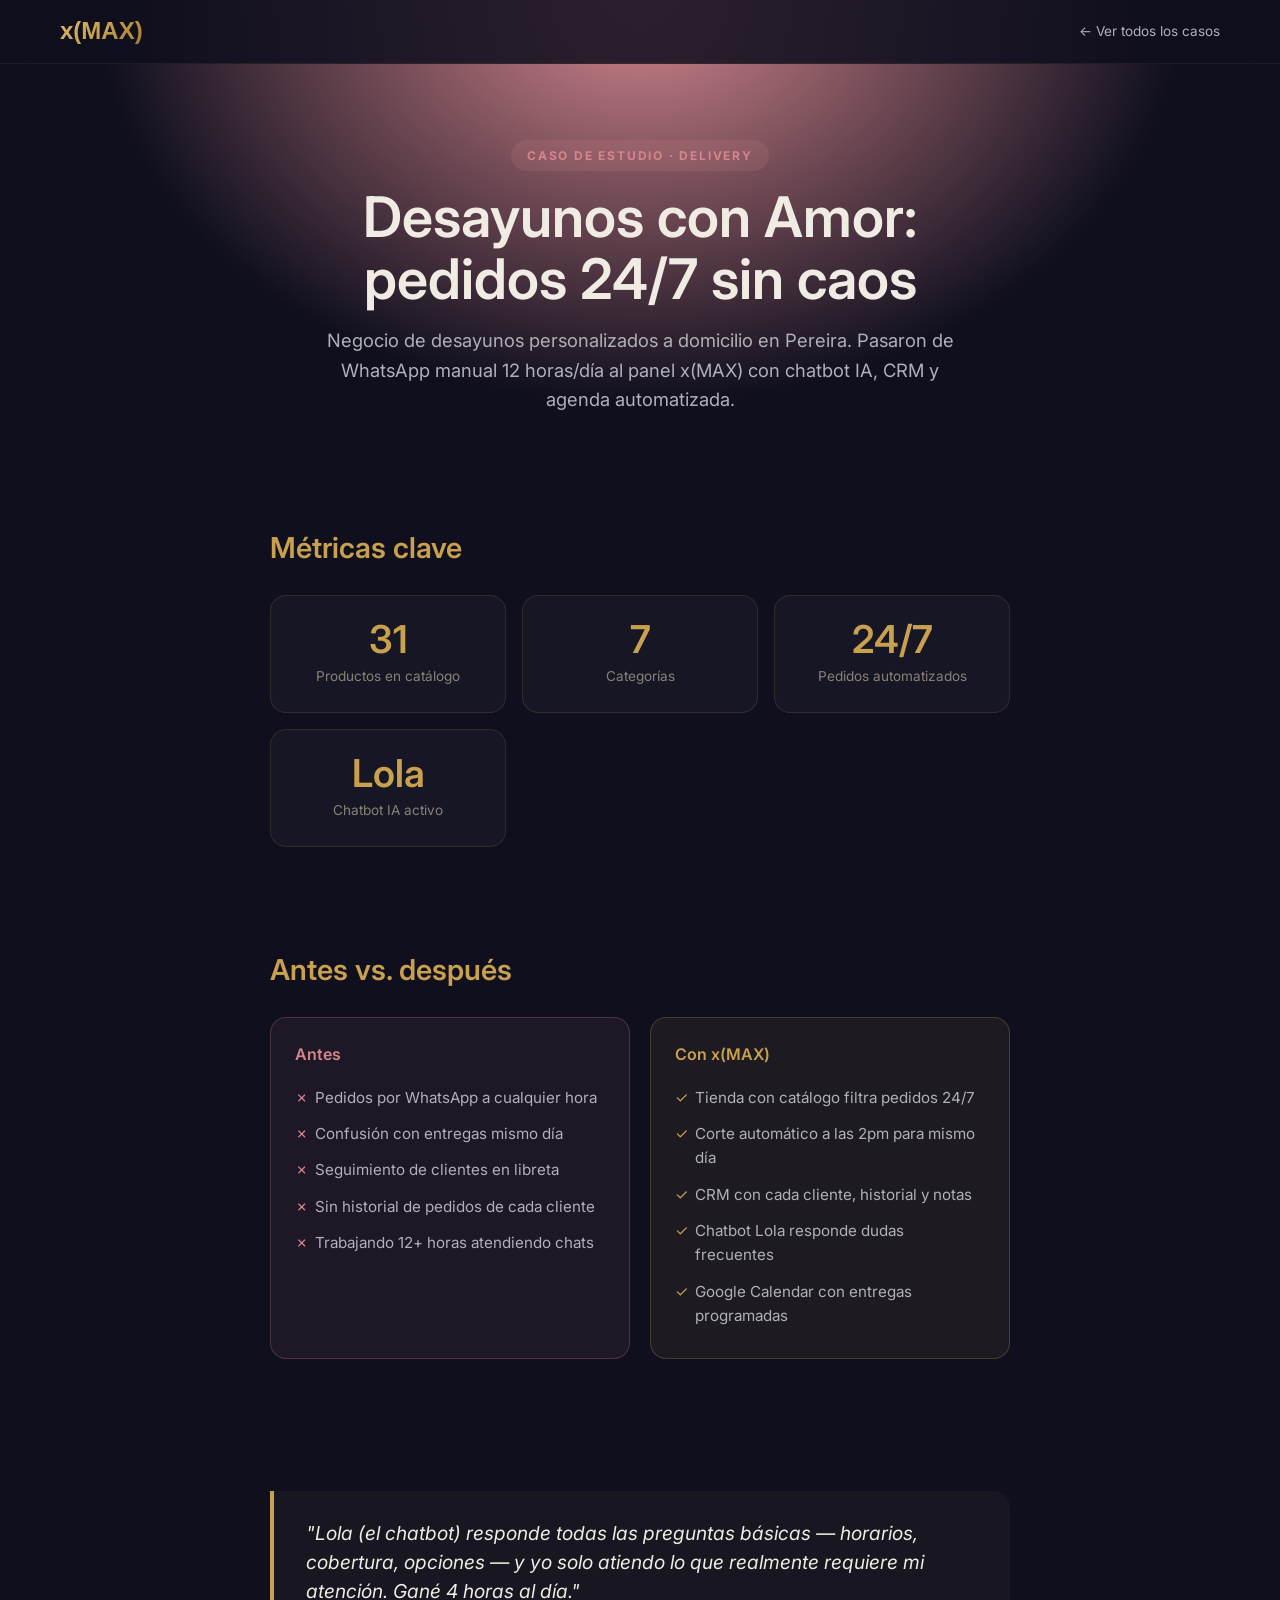
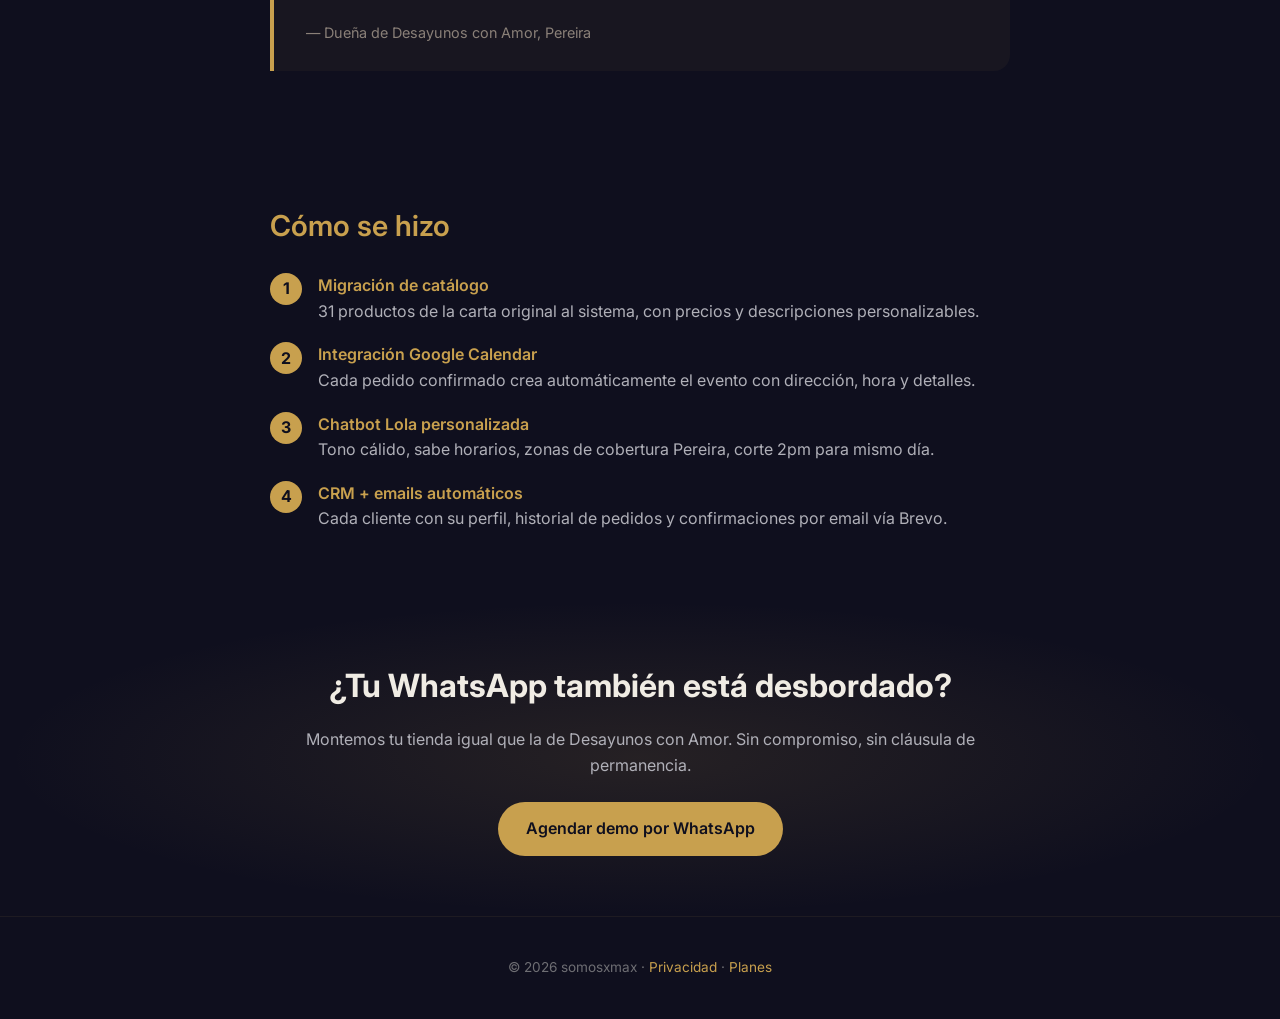
<file: casos/desayunos-con-amor.html>
<!DOCTYPE html>
<html lang="es">
<head>
    <meta charset="UTF-8">
    <script async src="https://www.googletagmanager.com/gtag/js?id=G-PE68RVN55R"></script>
    <script>window.dataLayer=window.dataLayer||[];function gtag(){dataLayer.push(arguments);}gtag('js',new Date());gtag('config','G-PE68RVN55R');</script>
    <meta name="viewport" content="width=device-width, initial-scale=1.0">
    <title>Caso Desayunos con Amor — somosxmax | Pedidos automatizados en Pereira</title>
    <meta name="description" content="Caso de estudio: Desayunos con Amor pasó de WhatsApp manual a un sistema completo con chatbot Lola, CRM, agenda y pagos. Reciben pedidos 24/7 en Pereira.">
    <link rel="canonical" href="https://somosxmax.widagarpa.workers.dev/casos/desayunos-con-amor.html">
    <meta property="og:title" content="Caso Desayunos con Amor — Pedidos automatizados 24/7">
    <meta property="og:description" content="De WhatsApp caótico a sistema completo con chatbot IA y agenda. Caso real en Pereira.">
    <meta property="og:url" content="https://somosxmax.widagarpa.workers.dev/casos/desayunos-con-amor.html">
    <meta property="og:type" content="article">
    <link rel="icon" type="image/svg+xml" href="../assets/favicon.svg">
    <link rel="preconnect" href="https://fonts.googleapis.com">
    <link rel="preconnect" href="https://fonts.gstatic.com" crossorigin>
    <link href="https://fonts.googleapis.com/css2?family=Inter:wght@300;400;500;600;700&display=swap" rel="stylesheet">
    <link href="https://api.fontshare.com/v2/css?f[]=clash-display@400,500,600&display=swap" rel="stylesheet">
    <link rel="stylesheet" href="../assets/case-study.css">
    <style>:root { --case-accent: #d4868c; --case-accent-soft: rgba(212,134,140,.15); }</style>
</head>
<body>

<nav class="nav">
    <a href="../index.html" class="logo-xmax" aria-label="x(MAX)">x(MAX)</a>
    <a href="../index.html#planes" class="nav-back">&larr; Ver todos los casos</a>
</nav>

<header class="hero">
    <div class="container">
        <span class="case-tag">Caso de estudio · Delivery</span>
        <h1>Desayunos con Amor:<br>pedidos 24/7 sin caos</h1>
        <p class="hero-sub">Negocio de desayunos personalizados a domicilio en Pereira. Pasaron de WhatsApp manual 12 horas/día al panel x(MAX) con chatbot IA, CRM y agenda automatizada.</p>
    </div>
</header>

<section>
    <div class="container">
        <h2 class="section-title">Métricas clave</h2>
        <div class="metrics-grid">
            <div class="metric"><div class="metric-num">31</div><div class="metric-label">Productos en catálogo</div></div>
            <div class="metric"><div class="metric-num">7</div><div class="metric-label">Categorías</div></div>
            <div class="metric"><div class="metric-num">24/7</div><div class="metric-label">Pedidos automatizados</div></div>
            <div class="metric"><div class="metric-num">Lola</div><div class="metric-label">Chatbot IA activo</div></div>
        </div>
    </div>
</section>

<section>
    <div class="container">
        <h2 class="section-title">Antes vs. después</h2>
        <div class="before-after">
            <div class="before">
                <h3>Antes</h3>
                <ul>
                    <li>Pedidos por WhatsApp a cualquier hora</li>
                    <li>Confusión con entregas mismo día</li>
                    <li>Seguimiento de clientes en libreta</li>
                    <li>Sin historial de pedidos de cada cliente</li>
                    <li>Trabajando 12+ horas atendiendo chats</li>
                </ul>
            </div>
            <div class="after">
                <h3>Con x(MAX)</h3>
                <ul>
                    <li>Tienda con catálogo filtra pedidos 24/7</li>
                    <li>Corte automático a las 2pm para mismo día</li>
                    <li>CRM con cada cliente, historial y notas</li>
                    <li>Chatbot Lola responde dudas frecuentes</li>
                    <li>Google Calendar con entregas programadas</li>
                </ul>
            </div>
        </div>
    </div>
</section>

<section>
    <div class="container">
        <div class="quote">
            "Lola (el chatbot) responde todas las preguntas básicas — horarios, cobertura, opciones — y yo solo atiendo lo que realmente requiere mi atención. Gané 4 horas al día."
            <span class="quote-author">— Dueña de Desayunos con Amor, Pereira</span>
        </div>
    </div>
</section>

<section>
    <div class="container">
        <h2 class="section-title">Cómo se hizo</h2>
        <ol class="steps-list">
            <li><span class="step-num">1</span><div><strong class="step-title">Migración de catálogo</strong><br><span class="step-body">31 productos de la carta original al sistema, con precios y descripciones personalizables.</span></div></li>
            <li><span class="step-num">2</span><div><strong class="step-title">Integración Google Calendar</strong><br><span class="step-body">Cada pedido confirmado crea automáticamente el evento con dirección, hora y detalles.</span></div></li>
            <li><span class="step-num">3</span><div><strong class="step-title">Chatbot Lola personalizada</strong><br><span class="step-body">Tono cálido, sabe horarios, zonas de cobertura Pereira, corte 2pm para mismo día.</span></div></li>
            <li><span class="step-num">4</span><div><strong class="step-title">CRM + emails automáticos</strong><br><span class="step-body">Cada cliente con su perfil, historial de pedidos y confirmaciones por email vía Brevo.</span></div></li>
        </ol>
    </div>
</section>

<section class="cta-section">
    <div class="container">
        <h2>¿Tu WhatsApp también está desbordado?</h2>
        <p class="cta-sub">Montemos tu tienda igual que la de Desayunos con Amor. Sin compromiso, sin cláusula de permanencia.</p>
        <a href="https://wa.me/573001620966?text=Hola%2C%20vi%20el%20caso%20de%20Desayunos%20con%20Amor%20y%20quiero%20algo%20similar" class="cta-btn" target="_blank" rel="noopener">Agendar demo por WhatsApp</a>
    </div>
</section>

<footer>
    <div class="container">
        <p>© 2026 somosxmax · <a href="../privacidad.html">Privacidad</a> · <a href="../index.html#planes">Planes</a></p>
    </div>
</footer>

</body>
</html>
</file>
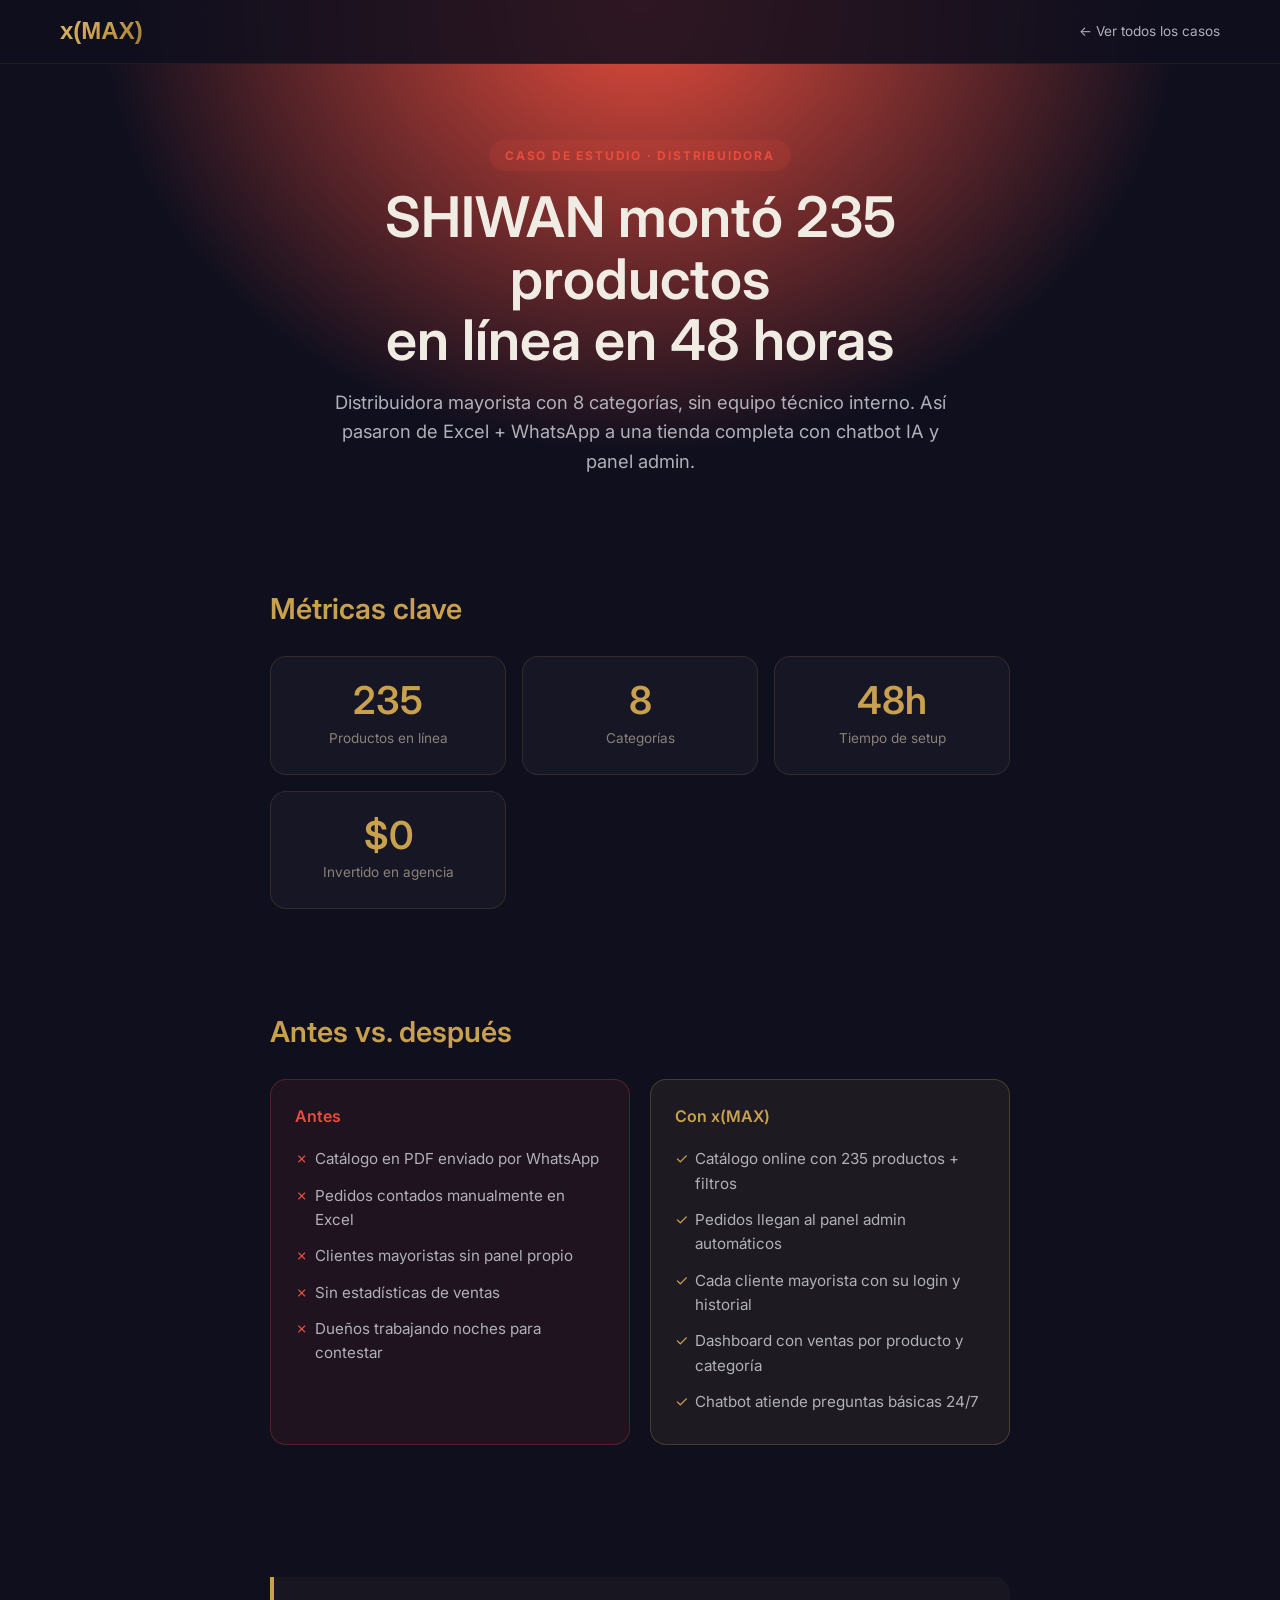
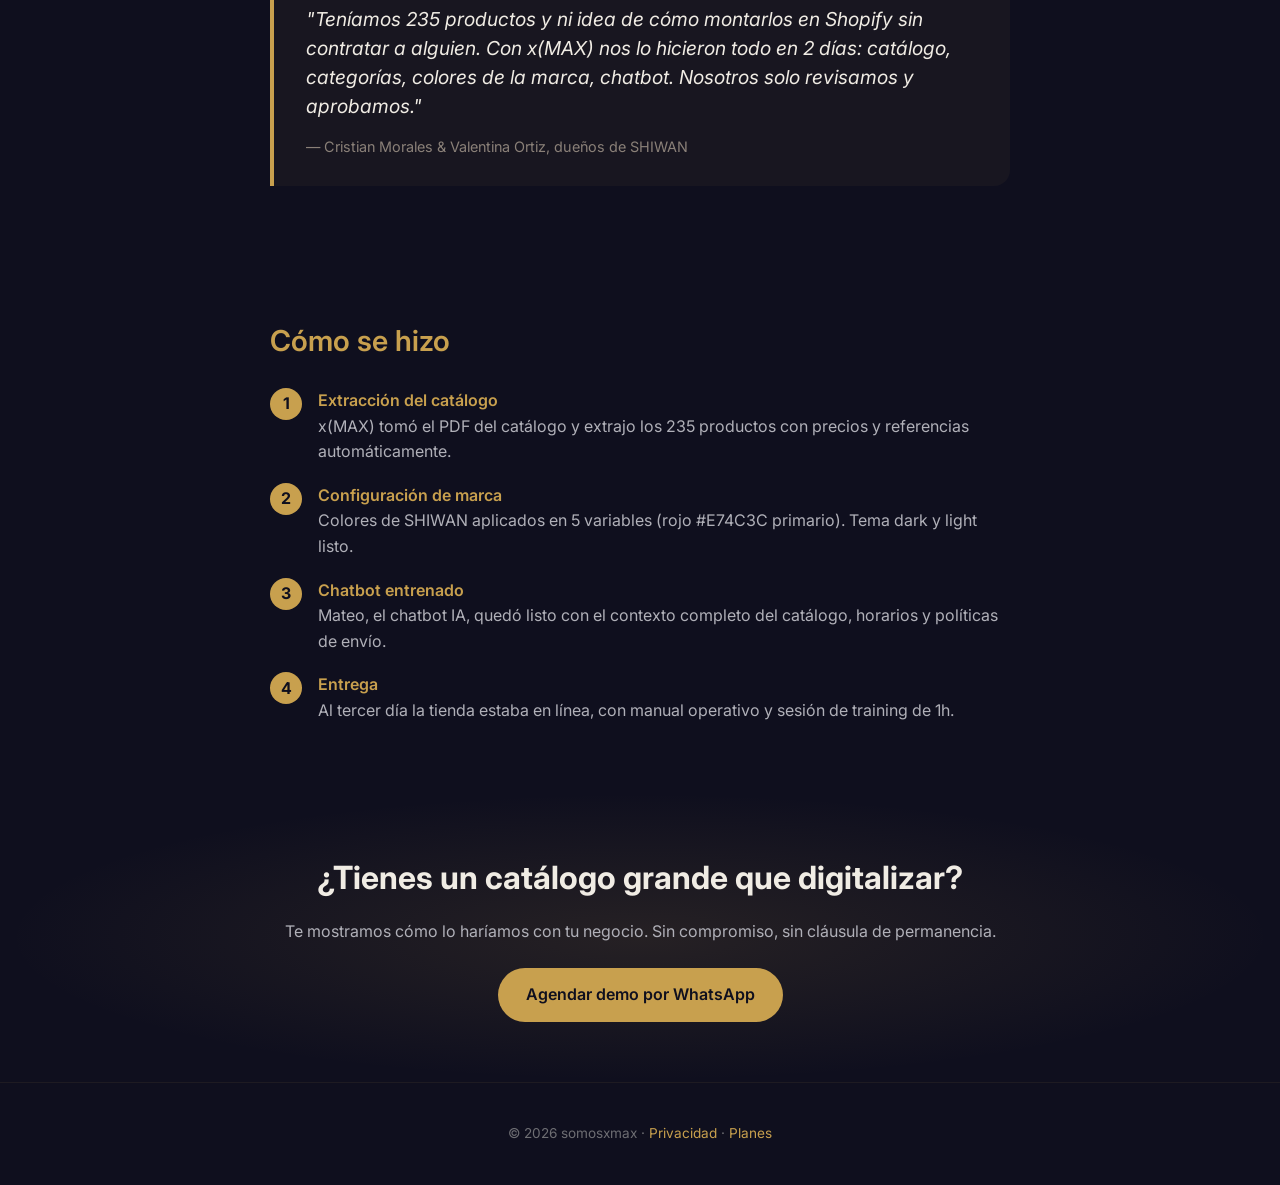
<file: casos/shiwan.html>
<!DOCTYPE html>
<html lang="es">
<head>
    <meta charset="UTF-8">
    <script async src="https://www.googletagmanager.com/gtag/js?id=G-PE68RVN55R"></script>
    <script>window.dataLayer=window.dataLayer||[];function gtag(){dataLayer.push(arguments);}gtag('js',new Date());gtag('config','G-PE68RVN55R');</script>
    <meta name="viewport" content="width=device-width, initial-scale=1.0">
    <title>Caso SHIWAN — somosxmax | Distribuidora con 235 productos en 48h</title>
    <meta name="description" content="Caso de estudio: SHIWAN, distribuidora mayorista con 235 productos y 8 categorías montó su tienda online con x(MAX) en 48 horas. Lee sus resultados.">
    <link rel="canonical" href="https://somosxmax.widagarpa.workers.dev/casos/shiwan.html">
    <meta property="og:title" content="Caso SHIWAN — 235 productos en línea en 48 horas">
    <meta property="og:description" content="Cómo una distribuidora mayorista se digitalizó completa con x(MAX) en 2 días.">
    <meta property="og:url" content="https://somosxmax.widagarpa.workers.dev/casos/shiwan.html">
    <meta property="og:type" content="article">
    <link rel="icon" type="image/svg+xml" href="../assets/favicon.svg">
    <link rel="preconnect" href="https://fonts.googleapis.com">
    <link rel="preconnect" href="https://fonts.gstatic.com" crossorigin>
    <link href="https://fonts.googleapis.com/css2?family=Inter:wght@300;400;500;600;700&display=swap" rel="stylesheet">
    <link href="https://api.fontshare.com/v2/css?f[]=clash-display@400,500,600&display=swap" rel="stylesheet">
    <link rel="stylesheet" href="../assets/case-study.css">
    <style>:root { --case-accent: #e74c3c; --case-accent-soft: rgba(231,76,60,.15); }</style>
</head>
<body>

<nav class="nav">
    <a href="../index.html" class="logo-xmax" aria-label="x(MAX)">x(MAX)</a>
    <a href="../index.html#planes" class="nav-back">&larr; Ver todos los casos</a>
</nav>

<header class="hero">
    <div class="container">
        <span class="case-tag">Caso de estudio · Distribuidora</span>
        <h1>SHIWAN montó 235 productos<br>en línea en 48 horas</h1>
        <p class="hero-sub">Distribuidora mayorista con 8 categorías, sin equipo técnico interno. Así pasaron de Excel + WhatsApp a una tienda completa con chatbot IA y panel admin.</p>
    </div>
</header>

<section>
    <div class="container">
        <h2 class="section-title">Métricas clave</h2>
        <div class="metrics-grid">
            <div class="metric"><div class="metric-num">235</div><div class="metric-label">Productos en línea</div></div>
            <div class="metric"><div class="metric-num">8</div><div class="metric-label">Categorías</div></div>
            <div class="metric"><div class="metric-num">48h</div><div class="metric-label">Tiempo de setup</div></div>
            <div class="metric"><div class="metric-num">$0</div><div class="metric-label">Invertido en agencia</div></div>
        </div>
    </div>
</section>

<section>
    <div class="container">
        <h2 class="section-title">Antes vs. después</h2>
        <div class="before-after">
            <div class="before">
                <h3>Antes</h3>
                <ul>
                    <li>Catálogo en PDF enviado por WhatsApp</li>
                    <li>Pedidos contados manualmente en Excel</li>
                    <li>Clientes mayoristas sin panel propio</li>
                    <li>Sin estadísticas de ventas</li>
                    <li>Dueños trabajando noches para contestar</li>
                </ul>
            </div>
            <div class="after">
                <h3>Con x(MAX)</h3>
                <ul>
                    <li>Catálogo online con 235 productos + filtros</li>
                    <li>Pedidos llegan al panel admin automáticos</li>
                    <li>Cada cliente mayorista con su login y historial</li>
                    <li>Dashboard con ventas por producto y categoría</li>
                    <li>Chatbot atiende preguntas básicas 24/7</li>
                </ul>
            </div>
        </div>
    </div>
</section>

<section>
    <div class="container">
        <div class="quote">
            "Teníamos 235 productos y ni idea de cómo montarlos en Shopify sin contratar a alguien. Con x(MAX) nos lo hicieron todo en 2 días: catálogo, categorías, colores de la marca, chatbot. Nosotros solo revisamos y aprobamos."
            <span class="quote-author">— Cristian Morales & Valentina Ortiz, dueños de SHIWAN</span>
        </div>
    </div>
</section>

<section>
    <div class="container">
        <h2 class="section-title">Cómo se hizo</h2>
        <ol class="steps-list">
            <li><span class="step-num">1</span><div><strong class="step-title">Extracción del catálogo</strong><br><span class="step-body">x(MAX) tomó el PDF del catálogo y extrajo los 235 productos con precios y referencias automáticamente.</span></div></li>
            <li><span class="step-num">2</span><div><strong class="step-title">Configuración de marca</strong><br><span class="step-body">Colores de SHIWAN aplicados en 5 variables (rojo #E74C3C primario). Tema dark y light listo.</span></div></li>
            <li><span class="step-num">3</span><div><strong class="step-title">Chatbot entrenado</strong><br><span class="step-body">Mateo, el chatbot IA, quedó listo con el contexto completo del catálogo, horarios y políticas de envío.</span></div></li>
            <li><span class="step-num">4</span><div><strong class="step-title">Entrega</strong><br><span class="step-body">Al tercer día la tienda estaba en línea, con manual operativo y sesión de training de 1h.</span></div></li>
        </ol>
    </div>
</section>

<section class="cta-section">
    <div class="container">
        <h2>¿Tienes un catálogo grande que digitalizar?</h2>
        <p class="cta-sub">Te mostramos cómo lo haríamos con tu negocio. Sin compromiso, sin cláusula de permanencia.</p>
        <a href="https://wa.me/573001620966?text=Hola%2C%20vi%20el%20caso%20de%20SHIWAN%20y%20quiero%20lo%20mismo%20para%20mi%20negocio" class="cta-btn" target="_blank" rel="noopener">Agendar demo por WhatsApp</a>
    </div>
</section>

<footer>
    <div class="container">
        <p>© 2026 somosxmax · <a href="../privacidad.html">Privacidad</a> · <a href="../index.html#planes">Planes</a></p>
    </div>
</footer>

</body>
</html>
</file>
<file: assets/case-study.css>
/* Estilos compartidos para páginas de caso de estudio.
   Cada case study define su --case-accent (ej: #e74c3c SHIWAN, #d4868c DCA)
   en un <style> inline antes de cargar este archivo, y esta hoja usa esa variable. */

*, *::before, *::after { margin: 0; padding: 0; box-sizing: border-box; }

:root {
    --black: #0f0f1e;
    --white: #f0ece4;
    --gray-300: #b0b0b8;
    --gray-400: #8a8078;
    --gray-500: #6e6e73;
    --accent: #c8a04e;
    --accent-light: #dbb96a;
    --accent-glow: rgba(200,160,78,.12);
    --case-accent: #c8a04e; /* fallback, cada página lo sobreescribe */
    --case-accent-soft: rgba(200,160,78,.15);
    --font-primary: 'Inter', -apple-system, sans-serif;
    --font-display: 'Clash Display', 'Inter', sans-serif;
}

html { scroll-behavior: smooth; -webkit-font-smoothing: antialiased; }
body { font-family: var(--font-primary); background: var(--black); color: var(--white); line-height: 1.6; }
a { text-decoration: none; color: inherit; }
.container { max-width: 860px; margin: 0 auto; padding: 0 clamp(20px, 5vw, 60px); }

.nav {
    position: fixed; top: 0; left: 0; right: 0; z-index: 100;
    padding: 0 clamp(20px, 5vw, 60px); height: 64px;
    display: flex; align-items: center; justify-content: space-between;
    background: rgba(15,15,30,.85); backdrop-filter: blur(20px);
    border-bottom: 1px solid rgba(200,160,78,.08);
}
.nav-back { font-size: .85rem; color: var(--gray-300); }
.nav-back:hover { color: var(--white); }
.logo-xmax {
    display: inline-flex; font-family: 'Clash Display', sans-serif; font-weight: 600; font-size: 24px;
    background: linear-gradient(135deg, #dbb96a 0%, #c8a04e 50%, #9a7a2e 100%);
    -webkit-background-clip: text; -webkit-text-fill-color: transparent; background-clip: text;
}

.hero { padding: 140px 20px 60px; text-align: center;
    background: radial-gradient(ellipse at 50% 0%, var(--case-accent) 0%, transparent 60%); }
.case-tag {
    display: inline-block; padding: 6px 16px;
    background: var(--case-accent-soft); color: var(--case-accent);
    border-radius: 100px; font-size: .75rem; font-weight: 700;
    letter-spacing: .15em; text-transform: uppercase; margin-bottom: 16px;
}
.hero h1 { font-family: var(--font-display); font-size: clamp(2rem, 6vw, 3.5rem); font-weight: 600; line-height: 1.1; margin-bottom: 16px; }
.hero-sub { color: var(--gray-300); font-size: clamp(1rem, 2vw, 1.15rem); max-width: 640px; margin: 0 auto; }

section { padding: 50px 0; }
.section-title { font-family: var(--font-display); font-size: 1.8rem; font-weight: 600; margin-bottom: 24px; color: var(--accent); }

.metrics-grid { display: grid; grid-template-columns: repeat(auto-fit, minmax(200px, 1fr)); gap: 16px; }
.metric { background: rgba(255,255,255,.03); border: 1px solid rgba(200,160,78,.15); border-radius: 16px; padding: 24px; text-align: center; }
.metric-num { font-family: var(--font-display); font-size: 2.4rem; font-weight: 600; color: var(--accent); line-height: 1; }
.metric-label { color: var(--gray-400); font-size: .85rem; margin-top: 8px; }

.before-after { display: grid; grid-template-columns: 1fr 1fr; gap: 20px; margin-top: 24px; }
@media (max-width: 640px) { .before-after { grid-template-columns: 1fr; } }
.before, .after { padding: 24px; border-radius: 16px; }
.before { background: color-mix(in srgb, var(--case-accent) 8%, transparent); border: 1px solid color-mix(in srgb, var(--case-accent) 25%, transparent); }
.after { background: rgba(200,160,78,.08); border: 1px solid rgba(200,160,78,.25); }
.before h3 { color: var(--case-accent); margin-bottom: 12px; font-size: 1rem; font-weight: 600; }
.after h3 { color: var(--accent); margin-bottom: 12px; font-size: 1rem; font-weight: 600; }
.before ul, .after ul { list-style: none; padding: 0; }
.before li, .after li { padding: 6px 0; color: var(--gray-300); font-size: .95rem; padding-left: 20px; position: relative; }
.before li::before { content: '\2717'; color: var(--case-accent); position: absolute; left: 0; }
.after li::before { content: '\2713'; color: var(--accent); position: absolute; left: 0; }

.quote { background: rgba(200,160,78,.05); border-left: 4px solid var(--accent); padding: 28px 32px; border-radius: 0 16px 16px 0;
    font-size: 1.2rem; font-style: italic; color: var(--white); margin: 32px 0; line-height: 1.5; }
.quote-author { display: block; margin-top: 16px; font-size: .9rem; font-style: normal; color: var(--gray-400); }

.steps-list { list-style: none; padding: 0; }
.steps-list li { display: flex; gap: 16px; margin-bottom: 18px; }
.step-num { background: var(--accent); color: var(--black); width: 32px; height: 32px; border-radius: 50%; display: flex; align-items: center; justify-content: center; font-weight: 700; flex-shrink: 0; }
.step-title { color: var(--accent); font-weight: 600; }
.step-body { color: var(--gray-300); }

.cta-section { text-align: center; padding: 60px 20px; background: radial-gradient(ellipse at 50% 50%, var(--accent-glow) 0%, transparent 70%); }
.cta-section h2 { font-family: var(--font-display); font-size: 2rem; margin-bottom: 16px; }
.cta-section .cta-sub { color: var(--gray-300); margin-bottom: 24px; }
.cta-btn { display: inline-flex; align-items: center; gap: 10px; padding: 14px 28px; background: var(--accent); color: var(--black); border-radius: 100px; font-weight: 600; transition: transform .2s; }
.cta-btn:hover { transform: translateY(-2px); }

footer { padding: 40px 20px; border-top: 1px solid rgba(200,160,78,.08); text-align: center; color: var(--gray-500); font-size: .85rem; }
footer a { color: var(--accent); }
</file>
